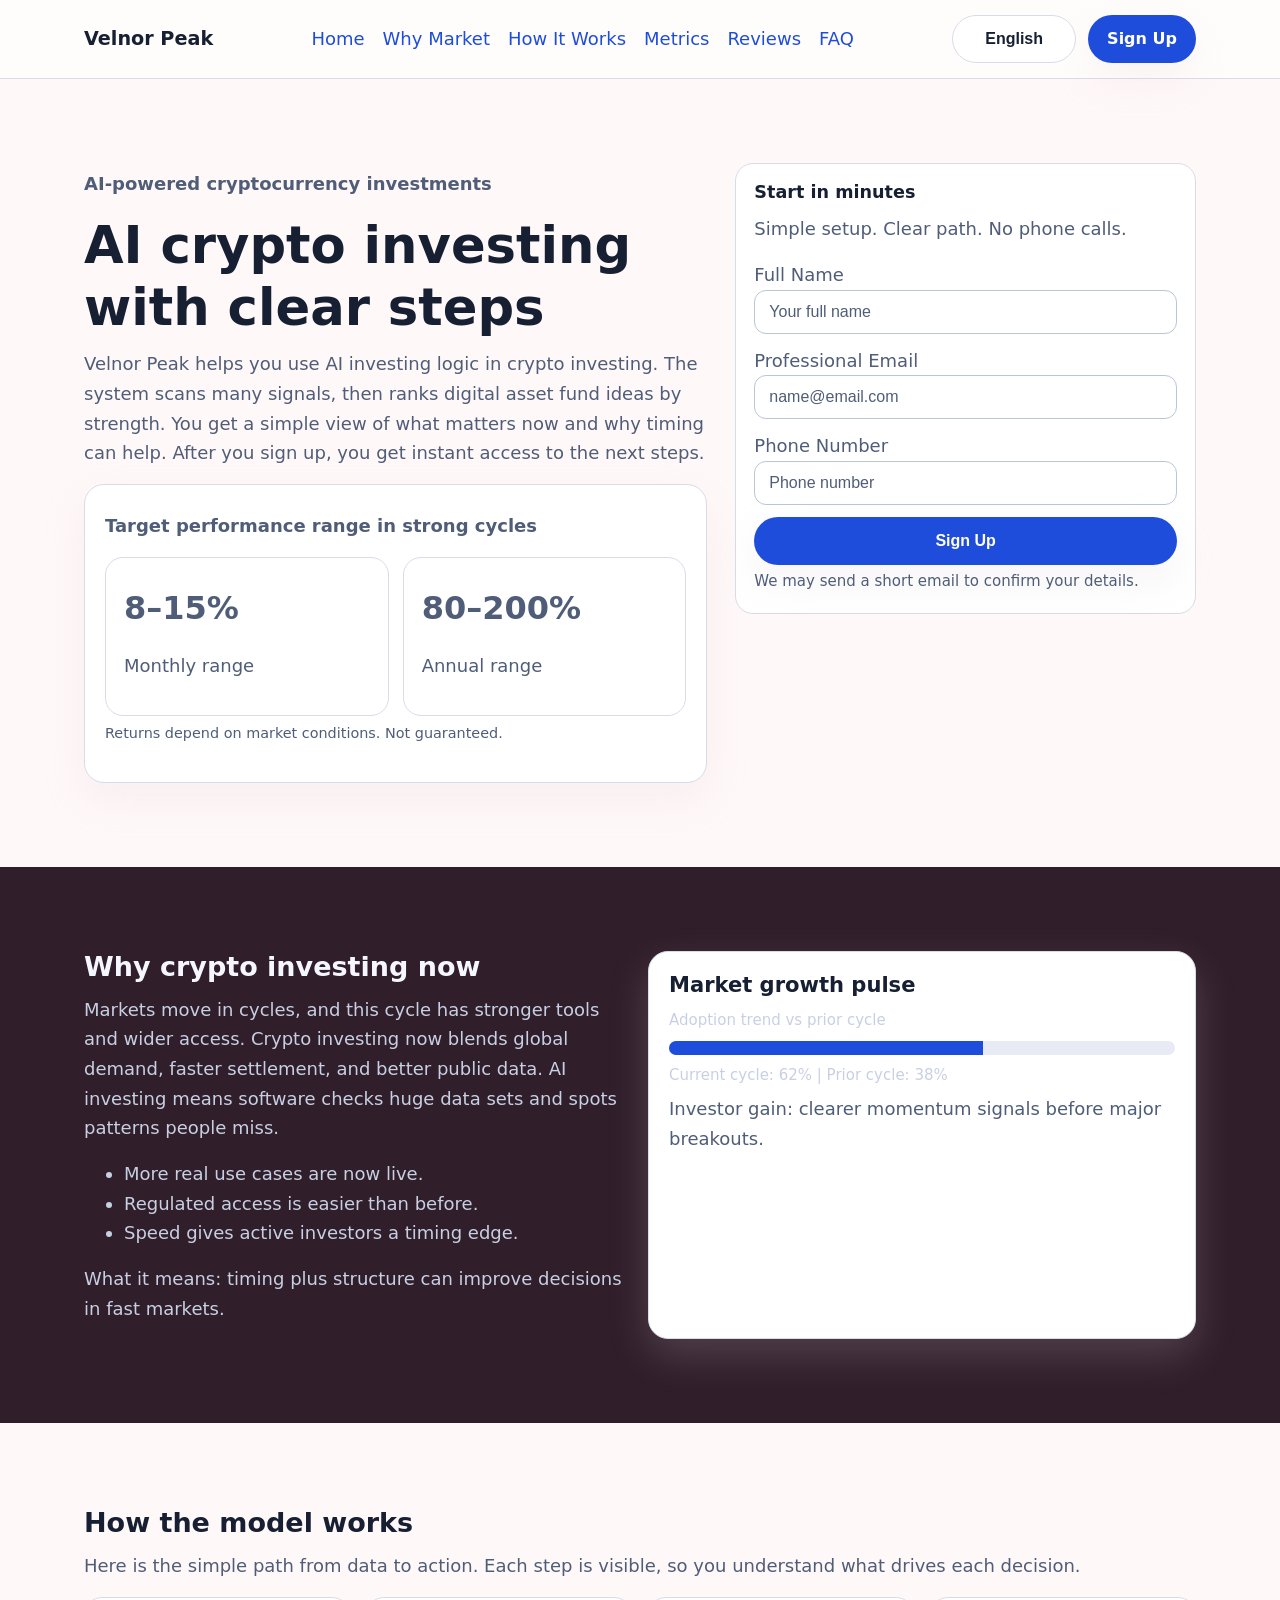
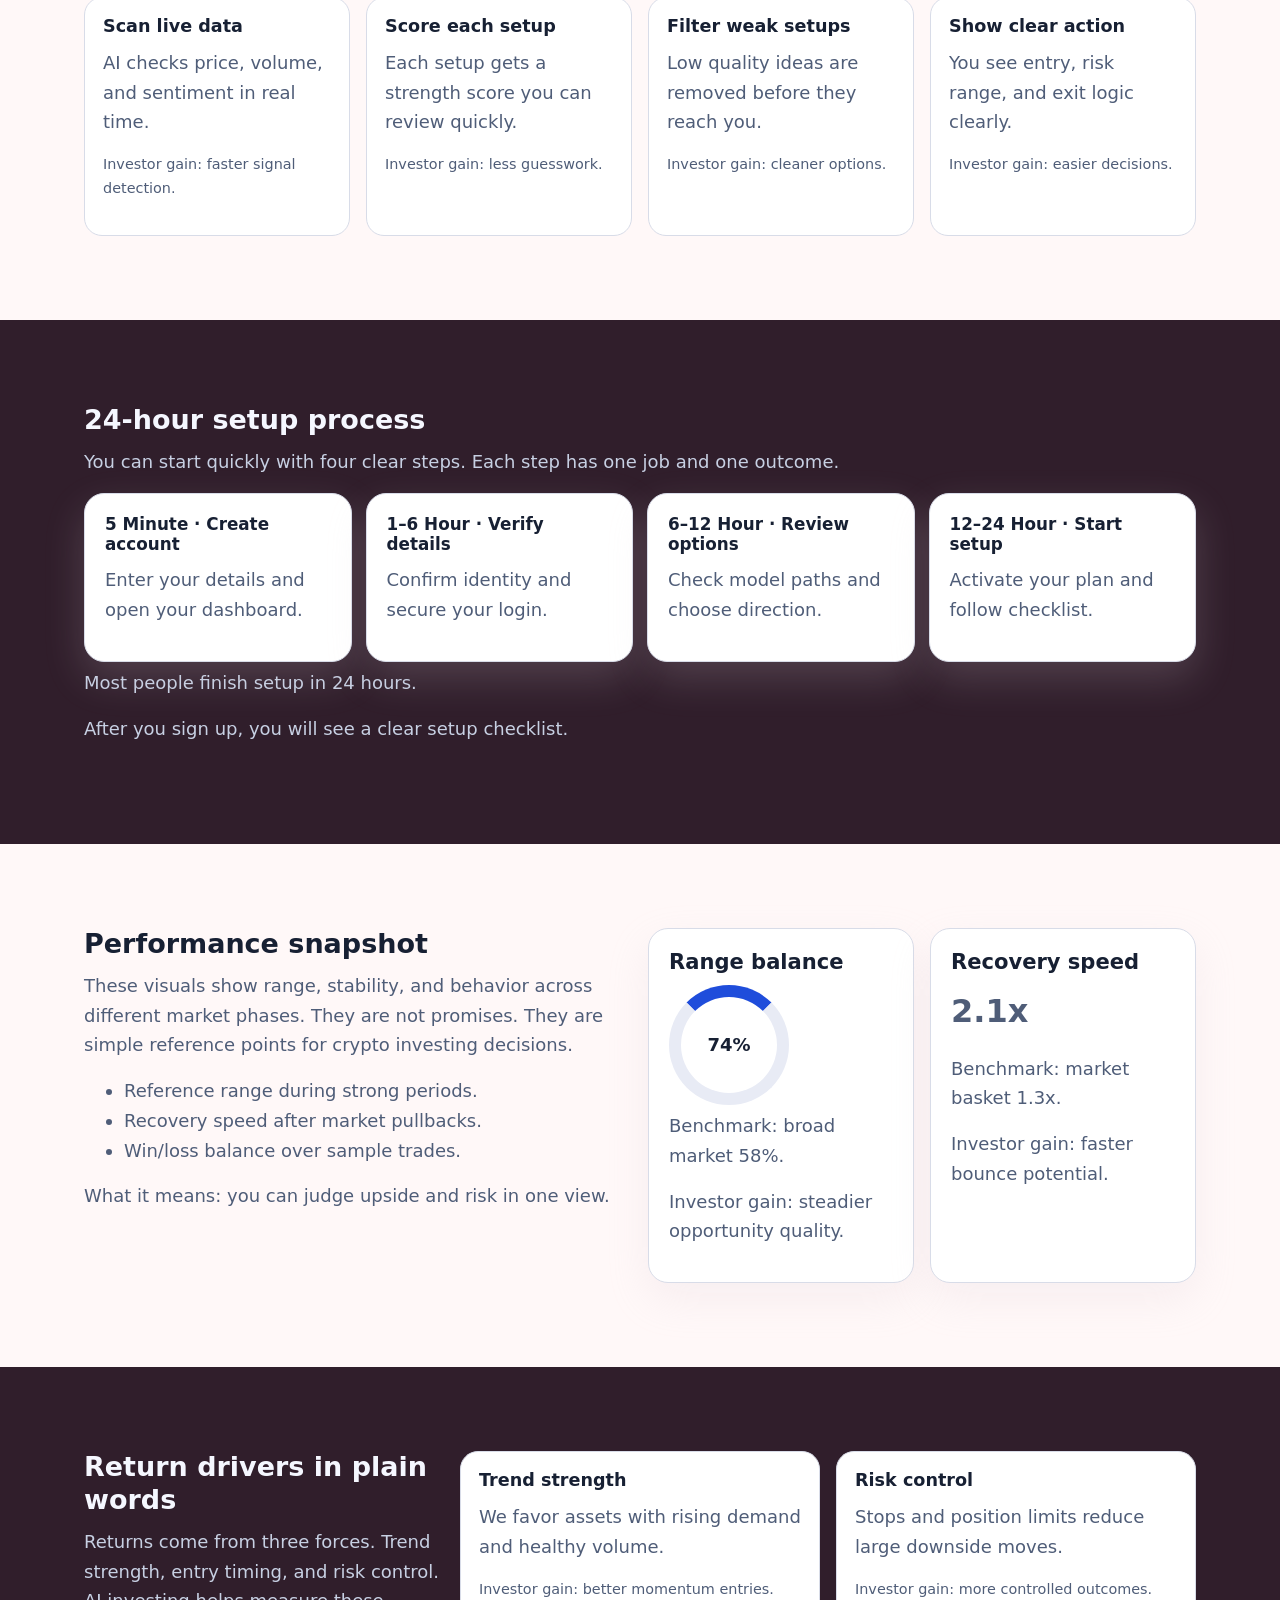
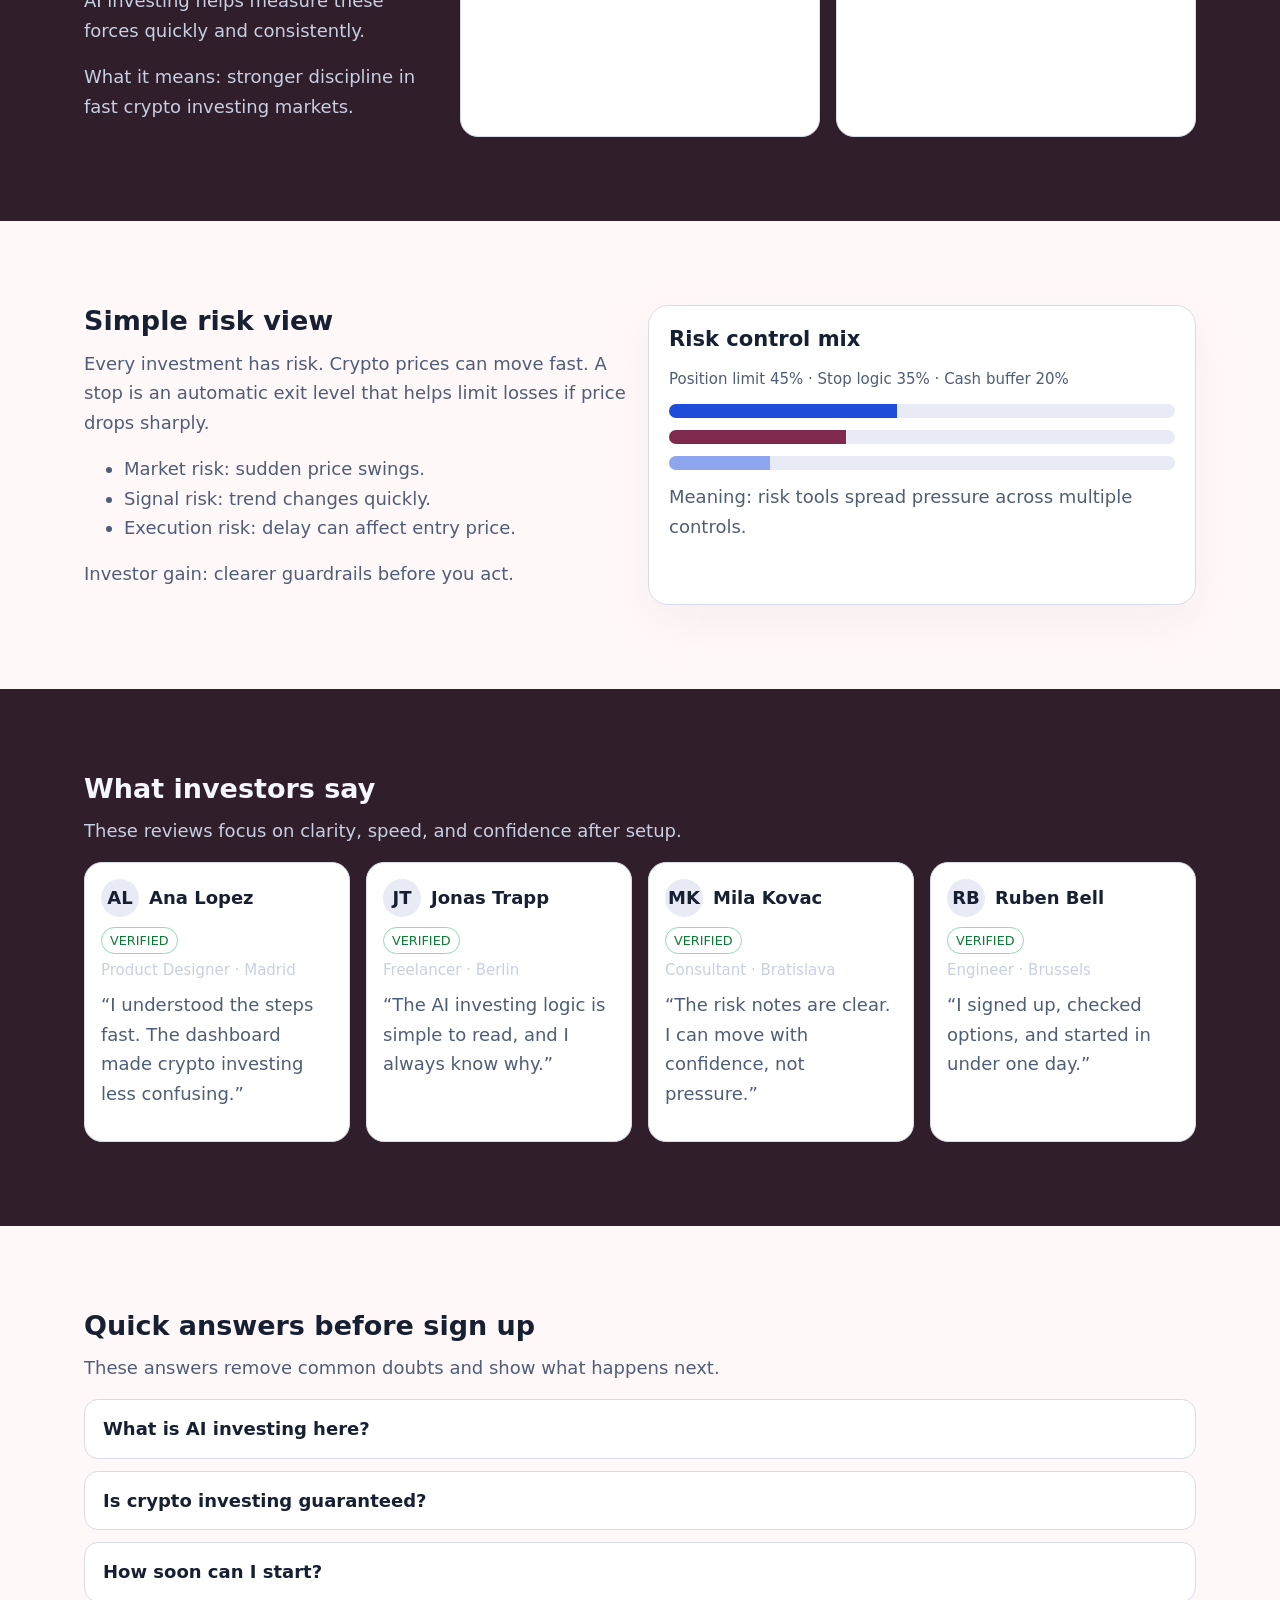
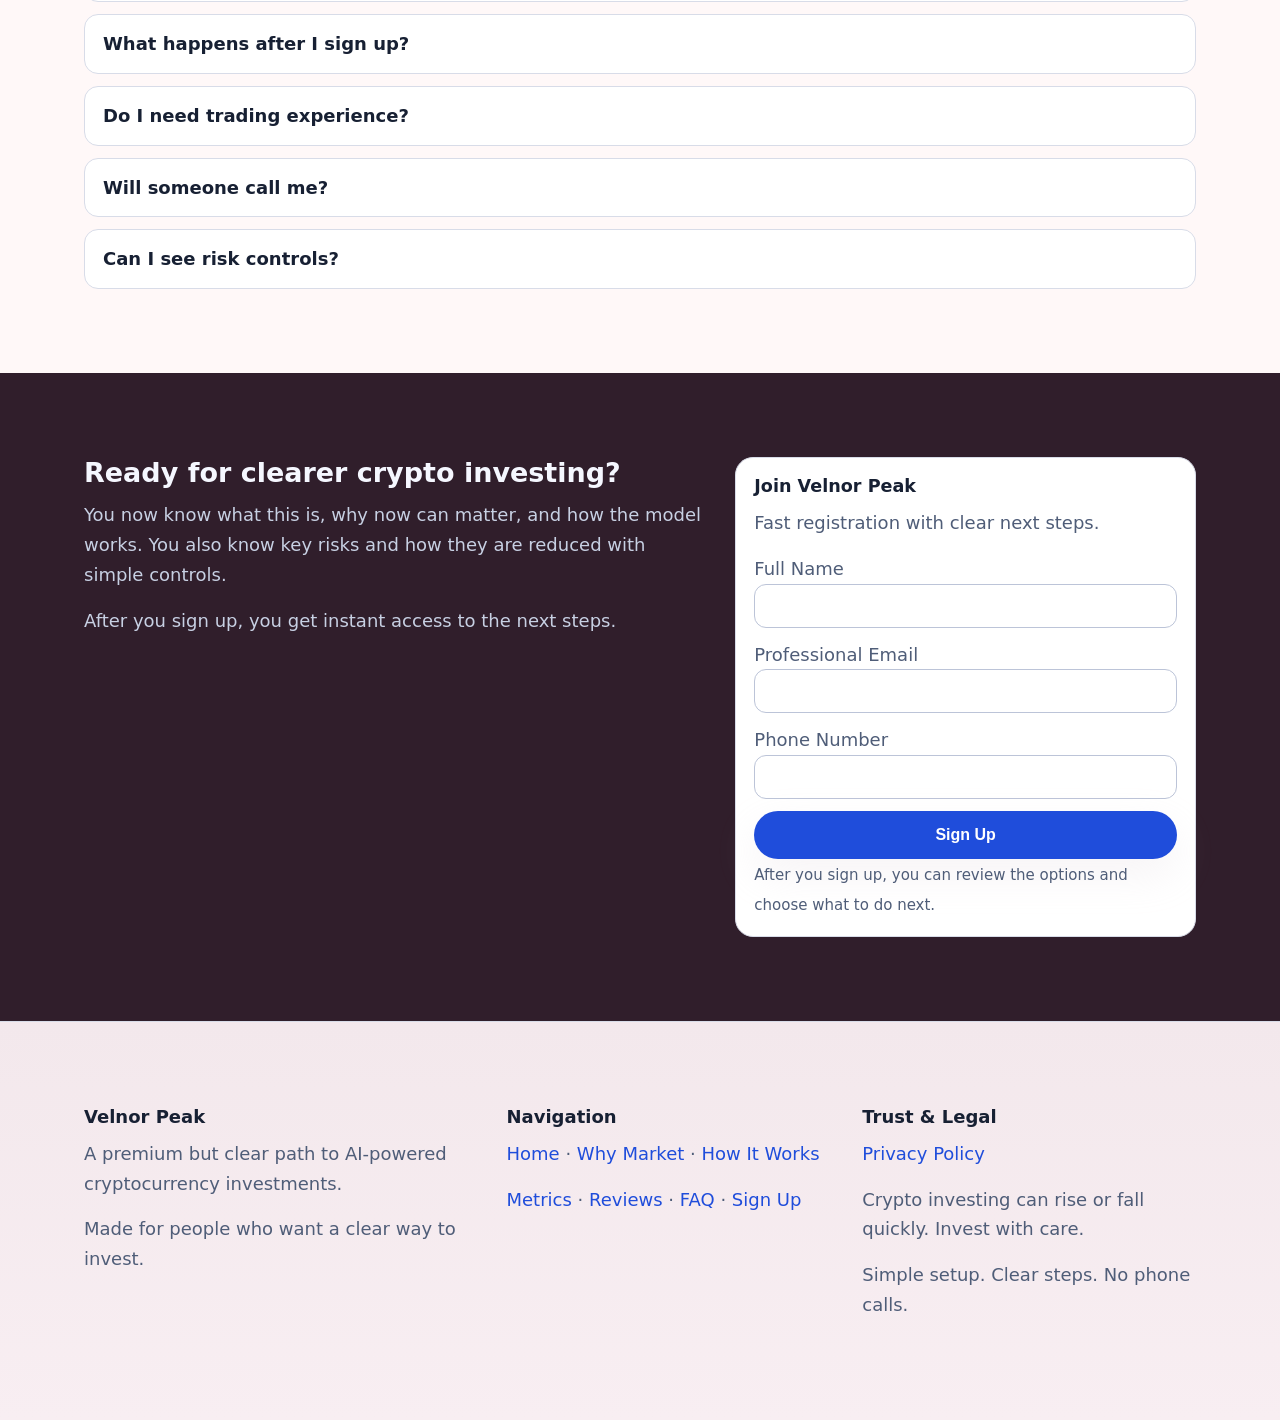
<file: index.html>
<!doctype html>
<html lang="en">
<head>
  <meta charset="UTF-8" />
  <meta name="viewport" content="width=device-width, initial-scale=1.0" />
  <title>Velnor Peak | AI Crypto Investing (English)</title>
  <meta name="description" content="Learn AI-powered crypto investing with simple steps, clear risks, and fast sign up. Page view: English." />
  <link rel="canonical" href="https://velnorpeak.com/index.html" />
  <link rel="alternate" hreflang="en" href="https://velnorpeak.com/index.html" />
  <link rel="alternate" hreflang="de" href="https://velnorpeak.com/de/index.html" />
  <link rel="alternate" hreflang="fr" href="https://velnorpeak.com/fr/index.html" />
  <link rel="alternate" hreflang="es" href="https://velnorpeak.com/es/index.html" />
  <link rel="alternate" hreflang="it" href="https://velnorpeak.com/it/index.html" />
  <link rel="alternate" hreflang="tr" href="https://velnorpeak.com/tr/index.html" />
  <link rel="alternate" hreflang="pt" href="https://velnorpeak.com/pt/index.html" />
  <link rel="alternate" hreflang="ja" href="https://velnorpeak.com/jp/index.html" />
  <link rel="alternate" hreflang="sk" href="https://velnorpeak.com/sk/index.html" />
  <link rel="alternate" hreflang="nl-BE" href="https://velnorpeak.com/be/index.html" />
  <meta property="og:title" content="Velnor Peak | AI Crypto Investing (English)" />
  <meta property="og:description" content="Learn AI-powered crypto investing with simple steps, clear risks, and fast sign up. Page view: English." />
  <meta property="og:type" content="website" />
  <meta property="og:url" content="https://velnorpeak.com/index.html" />
  <meta name="twitter:card" content="summary_large_image" />
  <meta name="twitter:title" content="Velnor Peak | AI Crypto Investing (English)" />
  <meta name="twitter:description" content="Learn AI-powered crypto investing with simple steps, clear risks, and fast sign up. Page view: English." />
  <link rel="stylesheet" href="assets/style.css" />
  <script defer src="assets/app.js"></script>
</head>
<body>
<header>
  <div class="container header-row">
    <div class="brand">Velnor Peak</div>
    <nav class="nav-desktop" aria-label="Primary">
      <a href="#home">Home</a><a href="#market">Why Market</a><a href="#model">How It Works</a><a href="#metrics">Metrics</a><a href="#reviews">Reviews</a><a href="#faq">FAQ</a>
    </nav>
    <div class="right-zone">
      <div class="lang">
        <button class="lang-toggle" aria-label="Language menu">English</button>
        <div class="lang-menu">
          <a href="index.html"><svg class="flag" viewBox="0 0 20 20" aria-hidden="true"><circle cx="10" cy="10" r="9" fill="#e8ebf5"></circle><text x="10" y="13" text-anchor="middle" font-size="7" fill="#172033">GB</text></svg>English</a>
<a href="de/index.html"><svg class="flag" viewBox="0 0 20 20" aria-hidden="true"><circle cx="10" cy="10" r="9" fill="#e8ebf5"></circle><text x="10" y="13" text-anchor="middle" font-size="7" fill="#172033">DE</text></svg>Deutsch</a>
<a href="fr/index.html"><svg class="flag" viewBox="0 0 20 20" aria-hidden="true"><circle cx="10" cy="10" r="9" fill="#e8ebf5"></circle><text x="10" y="13" text-anchor="middle" font-size="7" fill="#172033">FR</text></svg>Français</a>
<a href="es/index.html"><svg class="flag" viewBox="0 0 20 20" aria-hidden="true"><circle cx="10" cy="10" r="9" fill="#e8ebf5"></circle><text x="10" y="13" text-anchor="middle" font-size="7" fill="#172033">ES</text></svg>Español</a>
<a href="it/index.html"><svg class="flag" viewBox="0 0 20 20" aria-hidden="true"><circle cx="10" cy="10" r="9" fill="#e8ebf5"></circle><text x="10" y="13" text-anchor="middle" font-size="7" fill="#172033">IT</text></svg>Italiano</a>
<a href="tr/index.html"><svg class="flag" viewBox="0 0 20 20" aria-hidden="true"><circle cx="10" cy="10" r="9" fill="#e8ebf5"></circle><text x="10" y="13" text-anchor="middle" font-size="7" fill="#172033">TR</text></svg>Türkçe</a>
<a href="pt/index.html"><svg class="flag" viewBox="0 0 20 20" aria-hidden="true"><circle cx="10" cy="10" r="9" fill="#e8ebf5"></circle><text x="10" y="13" text-anchor="middle" font-size="7" fill="#172033">PT</text></svg>Português</a>
<a href="jp/index.html"><svg class="flag" viewBox="0 0 20 20" aria-hidden="true"><circle cx="10" cy="10" r="9" fill="#e8ebf5"></circle><text x="10" y="13" text-anchor="middle" font-size="7" fill="#172033">JP</text></svg>日本語</a>
<a href="sk/index.html"><svg class="flag" viewBox="0 0 20 20" aria-hidden="true"><circle cx="10" cy="10" r="9" fill="#e8ebf5"></circle><text x="10" y="13" text-anchor="middle" font-size="7" fill="#172033">SK</text></svg>Slovak</a>
<a href="be/index.html"><svg class="flag" viewBox="0 0 20 20" aria-hidden="true"><circle cx="10" cy="10" r="9" fill="#e8ebf5"></circle><text x="10" y="13" text-anchor="middle" font-size="7" fill="#172033">BE</text></svg>Nederlands (BE)</a>
        </div>
      </div>
      <a class="btn btn-primary" href="#signup">Sign Up</a>
    </div>
    <button id="burger" class="mobile-toggle" aria-label="Open menu" aria-expanded="false">☰</button>
  </div>
</header>
<div id="backdrop" class="backdrop"></div>
<aside id="drawer" class="drawer" aria-hidden="true">
  <button id="drawerClose" class="btn" aria-label="Close menu">✕</button>
  <nav aria-label="Mobile">
    <p><a href="#home">Home</a></p><p><a href="#market">Why Market</a></p><p><a href="#model">How It Works</a></p><p><a href="#metrics">Metrics</a></p><p><a href="#reviews">Reviews</a></p><p><a href="#faq">FAQ</a></p>
  </nav>
  <div class="lang" style="margin-block:14px">
    <button class="lang-toggle" aria-label="Language menu mobile">English</button>
    <div class="lang-menu"><a href="index.html"><svg class="flag" viewBox="0 0 20 20" aria-hidden="true"><circle cx="10" cy="10" r="9" fill="#e8ebf5"></circle><text x="10" y="13" text-anchor="middle" font-size="7" fill="#172033">GB</text></svg>English</a>
<a href="de/index.html"><svg class="flag" viewBox="0 0 20 20" aria-hidden="true"><circle cx="10" cy="10" r="9" fill="#e8ebf5"></circle><text x="10" y="13" text-anchor="middle" font-size="7" fill="#172033">DE</text></svg>Deutsch</a>
<a href="fr/index.html"><svg class="flag" viewBox="0 0 20 20" aria-hidden="true"><circle cx="10" cy="10" r="9" fill="#e8ebf5"></circle><text x="10" y="13" text-anchor="middle" font-size="7" fill="#172033">FR</text></svg>Français</a>
<a href="es/index.html"><svg class="flag" viewBox="0 0 20 20" aria-hidden="true"><circle cx="10" cy="10" r="9" fill="#e8ebf5"></circle><text x="10" y="13" text-anchor="middle" font-size="7" fill="#172033">ES</text></svg>Español</a>
<a href="it/index.html"><svg class="flag" viewBox="0 0 20 20" aria-hidden="true"><circle cx="10" cy="10" r="9" fill="#e8ebf5"></circle><text x="10" y="13" text-anchor="middle" font-size="7" fill="#172033">IT</text></svg>Italiano</a>
<a href="tr/index.html"><svg class="flag" viewBox="0 0 20 20" aria-hidden="true"><circle cx="10" cy="10" r="9" fill="#e8ebf5"></circle><text x="10" y="13" text-anchor="middle" font-size="7" fill="#172033">TR</text></svg>Türkçe</a>
<a href="pt/index.html"><svg class="flag" viewBox="0 0 20 20" aria-hidden="true"><circle cx="10" cy="10" r="9" fill="#e8ebf5"></circle><text x="10" y="13" text-anchor="middle" font-size="7" fill="#172033">PT</text></svg>Português</a>
<a href="jp/index.html"><svg class="flag" viewBox="0 0 20 20" aria-hidden="true"><circle cx="10" cy="10" r="9" fill="#e8ebf5"></circle><text x="10" y="13" text-anchor="middle" font-size="7" fill="#172033">JP</text></svg>日本語</a>
<a href="sk/index.html"><svg class="flag" viewBox="0 0 20 20" aria-hidden="true"><circle cx="10" cy="10" r="9" fill="#e8ebf5"></circle><text x="10" y="13" text-anchor="middle" font-size="7" fill="#172033">SK</text></svg>Slovak</a>
<a href="be/index.html"><svg class="flag" viewBox="0 0 20 20" aria-hidden="true"><circle cx="10" cy="10" r="9" fill="#e8ebf5"></circle><text x="10" y="13" text-anchor="middle" font-size="7" fill="#172033">BE</text></svg>Nederlands (BE)</a></div>
  </div>
  <a class="btn btn-primary" href="#signup">Sign Up</a>
</aside>

<section id="home" class="section light hero">
  <div class="container hero-grid">
    <div>
      <p class="kicker">AI-powered cryptocurrency investments</p>
      <h1>AI crypto investing with clear steps</h1>
      <p>Velnor Peak helps you use AI investing logic in crypto investing. The system scans many signals, then ranks digital asset fund ideas by strength. You get a simple view of what matters now and why timing can help. After you sign up, you get instant access to the next steps.</p>
      <div class="hero-panel">
        <p><strong>Target performance range in strong cycles</strong></p>
        <div class="performance">
          <div class="card"><p class="big-number">8–15%</p><p>Monthly range</p></div>
          <div class="card"><p class="big-number">80–200%</p><p>Annual range</p></div>
        </div>
        <p class="tiny muted">Returns depend on market conditions. Not guaranteed.</p>
      </div>
    </div>
    <form class="form-card card" id="signup" aria-label="Lead form">
      <h3 class="form-title">Start in minutes</h3>
      <p class="form-sub">Simple setup. Clear path. No phone calls.</p>
      <div class="form-stack">
        <label>Full Name<input type="text" name="name" placeholder="Your full name" required /></label>
        <label>Professional Email<input type="email" name="email" placeholder="name@email.com" required /></label>
        <label>Phone Number<input type="tel" name="phone" placeholder="Phone number" required /></label>
        <button class="btn btn-primary" type="submit">Sign Up</button>
      </div>
      <small>We may send a short email to confirm your details.</small>
    </form>
  </div>
</section>

<section id="market" class="section dark">
  <div class="container grid-2">
    <div>
      <h2>Why crypto investing now</h2>
      <p>Markets move in cycles, and this cycle has stronger tools and wider access. Crypto investing now blends global demand, faster settlement, and better public data. AI investing means software checks huge data sets and spots patterns people miss.</p>
      <ul>
        <li>More real use cases are now live.</li>
        <li>Regulated access is easier than before.</li>
        <li>Speed gives active investors a timing edge.</li>
      </ul>
      <p>What it means: timing plus structure can improve decisions in fast markets.</p>
    </div>
    <div class="visual-card">
      <h3>Market growth pulse</h3>
      <div class="bar-dual">
        <small>Adoption trend vs prior cycle</small>
        <div class="bar"><span class="a"></span></div>
        <small>Current cycle: 62% | Prior cycle: 38%</small>
      </div>
      <p>Investor gain: clearer momentum signals before major breakouts.</p>
    </div>
  </div>
</section>

<section id="model" class="section light">
  <div class="container">
    <h2>How the model works</h2>
    <p>Here is the simple path from data to action. Each step is visible, so you understand what drives each decision.</p>
    <div class="grid-4">
      <article class="card"><h3>Scan live data</h3><p>AI checks price, volume, and sentiment in real time.</p><p class="muted tiny">Investor gain: faster signal detection.</p></article>
      <article class="card"><h3>Score each setup</h3><p>Each setup gets a strength score you can review quickly.</p><p class="muted tiny">Investor gain: less guesswork.</p></article>
      <article class="card"><h3>Filter weak setups</h3><p>Low quality ideas are removed before they reach you.</p><p class="muted tiny">Investor gain: cleaner options.</p></article>
      <article class="card"><h3>Show clear action</h3><p>You see entry, risk range, and exit logic clearly.</p><p class="muted tiny">Investor gain: easier decisions.</p></article>
    </div>
  </div>
</section>

<section class="section dark">
  <div class="container">
    <h2>24-hour setup process</h2>
    <p>You can start quickly with four clear steps. Each step has one job and one outcome.</p>
    <div class="process-row">
      <div class="process-card"><h3>5 Minute · Create account</h3><p>Enter your details and open your dashboard.</p></div>
      <div class="process-card"><h3>1–6 Hour · Verify details</h3><p>Confirm identity and secure your login.</p></div>
      <div class="process-card"><h3>6–12 Hour · Review options</h3><p>Check model paths and choose direction.</p></div>
      <div class="process-card"><h3>12–24 Hour · Start setup</h3><p>Activate your plan and follow checklist.</p></div>
    </div>
    <p>Most people finish setup in 24 hours.</p>
    <p>After you sign up, you will see a clear setup checklist.</p>
  </div>
</section>

<section id="metrics" class="section light">
  <div class="container grid-2">
    <div>
      <h2>Performance snapshot</h2>
      <p>These visuals show range, stability, and behavior across different market phases. They are not promises. They are simple reference points for crypto investing decisions.</p>
      <ul><li>Reference range during strong periods.</li><li>Recovery speed after market pullbacks.</li><li>Win/loss balance over sample trades.</li></ul>
      <p>What it means: you can judge upside and risk in one view.</p>
    </div>
    <div class="grid-2">
      <div class="metric-card"><h3>Range balance</h3><div class="ring">74%</div><p>Benchmark: broad market 58%.</p><p>Investor gain: steadier opportunity quality.</p></div>
      <div class="metric-card"><h3>Recovery speed</h3><p class="big-number">2.1x</p><p>Benchmark: market basket 1.3x.</p><p>Investor gain: faster bounce potential.</p></div>
    </div>
  </div>
</section>

<section class="section dark">
  <div class="container grid-3">
    <div>
      <h2>Return drivers in plain words</h2>
      <p>Returns come from three forces. Trend strength, entry timing, and risk control. AI investing helps measure these forces quickly and consistently.</p>
      <p>What it means: stronger discipline in fast crypto investing markets.</p>
    </div>
    <article class="card"><h3>Trend strength</h3><p>We favor assets with rising demand and healthy volume.</p><p class="muted tiny">Investor gain: better momentum entries.</p></article>
    <article class="card"><h3>Risk control</h3><p>Stops and position limits reduce large downside moves.</p><p class="muted tiny">Investor gain: more controlled outcomes.</p></article>
  </div>
</section>

<section class="section light">
  <div class="container grid-2">
    <div>
      <h2>Simple risk view</h2>
      <p>Every investment has risk. Crypto prices can move fast. A stop is an automatic exit level that helps limit losses if price drops sharply.</p>
      <ul><li>Market risk: sudden price swings.</li><li>Signal risk: trend changes quickly.</li><li>Execution risk: delay can affect entry price.</li></ul>
      <p>Investor gain: clearer guardrails before you act.</p>
    </div>
    <div class="visual-card">
      <h3>Risk control mix</h3>
      <small>Position limit 45% · Stop logic 35% · Cash buffer 20%</small>
      <div class="bar" style="margin:12px 0"><span class="a" style="width:45%"></span></div>
      <div class="bar" style="margin:12px 0"><span class="b" style="width:35%"></span></div>
      <div class="bar" style="margin:12px 0"><span class="a" style="width:20%;background:#8ea5f0"></span></div>
      <p>Meaning: risk tools spread pressure across multiple controls.</p>
    </div>
  </div>
</section>

<section id="reviews" class="section dark">
  <div class="container">
    <h2>What investors say</h2>
    <p>These reviews focus on clarity, speed, and confidence after setup.</p>
    <div class="grid-4">
      <article class="review-card"><div class="review-head"><div class="avatar">AL</div><strong>Ana Lopez</strong><span class="verified">VERIFIED</span></div><small>Product Designer · Madrid</small><p>“I understood the steps fast. The dashboard made crypto investing less confusing.”</p></article>
      <article class="review-card"><div class="review-head"><div class="avatar">JT</div><strong>Jonas Trapp</strong><span class="verified">VERIFIED</span></div><small>Freelancer · Berlin</small><p>“The AI investing logic is simple to read, and I always know why.”</p></article>
      <article class="review-card"><div class="review-head"><div class="avatar">MK</div><strong>Mila Kovac</strong><span class="verified">VERIFIED</span></div><small>Consultant · Bratislava</small><p>“The risk notes are clear. I can move with confidence, not pressure.”</p></article>
      <article class="review-card"><div class="review-head"><div class="avatar">RB</div><strong>Ruben Bell</strong><span class="verified">VERIFIED</span></div><small>Engineer · Brussels</small><p>“I signed up, checked options, and started in under one day.”</p></article>
    </div>
  </div>
</section>

<section id="faq" class="section light">
  <div class="container">
    <h2>Quick answers before sign up</h2>
    <p>These answers remove common doubts and show what happens next.</p>
    <div class="faq-wrap">
      <details class="faq-item"><summary>What is AI investing here?</summary><p>AI investing means software reads market data and ranks setups by strength.</p></details>
      <details class="faq-item"><summary>Is crypto investing guaranteed?</summary><p>No. Returns can change with market conditions, and losses are possible.</p></details>
      <details class="faq-item"><summary>How soon can I start?</summary><p>Most people finish setup in one day and see next steps instantly.</p></details>
      <details class="faq-item"><summary>What happens after I sign up?</summary><p>After you sign up, you can review the options and choose what to do next.</p></details>
      <details class="faq-item"><summary>Do I need trading experience?</summary><p>No. The flow uses simple language and a guided checklist.</p></details>
      <details class="faq-item"><summary>Will someone call me?</summary><p>No phone calls. We may send a short email to confirm details.</p></details>
      <details class="faq-item"><summary>Can I see risk controls?</summary><p>Yes. You can view stop logic, position limits, and scenario notes.</p></details>
    </div>
  </div>
</section>

<section class="section dark">
  <div class="container hero-grid">
    <div>
      <h2>Ready for clearer crypto investing?</h2>
      <p>You now know what this is, why now can matter, and how the model works. You also know key risks and how they are reduced with simple controls.</p>
      <p>After you sign up, you get instant access to the next steps.</p>
    </div>
    <form class="form-card card" aria-label="Final lead form">
      <h3>Join Velnor Peak</h3>
      <p>Fast registration with clear next steps.</p>
      <div class="form-stack">
        <label>Full Name<input type="text" required></label>
        <label>Professional Email<input type="email" required></label>
        <label>Phone Number<input type="tel" required></label>
        <button class="btn btn-primary" type="submit">Sign Up</button>
      </div>
      <small>After you sign up, you can review the options and choose what to do next.</small>
    </form>
  </div>
</section>

<footer class="section footer-panel">
  <div class="container footer-grid">
    <div>
      <h4>Velnor Peak</h4>
      <p>A premium but clear path to AI-powered cryptocurrency investments.</p>
      <p>Made for people who want a clear way to invest.</p>
    </div>
    <div>
      <h4>Navigation</h4>
      <p><a href="#home">Home</a> · <a href="#market">Why Market</a> · <a href="#model">How It Works</a></p>
      <p><a href="#metrics">Metrics</a> · <a href="#reviews">Reviews</a> · <a href="#faq">FAQ</a> · <a href="#signup">Sign Up</a></p>
    </div>
    <div>
      <h4>Trust & Legal</h4>
      <p><a href="#" class="privacy-open">Privacy Policy</a></p>
      <p>Crypto investing can rise or fall quickly. Invest with care.</p>
      <p>Simple setup. Clear steps. No phone calls.</p>
    </div>
  </div>
</footer>

<div class="modal" id="privacyModal" aria-hidden="true" role="dialog" aria-label="Privacy Policy">
  <div class="modal-card">
    <div class="modal-top"><h3>Privacy Policy</h3><button id="modalCloseTop" class="btn" aria-label="Close privacy">✕</button></div>
    <p><strong>Introduction:</strong> We explain data use in simple terms so you know what happens.</p>
    <p><strong>Data collection:</strong> We collect name, email, phone, and basic site usage events.</p>
    <p><strong>Legal basis:</strong> We process data for service delivery, consent, and legal obligations.</p>
    <p><strong>Cookies:</strong> Cookies help remember preferences and improve page performance.</p>
    <p><strong>Retention:</strong> We keep data only as long as needed for service and law.</p>
    <p><strong>Third-party sharing:</strong> We use vetted providers for hosting, analytics, and email support.</p>
    <p><strong>Security:</strong> We apply access controls, encryption, and regular security checks.</p>
    <p><strong>User rights:</strong> You can request access, correction, deletion, or processing limits.</p>
    <p><strong>International transfers:</strong> Some providers process data outside your country with safeguards.</p>
    <p><strong>Industry risk disclosure:</strong> Digital assets are volatile and can lose value quickly.</p>
    <p><strong>Contact:</strong> privacy@velnorpeak.com for policy questions and rights requests.</p>
    <button id="modalCloseBottom" class="btn">Close</button>
  </div>
</div>

<script type="application/ld+json">{"@context":"https://schema.org","@type":"Organization","name":"Velnor Peak","url":"https://velnorpeak.com"}</script>
<script type="application/ld+json">{"@context":"https://schema.org","@type":"WebSite","name":"Velnor Peak","url":"https://velnorpeak.com"}</script>
<script type="application/ld+json">{"@context":"https://schema.org","@type":"FAQPage","mainEntity":[{"@type":"Question","name":"What is AI investing here?","acceptedAnswer":{"@type":"Answer","text":"AI investing means software reads market data and ranks setups by strength."}},{"@type":"Question","name":"What happens after I sign up?","acceptedAnswer":{"@type":"Answer","text":"After you sign up, you can review the options and choose what to do next."}}]}</script>
<script type="application/ld+json">{"@context":"https://schema.org","@type":"Review","author":{"@type":"Person","name":"Ana Lopez"},"reviewBody":"I understood the steps fast. The dashboard made crypto investing less confusing.","reviewRating":{"@type":"Rating","ratingValue":"5"}}</script>
</body>
</html>
</file>
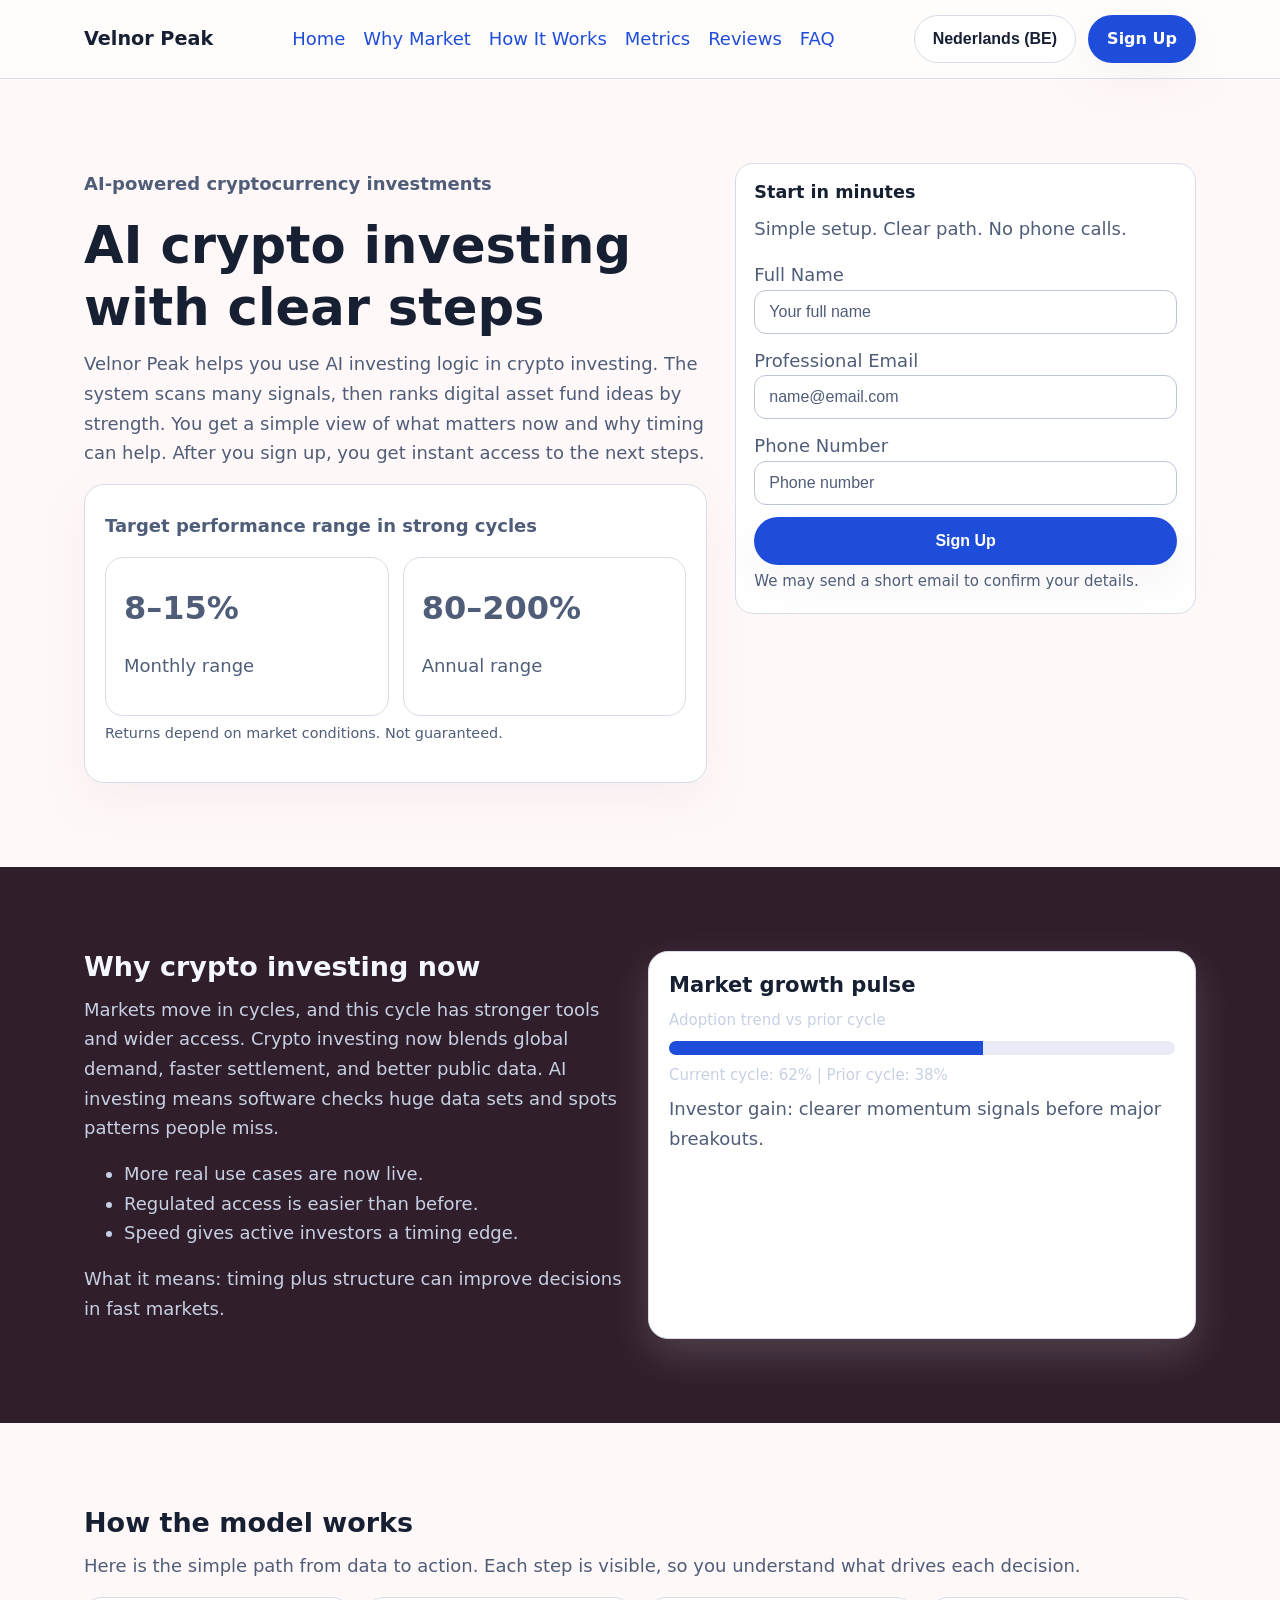
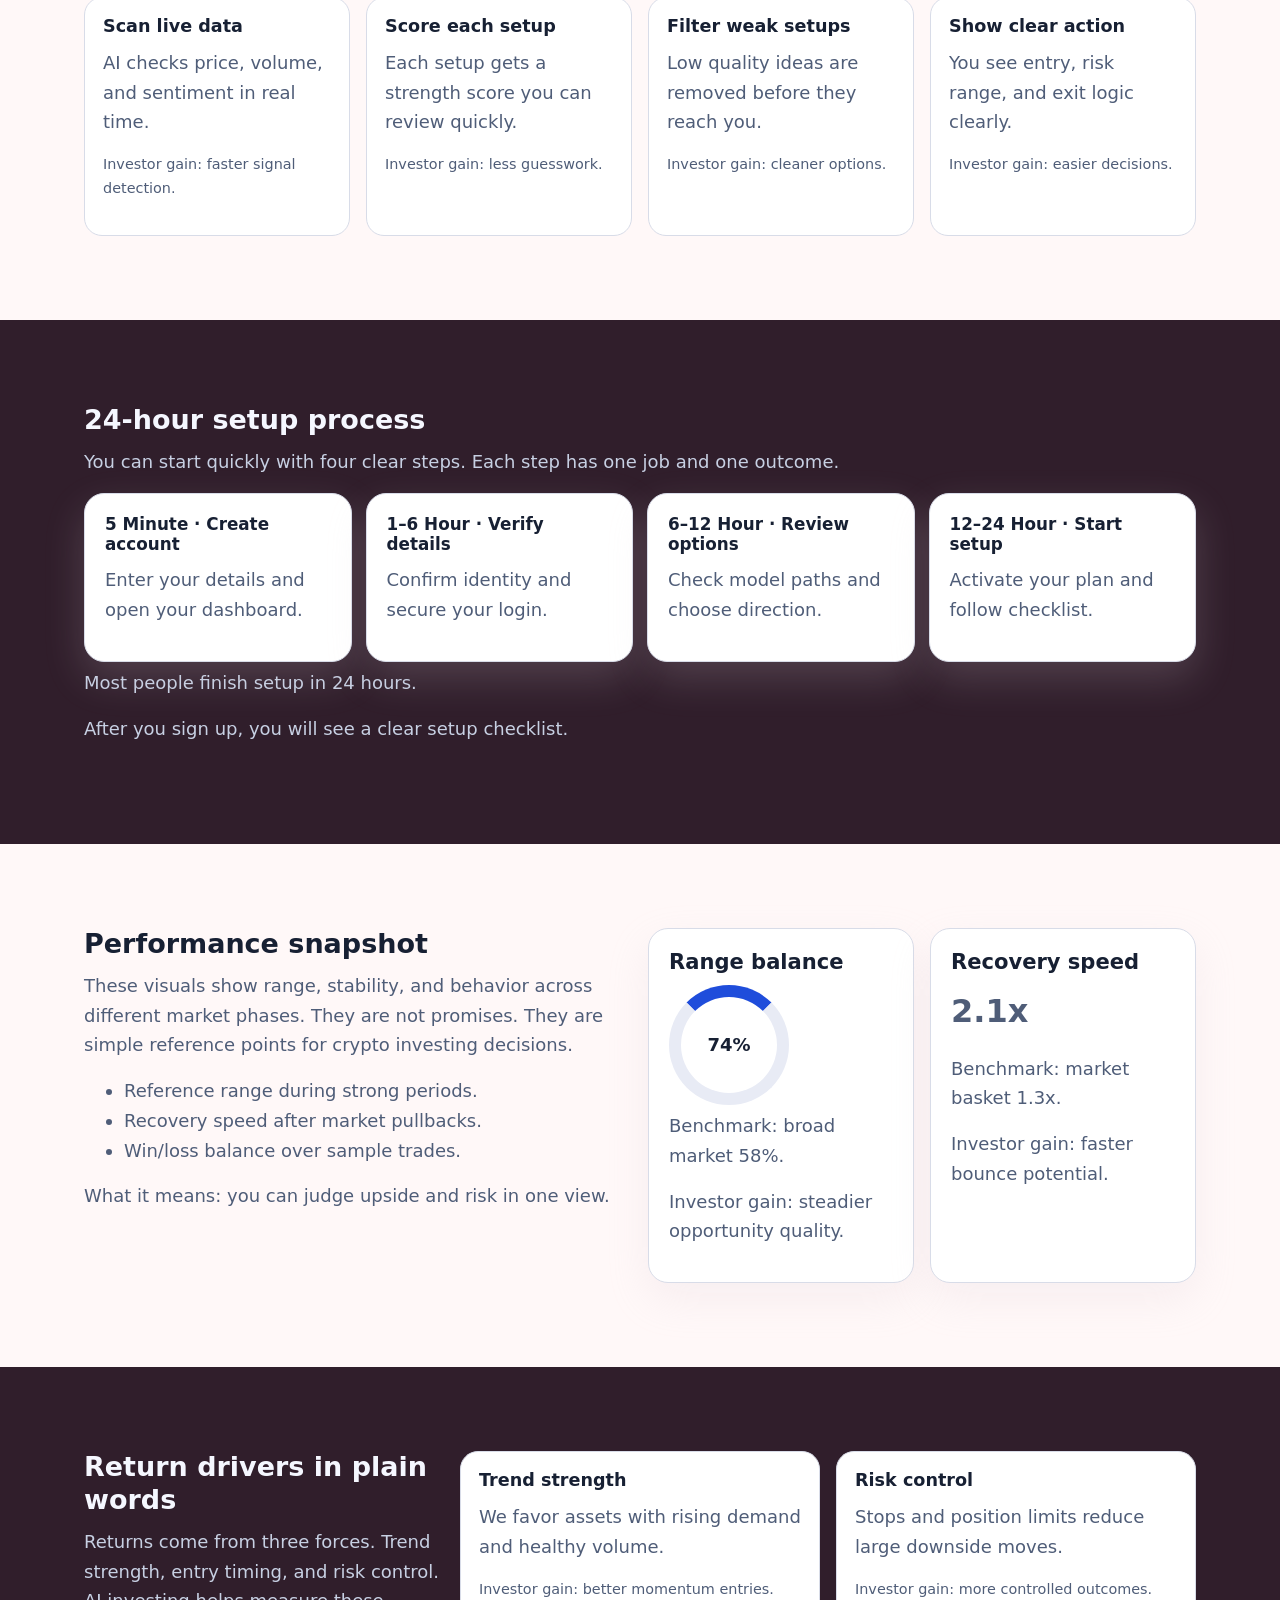
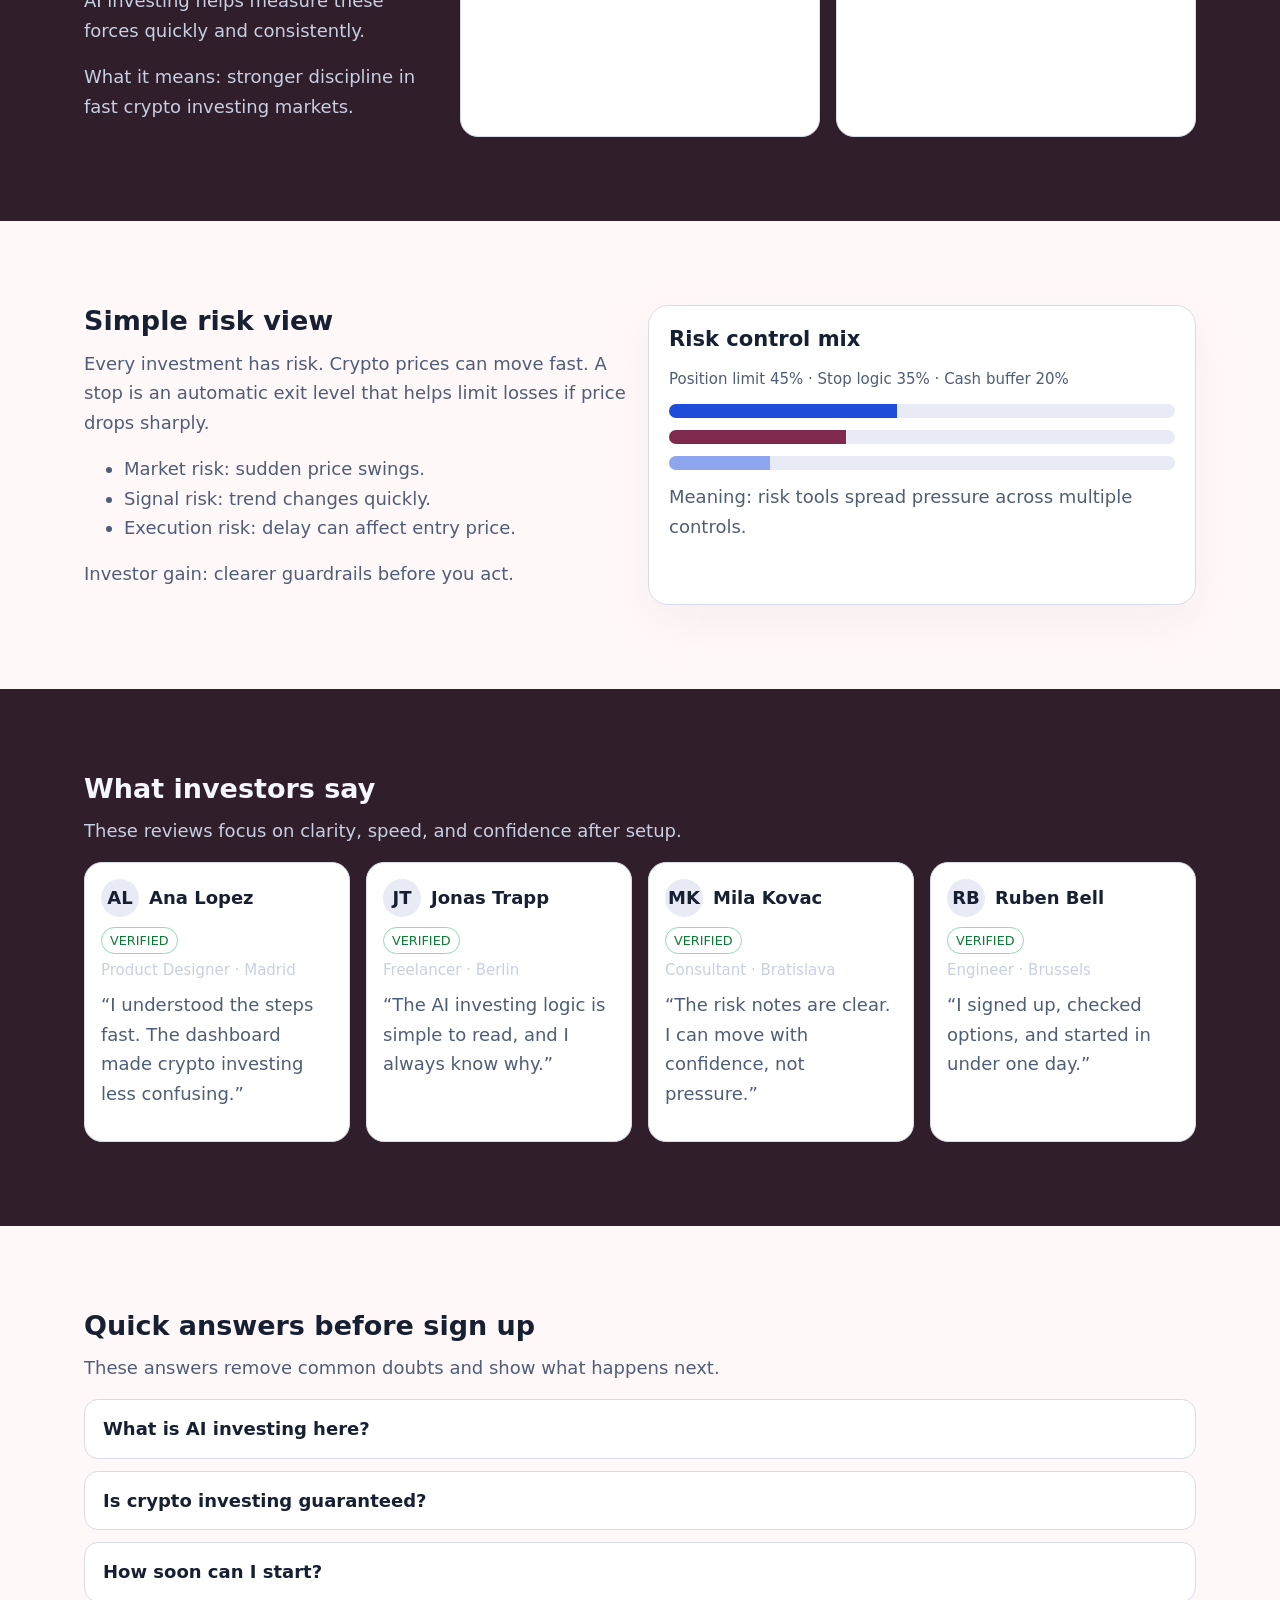
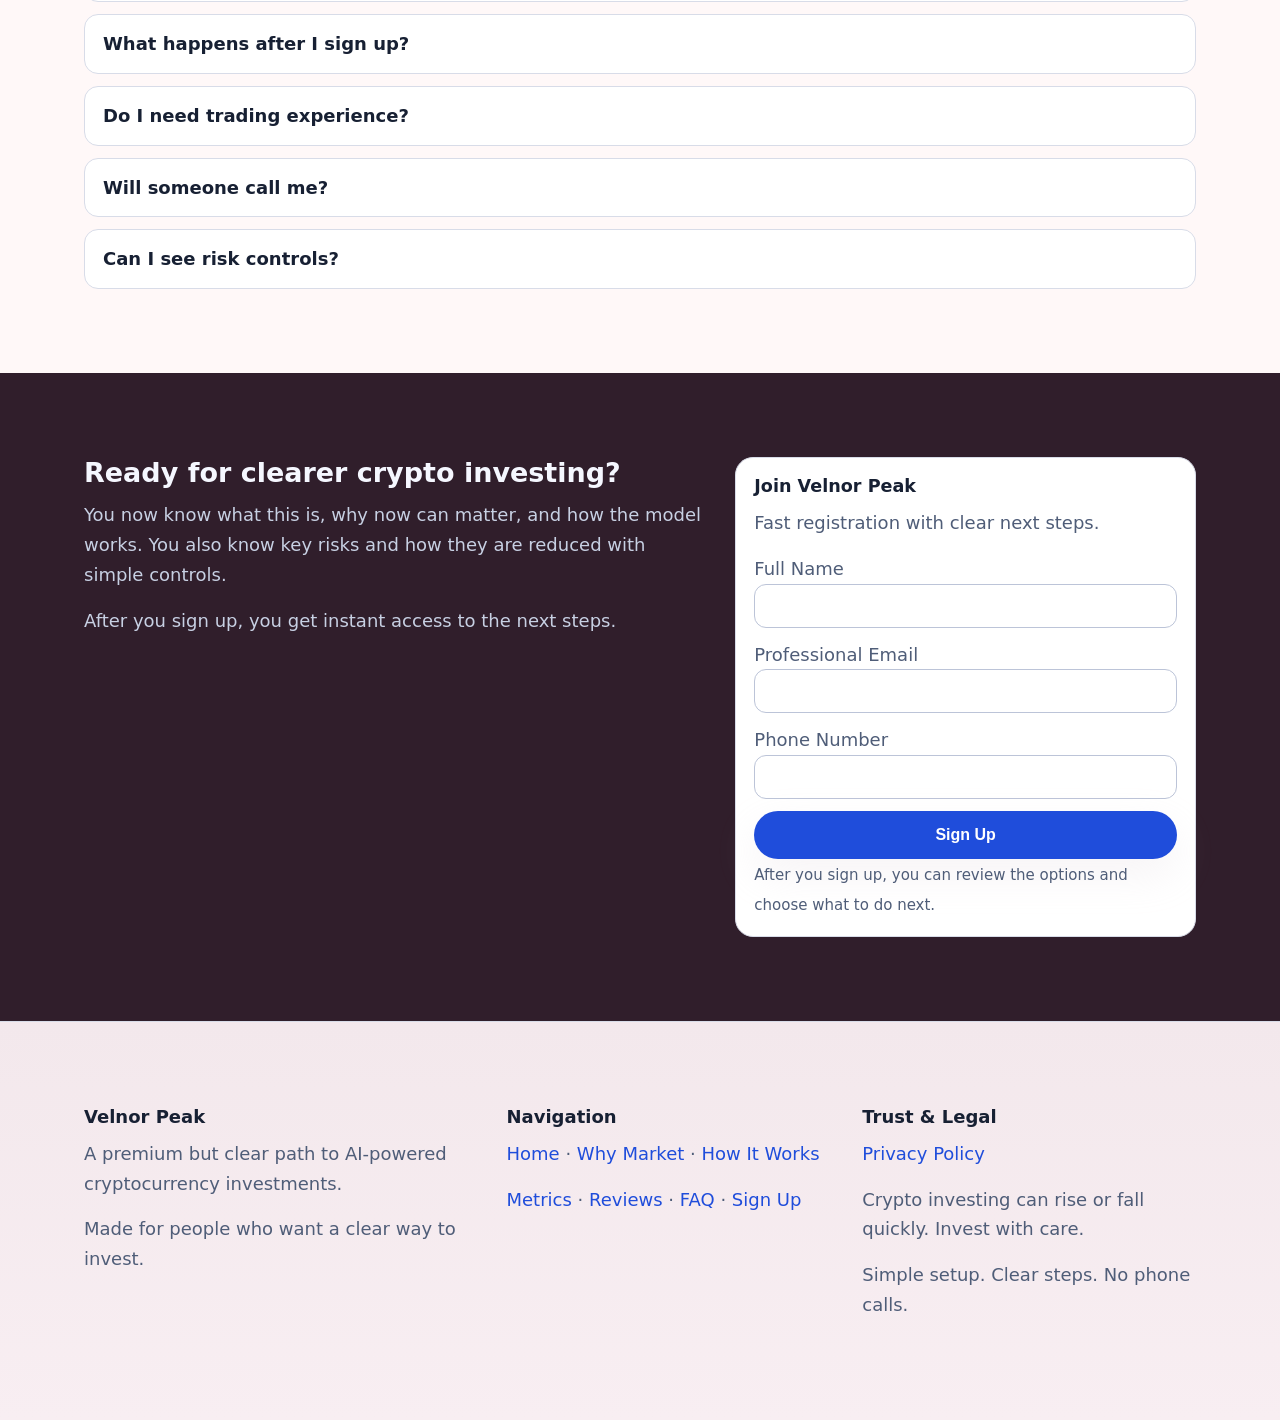
<file: be/index.html>
<!doctype html>
<html lang="en">
<head>
  <meta charset="UTF-8" />
  <meta name="viewport" content="width=device-width, initial-scale=1.0" />
  <title>Velnor Peak | AI Crypto Investing (Nederlands (BE))</title>
  <meta name="description" content="Learn AI-powered crypto investing with simple steps, clear risks, and fast sign up. Page view: Nederlands (BE)." />
  <link rel="canonical" href="https://velnorpeak.com/be/index.html" />
  <link rel="alternate" hreflang="en" href="https://velnorpeak.com/index.html" />
  <link rel="alternate" hreflang="de" href="https://velnorpeak.com/de/index.html" />
  <link rel="alternate" hreflang="fr" href="https://velnorpeak.com/fr/index.html" />
  <link rel="alternate" hreflang="es" href="https://velnorpeak.com/es/index.html" />
  <link rel="alternate" hreflang="it" href="https://velnorpeak.com/it/index.html" />
  <link rel="alternate" hreflang="tr" href="https://velnorpeak.com/tr/index.html" />
  <link rel="alternate" hreflang="pt" href="https://velnorpeak.com/pt/index.html" />
  <link rel="alternate" hreflang="ja" href="https://velnorpeak.com/jp/index.html" />
  <link rel="alternate" hreflang="sk" href="https://velnorpeak.com/sk/index.html" />
  <link rel="alternate" hreflang="nl-BE" href="https://velnorpeak.com/be/index.html" />
  <meta property="og:title" content="Velnor Peak | AI Crypto Investing (Nederlands (BE))" />
  <meta property="og:description" content="Learn AI-powered crypto investing with simple steps, clear risks, and fast sign up. Page view: Nederlands (BE)." />
  <meta property="og:type" content="website" />
  <meta property="og:url" content="https://velnorpeak.com/be/index.html" />
  <meta name="twitter:card" content="summary_large_image" />
  <meta name="twitter:title" content="Velnor Peak | AI Crypto Investing (Nederlands (BE))" />
  <meta name="twitter:description" content="Learn AI-powered crypto investing with simple steps, clear risks, and fast sign up. Page view: Nederlands (BE)." />
  <link rel="stylesheet" href="../assets/style.css" />
  <script defer src="../assets/app.js"></script>
</head>
<body>
<header>
  <div class="container header-row">
    <div class="brand">Velnor Peak</div>
    <nav class="nav-desktop" aria-label="Primary">
      <a href="#home">Home</a><a href="#market">Why Market</a><a href="#model">How It Works</a><a href="#metrics">Metrics</a><a href="#reviews">Reviews</a><a href="#faq">FAQ</a>
    </nav>
    <div class="right-zone">
      <div class="lang">
        <button class="lang-toggle" aria-label="Language menu">Nederlands (BE)</button>
        <div class="lang-menu">
          <a href="../index.html"><svg class="flag" viewBox="0 0 20 20" aria-hidden="true"><circle cx="10" cy="10" r="9" fill="#e8ebf5"></circle><text x="10" y="13" text-anchor="middle" font-size="7" fill="#172033">GB</text></svg>English</a>
<a href="../de/index.html"><svg class="flag" viewBox="0 0 20 20" aria-hidden="true"><circle cx="10" cy="10" r="9" fill="#e8ebf5"></circle><text x="10" y="13" text-anchor="middle" font-size="7" fill="#172033">DE</text></svg>Deutsch</a>
<a href="../fr/index.html"><svg class="flag" viewBox="0 0 20 20" aria-hidden="true"><circle cx="10" cy="10" r="9" fill="#e8ebf5"></circle><text x="10" y="13" text-anchor="middle" font-size="7" fill="#172033">FR</text></svg>Français</a>
<a href="../es/index.html"><svg class="flag" viewBox="0 0 20 20" aria-hidden="true"><circle cx="10" cy="10" r="9" fill="#e8ebf5"></circle><text x="10" y="13" text-anchor="middle" font-size="7" fill="#172033">ES</text></svg>Español</a>
<a href="../it/index.html"><svg class="flag" viewBox="0 0 20 20" aria-hidden="true"><circle cx="10" cy="10" r="9" fill="#e8ebf5"></circle><text x="10" y="13" text-anchor="middle" font-size="7" fill="#172033">IT</text></svg>Italiano</a>
<a href="../tr/index.html"><svg class="flag" viewBox="0 0 20 20" aria-hidden="true"><circle cx="10" cy="10" r="9" fill="#e8ebf5"></circle><text x="10" y="13" text-anchor="middle" font-size="7" fill="#172033">TR</text></svg>Türkçe</a>
<a href="../pt/index.html"><svg class="flag" viewBox="0 0 20 20" aria-hidden="true"><circle cx="10" cy="10" r="9" fill="#e8ebf5"></circle><text x="10" y="13" text-anchor="middle" font-size="7" fill="#172033">PT</text></svg>Português</a>
<a href="../jp/index.html"><svg class="flag" viewBox="0 0 20 20" aria-hidden="true"><circle cx="10" cy="10" r="9" fill="#e8ebf5"></circle><text x="10" y="13" text-anchor="middle" font-size="7" fill="#172033">JP</text></svg>日本語</a>
<a href="../sk/index.html"><svg class="flag" viewBox="0 0 20 20" aria-hidden="true"><circle cx="10" cy="10" r="9" fill="#e8ebf5"></circle><text x="10" y="13" text-anchor="middle" font-size="7" fill="#172033">SK</text></svg>Slovak</a>
<a href="../be/index.html"><svg class="flag" viewBox="0 0 20 20" aria-hidden="true"><circle cx="10" cy="10" r="9" fill="#e8ebf5"></circle><text x="10" y="13" text-anchor="middle" font-size="7" fill="#172033">BE</text></svg>Nederlands (BE)</a>
        </div>
      </div>
      <a class="btn btn-primary" href="#signup">Sign Up</a>
    </div>
    <button id="burger" class="mobile-toggle" aria-label="Open menu" aria-expanded="false">☰</button>
  </div>
</header>
<div id="backdrop" class="backdrop"></div>
<aside id="drawer" class="drawer" aria-hidden="true">
  <button id="drawerClose" class="btn" aria-label="Close menu">✕</button>
  <nav aria-label="Mobile">
    <p><a href="#home">Home</a></p><p><a href="#market">Why Market</a></p><p><a href="#model">How It Works</a></p><p><a href="#metrics">Metrics</a></p><p><a href="#reviews">Reviews</a></p><p><a href="#faq">FAQ</a></p>
  </nav>
  <div class="lang" style="margin-block:14px">
    <button class="lang-toggle" aria-label="Language menu mobile">Nederlands (BE)</button>
    <div class="lang-menu"><a href="../index.html"><svg class="flag" viewBox="0 0 20 20" aria-hidden="true"><circle cx="10" cy="10" r="9" fill="#e8ebf5"></circle><text x="10" y="13" text-anchor="middle" font-size="7" fill="#172033">GB</text></svg>English</a>
<a href="../de/index.html"><svg class="flag" viewBox="0 0 20 20" aria-hidden="true"><circle cx="10" cy="10" r="9" fill="#e8ebf5"></circle><text x="10" y="13" text-anchor="middle" font-size="7" fill="#172033">DE</text></svg>Deutsch</a>
<a href="../fr/index.html"><svg class="flag" viewBox="0 0 20 20" aria-hidden="true"><circle cx="10" cy="10" r="9" fill="#e8ebf5"></circle><text x="10" y="13" text-anchor="middle" font-size="7" fill="#172033">FR</text></svg>Français</a>
<a href="../es/index.html"><svg class="flag" viewBox="0 0 20 20" aria-hidden="true"><circle cx="10" cy="10" r="9" fill="#e8ebf5"></circle><text x="10" y="13" text-anchor="middle" font-size="7" fill="#172033">ES</text></svg>Español</a>
<a href="../it/index.html"><svg class="flag" viewBox="0 0 20 20" aria-hidden="true"><circle cx="10" cy="10" r="9" fill="#e8ebf5"></circle><text x="10" y="13" text-anchor="middle" font-size="7" fill="#172033">IT</text></svg>Italiano</a>
<a href="../tr/index.html"><svg class="flag" viewBox="0 0 20 20" aria-hidden="true"><circle cx="10" cy="10" r="9" fill="#e8ebf5"></circle><text x="10" y="13" text-anchor="middle" font-size="7" fill="#172033">TR</text></svg>Türkçe</a>
<a href="../pt/index.html"><svg class="flag" viewBox="0 0 20 20" aria-hidden="true"><circle cx="10" cy="10" r="9" fill="#e8ebf5"></circle><text x="10" y="13" text-anchor="middle" font-size="7" fill="#172033">PT</text></svg>Português</a>
<a href="../jp/index.html"><svg class="flag" viewBox="0 0 20 20" aria-hidden="true"><circle cx="10" cy="10" r="9" fill="#e8ebf5"></circle><text x="10" y="13" text-anchor="middle" font-size="7" fill="#172033">JP</text></svg>日本語</a>
<a href="../sk/index.html"><svg class="flag" viewBox="0 0 20 20" aria-hidden="true"><circle cx="10" cy="10" r="9" fill="#e8ebf5"></circle><text x="10" y="13" text-anchor="middle" font-size="7" fill="#172033">SK</text></svg>Slovak</a>
<a href="../be/index.html"><svg class="flag" viewBox="0 0 20 20" aria-hidden="true"><circle cx="10" cy="10" r="9" fill="#e8ebf5"></circle><text x="10" y="13" text-anchor="middle" font-size="7" fill="#172033">BE</text></svg>Nederlands (BE)</a></div>
  </div>
  <a class="btn btn-primary" href="#signup">Sign Up</a>
</aside>

<section id="home" class="section light hero">
  <div class="container hero-grid">
    <div>
      <p class="kicker">AI-powered cryptocurrency investments</p>
      <h1>AI crypto investing with clear steps</h1>
      <p>Velnor Peak helps you use AI investing logic in crypto investing. The system scans many signals, then ranks digital asset fund ideas by strength. You get a simple view of what matters now and why timing can help. After you sign up, you get instant access to the next steps.</p>
      <div class="hero-panel">
        <p><strong>Target performance range in strong cycles</strong></p>
        <div class="performance">
          <div class="card"><p class="big-number">8–15%</p><p>Monthly range</p></div>
          <div class="card"><p class="big-number">80–200%</p><p>Annual range</p></div>
        </div>
        <p class="tiny muted">Returns depend on market conditions. Not guaranteed.</p>
      </div>
    </div>
    <form class="form-card card" id="signup" aria-label="Lead form">
      <h3 class="form-title">Start in minutes</h3>
      <p class="form-sub">Simple setup. Clear path. No phone calls.</p>
      <div class="form-stack">
        <label>Full Name<input type="text" name="name" placeholder="Your full name" required /></label>
        <label>Professional Email<input type="email" name="email" placeholder="name@email.com" required /></label>
        <label>Phone Number<input type="tel" name="phone" placeholder="Phone number" required /></label>
        <button class="btn btn-primary" type="submit">Sign Up</button>
      </div>
      <small>We may send a short email to confirm your details.</small>
    </form>
  </div>
</section>

<section id="market" class="section dark">
  <div class="container grid-2">
    <div>
      <h2>Why crypto investing now</h2>
      <p>Markets move in cycles, and this cycle has stronger tools and wider access. Crypto investing now blends global demand, faster settlement, and better public data. AI investing means software checks huge data sets and spots patterns people miss.</p>
      <ul>
        <li>More real use cases are now live.</li>
        <li>Regulated access is easier than before.</li>
        <li>Speed gives active investors a timing edge.</li>
      </ul>
      <p>What it means: timing plus structure can improve decisions in fast markets.</p>
    </div>
    <div class="visual-card">
      <h3>Market growth pulse</h3>
      <div class="bar-dual">
        <small>Adoption trend vs prior cycle</small>
        <div class="bar"><span class="a"></span></div>
        <small>Current cycle: 62% | Prior cycle: 38%</small>
      </div>
      <p>Investor gain: clearer momentum signals before major breakouts.</p>
    </div>
  </div>
</section>

<section id="model" class="section light">
  <div class="container">
    <h2>How the model works</h2>
    <p>Here is the simple path from data to action. Each step is visible, so you understand what drives each decision.</p>
    <div class="grid-4">
      <article class="card"><h3>Scan live data</h3><p>AI checks price, volume, and sentiment in real time.</p><p class="muted tiny">Investor gain: faster signal detection.</p></article>
      <article class="card"><h3>Score each setup</h3><p>Each setup gets a strength score you can review quickly.</p><p class="muted tiny">Investor gain: less guesswork.</p></article>
      <article class="card"><h3>Filter weak setups</h3><p>Low quality ideas are removed before they reach you.</p><p class="muted tiny">Investor gain: cleaner options.</p></article>
      <article class="card"><h3>Show clear action</h3><p>You see entry, risk range, and exit logic clearly.</p><p class="muted tiny">Investor gain: easier decisions.</p></article>
    </div>
  </div>
</section>

<section class="section dark">
  <div class="container">
    <h2>24-hour setup process</h2>
    <p>You can start quickly with four clear steps. Each step has one job and one outcome.</p>
    <div class="process-row">
      <div class="process-card"><h3>5 Minute · Create account</h3><p>Enter your details and open your dashboard.</p></div>
      <div class="process-card"><h3>1–6 Hour · Verify details</h3><p>Confirm identity and secure your login.</p></div>
      <div class="process-card"><h3>6–12 Hour · Review options</h3><p>Check model paths and choose direction.</p></div>
      <div class="process-card"><h3>12–24 Hour · Start setup</h3><p>Activate your plan and follow checklist.</p></div>
    </div>
    <p>Most people finish setup in 24 hours.</p>
    <p>After you sign up, you will see a clear setup checklist.</p>
  </div>
</section>

<section id="metrics" class="section light">
  <div class="container grid-2">
    <div>
      <h2>Performance snapshot</h2>
      <p>These visuals show range, stability, and behavior across different market phases. They are not promises. They are simple reference points for crypto investing decisions.</p>
      <ul><li>Reference range during strong periods.</li><li>Recovery speed after market pullbacks.</li><li>Win/loss balance over sample trades.</li></ul>
      <p>What it means: you can judge upside and risk in one view.</p>
    </div>
    <div class="grid-2">
      <div class="metric-card"><h3>Range balance</h3><div class="ring">74%</div><p>Benchmark: broad market 58%.</p><p>Investor gain: steadier opportunity quality.</p></div>
      <div class="metric-card"><h3>Recovery speed</h3><p class="big-number">2.1x</p><p>Benchmark: market basket 1.3x.</p><p>Investor gain: faster bounce potential.</p></div>
    </div>
  </div>
</section>

<section class="section dark">
  <div class="container grid-3">
    <div>
      <h2>Return drivers in plain words</h2>
      <p>Returns come from three forces. Trend strength, entry timing, and risk control. AI investing helps measure these forces quickly and consistently.</p>
      <p>What it means: stronger discipline in fast crypto investing markets.</p>
    </div>
    <article class="card"><h3>Trend strength</h3><p>We favor assets with rising demand and healthy volume.</p><p class="muted tiny">Investor gain: better momentum entries.</p></article>
    <article class="card"><h3>Risk control</h3><p>Stops and position limits reduce large downside moves.</p><p class="muted tiny">Investor gain: more controlled outcomes.</p></article>
  </div>
</section>

<section class="section light">
  <div class="container grid-2">
    <div>
      <h2>Simple risk view</h2>
      <p>Every investment has risk. Crypto prices can move fast. A stop is an automatic exit level that helps limit losses if price drops sharply.</p>
      <ul><li>Market risk: sudden price swings.</li><li>Signal risk: trend changes quickly.</li><li>Execution risk: delay can affect entry price.</li></ul>
      <p>Investor gain: clearer guardrails before you act.</p>
    </div>
    <div class="visual-card">
      <h3>Risk control mix</h3>
      <small>Position limit 45% · Stop logic 35% · Cash buffer 20%</small>
      <div class="bar" style="margin:12px 0"><span class="a" style="width:45%"></span></div>
      <div class="bar" style="margin:12px 0"><span class="b" style="width:35%"></span></div>
      <div class="bar" style="margin:12px 0"><span class="a" style="width:20%;background:#8ea5f0"></span></div>
      <p>Meaning: risk tools spread pressure across multiple controls.</p>
    </div>
  </div>
</section>

<section id="reviews" class="section dark">
  <div class="container">
    <h2>What investors say</h2>
    <p>These reviews focus on clarity, speed, and confidence after setup.</p>
    <div class="grid-4">
      <article class="review-card"><div class="review-head"><div class="avatar">AL</div><strong>Ana Lopez</strong><span class="verified">VERIFIED</span></div><small>Product Designer · Madrid</small><p>“I understood the steps fast. The dashboard made crypto investing less confusing.”</p></article>
      <article class="review-card"><div class="review-head"><div class="avatar">JT</div><strong>Jonas Trapp</strong><span class="verified">VERIFIED</span></div><small>Freelancer · Berlin</small><p>“The AI investing logic is simple to read, and I always know why.”</p></article>
      <article class="review-card"><div class="review-head"><div class="avatar">MK</div><strong>Mila Kovac</strong><span class="verified">VERIFIED</span></div><small>Consultant · Bratislava</small><p>“The risk notes are clear. I can move with confidence, not pressure.”</p></article>
      <article class="review-card"><div class="review-head"><div class="avatar">RB</div><strong>Ruben Bell</strong><span class="verified">VERIFIED</span></div><small>Engineer · Brussels</small><p>“I signed up, checked options, and started in under one day.”</p></article>
    </div>
  </div>
</section>

<section id="faq" class="section light">
  <div class="container">
    <h2>Quick answers before sign up</h2>
    <p>These answers remove common doubts and show what happens next.</p>
    <div class="faq-wrap">
      <details class="faq-item"><summary>What is AI investing here?</summary><p>AI investing means software reads market data and ranks setups by strength.</p></details>
      <details class="faq-item"><summary>Is crypto investing guaranteed?</summary><p>No. Returns can change with market conditions, and losses are possible.</p></details>
      <details class="faq-item"><summary>How soon can I start?</summary><p>Most people finish setup in one day and see next steps instantly.</p></details>
      <details class="faq-item"><summary>What happens after I sign up?</summary><p>After you sign up, you can review the options and choose what to do next.</p></details>
      <details class="faq-item"><summary>Do I need trading experience?</summary><p>No. The flow uses simple language and a guided checklist.</p></details>
      <details class="faq-item"><summary>Will someone call me?</summary><p>No phone calls. We may send a short email to confirm details.</p></details>
      <details class="faq-item"><summary>Can I see risk controls?</summary><p>Yes. You can view stop logic, position limits, and scenario notes.</p></details>
    </div>
  </div>
</section>

<section class="section dark">
  <div class="container hero-grid">
    <div>
      <h2>Ready for clearer crypto investing?</h2>
      <p>You now know what this is, why now can matter, and how the model works. You also know key risks and how they are reduced with simple controls.</p>
      <p>After you sign up, you get instant access to the next steps.</p>
    </div>
    <form class="form-card card" aria-label="Final lead form">
      <h3>Join Velnor Peak</h3>
      <p>Fast registration with clear next steps.</p>
      <div class="form-stack">
        <label>Full Name<input type="text" required></label>
        <label>Professional Email<input type="email" required></label>
        <label>Phone Number<input type="tel" required></label>
        <button class="btn btn-primary" type="submit">Sign Up</button>
      </div>
      <small>After you sign up, you can review the options and choose what to do next.</small>
    </form>
  </div>
</section>

<footer class="section footer-panel">
  <div class="container footer-grid">
    <div>
      <h4>Velnor Peak</h4>
      <p>A premium but clear path to AI-powered cryptocurrency investments.</p>
      <p>Made for people who want a clear way to invest.</p>
    </div>
    <div>
      <h4>Navigation</h4>
      <p><a href="#home">Home</a> · <a href="#market">Why Market</a> · <a href="#model">How It Works</a></p>
      <p><a href="#metrics">Metrics</a> · <a href="#reviews">Reviews</a> · <a href="#faq">FAQ</a> · <a href="#signup">Sign Up</a></p>
    </div>
    <div>
      <h4>Trust & Legal</h4>
      <p><a href="#" class="privacy-open">Privacy Policy</a></p>
      <p>Crypto investing can rise or fall quickly. Invest with care.</p>
      <p>Simple setup. Clear steps. No phone calls.</p>
    </div>
  </div>
</footer>

<div class="modal" id="privacyModal" aria-hidden="true" role="dialog" aria-label="Privacy Policy">
  <div class="modal-card">
    <div class="modal-top"><h3>Privacy Policy</h3><button id="modalCloseTop" class="btn" aria-label="Close privacy">✕</button></div>
    <p><strong>Introduction:</strong> We explain data use in simple terms so you know what happens.</p>
    <p><strong>Data collection:</strong> We collect name, email, phone, and basic site usage events.</p>
    <p><strong>Legal basis:</strong> We process data for service delivery, consent, and legal obligations.</p>
    <p><strong>Cookies:</strong> Cookies help remember preferences and improve page performance.</p>
    <p><strong>Retention:</strong> We keep data only as long as needed for service and law.</p>
    <p><strong>Third-party sharing:</strong> We use vetted providers for hosting, analytics, and email support.</p>
    <p><strong>Security:</strong> We apply access controls, encryption, and regular security checks.</p>
    <p><strong>User rights:</strong> You can request access, correction, deletion, or processing limits.</p>
    <p><strong>International transfers:</strong> Some providers process data outside your country with safeguards.</p>
    <p><strong>Industry risk disclosure:</strong> Digital assets are volatile and can lose value quickly.</p>
    <p><strong>Contact:</strong> privacy@velnorpeak.com for policy questions and rights requests.</p>
    <button id="modalCloseBottom" class="btn">Close</button>
  </div>
</div>

<script type="application/ld+json">{"@context":"https://schema.org","@type":"Organization","name":"Velnor Peak","url":"https://velnorpeak.com"}</script>
<script type="application/ld+json">{"@context":"https://schema.org","@type":"WebSite","name":"Velnor Peak","url":"https://velnorpeak.com"}</script>
<script type="application/ld+json">{"@context":"https://schema.org","@type":"FAQPage","mainEntity":[{"@type":"Question","name":"What is AI investing here?","acceptedAnswer":{"@type":"Answer","text":"AI investing means software reads market data and ranks setups by strength."}},{"@type":"Question","name":"What happens after I sign up?","acceptedAnswer":{"@type":"Answer","text":"After you sign up, you can review the options and choose what to do next."}}]}</script>
<script type="application/ld+json">{"@context":"https://schema.org","@type":"Review","author":{"@type":"Person","name":"Ana Lopez"},"reviewBody":"I understood the steps fast. The dashboard made crypto investing less confusing.","reviewRating":{"@type":"Rating","ratingValue":"5"}}</script>
</body>
</html>
</file>
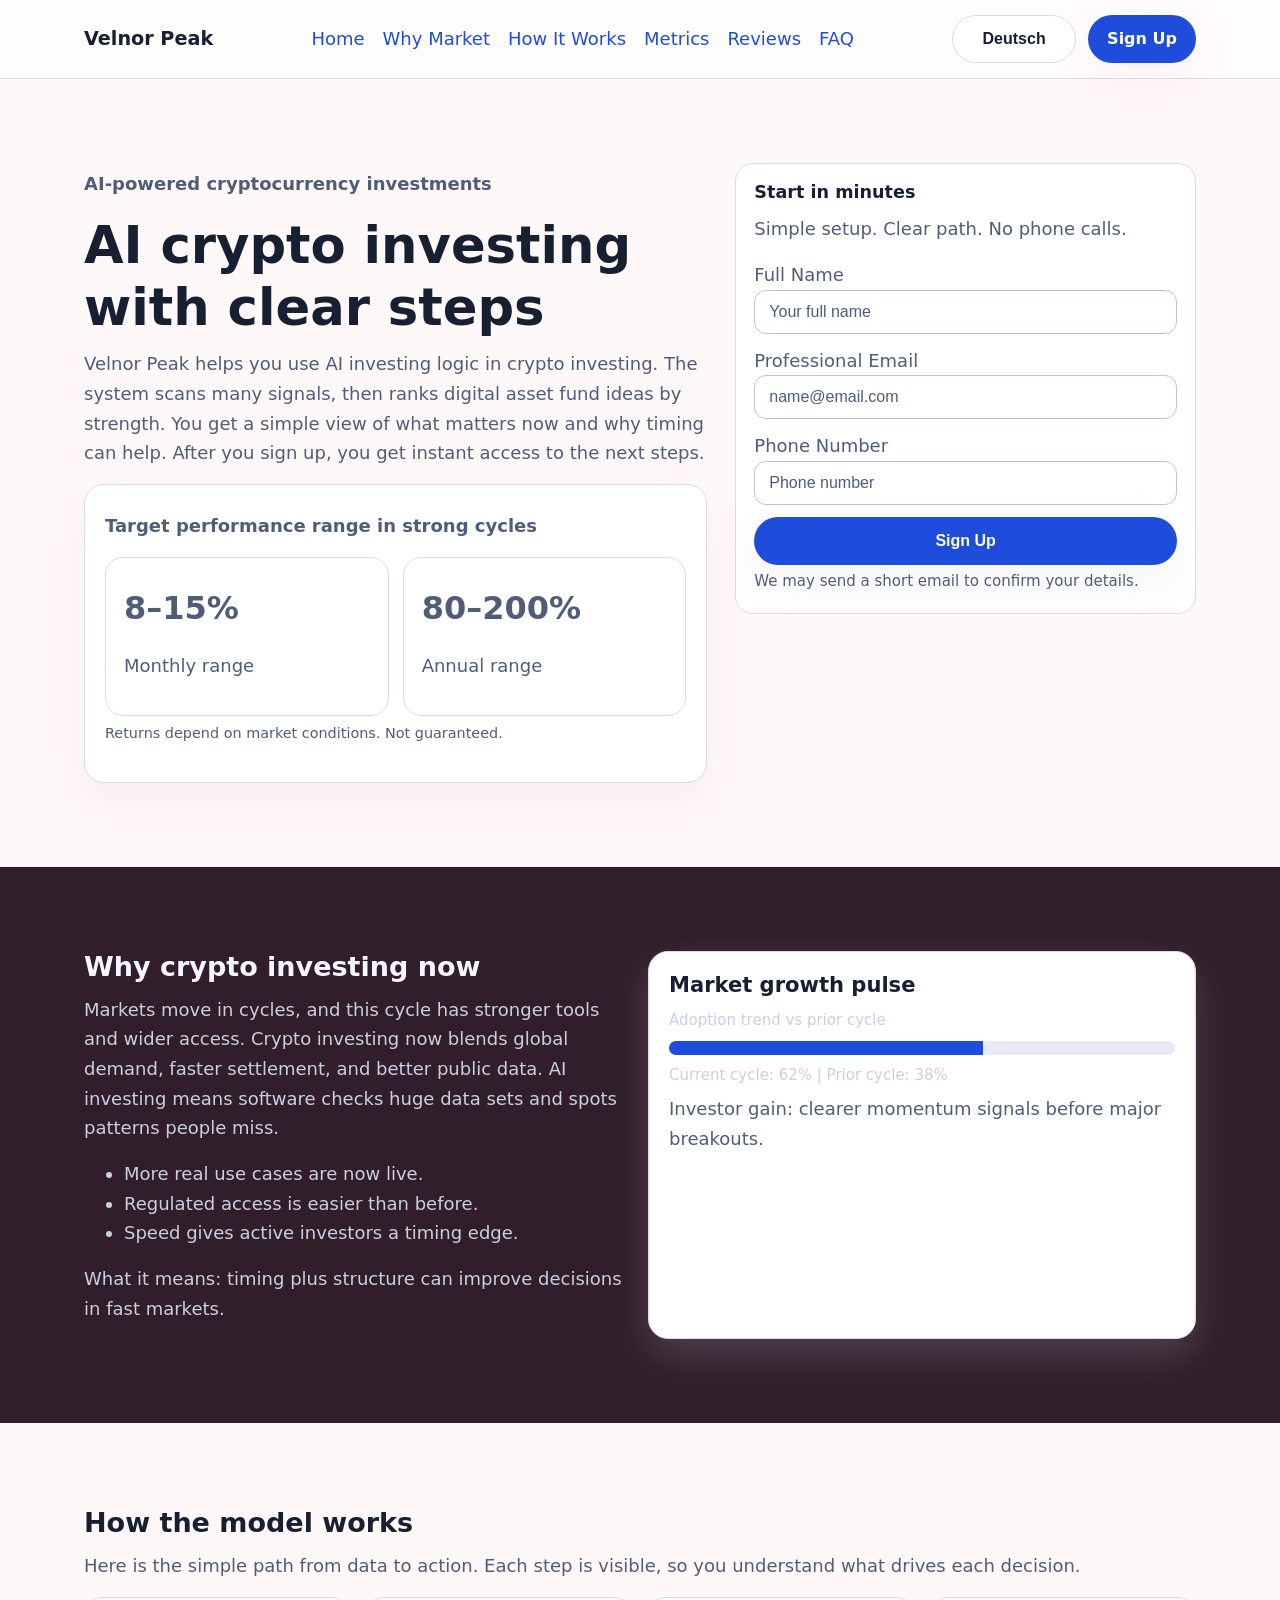
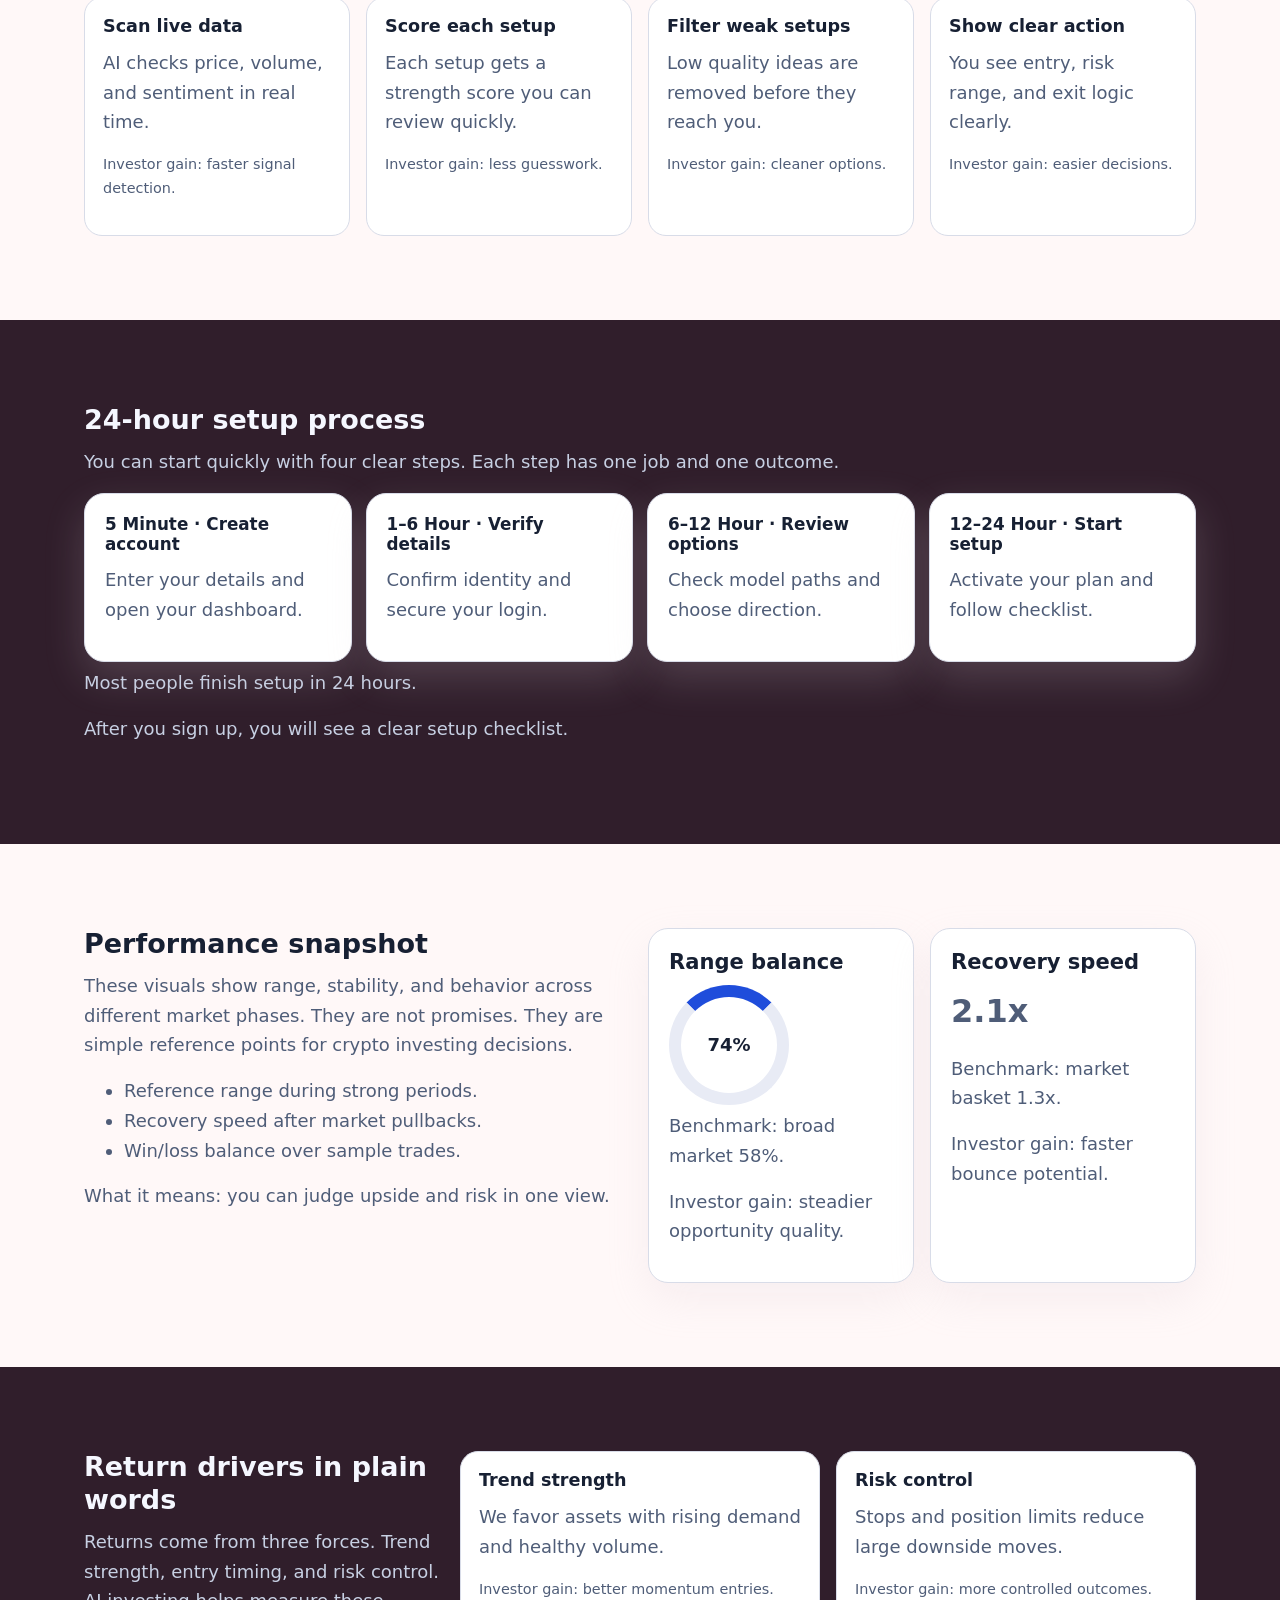
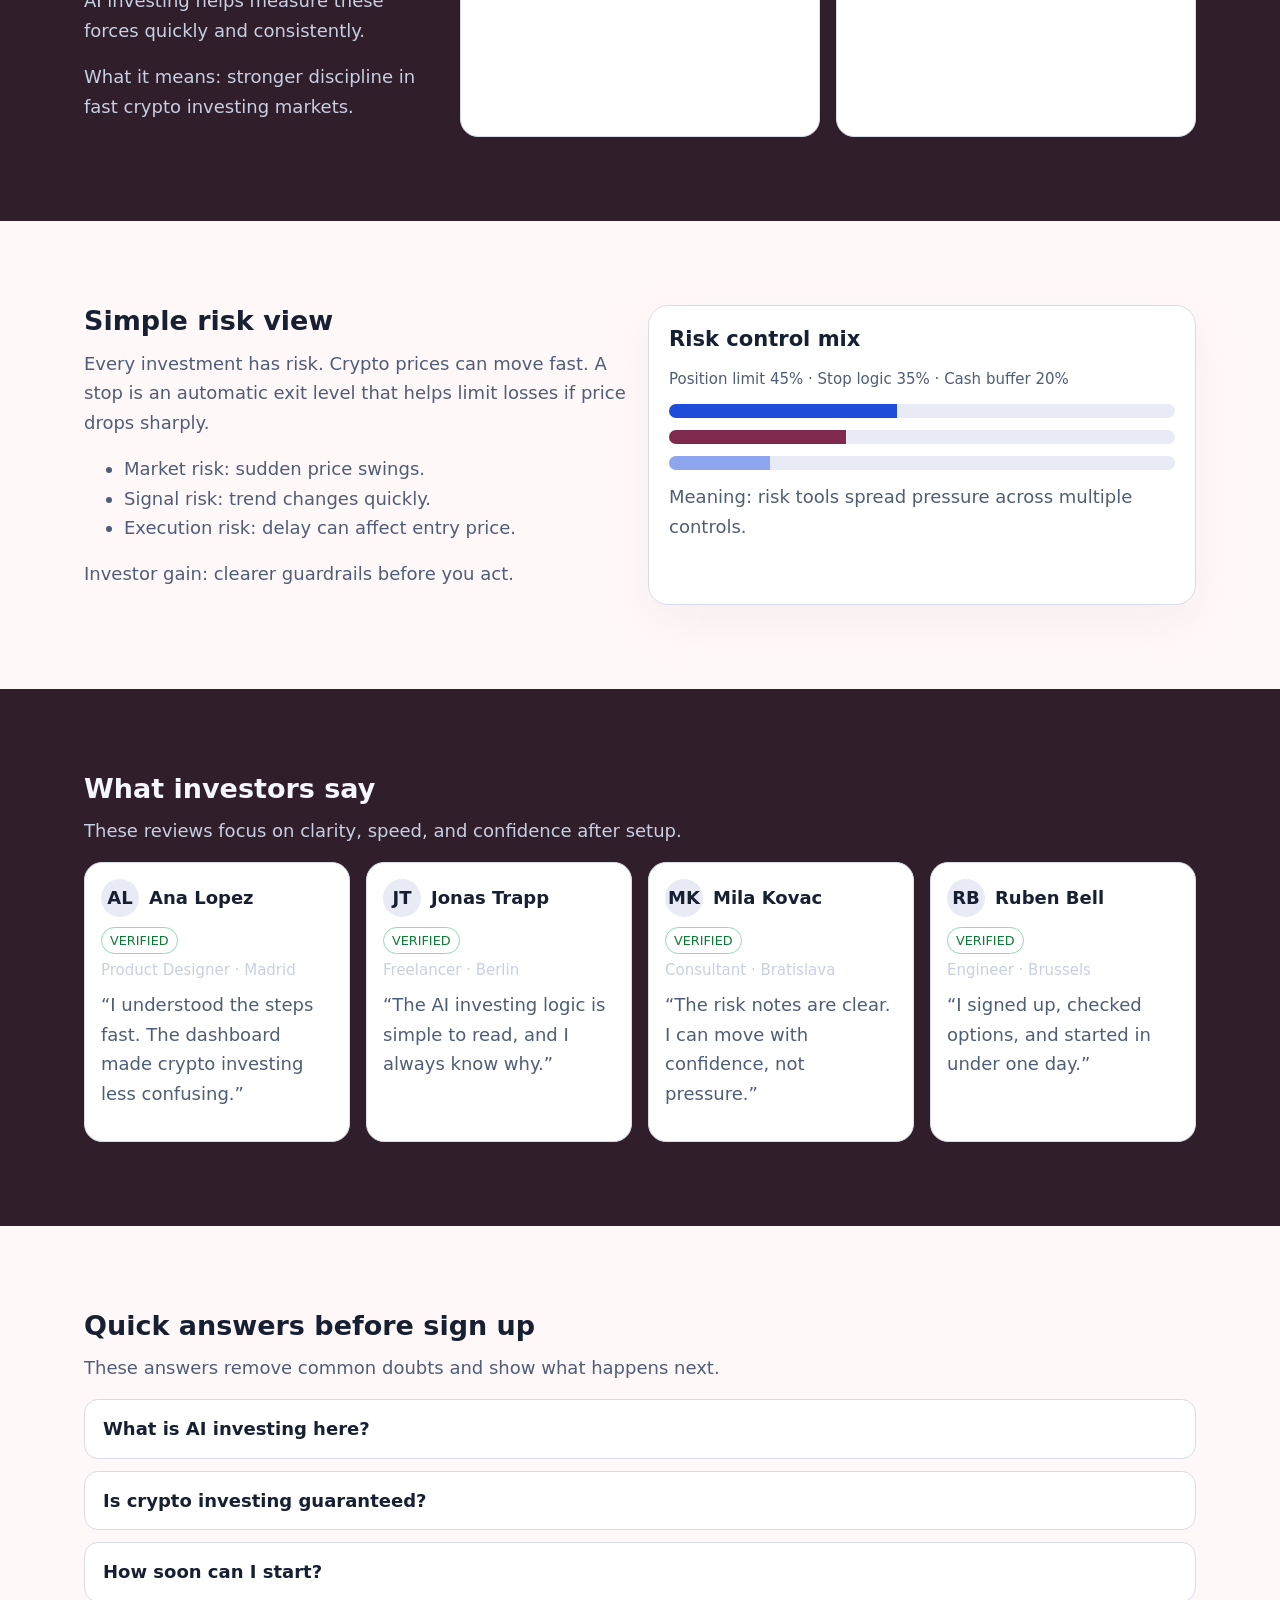
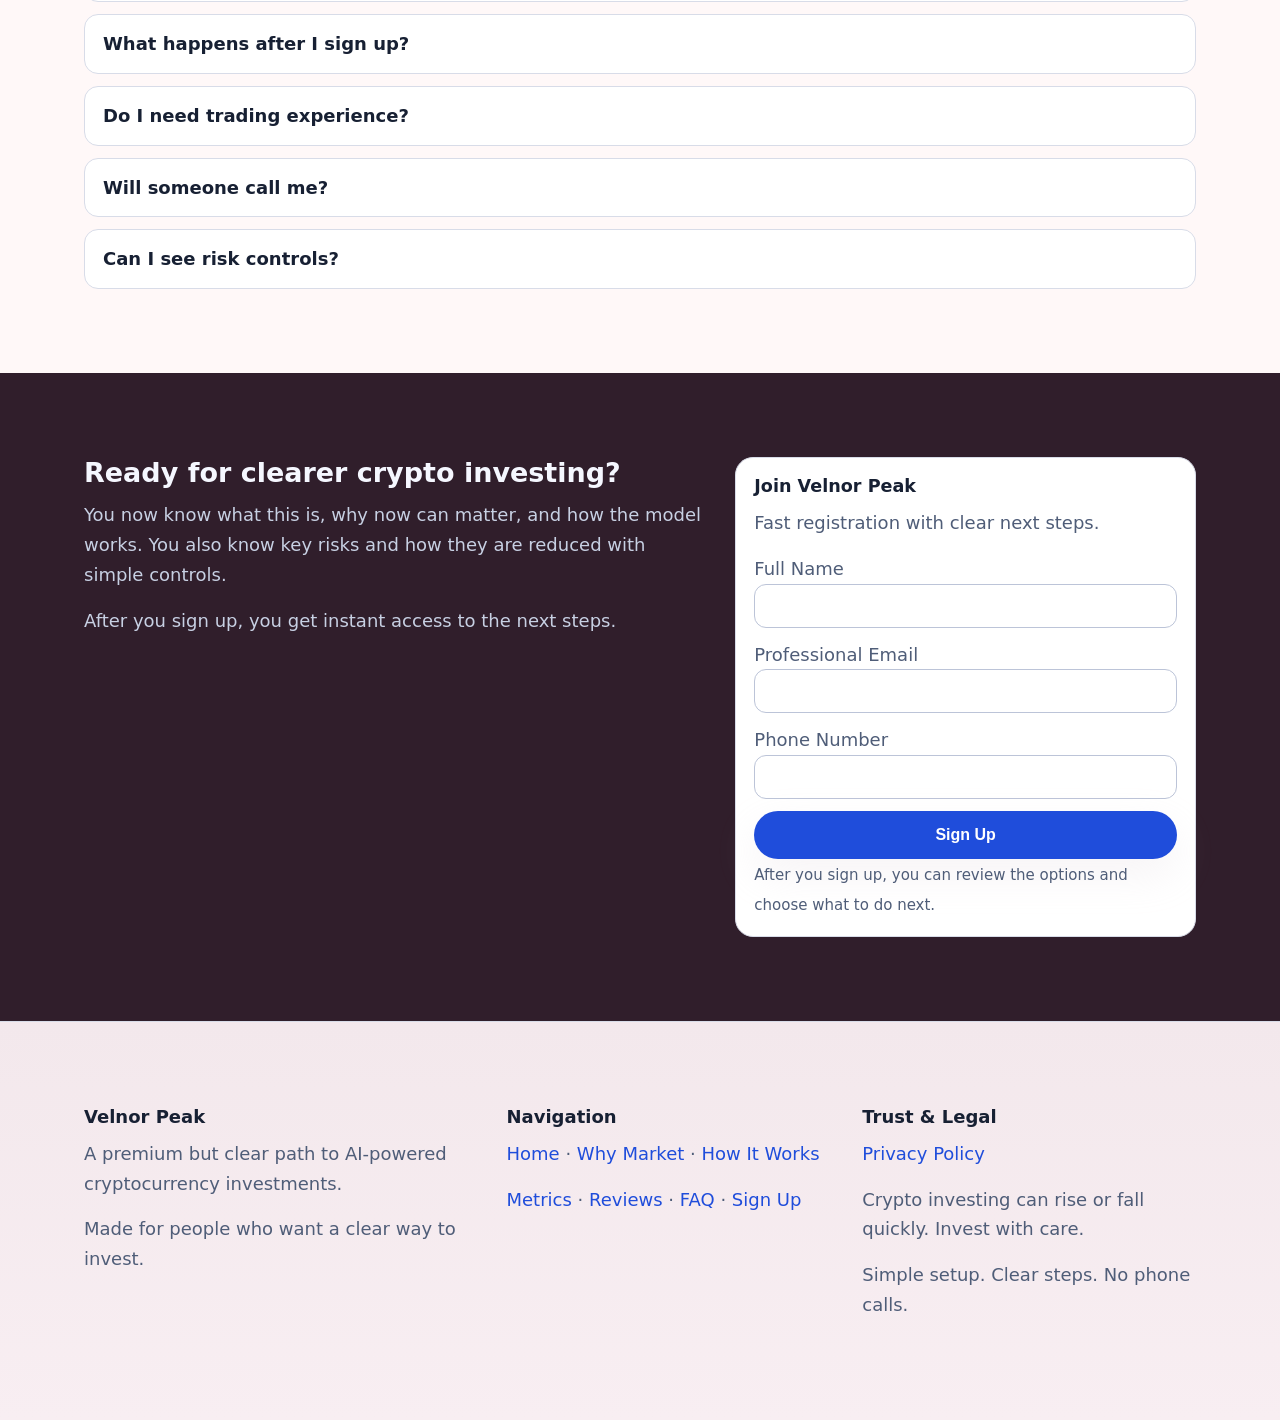
<file: de/index.html>
<!doctype html>
<html lang="en">
<head>
  <meta charset="UTF-8" />
  <meta name="viewport" content="width=device-width, initial-scale=1.0" />
  <title>Velnor Peak | AI Crypto Investing (Deutsch)</title>
  <meta name="description" content="Learn AI-powered crypto investing with simple steps, clear risks, and fast sign up. Page view: Deutsch." />
  <link rel="canonical" href="https://velnorpeak.com/de/index.html" />
  <link rel="alternate" hreflang="en" href="https://velnorpeak.com/index.html" />
  <link rel="alternate" hreflang="de" href="https://velnorpeak.com/de/index.html" />
  <link rel="alternate" hreflang="fr" href="https://velnorpeak.com/fr/index.html" />
  <link rel="alternate" hreflang="es" href="https://velnorpeak.com/es/index.html" />
  <link rel="alternate" hreflang="it" href="https://velnorpeak.com/it/index.html" />
  <link rel="alternate" hreflang="tr" href="https://velnorpeak.com/tr/index.html" />
  <link rel="alternate" hreflang="pt" href="https://velnorpeak.com/pt/index.html" />
  <link rel="alternate" hreflang="ja" href="https://velnorpeak.com/jp/index.html" />
  <link rel="alternate" hreflang="sk" href="https://velnorpeak.com/sk/index.html" />
  <link rel="alternate" hreflang="nl-BE" href="https://velnorpeak.com/be/index.html" />
  <meta property="og:title" content="Velnor Peak | AI Crypto Investing (Deutsch)" />
  <meta property="og:description" content="Learn AI-powered crypto investing with simple steps, clear risks, and fast sign up. Page view: Deutsch." />
  <meta property="og:type" content="website" />
  <meta property="og:url" content="https://velnorpeak.com/de/index.html" />
  <meta name="twitter:card" content="summary_large_image" />
  <meta name="twitter:title" content="Velnor Peak | AI Crypto Investing (Deutsch)" />
  <meta name="twitter:description" content="Learn AI-powered crypto investing with simple steps, clear risks, and fast sign up. Page view: Deutsch." />
  <link rel="stylesheet" href="../assets/style.css" />
  <script defer src="../assets/app.js"></script>
</head>
<body>
<header>
  <div class="container header-row">
    <div class="brand">Velnor Peak</div>
    <nav class="nav-desktop" aria-label="Primary">
      <a href="#home">Home</a><a href="#market">Why Market</a><a href="#model">How It Works</a><a href="#metrics">Metrics</a><a href="#reviews">Reviews</a><a href="#faq">FAQ</a>
    </nav>
    <div class="right-zone">
      <div class="lang">
        <button class="lang-toggle" aria-label="Language menu">Deutsch</button>
        <div class="lang-menu">
          <a href="../index.html"><svg class="flag" viewBox="0 0 20 20" aria-hidden="true"><circle cx="10" cy="10" r="9" fill="#e8ebf5"></circle><text x="10" y="13" text-anchor="middle" font-size="7" fill="#172033">GB</text></svg>English</a>
<a href="../de/index.html"><svg class="flag" viewBox="0 0 20 20" aria-hidden="true"><circle cx="10" cy="10" r="9" fill="#e8ebf5"></circle><text x="10" y="13" text-anchor="middle" font-size="7" fill="#172033">DE</text></svg>Deutsch</a>
<a href="../fr/index.html"><svg class="flag" viewBox="0 0 20 20" aria-hidden="true"><circle cx="10" cy="10" r="9" fill="#e8ebf5"></circle><text x="10" y="13" text-anchor="middle" font-size="7" fill="#172033">FR</text></svg>Français</a>
<a href="../es/index.html"><svg class="flag" viewBox="0 0 20 20" aria-hidden="true"><circle cx="10" cy="10" r="9" fill="#e8ebf5"></circle><text x="10" y="13" text-anchor="middle" font-size="7" fill="#172033">ES</text></svg>Español</a>
<a href="../it/index.html"><svg class="flag" viewBox="0 0 20 20" aria-hidden="true"><circle cx="10" cy="10" r="9" fill="#e8ebf5"></circle><text x="10" y="13" text-anchor="middle" font-size="7" fill="#172033">IT</text></svg>Italiano</a>
<a href="../tr/index.html"><svg class="flag" viewBox="0 0 20 20" aria-hidden="true"><circle cx="10" cy="10" r="9" fill="#e8ebf5"></circle><text x="10" y="13" text-anchor="middle" font-size="7" fill="#172033">TR</text></svg>Türkçe</a>
<a href="../pt/index.html"><svg class="flag" viewBox="0 0 20 20" aria-hidden="true"><circle cx="10" cy="10" r="9" fill="#e8ebf5"></circle><text x="10" y="13" text-anchor="middle" font-size="7" fill="#172033">PT</text></svg>Português</a>
<a href="../jp/index.html"><svg class="flag" viewBox="0 0 20 20" aria-hidden="true"><circle cx="10" cy="10" r="9" fill="#e8ebf5"></circle><text x="10" y="13" text-anchor="middle" font-size="7" fill="#172033">JP</text></svg>日本語</a>
<a href="../sk/index.html"><svg class="flag" viewBox="0 0 20 20" aria-hidden="true"><circle cx="10" cy="10" r="9" fill="#e8ebf5"></circle><text x="10" y="13" text-anchor="middle" font-size="7" fill="#172033">SK</text></svg>Slovak</a>
<a href="../be/index.html"><svg class="flag" viewBox="0 0 20 20" aria-hidden="true"><circle cx="10" cy="10" r="9" fill="#e8ebf5"></circle><text x="10" y="13" text-anchor="middle" font-size="7" fill="#172033">BE</text></svg>Nederlands (BE)</a>
        </div>
      </div>
      <a class="btn btn-primary" href="#signup">Sign Up</a>
    </div>
    <button id="burger" class="mobile-toggle" aria-label="Open menu" aria-expanded="false">☰</button>
  </div>
</header>
<div id="backdrop" class="backdrop"></div>
<aside id="drawer" class="drawer" aria-hidden="true">
  <button id="drawerClose" class="btn" aria-label="Close menu">✕</button>
  <nav aria-label="Mobile">
    <p><a href="#home">Home</a></p><p><a href="#market">Why Market</a></p><p><a href="#model">How It Works</a></p><p><a href="#metrics">Metrics</a></p><p><a href="#reviews">Reviews</a></p><p><a href="#faq">FAQ</a></p>
  </nav>
  <div class="lang" style="margin-block:14px">
    <button class="lang-toggle" aria-label="Language menu mobile">Deutsch</button>
    <div class="lang-menu"><a href="../index.html"><svg class="flag" viewBox="0 0 20 20" aria-hidden="true"><circle cx="10" cy="10" r="9" fill="#e8ebf5"></circle><text x="10" y="13" text-anchor="middle" font-size="7" fill="#172033">GB</text></svg>English</a>
<a href="../de/index.html"><svg class="flag" viewBox="0 0 20 20" aria-hidden="true"><circle cx="10" cy="10" r="9" fill="#e8ebf5"></circle><text x="10" y="13" text-anchor="middle" font-size="7" fill="#172033">DE</text></svg>Deutsch</a>
<a href="../fr/index.html"><svg class="flag" viewBox="0 0 20 20" aria-hidden="true"><circle cx="10" cy="10" r="9" fill="#e8ebf5"></circle><text x="10" y="13" text-anchor="middle" font-size="7" fill="#172033">FR</text></svg>Français</a>
<a href="../es/index.html"><svg class="flag" viewBox="0 0 20 20" aria-hidden="true"><circle cx="10" cy="10" r="9" fill="#e8ebf5"></circle><text x="10" y="13" text-anchor="middle" font-size="7" fill="#172033">ES</text></svg>Español</a>
<a href="../it/index.html"><svg class="flag" viewBox="0 0 20 20" aria-hidden="true"><circle cx="10" cy="10" r="9" fill="#e8ebf5"></circle><text x="10" y="13" text-anchor="middle" font-size="7" fill="#172033">IT</text></svg>Italiano</a>
<a href="../tr/index.html"><svg class="flag" viewBox="0 0 20 20" aria-hidden="true"><circle cx="10" cy="10" r="9" fill="#e8ebf5"></circle><text x="10" y="13" text-anchor="middle" font-size="7" fill="#172033">TR</text></svg>Türkçe</a>
<a href="../pt/index.html"><svg class="flag" viewBox="0 0 20 20" aria-hidden="true"><circle cx="10" cy="10" r="9" fill="#e8ebf5"></circle><text x="10" y="13" text-anchor="middle" font-size="7" fill="#172033">PT</text></svg>Português</a>
<a href="../jp/index.html"><svg class="flag" viewBox="0 0 20 20" aria-hidden="true"><circle cx="10" cy="10" r="9" fill="#e8ebf5"></circle><text x="10" y="13" text-anchor="middle" font-size="7" fill="#172033">JP</text></svg>日本語</a>
<a href="../sk/index.html"><svg class="flag" viewBox="0 0 20 20" aria-hidden="true"><circle cx="10" cy="10" r="9" fill="#e8ebf5"></circle><text x="10" y="13" text-anchor="middle" font-size="7" fill="#172033">SK</text></svg>Slovak</a>
<a href="../be/index.html"><svg class="flag" viewBox="0 0 20 20" aria-hidden="true"><circle cx="10" cy="10" r="9" fill="#e8ebf5"></circle><text x="10" y="13" text-anchor="middle" font-size="7" fill="#172033">BE</text></svg>Nederlands (BE)</a></div>
  </div>
  <a class="btn btn-primary" href="#signup">Sign Up</a>
</aside>

<section id="home" class="section light hero">
  <div class="container hero-grid">
    <div>
      <p class="kicker">AI-powered cryptocurrency investments</p>
      <h1>AI crypto investing with clear steps</h1>
      <p>Velnor Peak helps you use AI investing logic in crypto investing. The system scans many signals, then ranks digital asset fund ideas by strength. You get a simple view of what matters now and why timing can help. After you sign up, you get instant access to the next steps.</p>
      <div class="hero-panel">
        <p><strong>Target performance range in strong cycles</strong></p>
        <div class="performance">
          <div class="card"><p class="big-number">8–15%</p><p>Monthly range</p></div>
          <div class="card"><p class="big-number">80–200%</p><p>Annual range</p></div>
        </div>
        <p class="tiny muted">Returns depend on market conditions. Not guaranteed.</p>
      </div>
    </div>
    <form class="form-card card" id="signup" aria-label="Lead form">
      <h3 class="form-title">Start in minutes</h3>
      <p class="form-sub">Simple setup. Clear path. No phone calls.</p>
      <div class="form-stack">
        <label>Full Name<input type="text" name="name" placeholder="Your full name" required /></label>
        <label>Professional Email<input type="email" name="email" placeholder="name@email.com" required /></label>
        <label>Phone Number<input type="tel" name="phone" placeholder="Phone number" required /></label>
        <button class="btn btn-primary" type="submit">Sign Up</button>
      </div>
      <small>We may send a short email to confirm your details.</small>
    </form>
  </div>
</section>

<section id="market" class="section dark">
  <div class="container grid-2">
    <div>
      <h2>Why crypto investing now</h2>
      <p>Markets move in cycles, and this cycle has stronger tools and wider access. Crypto investing now blends global demand, faster settlement, and better public data. AI investing means software checks huge data sets and spots patterns people miss.</p>
      <ul>
        <li>More real use cases are now live.</li>
        <li>Regulated access is easier than before.</li>
        <li>Speed gives active investors a timing edge.</li>
      </ul>
      <p>What it means: timing plus structure can improve decisions in fast markets.</p>
    </div>
    <div class="visual-card">
      <h3>Market growth pulse</h3>
      <div class="bar-dual">
        <small>Adoption trend vs prior cycle</small>
        <div class="bar"><span class="a"></span></div>
        <small>Current cycle: 62% | Prior cycle: 38%</small>
      </div>
      <p>Investor gain: clearer momentum signals before major breakouts.</p>
    </div>
  </div>
</section>

<section id="model" class="section light">
  <div class="container">
    <h2>How the model works</h2>
    <p>Here is the simple path from data to action. Each step is visible, so you understand what drives each decision.</p>
    <div class="grid-4">
      <article class="card"><h3>Scan live data</h3><p>AI checks price, volume, and sentiment in real time.</p><p class="muted tiny">Investor gain: faster signal detection.</p></article>
      <article class="card"><h3>Score each setup</h3><p>Each setup gets a strength score you can review quickly.</p><p class="muted tiny">Investor gain: less guesswork.</p></article>
      <article class="card"><h3>Filter weak setups</h3><p>Low quality ideas are removed before they reach you.</p><p class="muted tiny">Investor gain: cleaner options.</p></article>
      <article class="card"><h3>Show clear action</h3><p>You see entry, risk range, and exit logic clearly.</p><p class="muted tiny">Investor gain: easier decisions.</p></article>
    </div>
  </div>
</section>

<section class="section dark">
  <div class="container">
    <h2>24-hour setup process</h2>
    <p>You can start quickly with four clear steps. Each step has one job and one outcome.</p>
    <div class="process-row">
      <div class="process-card"><h3>5 Minute · Create account</h3><p>Enter your details and open your dashboard.</p></div>
      <div class="process-card"><h3>1–6 Hour · Verify details</h3><p>Confirm identity and secure your login.</p></div>
      <div class="process-card"><h3>6–12 Hour · Review options</h3><p>Check model paths and choose direction.</p></div>
      <div class="process-card"><h3>12–24 Hour · Start setup</h3><p>Activate your plan and follow checklist.</p></div>
    </div>
    <p>Most people finish setup in 24 hours.</p>
    <p>After you sign up, you will see a clear setup checklist.</p>
  </div>
</section>

<section id="metrics" class="section light">
  <div class="container grid-2">
    <div>
      <h2>Performance snapshot</h2>
      <p>These visuals show range, stability, and behavior across different market phases. They are not promises. They are simple reference points for crypto investing decisions.</p>
      <ul><li>Reference range during strong periods.</li><li>Recovery speed after market pullbacks.</li><li>Win/loss balance over sample trades.</li></ul>
      <p>What it means: you can judge upside and risk in one view.</p>
    </div>
    <div class="grid-2">
      <div class="metric-card"><h3>Range balance</h3><div class="ring">74%</div><p>Benchmark: broad market 58%.</p><p>Investor gain: steadier opportunity quality.</p></div>
      <div class="metric-card"><h3>Recovery speed</h3><p class="big-number">2.1x</p><p>Benchmark: market basket 1.3x.</p><p>Investor gain: faster bounce potential.</p></div>
    </div>
  </div>
</section>

<section class="section dark">
  <div class="container grid-3">
    <div>
      <h2>Return drivers in plain words</h2>
      <p>Returns come from three forces. Trend strength, entry timing, and risk control. AI investing helps measure these forces quickly and consistently.</p>
      <p>What it means: stronger discipline in fast crypto investing markets.</p>
    </div>
    <article class="card"><h3>Trend strength</h3><p>We favor assets with rising demand and healthy volume.</p><p class="muted tiny">Investor gain: better momentum entries.</p></article>
    <article class="card"><h3>Risk control</h3><p>Stops and position limits reduce large downside moves.</p><p class="muted tiny">Investor gain: more controlled outcomes.</p></article>
  </div>
</section>

<section class="section light">
  <div class="container grid-2">
    <div>
      <h2>Simple risk view</h2>
      <p>Every investment has risk. Crypto prices can move fast. A stop is an automatic exit level that helps limit losses if price drops sharply.</p>
      <ul><li>Market risk: sudden price swings.</li><li>Signal risk: trend changes quickly.</li><li>Execution risk: delay can affect entry price.</li></ul>
      <p>Investor gain: clearer guardrails before you act.</p>
    </div>
    <div class="visual-card">
      <h3>Risk control mix</h3>
      <small>Position limit 45% · Stop logic 35% · Cash buffer 20%</small>
      <div class="bar" style="margin:12px 0"><span class="a" style="width:45%"></span></div>
      <div class="bar" style="margin:12px 0"><span class="b" style="width:35%"></span></div>
      <div class="bar" style="margin:12px 0"><span class="a" style="width:20%;background:#8ea5f0"></span></div>
      <p>Meaning: risk tools spread pressure across multiple controls.</p>
    </div>
  </div>
</section>

<section id="reviews" class="section dark">
  <div class="container">
    <h2>What investors say</h2>
    <p>These reviews focus on clarity, speed, and confidence after setup.</p>
    <div class="grid-4">
      <article class="review-card"><div class="review-head"><div class="avatar">AL</div><strong>Ana Lopez</strong><span class="verified">VERIFIED</span></div><small>Product Designer · Madrid</small><p>“I understood the steps fast. The dashboard made crypto investing less confusing.”</p></article>
      <article class="review-card"><div class="review-head"><div class="avatar">JT</div><strong>Jonas Trapp</strong><span class="verified">VERIFIED</span></div><small>Freelancer · Berlin</small><p>“The AI investing logic is simple to read, and I always know why.”</p></article>
      <article class="review-card"><div class="review-head"><div class="avatar">MK</div><strong>Mila Kovac</strong><span class="verified">VERIFIED</span></div><small>Consultant · Bratislava</small><p>“The risk notes are clear. I can move with confidence, not pressure.”</p></article>
      <article class="review-card"><div class="review-head"><div class="avatar">RB</div><strong>Ruben Bell</strong><span class="verified">VERIFIED</span></div><small>Engineer · Brussels</small><p>“I signed up, checked options, and started in under one day.”</p></article>
    </div>
  </div>
</section>

<section id="faq" class="section light">
  <div class="container">
    <h2>Quick answers before sign up</h2>
    <p>These answers remove common doubts and show what happens next.</p>
    <div class="faq-wrap">
      <details class="faq-item"><summary>What is AI investing here?</summary><p>AI investing means software reads market data and ranks setups by strength.</p></details>
      <details class="faq-item"><summary>Is crypto investing guaranteed?</summary><p>No. Returns can change with market conditions, and losses are possible.</p></details>
      <details class="faq-item"><summary>How soon can I start?</summary><p>Most people finish setup in one day and see next steps instantly.</p></details>
      <details class="faq-item"><summary>What happens after I sign up?</summary><p>After you sign up, you can review the options and choose what to do next.</p></details>
      <details class="faq-item"><summary>Do I need trading experience?</summary><p>No. The flow uses simple language and a guided checklist.</p></details>
      <details class="faq-item"><summary>Will someone call me?</summary><p>No phone calls. We may send a short email to confirm details.</p></details>
      <details class="faq-item"><summary>Can I see risk controls?</summary><p>Yes. You can view stop logic, position limits, and scenario notes.</p></details>
    </div>
  </div>
</section>

<section class="section dark">
  <div class="container hero-grid">
    <div>
      <h2>Ready for clearer crypto investing?</h2>
      <p>You now know what this is, why now can matter, and how the model works. You also know key risks and how they are reduced with simple controls.</p>
      <p>After you sign up, you get instant access to the next steps.</p>
    </div>
    <form class="form-card card" aria-label="Final lead form">
      <h3>Join Velnor Peak</h3>
      <p>Fast registration with clear next steps.</p>
      <div class="form-stack">
        <label>Full Name<input type="text" required></label>
        <label>Professional Email<input type="email" required></label>
        <label>Phone Number<input type="tel" required></label>
        <button class="btn btn-primary" type="submit">Sign Up</button>
      </div>
      <small>After you sign up, you can review the options and choose what to do next.</small>
    </form>
  </div>
</section>

<footer class="section footer-panel">
  <div class="container footer-grid">
    <div>
      <h4>Velnor Peak</h4>
      <p>A premium but clear path to AI-powered cryptocurrency investments.</p>
      <p>Made for people who want a clear way to invest.</p>
    </div>
    <div>
      <h4>Navigation</h4>
      <p><a href="#home">Home</a> · <a href="#market">Why Market</a> · <a href="#model">How It Works</a></p>
      <p><a href="#metrics">Metrics</a> · <a href="#reviews">Reviews</a> · <a href="#faq">FAQ</a> · <a href="#signup">Sign Up</a></p>
    </div>
    <div>
      <h4>Trust & Legal</h4>
      <p><a href="#" class="privacy-open">Privacy Policy</a></p>
      <p>Crypto investing can rise or fall quickly. Invest with care.</p>
      <p>Simple setup. Clear steps. No phone calls.</p>
    </div>
  </div>
</footer>

<div class="modal" id="privacyModal" aria-hidden="true" role="dialog" aria-label="Privacy Policy">
  <div class="modal-card">
    <div class="modal-top"><h3>Privacy Policy</h3><button id="modalCloseTop" class="btn" aria-label="Close privacy">✕</button></div>
    <p><strong>Introduction:</strong> We explain data use in simple terms so you know what happens.</p>
    <p><strong>Data collection:</strong> We collect name, email, phone, and basic site usage events.</p>
    <p><strong>Legal basis:</strong> We process data for service delivery, consent, and legal obligations.</p>
    <p><strong>Cookies:</strong> Cookies help remember preferences and improve page performance.</p>
    <p><strong>Retention:</strong> We keep data only as long as needed for service and law.</p>
    <p><strong>Third-party sharing:</strong> We use vetted providers for hosting, analytics, and email support.</p>
    <p><strong>Security:</strong> We apply access controls, encryption, and regular security checks.</p>
    <p><strong>User rights:</strong> You can request access, correction, deletion, or processing limits.</p>
    <p><strong>International transfers:</strong> Some providers process data outside your country with safeguards.</p>
    <p><strong>Industry risk disclosure:</strong> Digital assets are volatile and can lose value quickly.</p>
    <p><strong>Contact:</strong> privacy@velnorpeak.com for policy questions and rights requests.</p>
    <button id="modalCloseBottom" class="btn">Close</button>
  </div>
</div>

<script type="application/ld+json">{"@context":"https://schema.org","@type":"Organization","name":"Velnor Peak","url":"https://velnorpeak.com"}</script>
<script type="application/ld+json">{"@context":"https://schema.org","@type":"WebSite","name":"Velnor Peak","url":"https://velnorpeak.com"}</script>
<script type="application/ld+json">{"@context":"https://schema.org","@type":"FAQPage","mainEntity":[{"@type":"Question","name":"What is AI investing here?","acceptedAnswer":{"@type":"Answer","text":"AI investing means software reads market data and ranks setups by strength."}},{"@type":"Question","name":"What happens after I sign up?","acceptedAnswer":{"@type":"Answer","text":"After you sign up, you can review the options and choose what to do next."}}]}</script>
<script type="application/ld+json">{"@context":"https://schema.org","@type":"Review","author":{"@type":"Person","name":"Ana Lopez"},"reviewBody":"I understood the steps fast. The dashboard made crypto investing less confusing.","reviewRating":{"@type":"Rating","ratingValue":"5"}}</script>
</body>
</html>
</file>
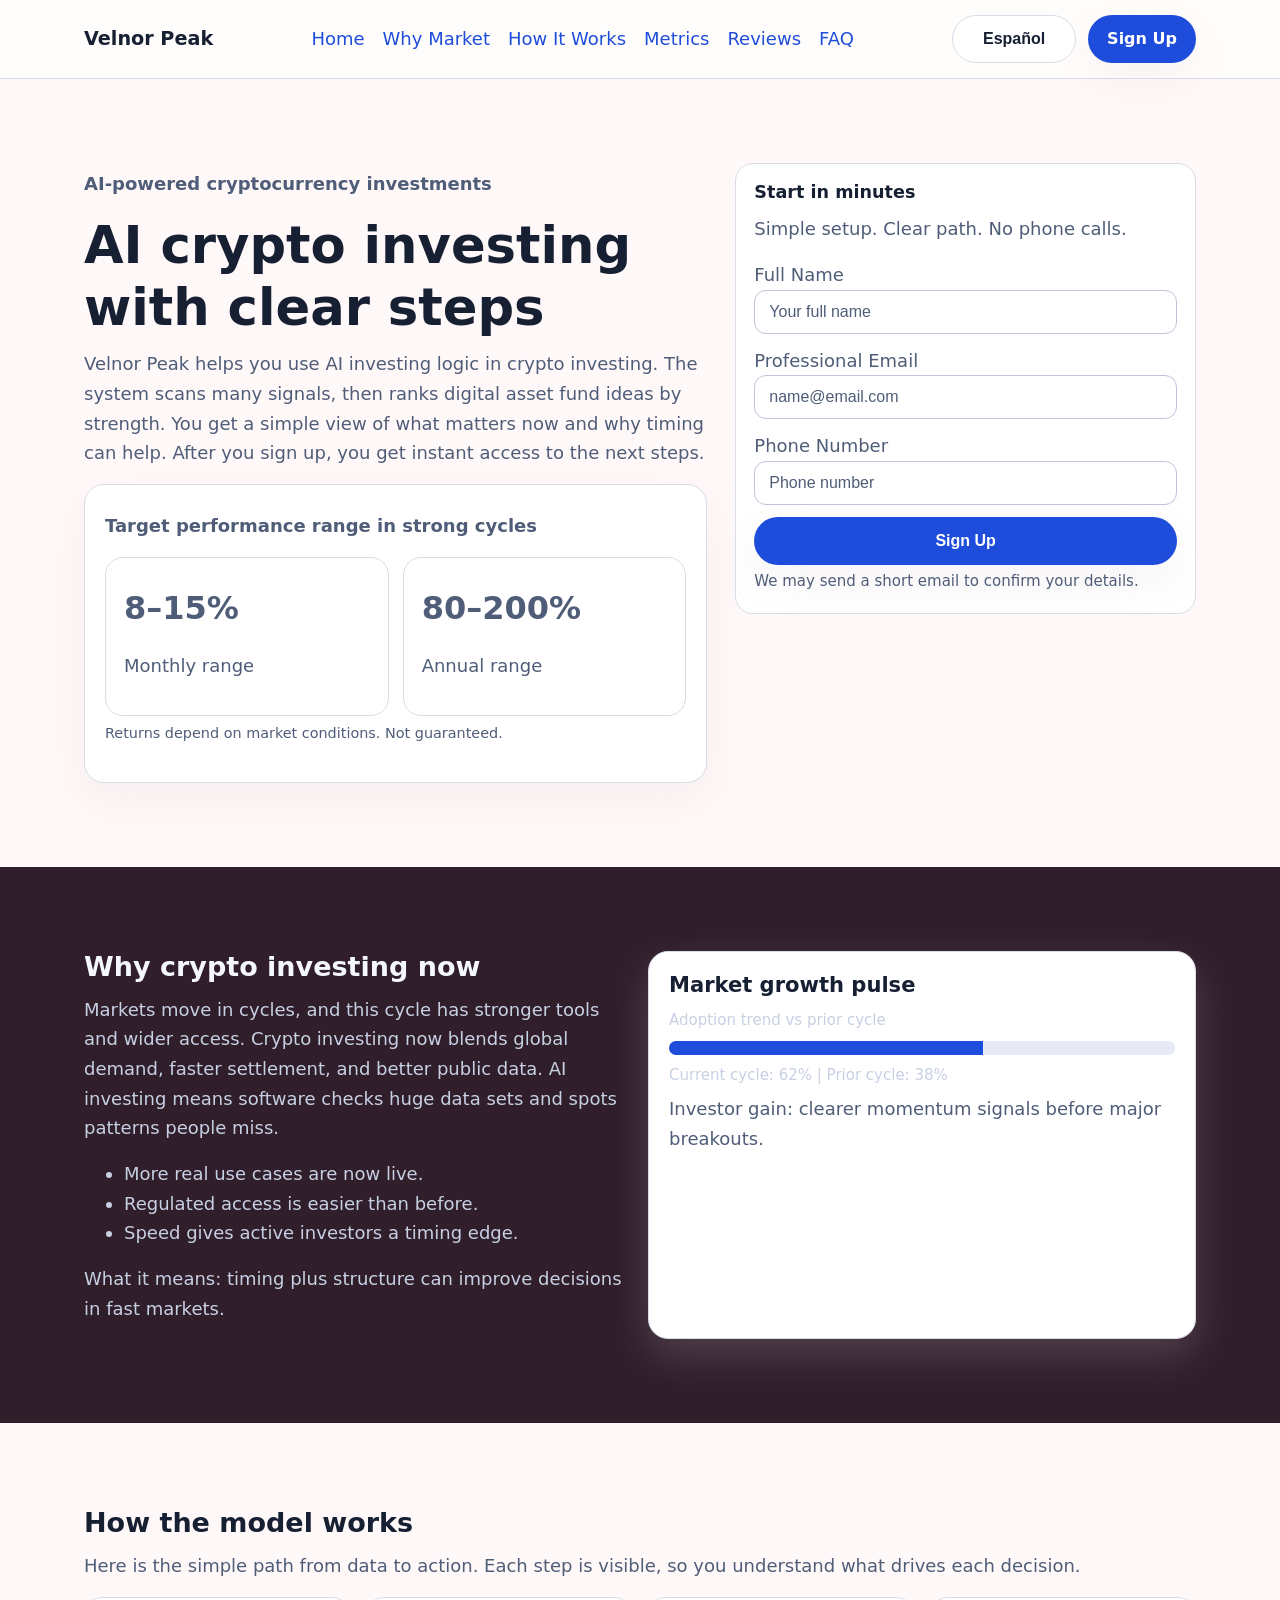
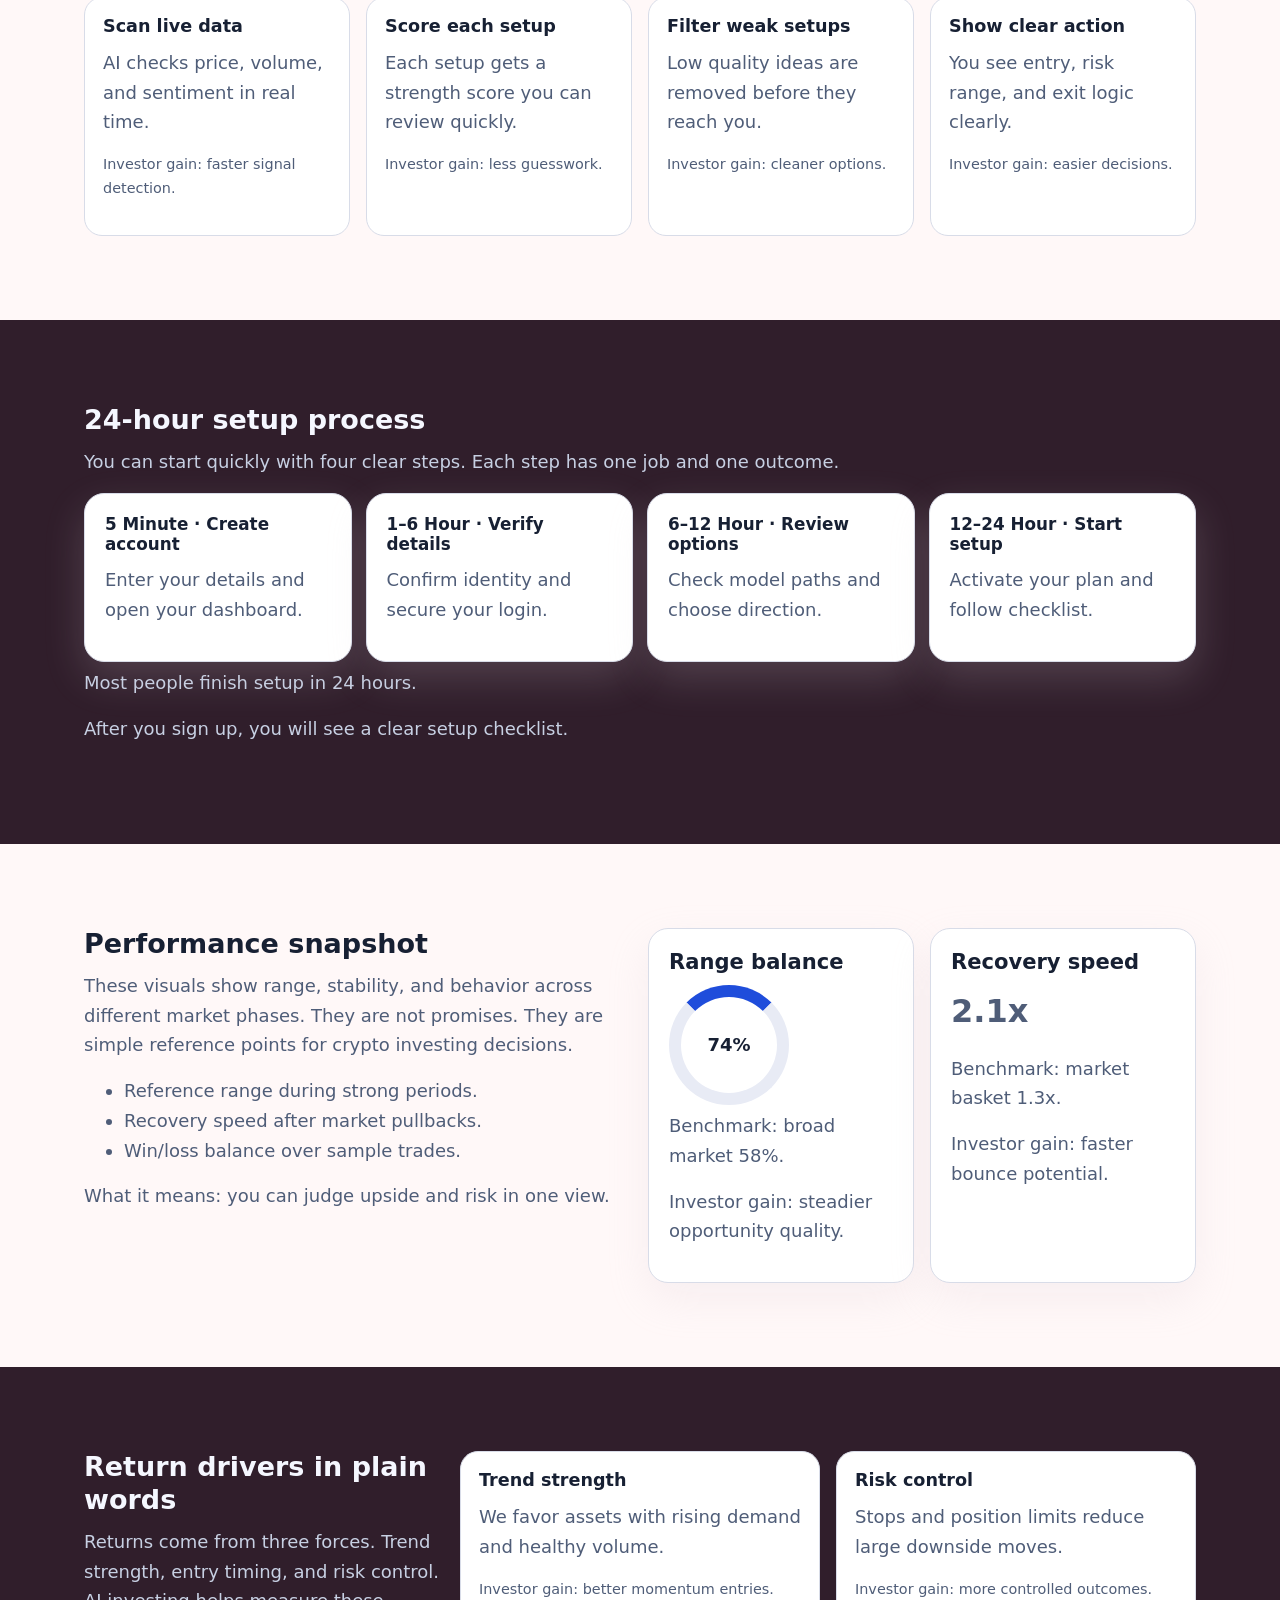
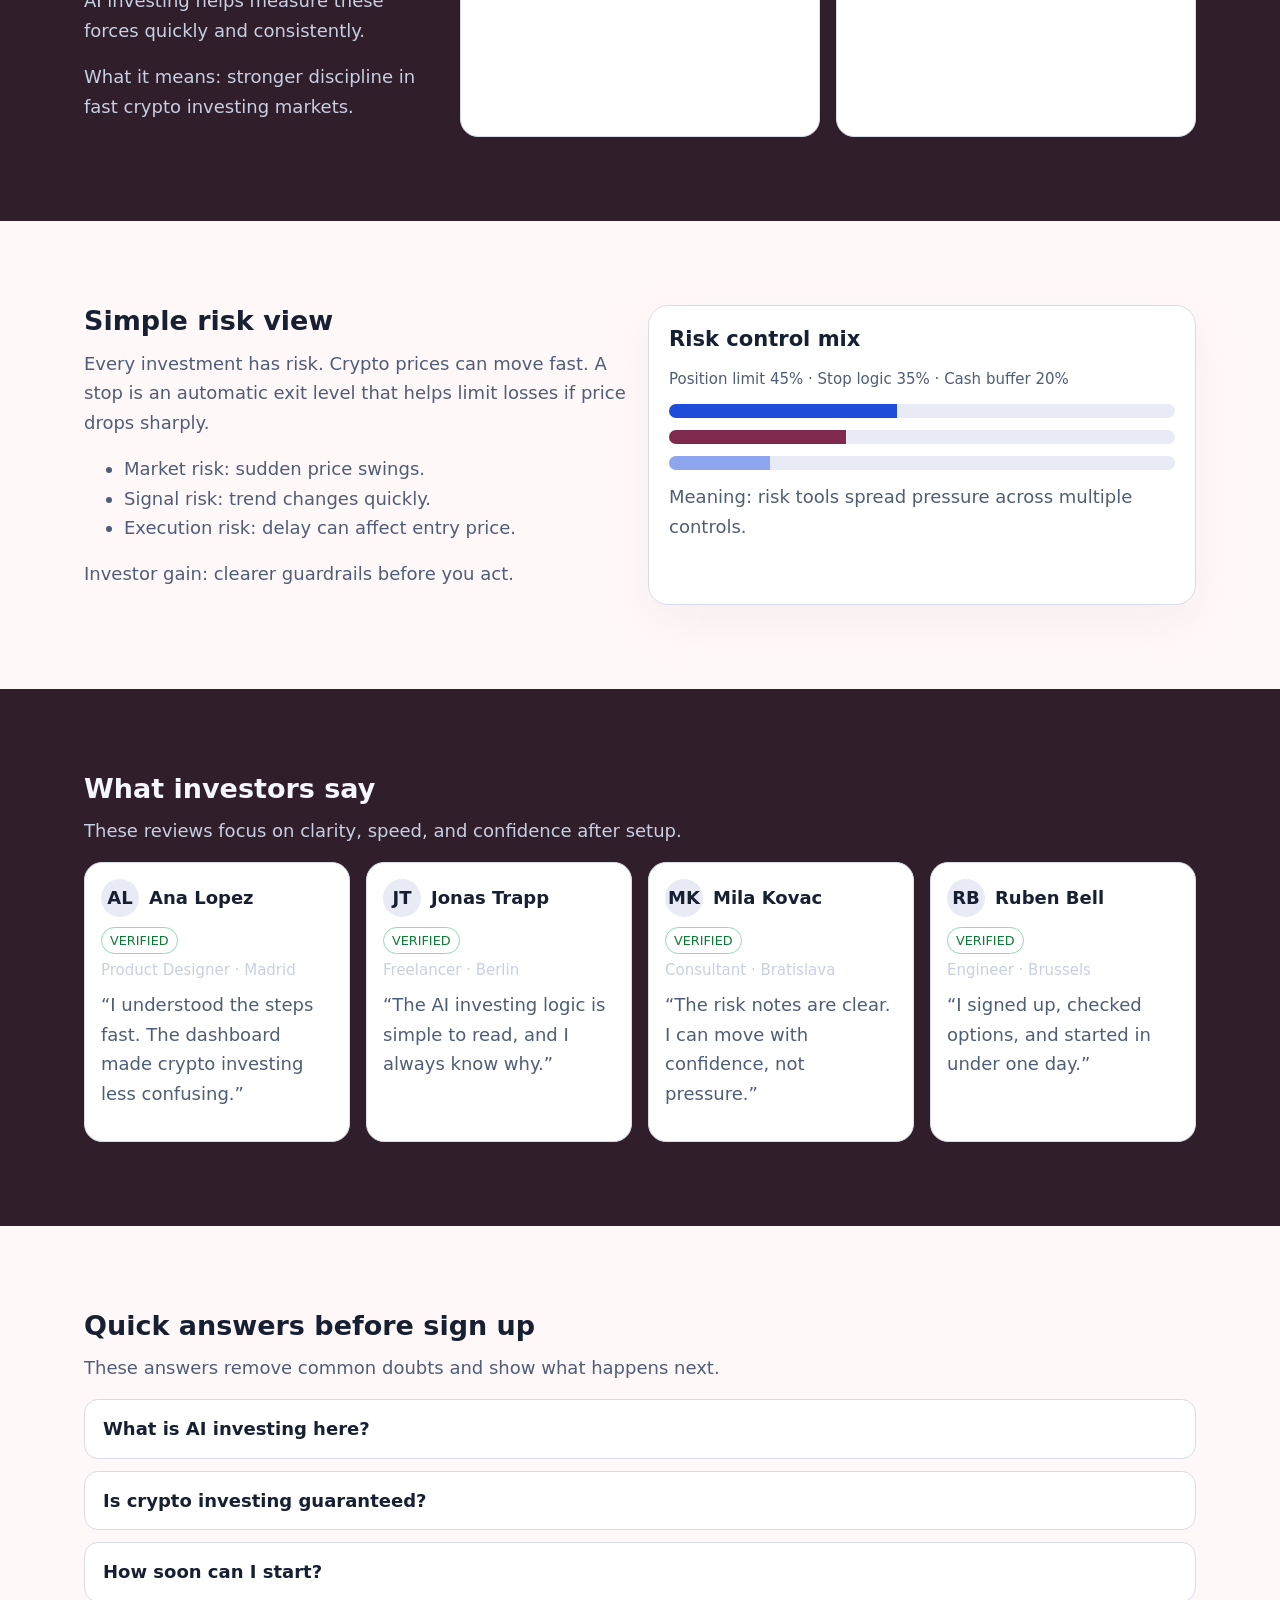
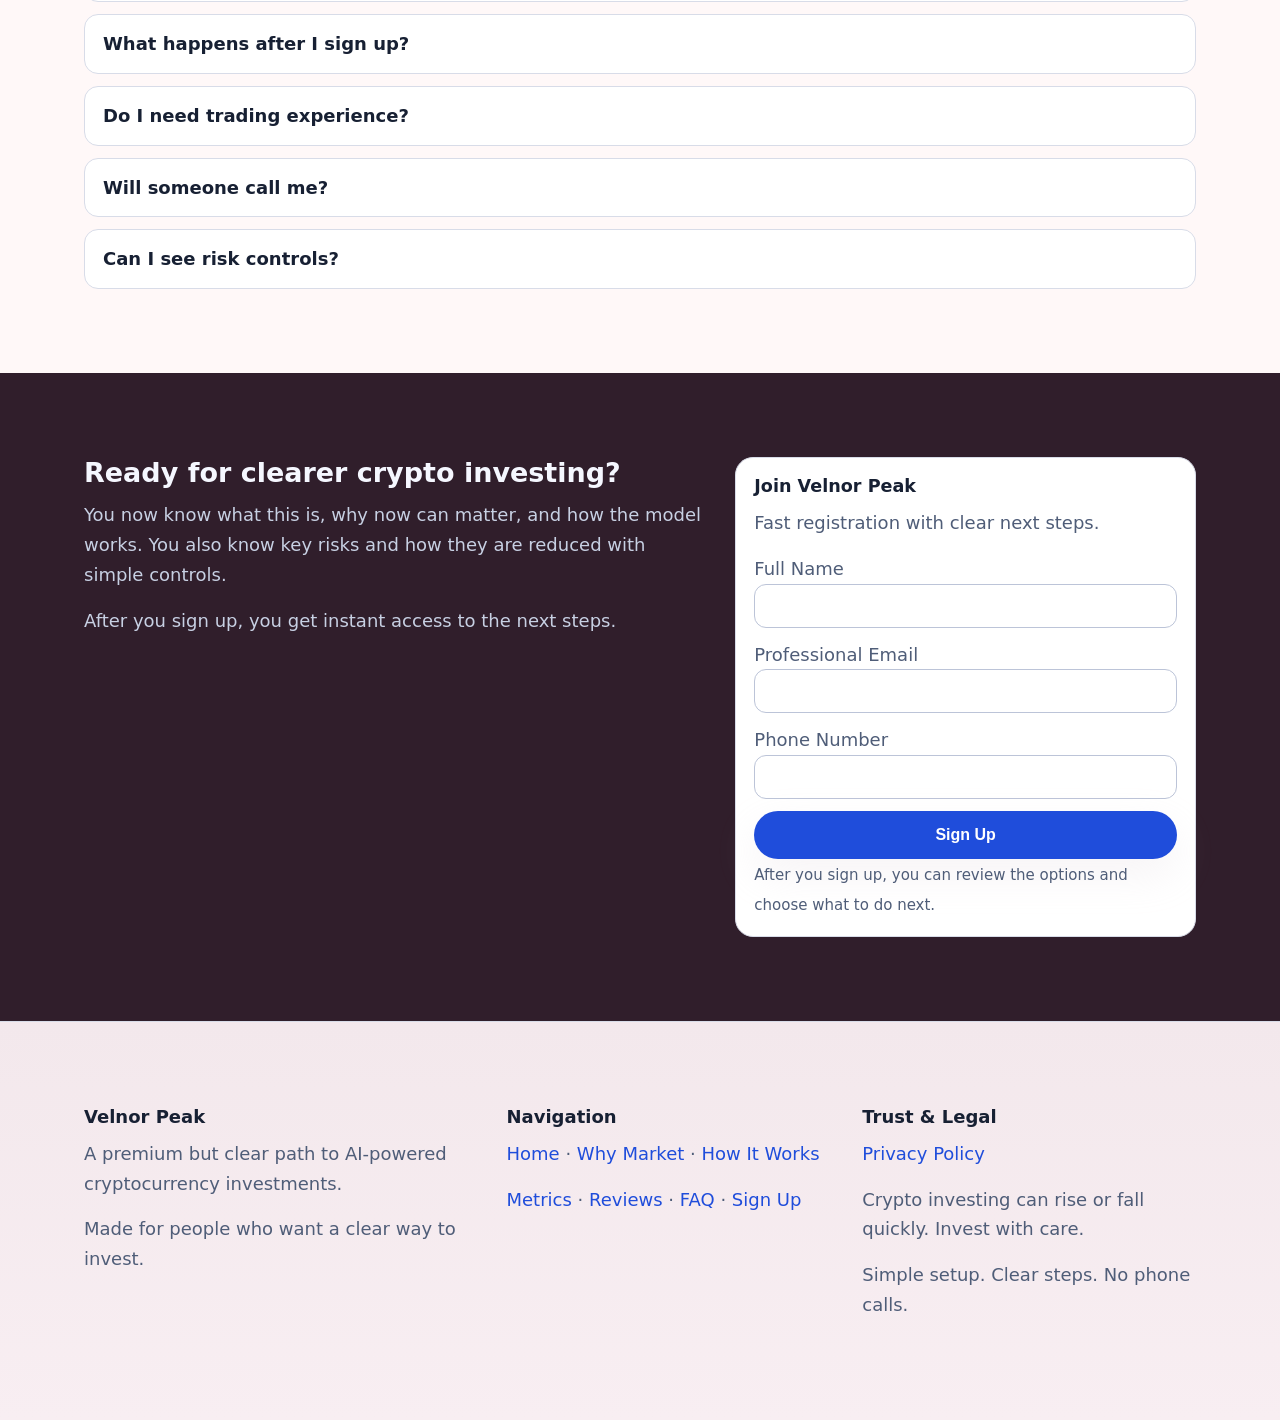
<file: es/index.html>
<!doctype html>
<html lang="en">
<head>
  <meta charset="UTF-8" />
  <meta name="viewport" content="width=device-width, initial-scale=1.0" />
  <title>Velnor Peak | AI Crypto Investing (Español)</title>
  <meta name="description" content="Learn AI-powered crypto investing with simple steps, clear risks, and fast sign up. Page view: Español." />
  <link rel="canonical" href="https://velnorpeak.com/es/index.html" />
  <link rel="alternate" hreflang="en" href="https://velnorpeak.com/index.html" />
  <link rel="alternate" hreflang="de" href="https://velnorpeak.com/de/index.html" />
  <link rel="alternate" hreflang="fr" href="https://velnorpeak.com/fr/index.html" />
  <link rel="alternate" hreflang="es" href="https://velnorpeak.com/es/index.html" />
  <link rel="alternate" hreflang="it" href="https://velnorpeak.com/it/index.html" />
  <link rel="alternate" hreflang="tr" href="https://velnorpeak.com/tr/index.html" />
  <link rel="alternate" hreflang="pt" href="https://velnorpeak.com/pt/index.html" />
  <link rel="alternate" hreflang="ja" href="https://velnorpeak.com/jp/index.html" />
  <link rel="alternate" hreflang="sk" href="https://velnorpeak.com/sk/index.html" />
  <link rel="alternate" hreflang="nl-BE" href="https://velnorpeak.com/be/index.html" />
  <meta property="og:title" content="Velnor Peak | AI Crypto Investing (Español)" />
  <meta property="og:description" content="Learn AI-powered crypto investing with simple steps, clear risks, and fast sign up. Page view: Español." />
  <meta property="og:type" content="website" />
  <meta property="og:url" content="https://velnorpeak.com/es/index.html" />
  <meta name="twitter:card" content="summary_large_image" />
  <meta name="twitter:title" content="Velnor Peak | AI Crypto Investing (Español)" />
  <meta name="twitter:description" content="Learn AI-powered crypto investing with simple steps, clear risks, and fast sign up. Page view: Español." />
  <link rel="stylesheet" href="../assets/style.css" />
  <script defer src="../assets/app.js"></script>
</head>
<body>
<header>
  <div class="container header-row">
    <div class="brand">Velnor Peak</div>
    <nav class="nav-desktop" aria-label="Primary">
      <a href="#home">Home</a><a href="#market">Why Market</a><a href="#model">How It Works</a><a href="#metrics">Metrics</a><a href="#reviews">Reviews</a><a href="#faq">FAQ</a>
    </nav>
    <div class="right-zone">
      <div class="lang">
        <button class="lang-toggle" aria-label="Language menu">Español</button>
        <div class="lang-menu">
          <a href="../index.html"><svg class="flag" viewBox="0 0 20 20" aria-hidden="true"><circle cx="10" cy="10" r="9" fill="#e8ebf5"></circle><text x="10" y="13" text-anchor="middle" font-size="7" fill="#172033">GB</text></svg>English</a>
<a href="../de/index.html"><svg class="flag" viewBox="0 0 20 20" aria-hidden="true"><circle cx="10" cy="10" r="9" fill="#e8ebf5"></circle><text x="10" y="13" text-anchor="middle" font-size="7" fill="#172033">DE</text></svg>Deutsch</a>
<a href="../fr/index.html"><svg class="flag" viewBox="0 0 20 20" aria-hidden="true"><circle cx="10" cy="10" r="9" fill="#e8ebf5"></circle><text x="10" y="13" text-anchor="middle" font-size="7" fill="#172033">FR</text></svg>Français</a>
<a href="../es/index.html"><svg class="flag" viewBox="0 0 20 20" aria-hidden="true"><circle cx="10" cy="10" r="9" fill="#e8ebf5"></circle><text x="10" y="13" text-anchor="middle" font-size="7" fill="#172033">ES</text></svg>Español</a>
<a href="../it/index.html"><svg class="flag" viewBox="0 0 20 20" aria-hidden="true"><circle cx="10" cy="10" r="9" fill="#e8ebf5"></circle><text x="10" y="13" text-anchor="middle" font-size="7" fill="#172033">IT</text></svg>Italiano</a>
<a href="../tr/index.html"><svg class="flag" viewBox="0 0 20 20" aria-hidden="true"><circle cx="10" cy="10" r="9" fill="#e8ebf5"></circle><text x="10" y="13" text-anchor="middle" font-size="7" fill="#172033">TR</text></svg>Türkçe</a>
<a href="../pt/index.html"><svg class="flag" viewBox="0 0 20 20" aria-hidden="true"><circle cx="10" cy="10" r="9" fill="#e8ebf5"></circle><text x="10" y="13" text-anchor="middle" font-size="7" fill="#172033">PT</text></svg>Português</a>
<a href="../jp/index.html"><svg class="flag" viewBox="0 0 20 20" aria-hidden="true"><circle cx="10" cy="10" r="9" fill="#e8ebf5"></circle><text x="10" y="13" text-anchor="middle" font-size="7" fill="#172033">JP</text></svg>日本語</a>
<a href="../sk/index.html"><svg class="flag" viewBox="0 0 20 20" aria-hidden="true"><circle cx="10" cy="10" r="9" fill="#e8ebf5"></circle><text x="10" y="13" text-anchor="middle" font-size="7" fill="#172033">SK</text></svg>Slovak</a>
<a href="../be/index.html"><svg class="flag" viewBox="0 0 20 20" aria-hidden="true"><circle cx="10" cy="10" r="9" fill="#e8ebf5"></circle><text x="10" y="13" text-anchor="middle" font-size="7" fill="#172033">BE</text></svg>Nederlands (BE)</a>
        </div>
      </div>
      <a class="btn btn-primary" href="#signup">Sign Up</a>
    </div>
    <button id="burger" class="mobile-toggle" aria-label="Open menu" aria-expanded="false">☰</button>
  </div>
</header>
<div id="backdrop" class="backdrop"></div>
<aside id="drawer" class="drawer" aria-hidden="true">
  <button id="drawerClose" class="btn" aria-label="Close menu">✕</button>
  <nav aria-label="Mobile">
    <p><a href="#home">Home</a></p><p><a href="#market">Why Market</a></p><p><a href="#model">How It Works</a></p><p><a href="#metrics">Metrics</a></p><p><a href="#reviews">Reviews</a></p><p><a href="#faq">FAQ</a></p>
  </nav>
  <div class="lang" style="margin-block:14px">
    <button class="lang-toggle" aria-label="Language menu mobile">Español</button>
    <div class="lang-menu"><a href="../index.html"><svg class="flag" viewBox="0 0 20 20" aria-hidden="true"><circle cx="10" cy="10" r="9" fill="#e8ebf5"></circle><text x="10" y="13" text-anchor="middle" font-size="7" fill="#172033">GB</text></svg>English</a>
<a href="../de/index.html"><svg class="flag" viewBox="0 0 20 20" aria-hidden="true"><circle cx="10" cy="10" r="9" fill="#e8ebf5"></circle><text x="10" y="13" text-anchor="middle" font-size="7" fill="#172033">DE</text></svg>Deutsch</a>
<a href="../fr/index.html"><svg class="flag" viewBox="0 0 20 20" aria-hidden="true"><circle cx="10" cy="10" r="9" fill="#e8ebf5"></circle><text x="10" y="13" text-anchor="middle" font-size="7" fill="#172033">FR</text></svg>Français</a>
<a href="../es/index.html"><svg class="flag" viewBox="0 0 20 20" aria-hidden="true"><circle cx="10" cy="10" r="9" fill="#e8ebf5"></circle><text x="10" y="13" text-anchor="middle" font-size="7" fill="#172033">ES</text></svg>Español</a>
<a href="../it/index.html"><svg class="flag" viewBox="0 0 20 20" aria-hidden="true"><circle cx="10" cy="10" r="9" fill="#e8ebf5"></circle><text x="10" y="13" text-anchor="middle" font-size="7" fill="#172033">IT</text></svg>Italiano</a>
<a href="../tr/index.html"><svg class="flag" viewBox="0 0 20 20" aria-hidden="true"><circle cx="10" cy="10" r="9" fill="#e8ebf5"></circle><text x="10" y="13" text-anchor="middle" font-size="7" fill="#172033">TR</text></svg>Türkçe</a>
<a href="../pt/index.html"><svg class="flag" viewBox="0 0 20 20" aria-hidden="true"><circle cx="10" cy="10" r="9" fill="#e8ebf5"></circle><text x="10" y="13" text-anchor="middle" font-size="7" fill="#172033">PT</text></svg>Português</a>
<a href="../jp/index.html"><svg class="flag" viewBox="0 0 20 20" aria-hidden="true"><circle cx="10" cy="10" r="9" fill="#e8ebf5"></circle><text x="10" y="13" text-anchor="middle" font-size="7" fill="#172033">JP</text></svg>日本語</a>
<a href="../sk/index.html"><svg class="flag" viewBox="0 0 20 20" aria-hidden="true"><circle cx="10" cy="10" r="9" fill="#e8ebf5"></circle><text x="10" y="13" text-anchor="middle" font-size="7" fill="#172033">SK</text></svg>Slovak</a>
<a href="../be/index.html"><svg class="flag" viewBox="0 0 20 20" aria-hidden="true"><circle cx="10" cy="10" r="9" fill="#e8ebf5"></circle><text x="10" y="13" text-anchor="middle" font-size="7" fill="#172033">BE</text></svg>Nederlands (BE)</a></div>
  </div>
  <a class="btn btn-primary" href="#signup">Sign Up</a>
</aside>

<section id="home" class="section light hero">
  <div class="container hero-grid">
    <div>
      <p class="kicker">AI-powered cryptocurrency investments</p>
      <h1>AI crypto investing with clear steps</h1>
      <p>Velnor Peak helps you use AI investing logic in crypto investing. The system scans many signals, then ranks digital asset fund ideas by strength. You get a simple view of what matters now and why timing can help. After you sign up, you get instant access to the next steps.</p>
      <div class="hero-panel">
        <p><strong>Target performance range in strong cycles</strong></p>
        <div class="performance">
          <div class="card"><p class="big-number">8–15%</p><p>Monthly range</p></div>
          <div class="card"><p class="big-number">80–200%</p><p>Annual range</p></div>
        </div>
        <p class="tiny muted">Returns depend on market conditions. Not guaranteed.</p>
      </div>
    </div>
    <form class="form-card card" id="signup" aria-label="Lead form">
      <h3 class="form-title">Start in minutes</h3>
      <p class="form-sub">Simple setup. Clear path. No phone calls.</p>
      <div class="form-stack">
        <label>Full Name<input type="text" name="name" placeholder="Your full name" required /></label>
        <label>Professional Email<input type="email" name="email" placeholder="name@email.com" required /></label>
        <label>Phone Number<input type="tel" name="phone" placeholder="Phone number" required /></label>
        <button class="btn btn-primary" type="submit">Sign Up</button>
      </div>
      <small>We may send a short email to confirm your details.</small>
    </form>
  </div>
</section>

<section id="market" class="section dark">
  <div class="container grid-2">
    <div>
      <h2>Why crypto investing now</h2>
      <p>Markets move in cycles, and this cycle has stronger tools and wider access. Crypto investing now blends global demand, faster settlement, and better public data. AI investing means software checks huge data sets and spots patterns people miss.</p>
      <ul>
        <li>More real use cases are now live.</li>
        <li>Regulated access is easier than before.</li>
        <li>Speed gives active investors a timing edge.</li>
      </ul>
      <p>What it means: timing plus structure can improve decisions in fast markets.</p>
    </div>
    <div class="visual-card">
      <h3>Market growth pulse</h3>
      <div class="bar-dual">
        <small>Adoption trend vs prior cycle</small>
        <div class="bar"><span class="a"></span></div>
        <small>Current cycle: 62% | Prior cycle: 38%</small>
      </div>
      <p>Investor gain: clearer momentum signals before major breakouts.</p>
    </div>
  </div>
</section>

<section id="model" class="section light">
  <div class="container">
    <h2>How the model works</h2>
    <p>Here is the simple path from data to action. Each step is visible, so you understand what drives each decision.</p>
    <div class="grid-4">
      <article class="card"><h3>Scan live data</h3><p>AI checks price, volume, and sentiment in real time.</p><p class="muted tiny">Investor gain: faster signal detection.</p></article>
      <article class="card"><h3>Score each setup</h3><p>Each setup gets a strength score you can review quickly.</p><p class="muted tiny">Investor gain: less guesswork.</p></article>
      <article class="card"><h3>Filter weak setups</h3><p>Low quality ideas are removed before they reach you.</p><p class="muted tiny">Investor gain: cleaner options.</p></article>
      <article class="card"><h3>Show clear action</h3><p>You see entry, risk range, and exit logic clearly.</p><p class="muted tiny">Investor gain: easier decisions.</p></article>
    </div>
  </div>
</section>

<section class="section dark">
  <div class="container">
    <h2>24-hour setup process</h2>
    <p>You can start quickly with four clear steps. Each step has one job and one outcome.</p>
    <div class="process-row">
      <div class="process-card"><h3>5 Minute · Create account</h3><p>Enter your details and open your dashboard.</p></div>
      <div class="process-card"><h3>1–6 Hour · Verify details</h3><p>Confirm identity and secure your login.</p></div>
      <div class="process-card"><h3>6–12 Hour · Review options</h3><p>Check model paths and choose direction.</p></div>
      <div class="process-card"><h3>12–24 Hour · Start setup</h3><p>Activate your plan and follow checklist.</p></div>
    </div>
    <p>Most people finish setup in 24 hours.</p>
    <p>After you sign up, you will see a clear setup checklist.</p>
  </div>
</section>

<section id="metrics" class="section light">
  <div class="container grid-2">
    <div>
      <h2>Performance snapshot</h2>
      <p>These visuals show range, stability, and behavior across different market phases. They are not promises. They are simple reference points for crypto investing decisions.</p>
      <ul><li>Reference range during strong periods.</li><li>Recovery speed after market pullbacks.</li><li>Win/loss balance over sample trades.</li></ul>
      <p>What it means: you can judge upside and risk in one view.</p>
    </div>
    <div class="grid-2">
      <div class="metric-card"><h3>Range balance</h3><div class="ring">74%</div><p>Benchmark: broad market 58%.</p><p>Investor gain: steadier opportunity quality.</p></div>
      <div class="metric-card"><h3>Recovery speed</h3><p class="big-number">2.1x</p><p>Benchmark: market basket 1.3x.</p><p>Investor gain: faster bounce potential.</p></div>
    </div>
  </div>
</section>

<section class="section dark">
  <div class="container grid-3">
    <div>
      <h2>Return drivers in plain words</h2>
      <p>Returns come from three forces. Trend strength, entry timing, and risk control. AI investing helps measure these forces quickly and consistently.</p>
      <p>What it means: stronger discipline in fast crypto investing markets.</p>
    </div>
    <article class="card"><h3>Trend strength</h3><p>We favor assets with rising demand and healthy volume.</p><p class="muted tiny">Investor gain: better momentum entries.</p></article>
    <article class="card"><h3>Risk control</h3><p>Stops and position limits reduce large downside moves.</p><p class="muted tiny">Investor gain: more controlled outcomes.</p></article>
  </div>
</section>

<section class="section light">
  <div class="container grid-2">
    <div>
      <h2>Simple risk view</h2>
      <p>Every investment has risk. Crypto prices can move fast. A stop is an automatic exit level that helps limit losses if price drops sharply.</p>
      <ul><li>Market risk: sudden price swings.</li><li>Signal risk: trend changes quickly.</li><li>Execution risk: delay can affect entry price.</li></ul>
      <p>Investor gain: clearer guardrails before you act.</p>
    </div>
    <div class="visual-card">
      <h3>Risk control mix</h3>
      <small>Position limit 45% · Stop logic 35% · Cash buffer 20%</small>
      <div class="bar" style="margin:12px 0"><span class="a" style="width:45%"></span></div>
      <div class="bar" style="margin:12px 0"><span class="b" style="width:35%"></span></div>
      <div class="bar" style="margin:12px 0"><span class="a" style="width:20%;background:#8ea5f0"></span></div>
      <p>Meaning: risk tools spread pressure across multiple controls.</p>
    </div>
  </div>
</section>

<section id="reviews" class="section dark">
  <div class="container">
    <h2>What investors say</h2>
    <p>These reviews focus on clarity, speed, and confidence after setup.</p>
    <div class="grid-4">
      <article class="review-card"><div class="review-head"><div class="avatar">AL</div><strong>Ana Lopez</strong><span class="verified">VERIFIED</span></div><small>Product Designer · Madrid</small><p>“I understood the steps fast. The dashboard made crypto investing less confusing.”</p></article>
      <article class="review-card"><div class="review-head"><div class="avatar">JT</div><strong>Jonas Trapp</strong><span class="verified">VERIFIED</span></div><small>Freelancer · Berlin</small><p>“The AI investing logic is simple to read, and I always know why.”</p></article>
      <article class="review-card"><div class="review-head"><div class="avatar">MK</div><strong>Mila Kovac</strong><span class="verified">VERIFIED</span></div><small>Consultant · Bratislava</small><p>“The risk notes are clear. I can move with confidence, not pressure.”</p></article>
      <article class="review-card"><div class="review-head"><div class="avatar">RB</div><strong>Ruben Bell</strong><span class="verified">VERIFIED</span></div><small>Engineer · Brussels</small><p>“I signed up, checked options, and started in under one day.”</p></article>
    </div>
  </div>
</section>

<section id="faq" class="section light">
  <div class="container">
    <h2>Quick answers before sign up</h2>
    <p>These answers remove common doubts and show what happens next.</p>
    <div class="faq-wrap">
      <details class="faq-item"><summary>What is AI investing here?</summary><p>AI investing means software reads market data and ranks setups by strength.</p></details>
      <details class="faq-item"><summary>Is crypto investing guaranteed?</summary><p>No. Returns can change with market conditions, and losses are possible.</p></details>
      <details class="faq-item"><summary>How soon can I start?</summary><p>Most people finish setup in one day and see next steps instantly.</p></details>
      <details class="faq-item"><summary>What happens after I sign up?</summary><p>After you sign up, you can review the options and choose what to do next.</p></details>
      <details class="faq-item"><summary>Do I need trading experience?</summary><p>No. The flow uses simple language and a guided checklist.</p></details>
      <details class="faq-item"><summary>Will someone call me?</summary><p>No phone calls. We may send a short email to confirm details.</p></details>
      <details class="faq-item"><summary>Can I see risk controls?</summary><p>Yes. You can view stop logic, position limits, and scenario notes.</p></details>
    </div>
  </div>
</section>

<section class="section dark">
  <div class="container hero-grid">
    <div>
      <h2>Ready for clearer crypto investing?</h2>
      <p>You now know what this is, why now can matter, and how the model works. You also know key risks and how they are reduced with simple controls.</p>
      <p>After you sign up, you get instant access to the next steps.</p>
    </div>
    <form class="form-card card" aria-label="Final lead form">
      <h3>Join Velnor Peak</h3>
      <p>Fast registration with clear next steps.</p>
      <div class="form-stack">
        <label>Full Name<input type="text" required></label>
        <label>Professional Email<input type="email" required></label>
        <label>Phone Number<input type="tel" required></label>
        <button class="btn btn-primary" type="submit">Sign Up</button>
      </div>
      <small>After you sign up, you can review the options and choose what to do next.</small>
    </form>
  </div>
</section>

<footer class="section footer-panel">
  <div class="container footer-grid">
    <div>
      <h4>Velnor Peak</h4>
      <p>A premium but clear path to AI-powered cryptocurrency investments.</p>
      <p>Made for people who want a clear way to invest.</p>
    </div>
    <div>
      <h4>Navigation</h4>
      <p><a href="#home">Home</a> · <a href="#market">Why Market</a> · <a href="#model">How It Works</a></p>
      <p><a href="#metrics">Metrics</a> · <a href="#reviews">Reviews</a> · <a href="#faq">FAQ</a> · <a href="#signup">Sign Up</a></p>
    </div>
    <div>
      <h4>Trust & Legal</h4>
      <p><a href="#" class="privacy-open">Privacy Policy</a></p>
      <p>Crypto investing can rise or fall quickly. Invest with care.</p>
      <p>Simple setup. Clear steps. No phone calls.</p>
    </div>
  </div>
</footer>

<div class="modal" id="privacyModal" aria-hidden="true" role="dialog" aria-label="Privacy Policy">
  <div class="modal-card">
    <div class="modal-top"><h3>Privacy Policy</h3><button id="modalCloseTop" class="btn" aria-label="Close privacy">✕</button></div>
    <p><strong>Introduction:</strong> We explain data use in simple terms so you know what happens.</p>
    <p><strong>Data collection:</strong> We collect name, email, phone, and basic site usage events.</p>
    <p><strong>Legal basis:</strong> We process data for service delivery, consent, and legal obligations.</p>
    <p><strong>Cookies:</strong> Cookies help remember preferences and improve page performance.</p>
    <p><strong>Retention:</strong> We keep data only as long as needed for service and law.</p>
    <p><strong>Third-party sharing:</strong> We use vetted providers for hosting, analytics, and email support.</p>
    <p><strong>Security:</strong> We apply access controls, encryption, and regular security checks.</p>
    <p><strong>User rights:</strong> You can request access, correction, deletion, or processing limits.</p>
    <p><strong>International transfers:</strong> Some providers process data outside your country with safeguards.</p>
    <p><strong>Industry risk disclosure:</strong> Digital assets are volatile and can lose value quickly.</p>
    <p><strong>Contact:</strong> privacy@velnorpeak.com for policy questions and rights requests.</p>
    <button id="modalCloseBottom" class="btn">Close</button>
  </div>
</div>

<script type="application/ld+json">{"@context":"https://schema.org","@type":"Organization","name":"Velnor Peak","url":"https://velnorpeak.com"}</script>
<script type="application/ld+json">{"@context":"https://schema.org","@type":"WebSite","name":"Velnor Peak","url":"https://velnorpeak.com"}</script>
<script type="application/ld+json">{"@context":"https://schema.org","@type":"FAQPage","mainEntity":[{"@type":"Question","name":"What is AI investing here?","acceptedAnswer":{"@type":"Answer","text":"AI investing means software reads market data and ranks setups by strength."}},{"@type":"Question","name":"What happens after I sign up?","acceptedAnswer":{"@type":"Answer","text":"After you sign up, you can review the options and choose what to do next."}}]}</script>
<script type="application/ld+json">{"@context":"https://schema.org","@type":"Review","author":{"@type":"Person","name":"Ana Lopez"},"reviewBody":"I understood the steps fast. The dashboard made crypto investing less confusing.","reviewRating":{"@type":"Rating","ratingValue":"5"}}</script>
</body>
</html>
</file>
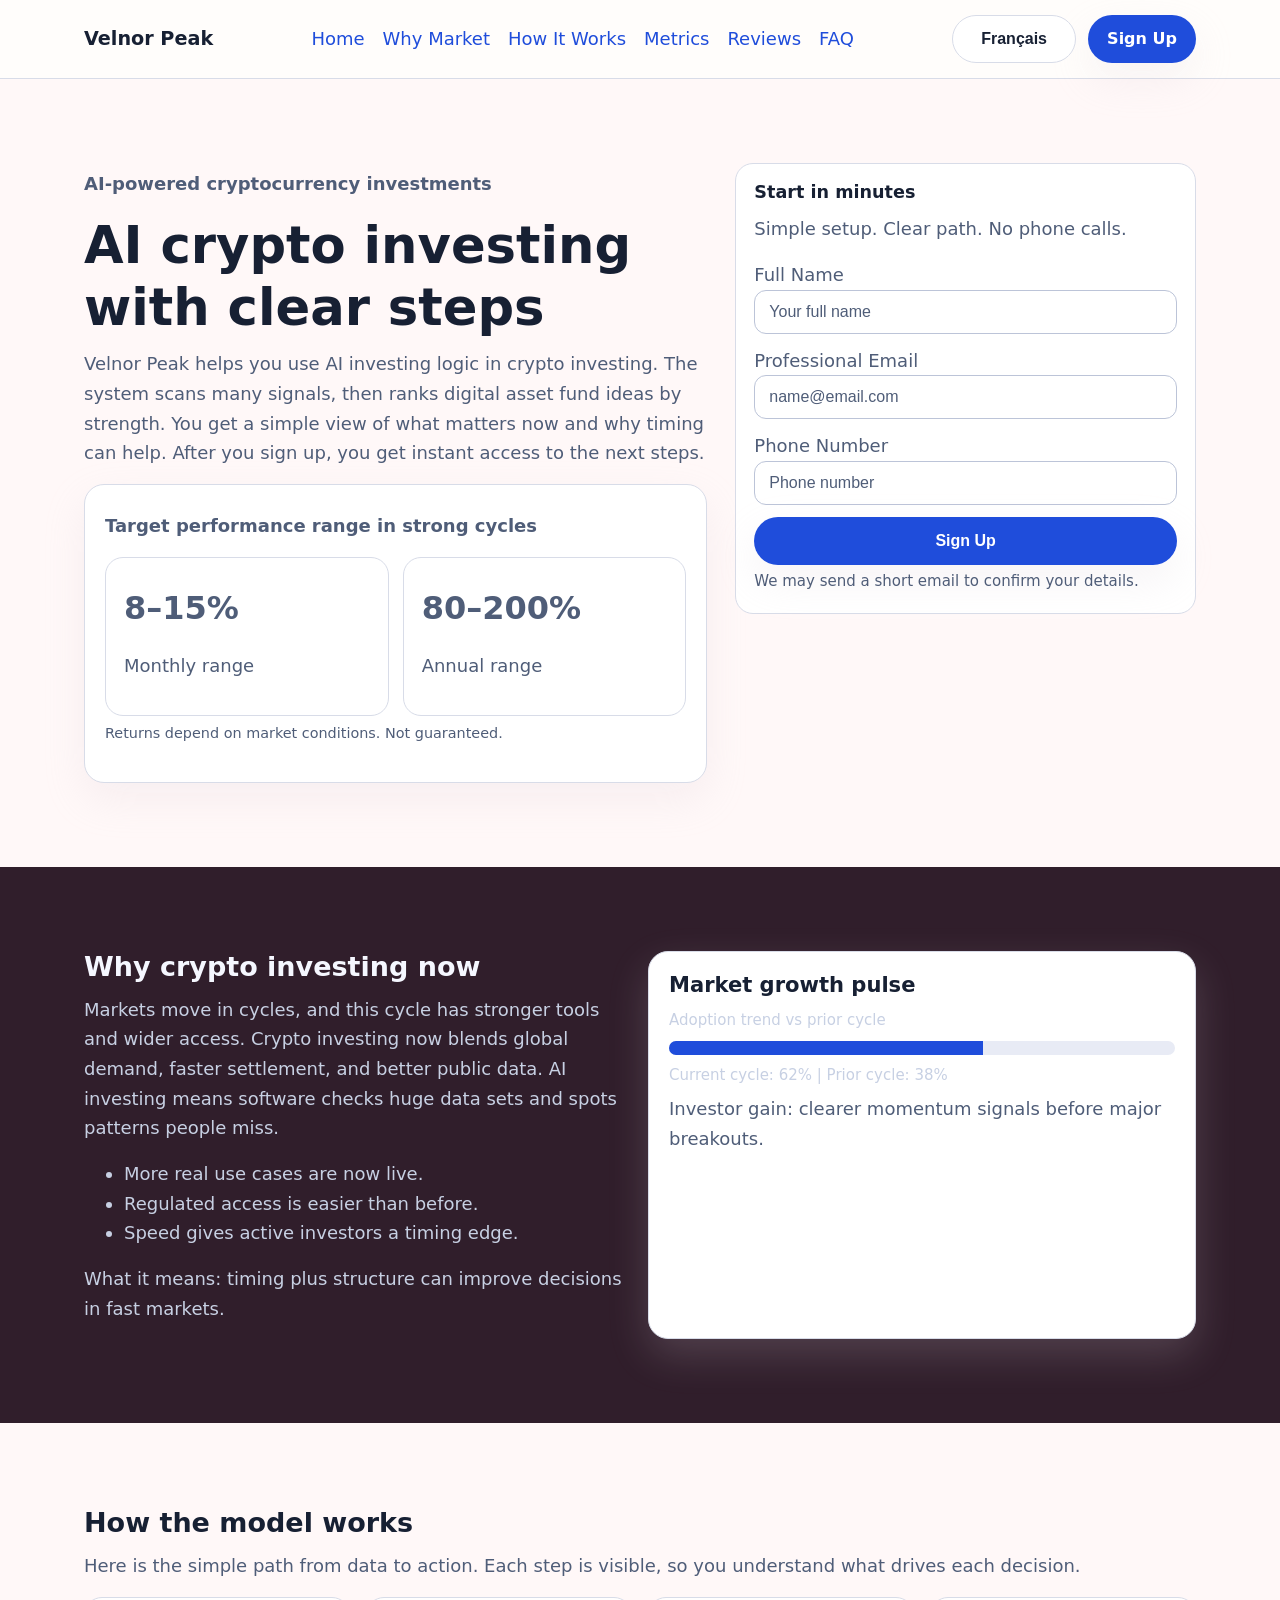
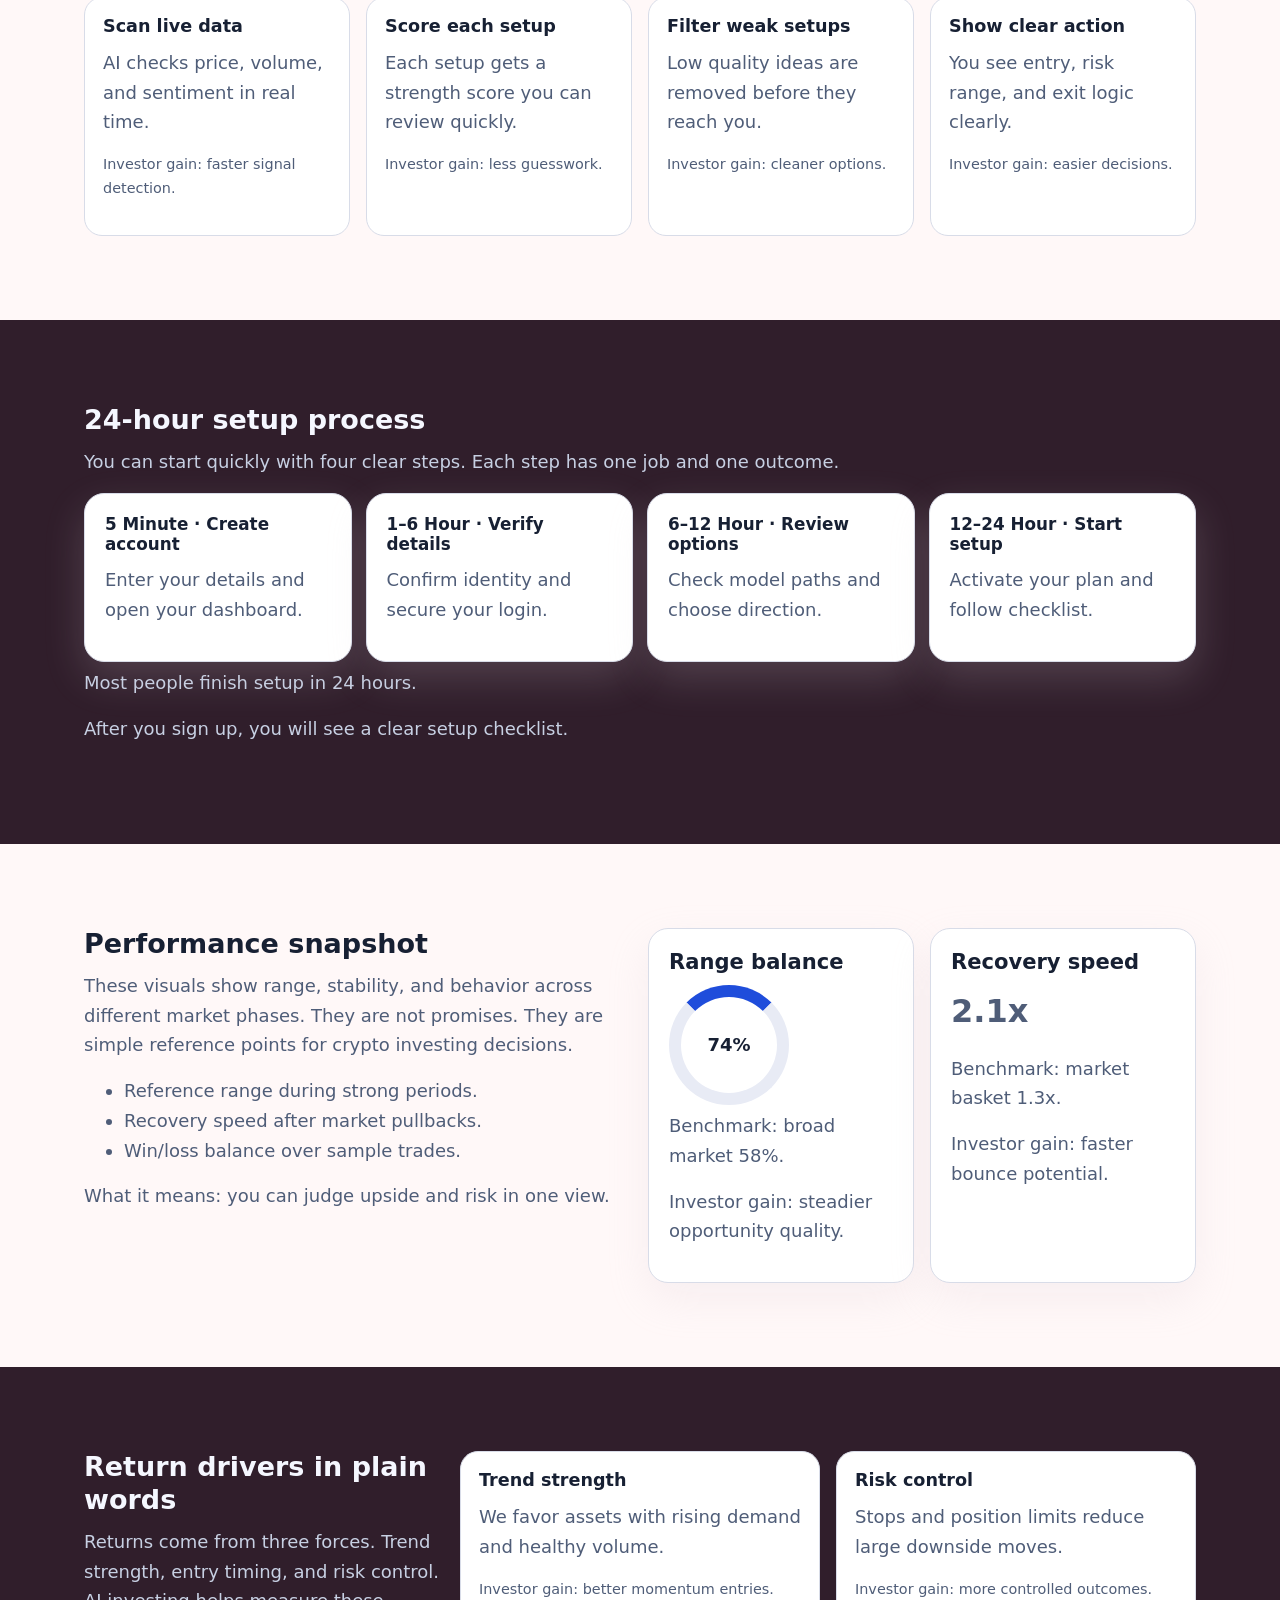
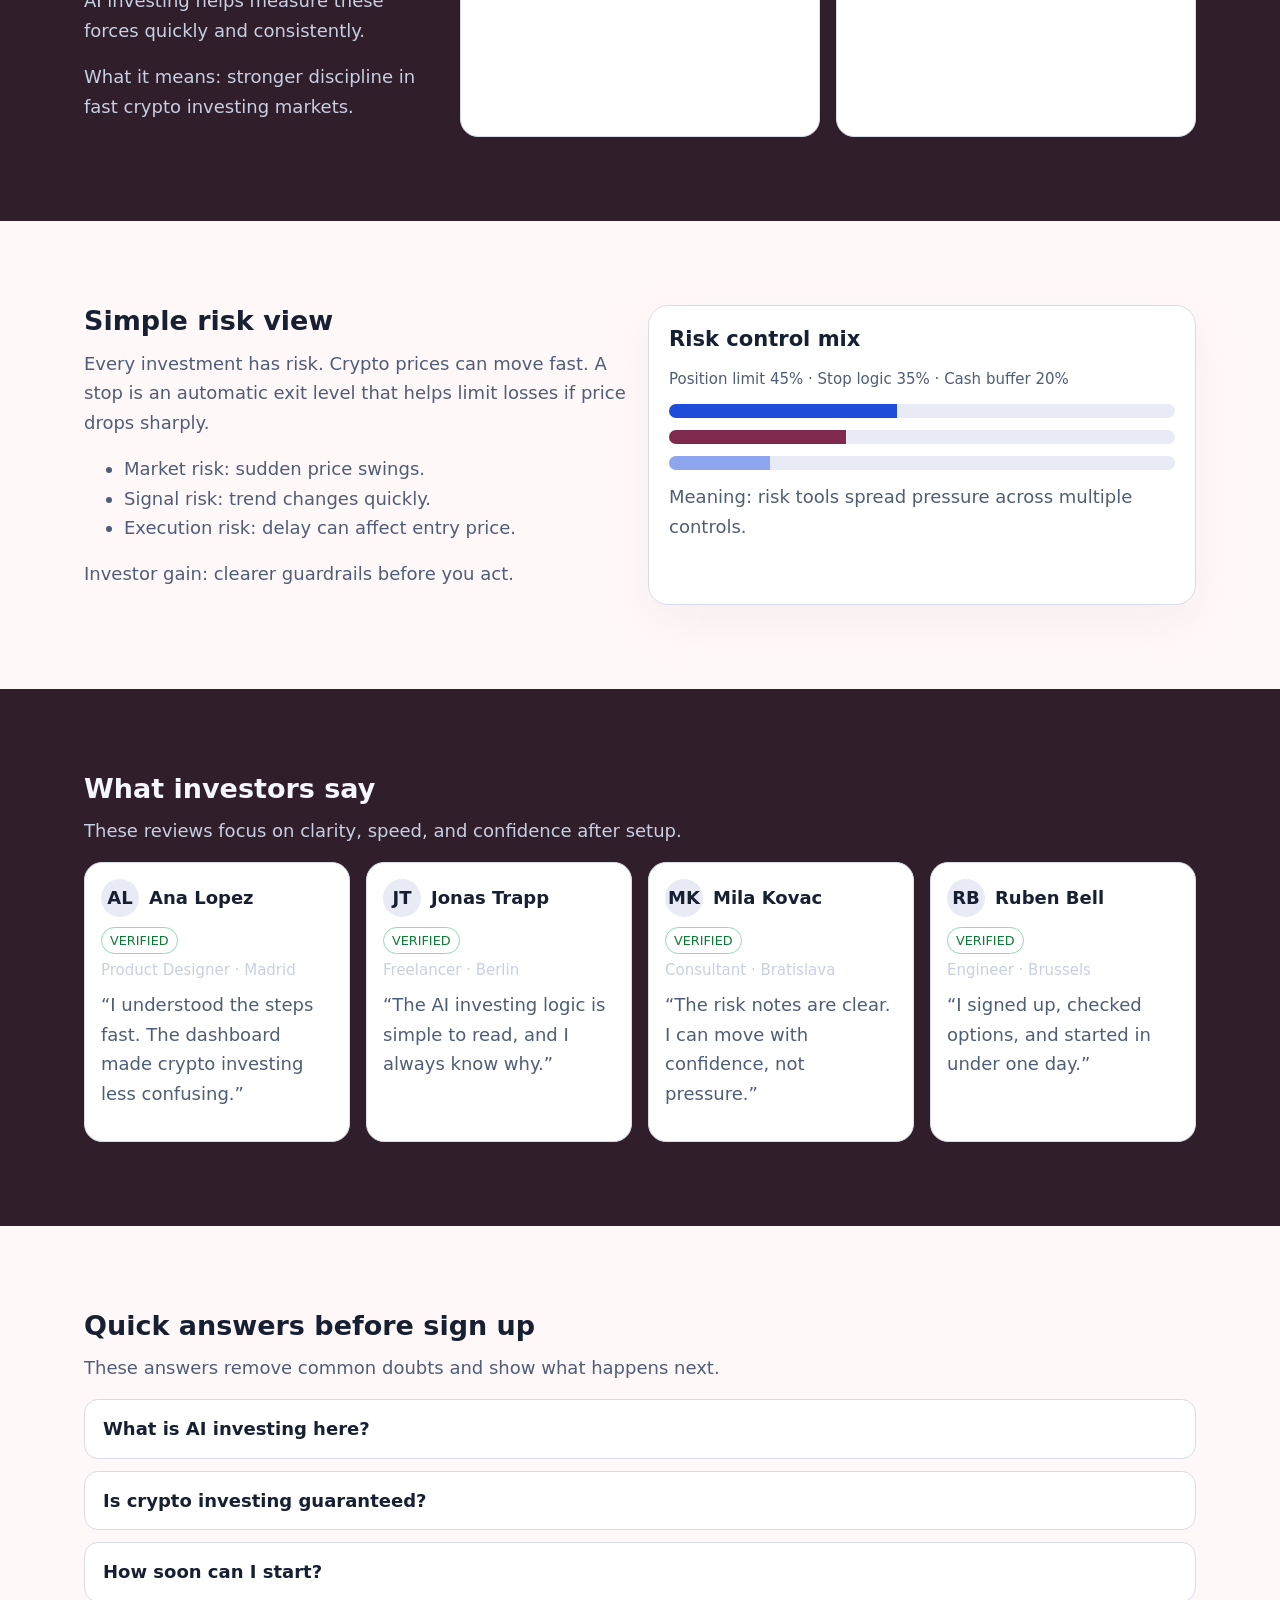
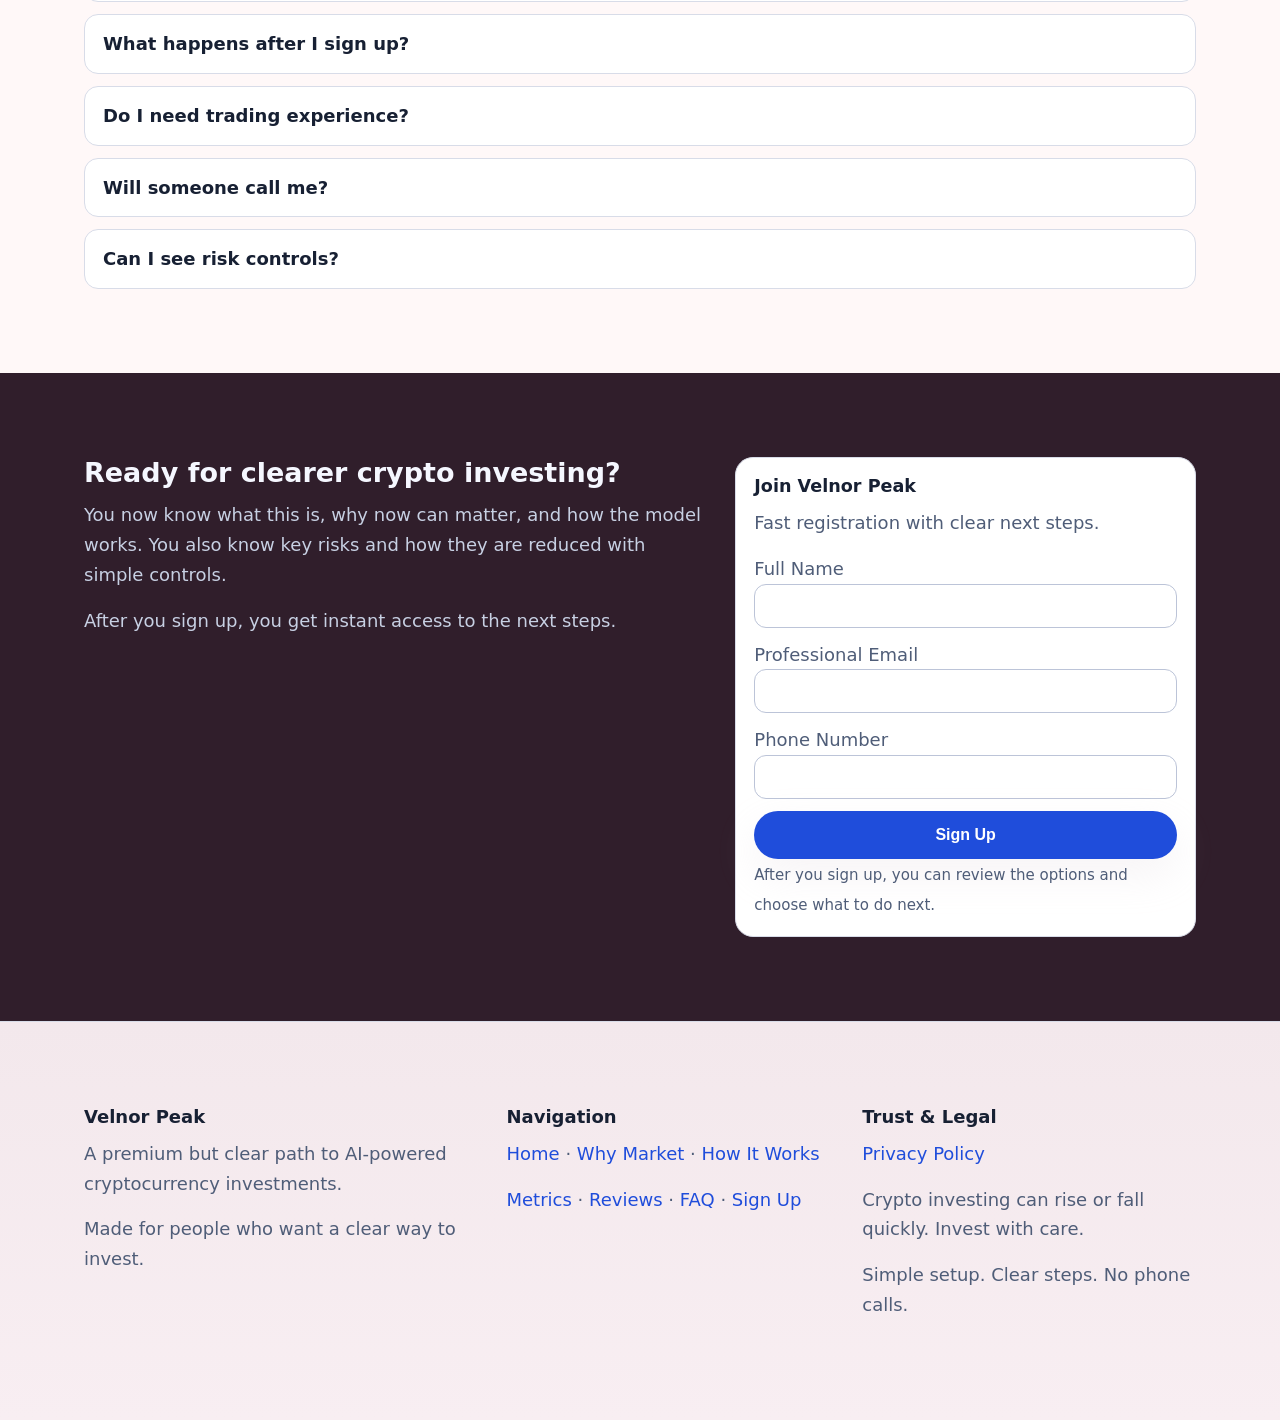
<file: fr/index.html>
<!doctype html>
<html lang="en">
<head>
  <meta charset="UTF-8" />
  <meta name="viewport" content="width=device-width, initial-scale=1.0" />
  <title>Velnor Peak | AI Crypto Investing (Français)</title>
  <meta name="description" content="Learn AI-powered crypto investing with simple steps, clear risks, and fast sign up. Page view: Français." />
  <link rel="canonical" href="https://velnorpeak.com/fr/index.html" />
  <link rel="alternate" hreflang="en" href="https://velnorpeak.com/index.html" />
  <link rel="alternate" hreflang="de" href="https://velnorpeak.com/de/index.html" />
  <link rel="alternate" hreflang="fr" href="https://velnorpeak.com/fr/index.html" />
  <link rel="alternate" hreflang="es" href="https://velnorpeak.com/es/index.html" />
  <link rel="alternate" hreflang="it" href="https://velnorpeak.com/it/index.html" />
  <link rel="alternate" hreflang="tr" href="https://velnorpeak.com/tr/index.html" />
  <link rel="alternate" hreflang="pt" href="https://velnorpeak.com/pt/index.html" />
  <link rel="alternate" hreflang="ja" href="https://velnorpeak.com/jp/index.html" />
  <link rel="alternate" hreflang="sk" href="https://velnorpeak.com/sk/index.html" />
  <link rel="alternate" hreflang="nl-BE" href="https://velnorpeak.com/be/index.html" />
  <meta property="og:title" content="Velnor Peak | AI Crypto Investing (Français)" />
  <meta property="og:description" content="Learn AI-powered crypto investing with simple steps, clear risks, and fast sign up. Page view: Français." />
  <meta property="og:type" content="website" />
  <meta property="og:url" content="https://velnorpeak.com/fr/index.html" />
  <meta name="twitter:card" content="summary_large_image" />
  <meta name="twitter:title" content="Velnor Peak | AI Crypto Investing (Français)" />
  <meta name="twitter:description" content="Learn AI-powered crypto investing with simple steps, clear risks, and fast sign up. Page view: Français." />
  <link rel="stylesheet" href="../assets/style.css" />
  <script defer src="../assets/app.js"></script>
</head>
<body>
<header>
  <div class="container header-row">
    <div class="brand">Velnor Peak</div>
    <nav class="nav-desktop" aria-label="Primary">
      <a href="#home">Home</a><a href="#market">Why Market</a><a href="#model">How It Works</a><a href="#metrics">Metrics</a><a href="#reviews">Reviews</a><a href="#faq">FAQ</a>
    </nav>
    <div class="right-zone">
      <div class="lang">
        <button class="lang-toggle" aria-label="Language menu">Français</button>
        <div class="lang-menu">
          <a href="../index.html"><svg class="flag" viewBox="0 0 20 20" aria-hidden="true"><circle cx="10" cy="10" r="9" fill="#e8ebf5"></circle><text x="10" y="13" text-anchor="middle" font-size="7" fill="#172033">GB</text></svg>English</a>
<a href="../de/index.html"><svg class="flag" viewBox="0 0 20 20" aria-hidden="true"><circle cx="10" cy="10" r="9" fill="#e8ebf5"></circle><text x="10" y="13" text-anchor="middle" font-size="7" fill="#172033">DE</text></svg>Deutsch</a>
<a href="../fr/index.html"><svg class="flag" viewBox="0 0 20 20" aria-hidden="true"><circle cx="10" cy="10" r="9" fill="#e8ebf5"></circle><text x="10" y="13" text-anchor="middle" font-size="7" fill="#172033">FR</text></svg>Français</a>
<a href="../es/index.html"><svg class="flag" viewBox="0 0 20 20" aria-hidden="true"><circle cx="10" cy="10" r="9" fill="#e8ebf5"></circle><text x="10" y="13" text-anchor="middle" font-size="7" fill="#172033">ES</text></svg>Español</a>
<a href="../it/index.html"><svg class="flag" viewBox="0 0 20 20" aria-hidden="true"><circle cx="10" cy="10" r="9" fill="#e8ebf5"></circle><text x="10" y="13" text-anchor="middle" font-size="7" fill="#172033">IT</text></svg>Italiano</a>
<a href="../tr/index.html"><svg class="flag" viewBox="0 0 20 20" aria-hidden="true"><circle cx="10" cy="10" r="9" fill="#e8ebf5"></circle><text x="10" y="13" text-anchor="middle" font-size="7" fill="#172033">TR</text></svg>Türkçe</a>
<a href="../pt/index.html"><svg class="flag" viewBox="0 0 20 20" aria-hidden="true"><circle cx="10" cy="10" r="9" fill="#e8ebf5"></circle><text x="10" y="13" text-anchor="middle" font-size="7" fill="#172033">PT</text></svg>Português</a>
<a href="../jp/index.html"><svg class="flag" viewBox="0 0 20 20" aria-hidden="true"><circle cx="10" cy="10" r="9" fill="#e8ebf5"></circle><text x="10" y="13" text-anchor="middle" font-size="7" fill="#172033">JP</text></svg>日本語</a>
<a href="../sk/index.html"><svg class="flag" viewBox="0 0 20 20" aria-hidden="true"><circle cx="10" cy="10" r="9" fill="#e8ebf5"></circle><text x="10" y="13" text-anchor="middle" font-size="7" fill="#172033">SK</text></svg>Slovak</a>
<a href="../be/index.html"><svg class="flag" viewBox="0 0 20 20" aria-hidden="true"><circle cx="10" cy="10" r="9" fill="#e8ebf5"></circle><text x="10" y="13" text-anchor="middle" font-size="7" fill="#172033">BE</text></svg>Nederlands (BE)</a>
        </div>
      </div>
      <a class="btn btn-primary" href="#signup">Sign Up</a>
    </div>
    <button id="burger" class="mobile-toggle" aria-label="Open menu" aria-expanded="false">☰</button>
  </div>
</header>
<div id="backdrop" class="backdrop"></div>
<aside id="drawer" class="drawer" aria-hidden="true">
  <button id="drawerClose" class="btn" aria-label="Close menu">✕</button>
  <nav aria-label="Mobile">
    <p><a href="#home">Home</a></p><p><a href="#market">Why Market</a></p><p><a href="#model">How It Works</a></p><p><a href="#metrics">Metrics</a></p><p><a href="#reviews">Reviews</a></p><p><a href="#faq">FAQ</a></p>
  </nav>
  <div class="lang" style="margin-block:14px">
    <button class="lang-toggle" aria-label="Language menu mobile">Français</button>
    <div class="lang-menu"><a href="../index.html"><svg class="flag" viewBox="0 0 20 20" aria-hidden="true"><circle cx="10" cy="10" r="9" fill="#e8ebf5"></circle><text x="10" y="13" text-anchor="middle" font-size="7" fill="#172033">GB</text></svg>English</a>
<a href="../de/index.html"><svg class="flag" viewBox="0 0 20 20" aria-hidden="true"><circle cx="10" cy="10" r="9" fill="#e8ebf5"></circle><text x="10" y="13" text-anchor="middle" font-size="7" fill="#172033">DE</text></svg>Deutsch</a>
<a href="../fr/index.html"><svg class="flag" viewBox="0 0 20 20" aria-hidden="true"><circle cx="10" cy="10" r="9" fill="#e8ebf5"></circle><text x="10" y="13" text-anchor="middle" font-size="7" fill="#172033">FR</text></svg>Français</a>
<a href="../es/index.html"><svg class="flag" viewBox="0 0 20 20" aria-hidden="true"><circle cx="10" cy="10" r="9" fill="#e8ebf5"></circle><text x="10" y="13" text-anchor="middle" font-size="7" fill="#172033">ES</text></svg>Español</a>
<a href="../it/index.html"><svg class="flag" viewBox="0 0 20 20" aria-hidden="true"><circle cx="10" cy="10" r="9" fill="#e8ebf5"></circle><text x="10" y="13" text-anchor="middle" font-size="7" fill="#172033">IT</text></svg>Italiano</a>
<a href="../tr/index.html"><svg class="flag" viewBox="0 0 20 20" aria-hidden="true"><circle cx="10" cy="10" r="9" fill="#e8ebf5"></circle><text x="10" y="13" text-anchor="middle" font-size="7" fill="#172033">TR</text></svg>Türkçe</a>
<a href="../pt/index.html"><svg class="flag" viewBox="0 0 20 20" aria-hidden="true"><circle cx="10" cy="10" r="9" fill="#e8ebf5"></circle><text x="10" y="13" text-anchor="middle" font-size="7" fill="#172033">PT</text></svg>Português</a>
<a href="../jp/index.html"><svg class="flag" viewBox="0 0 20 20" aria-hidden="true"><circle cx="10" cy="10" r="9" fill="#e8ebf5"></circle><text x="10" y="13" text-anchor="middle" font-size="7" fill="#172033">JP</text></svg>日本語</a>
<a href="../sk/index.html"><svg class="flag" viewBox="0 0 20 20" aria-hidden="true"><circle cx="10" cy="10" r="9" fill="#e8ebf5"></circle><text x="10" y="13" text-anchor="middle" font-size="7" fill="#172033">SK</text></svg>Slovak</a>
<a href="../be/index.html"><svg class="flag" viewBox="0 0 20 20" aria-hidden="true"><circle cx="10" cy="10" r="9" fill="#e8ebf5"></circle><text x="10" y="13" text-anchor="middle" font-size="7" fill="#172033">BE</text></svg>Nederlands (BE)</a></div>
  </div>
  <a class="btn btn-primary" href="#signup">Sign Up</a>
</aside>

<section id="home" class="section light hero">
  <div class="container hero-grid">
    <div>
      <p class="kicker">AI-powered cryptocurrency investments</p>
      <h1>AI crypto investing with clear steps</h1>
      <p>Velnor Peak helps you use AI investing logic in crypto investing. The system scans many signals, then ranks digital asset fund ideas by strength. You get a simple view of what matters now and why timing can help. After you sign up, you get instant access to the next steps.</p>
      <div class="hero-panel">
        <p><strong>Target performance range in strong cycles</strong></p>
        <div class="performance">
          <div class="card"><p class="big-number">8–15%</p><p>Monthly range</p></div>
          <div class="card"><p class="big-number">80–200%</p><p>Annual range</p></div>
        </div>
        <p class="tiny muted">Returns depend on market conditions. Not guaranteed.</p>
      </div>
    </div>
    <form class="form-card card" id="signup" aria-label="Lead form">
      <h3 class="form-title">Start in minutes</h3>
      <p class="form-sub">Simple setup. Clear path. No phone calls.</p>
      <div class="form-stack">
        <label>Full Name<input type="text" name="name" placeholder="Your full name" required /></label>
        <label>Professional Email<input type="email" name="email" placeholder="name@email.com" required /></label>
        <label>Phone Number<input type="tel" name="phone" placeholder="Phone number" required /></label>
        <button class="btn btn-primary" type="submit">Sign Up</button>
      </div>
      <small>We may send a short email to confirm your details.</small>
    </form>
  </div>
</section>

<section id="market" class="section dark">
  <div class="container grid-2">
    <div>
      <h2>Why crypto investing now</h2>
      <p>Markets move in cycles, and this cycle has stronger tools and wider access. Crypto investing now blends global demand, faster settlement, and better public data. AI investing means software checks huge data sets and spots patterns people miss.</p>
      <ul>
        <li>More real use cases are now live.</li>
        <li>Regulated access is easier than before.</li>
        <li>Speed gives active investors a timing edge.</li>
      </ul>
      <p>What it means: timing plus structure can improve decisions in fast markets.</p>
    </div>
    <div class="visual-card">
      <h3>Market growth pulse</h3>
      <div class="bar-dual">
        <small>Adoption trend vs prior cycle</small>
        <div class="bar"><span class="a"></span></div>
        <small>Current cycle: 62% | Prior cycle: 38%</small>
      </div>
      <p>Investor gain: clearer momentum signals before major breakouts.</p>
    </div>
  </div>
</section>

<section id="model" class="section light">
  <div class="container">
    <h2>How the model works</h2>
    <p>Here is the simple path from data to action. Each step is visible, so you understand what drives each decision.</p>
    <div class="grid-4">
      <article class="card"><h3>Scan live data</h3><p>AI checks price, volume, and sentiment in real time.</p><p class="muted tiny">Investor gain: faster signal detection.</p></article>
      <article class="card"><h3>Score each setup</h3><p>Each setup gets a strength score you can review quickly.</p><p class="muted tiny">Investor gain: less guesswork.</p></article>
      <article class="card"><h3>Filter weak setups</h3><p>Low quality ideas are removed before they reach you.</p><p class="muted tiny">Investor gain: cleaner options.</p></article>
      <article class="card"><h3>Show clear action</h3><p>You see entry, risk range, and exit logic clearly.</p><p class="muted tiny">Investor gain: easier decisions.</p></article>
    </div>
  </div>
</section>

<section class="section dark">
  <div class="container">
    <h2>24-hour setup process</h2>
    <p>You can start quickly with four clear steps. Each step has one job and one outcome.</p>
    <div class="process-row">
      <div class="process-card"><h3>5 Minute · Create account</h3><p>Enter your details and open your dashboard.</p></div>
      <div class="process-card"><h3>1–6 Hour · Verify details</h3><p>Confirm identity and secure your login.</p></div>
      <div class="process-card"><h3>6–12 Hour · Review options</h3><p>Check model paths and choose direction.</p></div>
      <div class="process-card"><h3>12–24 Hour · Start setup</h3><p>Activate your plan and follow checklist.</p></div>
    </div>
    <p>Most people finish setup in 24 hours.</p>
    <p>After you sign up, you will see a clear setup checklist.</p>
  </div>
</section>

<section id="metrics" class="section light">
  <div class="container grid-2">
    <div>
      <h2>Performance snapshot</h2>
      <p>These visuals show range, stability, and behavior across different market phases. They are not promises. They are simple reference points for crypto investing decisions.</p>
      <ul><li>Reference range during strong periods.</li><li>Recovery speed after market pullbacks.</li><li>Win/loss balance over sample trades.</li></ul>
      <p>What it means: you can judge upside and risk in one view.</p>
    </div>
    <div class="grid-2">
      <div class="metric-card"><h3>Range balance</h3><div class="ring">74%</div><p>Benchmark: broad market 58%.</p><p>Investor gain: steadier opportunity quality.</p></div>
      <div class="metric-card"><h3>Recovery speed</h3><p class="big-number">2.1x</p><p>Benchmark: market basket 1.3x.</p><p>Investor gain: faster bounce potential.</p></div>
    </div>
  </div>
</section>

<section class="section dark">
  <div class="container grid-3">
    <div>
      <h2>Return drivers in plain words</h2>
      <p>Returns come from three forces. Trend strength, entry timing, and risk control. AI investing helps measure these forces quickly and consistently.</p>
      <p>What it means: stronger discipline in fast crypto investing markets.</p>
    </div>
    <article class="card"><h3>Trend strength</h3><p>We favor assets with rising demand and healthy volume.</p><p class="muted tiny">Investor gain: better momentum entries.</p></article>
    <article class="card"><h3>Risk control</h3><p>Stops and position limits reduce large downside moves.</p><p class="muted tiny">Investor gain: more controlled outcomes.</p></article>
  </div>
</section>

<section class="section light">
  <div class="container grid-2">
    <div>
      <h2>Simple risk view</h2>
      <p>Every investment has risk. Crypto prices can move fast. A stop is an automatic exit level that helps limit losses if price drops sharply.</p>
      <ul><li>Market risk: sudden price swings.</li><li>Signal risk: trend changes quickly.</li><li>Execution risk: delay can affect entry price.</li></ul>
      <p>Investor gain: clearer guardrails before you act.</p>
    </div>
    <div class="visual-card">
      <h3>Risk control mix</h3>
      <small>Position limit 45% · Stop logic 35% · Cash buffer 20%</small>
      <div class="bar" style="margin:12px 0"><span class="a" style="width:45%"></span></div>
      <div class="bar" style="margin:12px 0"><span class="b" style="width:35%"></span></div>
      <div class="bar" style="margin:12px 0"><span class="a" style="width:20%;background:#8ea5f0"></span></div>
      <p>Meaning: risk tools spread pressure across multiple controls.</p>
    </div>
  </div>
</section>

<section id="reviews" class="section dark">
  <div class="container">
    <h2>What investors say</h2>
    <p>These reviews focus on clarity, speed, and confidence after setup.</p>
    <div class="grid-4">
      <article class="review-card"><div class="review-head"><div class="avatar">AL</div><strong>Ana Lopez</strong><span class="verified">VERIFIED</span></div><small>Product Designer · Madrid</small><p>“I understood the steps fast. The dashboard made crypto investing less confusing.”</p></article>
      <article class="review-card"><div class="review-head"><div class="avatar">JT</div><strong>Jonas Trapp</strong><span class="verified">VERIFIED</span></div><small>Freelancer · Berlin</small><p>“The AI investing logic is simple to read, and I always know why.”</p></article>
      <article class="review-card"><div class="review-head"><div class="avatar">MK</div><strong>Mila Kovac</strong><span class="verified">VERIFIED</span></div><small>Consultant · Bratislava</small><p>“The risk notes are clear. I can move with confidence, not pressure.”</p></article>
      <article class="review-card"><div class="review-head"><div class="avatar">RB</div><strong>Ruben Bell</strong><span class="verified">VERIFIED</span></div><small>Engineer · Brussels</small><p>“I signed up, checked options, and started in under one day.”</p></article>
    </div>
  </div>
</section>

<section id="faq" class="section light">
  <div class="container">
    <h2>Quick answers before sign up</h2>
    <p>These answers remove common doubts and show what happens next.</p>
    <div class="faq-wrap">
      <details class="faq-item"><summary>What is AI investing here?</summary><p>AI investing means software reads market data and ranks setups by strength.</p></details>
      <details class="faq-item"><summary>Is crypto investing guaranteed?</summary><p>No. Returns can change with market conditions, and losses are possible.</p></details>
      <details class="faq-item"><summary>How soon can I start?</summary><p>Most people finish setup in one day and see next steps instantly.</p></details>
      <details class="faq-item"><summary>What happens after I sign up?</summary><p>After you sign up, you can review the options and choose what to do next.</p></details>
      <details class="faq-item"><summary>Do I need trading experience?</summary><p>No. The flow uses simple language and a guided checklist.</p></details>
      <details class="faq-item"><summary>Will someone call me?</summary><p>No phone calls. We may send a short email to confirm details.</p></details>
      <details class="faq-item"><summary>Can I see risk controls?</summary><p>Yes. You can view stop logic, position limits, and scenario notes.</p></details>
    </div>
  </div>
</section>

<section class="section dark">
  <div class="container hero-grid">
    <div>
      <h2>Ready for clearer crypto investing?</h2>
      <p>You now know what this is, why now can matter, and how the model works. You also know key risks and how they are reduced with simple controls.</p>
      <p>After you sign up, you get instant access to the next steps.</p>
    </div>
    <form class="form-card card" aria-label="Final lead form">
      <h3>Join Velnor Peak</h3>
      <p>Fast registration with clear next steps.</p>
      <div class="form-stack">
        <label>Full Name<input type="text" required></label>
        <label>Professional Email<input type="email" required></label>
        <label>Phone Number<input type="tel" required></label>
        <button class="btn btn-primary" type="submit">Sign Up</button>
      </div>
      <small>After you sign up, you can review the options and choose what to do next.</small>
    </form>
  </div>
</section>

<footer class="section footer-panel">
  <div class="container footer-grid">
    <div>
      <h4>Velnor Peak</h4>
      <p>A premium but clear path to AI-powered cryptocurrency investments.</p>
      <p>Made for people who want a clear way to invest.</p>
    </div>
    <div>
      <h4>Navigation</h4>
      <p><a href="#home">Home</a> · <a href="#market">Why Market</a> · <a href="#model">How It Works</a></p>
      <p><a href="#metrics">Metrics</a> · <a href="#reviews">Reviews</a> · <a href="#faq">FAQ</a> · <a href="#signup">Sign Up</a></p>
    </div>
    <div>
      <h4>Trust & Legal</h4>
      <p><a href="#" class="privacy-open">Privacy Policy</a></p>
      <p>Crypto investing can rise or fall quickly. Invest with care.</p>
      <p>Simple setup. Clear steps. No phone calls.</p>
    </div>
  </div>
</footer>

<div class="modal" id="privacyModal" aria-hidden="true" role="dialog" aria-label="Privacy Policy">
  <div class="modal-card">
    <div class="modal-top"><h3>Privacy Policy</h3><button id="modalCloseTop" class="btn" aria-label="Close privacy">✕</button></div>
    <p><strong>Introduction:</strong> We explain data use in simple terms so you know what happens.</p>
    <p><strong>Data collection:</strong> We collect name, email, phone, and basic site usage events.</p>
    <p><strong>Legal basis:</strong> We process data for service delivery, consent, and legal obligations.</p>
    <p><strong>Cookies:</strong> Cookies help remember preferences and improve page performance.</p>
    <p><strong>Retention:</strong> We keep data only as long as needed for service and law.</p>
    <p><strong>Third-party sharing:</strong> We use vetted providers for hosting, analytics, and email support.</p>
    <p><strong>Security:</strong> We apply access controls, encryption, and regular security checks.</p>
    <p><strong>User rights:</strong> You can request access, correction, deletion, or processing limits.</p>
    <p><strong>International transfers:</strong> Some providers process data outside your country with safeguards.</p>
    <p><strong>Industry risk disclosure:</strong> Digital assets are volatile and can lose value quickly.</p>
    <p><strong>Contact:</strong> privacy@velnorpeak.com for policy questions and rights requests.</p>
    <button id="modalCloseBottom" class="btn">Close</button>
  </div>
</div>

<script type="application/ld+json">{"@context":"https://schema.org","@type":"Organization","name":"Velnor Peak","url":"https://velnorpeak.com"}</script>
<script type="application/ld+json">{"@context":"https://schema.org","@type":"WebSite","name":"Velnor Peak","url":"https://velnorpeak.com"}</script>
<script type="application/ld+json">{"@context":"https://schema.org","@type":"FAQPage","mainEntity":[{"@type":"Question","name":"What is AI investing here?","acceptedAnswer":{"@type":"Answer","text":"AI investing means software reads market data and ranks setups by strength."}},{"@type":"Question","name":"What happens after I sign up?","acceptedAnswer":{"@type":"Answer","text":"After you sign up, you can review the options and choose what to do next."}}]}</script>
<script type="application/ld+json">{"@context":"https://schema.org","@type":"Review","author":{"@type":"Person","name":"Ana Lopez"},"reviewBody":"I understood the steps fast. The dashboard made crypto investing less confusing.","reviewRating":{"@type":"Rating","ratingValue":"5"}}</script>
</body>
</html>
</file>
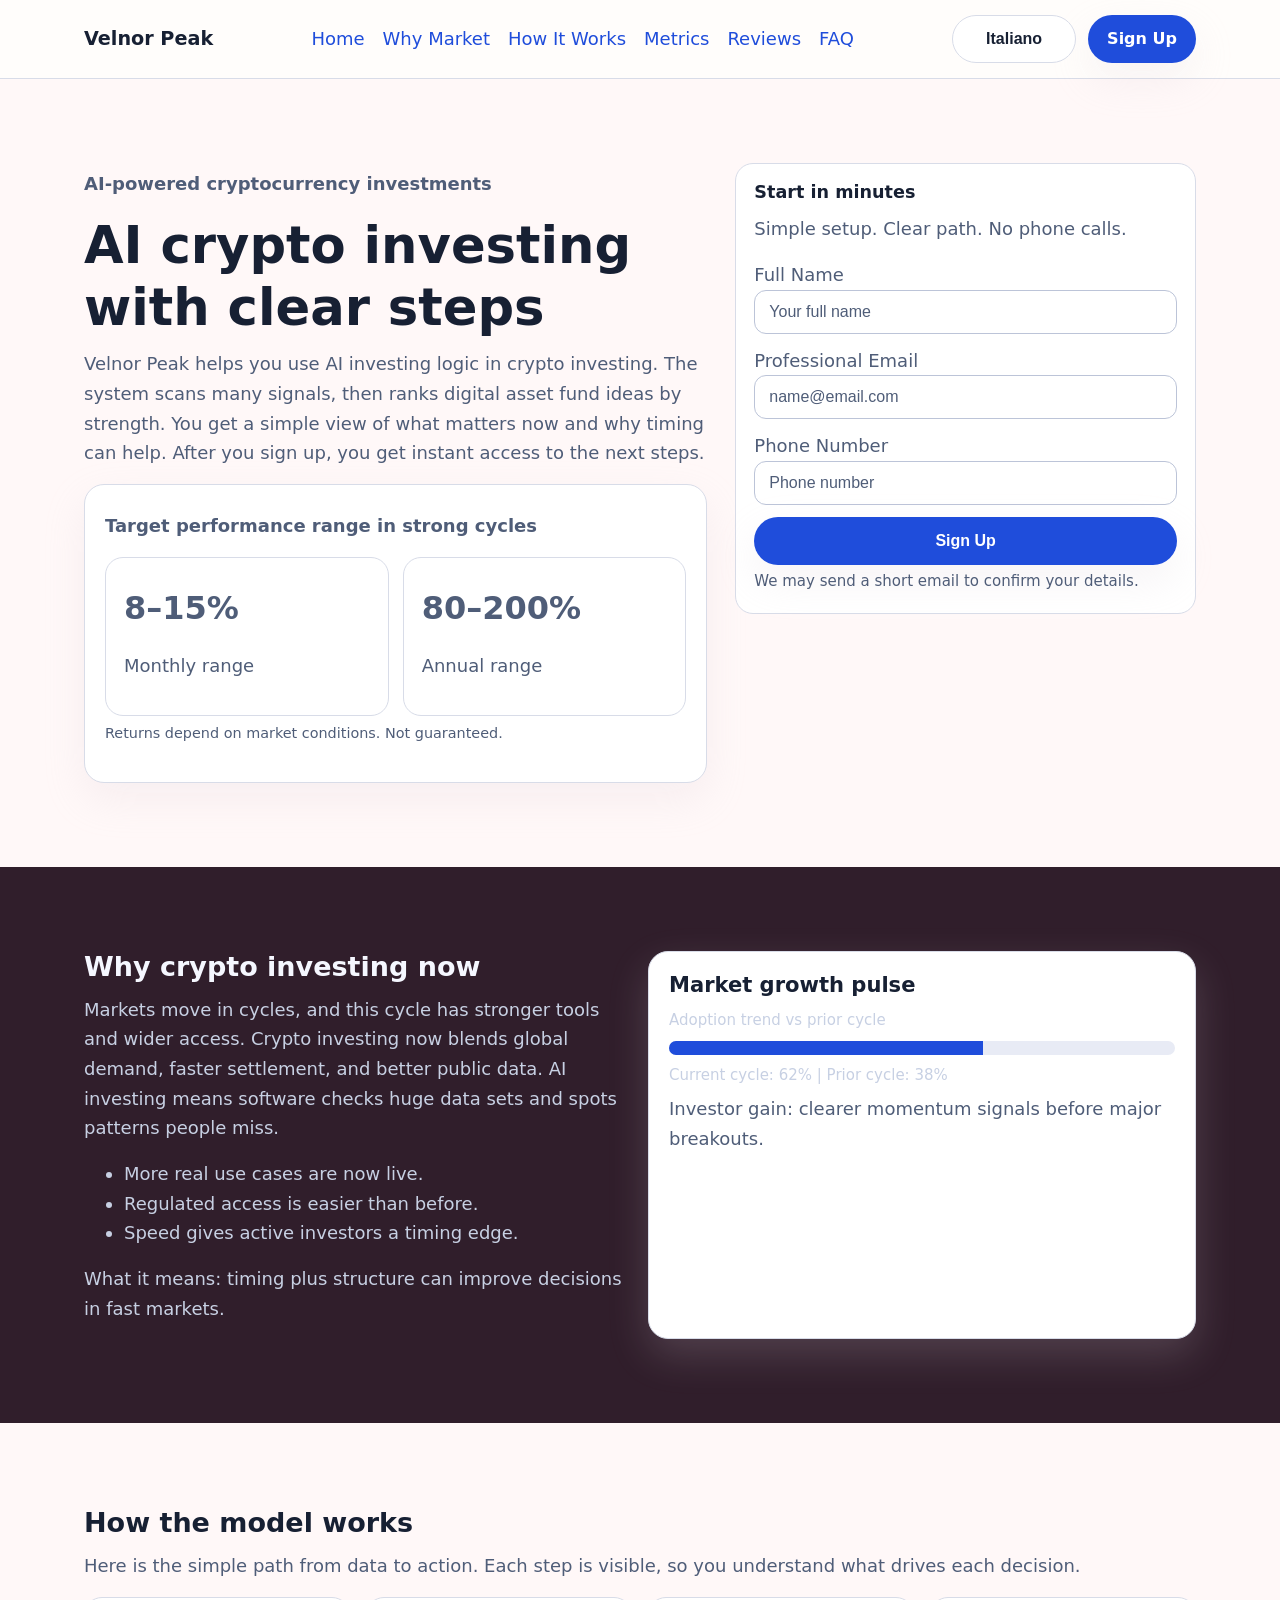
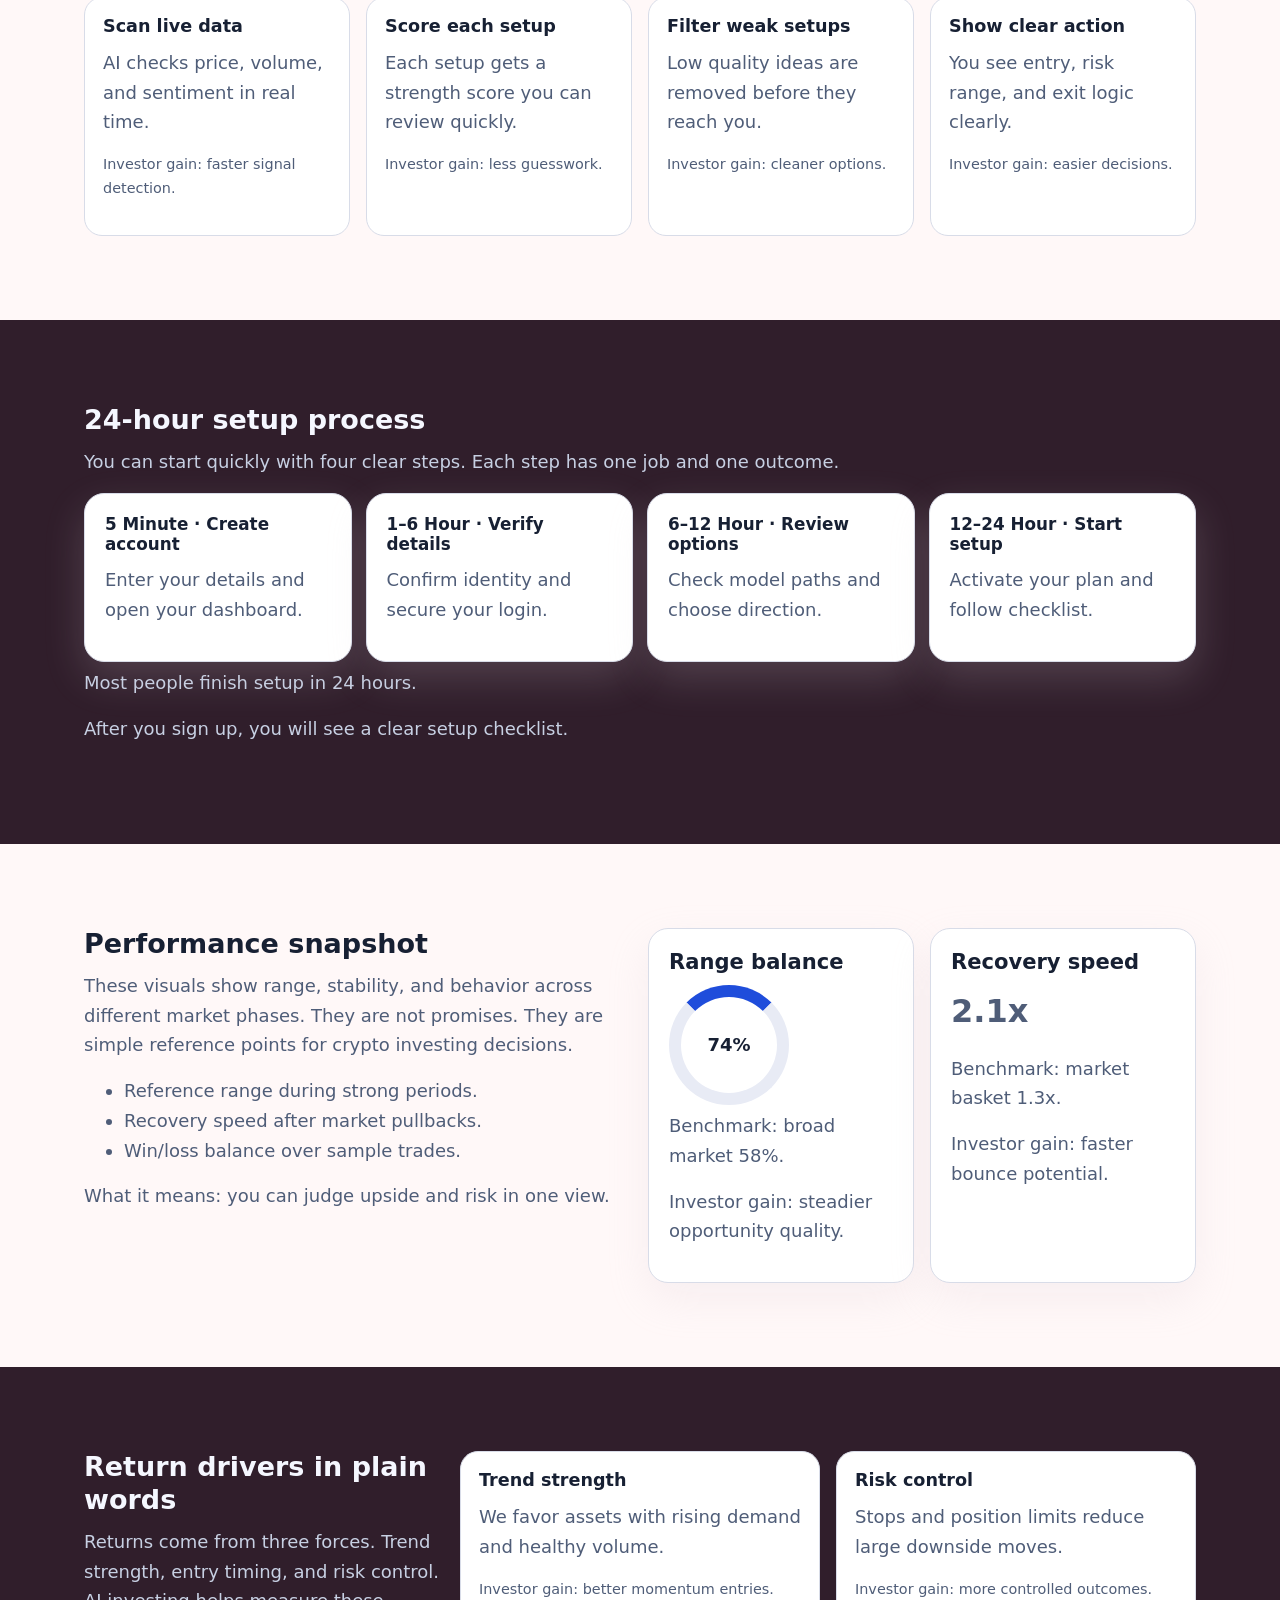
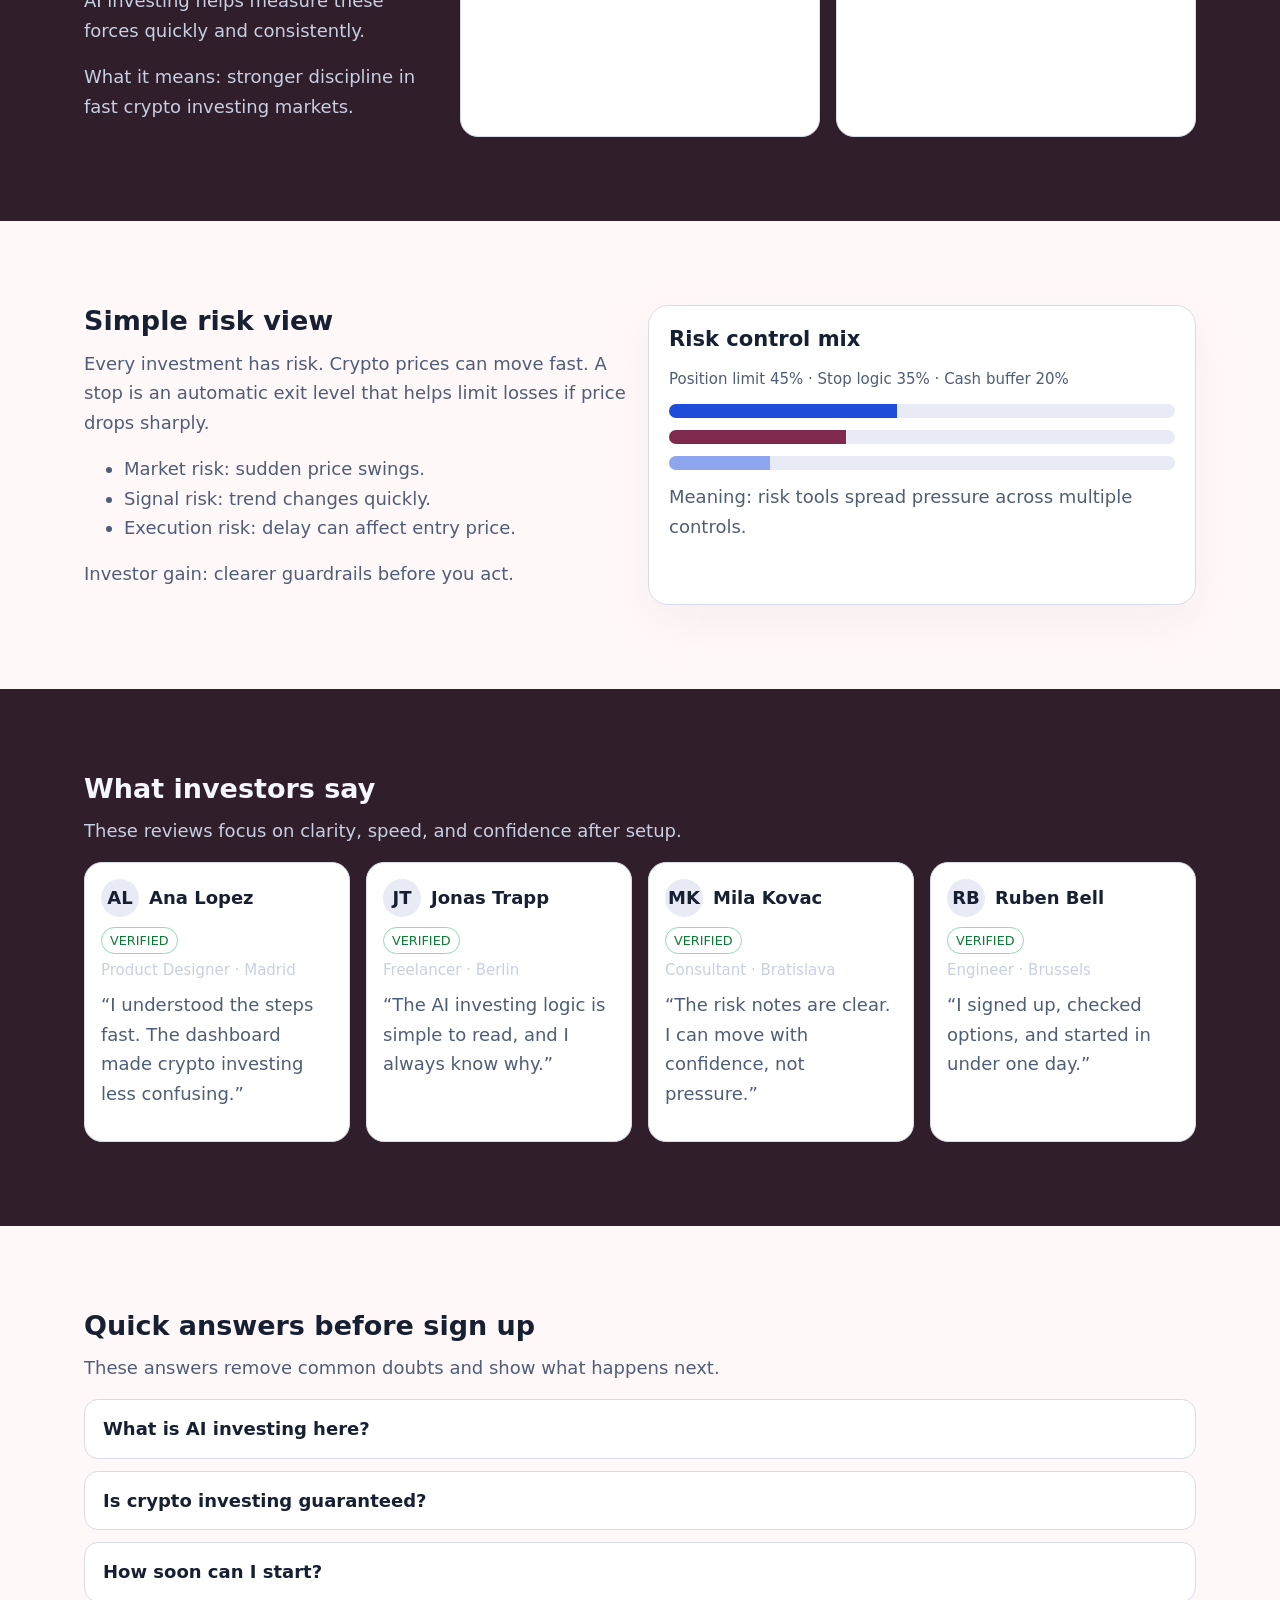
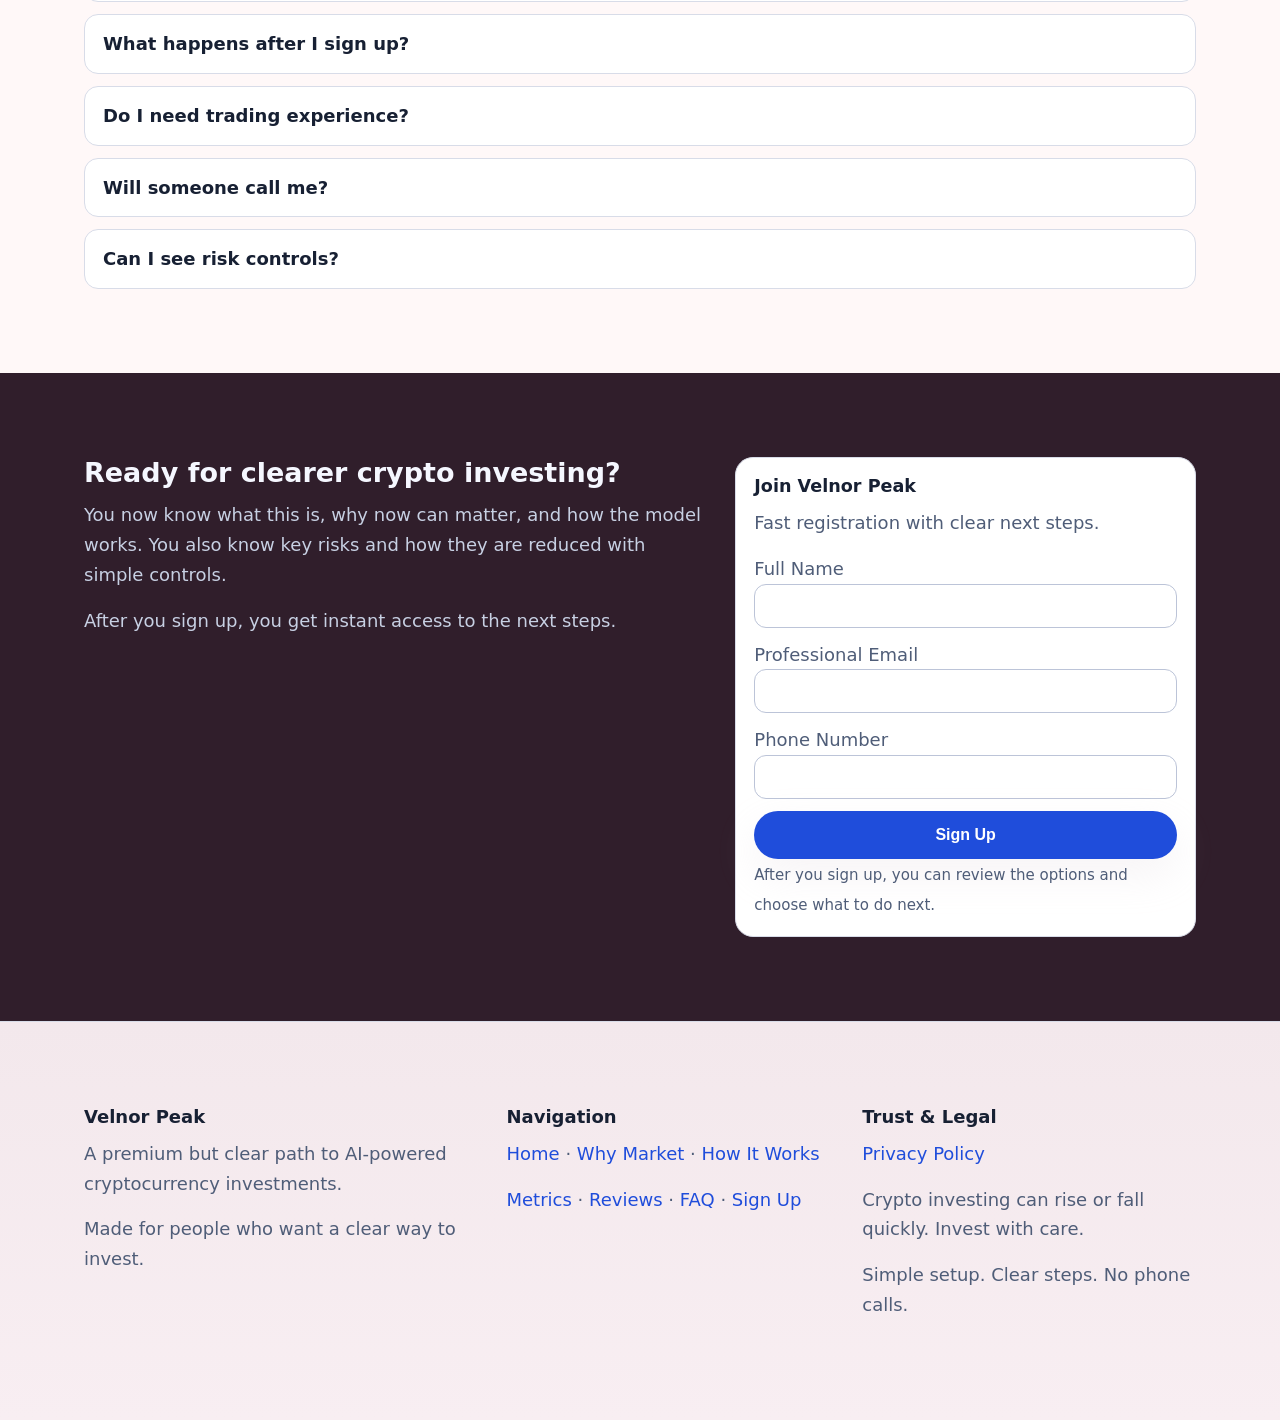
<file: it/index.html>
<!doctype html>
<html lang="en">
<head>
  <meta charset="UTF-8" />
  <meta name="viewport" content="width=device-width, initial-scale=1.0" />
  <title>Velnor Peak | AI Crypto Investing (Italiano)</title>
  <meta name="description" content="Learn AI-powered crypto investing with simple steps, clear risks, and fast sign up. Page view: Italiano." />
  <link rel="canonical" href="https://velnorpeak.com/it/index.html" />
  <link rel="alternate" hreflang="en" href="https://velnorpeak.com/index.html" />
  <link rel="alternate" hreflang="de" href="https://velnorpeak.com/de/index.html" />
  <link rel="alternate" hreflang="fr" href="https://velnorpeak.com/fr/index.html" />
  <link rel="alternate" hreflang="es" href="https://velnorpeak.com/es/index.html" />
  <link rel="alternate" hreflang="it" href="https://velnorpeak.com/it/index.html" />
  <link rel="alternate" hreflang="tr" href="https://velnorpeak.com/tr/index.html" />
  <link rel="alternate" hreflang="pt" href="https://velnorpeak.com/pt/index.html" />
  <link rel="alternate" hreflang="ja" href="https://velnorpeak.com/jp/index.html" />
  <link rel="alternate" hreflang="sk" href="https://velnorpeak.com/sk/index.html" />
  <link rel="alternate" hreflang="nl-BE" href="https://velnorpeak.com/be/index.html" />
  <meta property="og:title" content="Velnor Peak | AI Crypto Investing (Italiano)" />
  <meta property="og:description" content="Learn AI-powered crypto investing with simple steps, clear risks, and fast sign up. Page view: Italiano." />
  <meta property="og:type" content="website" />
  <meta property="og:url" content="https://velnorpeak.com/it/index.html" />
  <meta name="twitter:card" content="summary_large_image" />
  <meta name="twitter:title" content="Velnor Peak | AI Crypto Investing (Italiano)" />
  <meta name="twitter:description" content="Learn AI-powered crypto investing with simple steps, clear risks, and fast sign up. Page view: Italiano." />
  <link rel="stylesheet" href="../assets/style.css" />
  <script defer src="../assets/app.js"></script>
</head>
<body>
<header>
  <div class="container header-row">
    <div class="brand">Velnor Peak</div>
    <nav class="nav-desktop" aria-label="Primary">
      <a href="#home">Home</a><a href="#market">Why Market</a><a href="#model">How It Works</a><a href="#metrics">Metrics</a><a href="#reviews">Reviews</a><a href="#faq">FAQ</a>
    </nav>
    <div class="right-zone">
      <div class="lang">
        <button class="lang-toggle" aria-label="Language menu">Italiano</button>
        <div class="lang-menu">
          <a href="../index.html"><svg class="flag" viewBox="0 0 20 20" aria-hidden="true"><circle cx="10" cy="10" r="9" fill="#e8ebf5"></circle><text x="10" y="13" text-anchor="middle" font-size="7" fill="#172033">GB</text></svg>English</a>
<a href="../de/index.html"><svg class="flag" viewBox="0 0 20 20" aria-hidden="true"><circle cx="10" cy="10" r="9" fill="#e8ebf5"></circle><text x="10" y="13" text-anchor="middle" font-size="7" fill="#172033">DE</text></svg>Deutsch</a>
<a href="../fr/index.html"><svg class="flag" viewBox="0 0 20 20" aria-hidden="true"><circle cx="10" cy="10" r="9" fill="#e8ebf5"></circle><text x="10" y="13" text-anchor="middle" font-size="7" fill="#172033">FR</text></svg>Français</a>
<a href="../es/index.html"><svg class="flag" viewBox="0 0 20 20" aria-hidden="true"><circle cx="10" cy="10" r="9" fill="#e8ebf5"></circle><text x="10" y="13" text-anchor="middle" font-size="7" fill="#172033">ES</text></svg>Español</a>
<a href="../it/index.html"><svg class="flag" viewBox="0 0 20 20" aria-hidden="true"><circle cx="10" cy="10" r="9" fill="#e8ebf5"></circle><text x="10" y="13" text-anchor="middle" font-size="7" fill="#172033">IT</text></svg>Italiano</a>
<a href="../tr/index.html"><svg class="flag" viewBox="0 0 20 20" aria-hidden="true"><circle cx="10" cy="10" r="9" fill="#e8ebf5"></circle><text x="10" y="13" text-anchor="middle" font-size="7" fill="#172033">TR</text></svg>Türkçe</a>
<a href="../pt/index.html"><svg class="flag" viewBox="0 0 20 20" aria-hidden="true"><circle cx="10" cy="10" r="9" fill="#e8ebf5"></circle><text x="10" y="13" text-anchor="middle" font-size="7" fill="#172033">PT</text></svg>Português</a>
<a href="../jp/index.html"><svg class="flag" viewBox="0 0 20 20" aria-hidden="true"><circle cx="10" cy="10" r="9" fill="#e8ebf5"></circle><text x="10" y="13" text-anchor="middle" font-size="7" fill="#172033">JP</text></svg>日本語</a>
<a href="../sk/index.html"><svg class="flag" viewBox="0 0 20 20" aria-hidden="true"><circle cx="10" cy="10" r="9" fill="#e8ebf5"></circle><text x="10" y="13" text-anchor="middle" font-size="7" fill="#172033">SK</text></svg>Slovak</a>
<a href="../be/index.html"><svg class="flag" viewBox="0 0 20 20" aria-hidden="true"><circle cx="10" cy="10" r="9" fill="#e8ebf5"></circle><text x="10" y="13" text-anchor="middle" font-size="7" fill="#172033">BE</text></svg>Nederlands (BE)</a>
        </div>
      </div>
      <a class="btn btn-primary" href="#signup">Sign Up</a>
    </div>
    <button id="burger" class="mobile-toggle" aria-label="Open menu" aria-expanded="false">☰</button>
  </div>
</header>
<div id="backdrop" class="backdrop"></div>
<aside id="drawer" class="drawer" aria-hidden="true">
  <button id="drawerClose" class="btn" aria-label="Close menu">✕</button>
  <nav aria-label="Mobile">
    <p><a href="#home">Home</a></p><p><a href="#market">Why Market</a></p><p><a href="#model">How It Works</a></p><p><a href="#metrics">Metrics</a></p><p><a href="#reviews">Reviews</a></p><p><a href="#faq">FAQ</a></p>
  </nav>
  <div class="lang" style="margin-block:14px">
    <button class="lang-toggle" aria-label="Language menu mobile">Italiano</button>
    <div class="lang-menu"><a href="../index.html"><svg class="flag" viewBox="0 0 20 20" aria-hidden="true"><circle cx="10" cy="10" r="9" fill="#e8ebf5"></circle><text x="10" y="13" text-anchor="middle" font-size="7" fill="#172033">GB</text></svg>English</a>
<a href="../de/index.html"><svg class="flag" viewBox="0 0 20 20" aria-hidden="true"><circle cx="10" cy="10" r="9" fill="#e8ebf5"></circle><text x="10" y="13" text-anchor="middle" font-size="7" fill="#172033">DE</text></svg>Deutsch</a>
<a href="../fr/index.html"><svg class="flag" viewBox="0 0 20 20" aria-hidden="true"><circle cx="10" cy="10" r="9" fill="#e8ebf5"></circle><text x="10" y="13" text-anchor="middle" font-size="7" fill="#172033">FR</text></svg>Français</a>
<a href="../es/index.html"><svg class="flag" viewBox="0 0 20 20" aria-hidden="true"><circle cx="10" cy="10" r="9" fill="#e8ebf5"></circle><text x="10" y="13" text-anchor="middle" font-size="7" fill="#172033">ES</text></svg>Español</a>
<a href="../it/index.html"><svg class="flag" viewBox="0 0 20 20" aria-hidden="true"><circle cx="10" cy="10" r="9" fill="#e8ebf5"></circle><text x="10" y="13" text-anchor="middle" font-size="7" fill="#172033">IT</text></svg>Italiano</a>
<a href="../tr/index.html"><svg class="flag" viewBox="0 0 20 20" aria-hidden="true"><circle cx="10" cy="10" r="9" fill="#e8ebf5"></circle><text x="10" y="13" text-anchor="middle" font-size="7" fill="#172033">TR</text></svg>Türkçe</a>
<a href="../pt/index.html"><svg class="flag" viewBox="0 0 20 20" aria-hidden="true"><circle cx="10" cy="10" r="9" fill="#e8ebf5"></circle><text x="10" y="13" text-anchor="middle" font-size="7" fill="#172033">PT</text></svg>Português</a>
<a href="../jp/index.html"><svg class="flag" viewBox="0 0 20 20" aria-hidden="true"><circle cx="10" cy="10" r="9" fill="#e8ebf5"></circle><text x="10" y="13" text-anchor="middle" font-size="7" fill="#172033">JP</text></svg>日本語</a>
<a href="../sk/index.html"><svg class="flag" viewBox="0 0 20 20" aria-hidden="true"><circle cx="10" cy="10" r="9" fill="#e8ebf5"></circle><text x="10" y="13" text-anchor="middle" font-size="7" fill="#172033">SK</text></svg>Slovak</a>
<a href="../be/index.html"><svg class="flag" viewBox="0 0 20 20" aria-hidden="true"><circle cx="10" cy="10" r="9" fill="#e8ebf5"></circle><text x="10" y="13" text-anchor="middle" font-size="7" fill="#172033">BE</text></svg>Nederlands (BE)</a></div>
  </div>
  <a class="btn btn-primary" href="#signup">Sign Up</a>
</aside>

<section id="home" class="section light hero">
  <div class="container hero-grid">
    <div>
      <p class="kicker">AI-powered cryptocurrency investments</p>
      <h1>AI crypto investing with clear steps</h1>
      <p>Velnor Peak helps you use AI investing logic in crypto investing. The system scans many signals, then ranks digital asset fund ideas by strength. You get a simple view of what matters now and why timing can help. After you sign up, you get instant access to the next steps.</p>
      <div class="hero-panel">
        <p><strong>Target performance range in strong cycles</strong></p>
        <div class="performance">
          <div class="card"><p class="big-number">8–15%</p><p>Monthly range</p></div>
          <div class="card"><p class="big-number">80–200%</p><p>Annual range</p></div>
        </div>
        <p class="tiny muted">Returns depend on market conditions. Not guaranteed.</p>
      </div>
    </div>
    <form class="form-card card" id="signup" aria-label="Lead form">
      <h3 class="form-title">Start in minutes</h3>
      <p class="form-sub">Simple setup. Clear path. No phone calls.</p>
      <div class="form-stack">
        <label>Full Name<input type="text" name="name" placeholder="Your full name" required /></label>
        <label>Professional Email<input type="email" name="email" placeholder="name@email.com" required /></label>
        <label>Phone Number<input type="tel" name="phone" placeholder="Phone number" required /></label>
        <button class="btn btn-primary" type="submit">Sign Up</button>
      </div>
      <small>We may send a short email to confirm your details.</small>
    </form>
  </div>
</section>

<section id="market" class="section dark">
  <div class="container grid-2">
    <div>
      <h2>Why crypto investing now</h2>
      <p>Markets move in cycles, and this cycle has stronger tools and wider access. Crypto investing now blends global demand, faster settlement, and better public data. AI investing means software checks huge data sets and spots patterns people miss.</p>
      <ul>
        <li>More real use cases are now live.</li>
        <li>Regulated access is easier than before.</li>
        <li>Speed gives active investors a timing edge.</li>
      </ul>
      <p>What it means: timing plus structure can improve decisions in fast markets.</p>
    </div>
    <div class="visual-card">
      <h3>Market growth pulse</h3>
      <div class="bar-dual">
        <small>Adoption trend vs prior cycle</small>
        <div class="bar"><span class="a"></span></div>
        <small>Current cycle: 62% | Prior cycle: 38%</small>
      </div>
      <p>Investor gain: clearer momentum signals before major breakouts.</p>
    </div>
  </div>
</section>

<section id="model" class="section light">
  <div class="container">
    <h2>How the model works</h2>
    <p>Here is the simple path from data to action. Each step is visible, so you understand what drives each decision.</p>
    <div class="grid-4">
      <article class="card"><h3>Scan live data</h3><p>AI checks price, volume, and sentiment in real time.</p><p class="muted tiny">Investor gain: faster signal detection.</p></article>
      <article class="card"><h3>Score each setup</h3><p>Each setup gets a strength score you can review quickly.</p><p class="muted tiny">Investor gain: less guesswork.</p></article>
      <article class="card"><h3>Filter weak setups</h3><p>Low quality ideas are removed before they reach you.</p><p class="muted tiny">Investor gain: cleaner options.</p></article>
      <article class="card"><h3>Show clear action</h3><p>You see entry, risk range, and exit logic clearly.</p><p class="muted tiny">Investor gain: easier decisions.</p></article>
    </div>
  </div>
</section>

<section class="section dark">
  <div class="container">
    <h2>24-hour setup process</h2>
    <p>You can start quickly with four clear steps. Each step has one job and one outcome.</p>
    <div class="process-row">
      <div class="process-card"><h3>5 Minute · Create account</h3><p>Enter your details and open your dashboard.</p></div>
      <div class="process-card"><h3>1–6 Hour · Verify details</h3><p>Confirm identity and secure your login.</p></div>
      <div class="process-card"><h3>6–12 Hour · Review options</h3><p>Check model paths and choose direction.</p></div>
      <div class="process-card"><h3>12–24 Hour · Start setup</h3><p>Activate your plan and follow checklist.</p></div>
    </div>
    <p>Most people finish setup in 24 hours.</p>
    <p>After you sign up, you will see a clear setup checklist.</p>
  </div>
</section>

<section id="metrics" class="section light">
  <div class="container grid-2">
    <div>
      <h2>Performance snapshot</h2>
      <p>These visuals show range, stability, and behavior across different market phases. They are not promises. They are simple reference points for crypto investing decisions.</p>
      <ul><li>Reference range during strong periods.</li><li>Recovery speed after market pullbacks.</li><li>Win/loss balance over sample trades.</li></ul>
      <p>What it means: you can judge upside and risk in one view.</p>
    </div>
    <div class="grid-2">
      <div class="metric-card"><h3>Range balance</h3><div class="ring">74%</div><p>Benchmark: broad market 58%.</p><p>Investor gain: steadier opportunity quality.</p></div>
      <div class="metric-card"><h3>Recovery speed</h3><p class="big-number">2.1x</p><p>Benchmark: market basket 1.3x.</p><p>Investor gain: faster bounce potential.</p></div>
    </div>
  </div>
</section>

<section class="section dark">
  <div class="container grid-3">
    <div>
      <h2>Return drivers in plain words</h2>
      <p>Returns come from three forces. Trend strength, entry timing, and risk control. AI investing helps measure these forces quickly and consistently.</p>
      <p>What it means: stronger discipline in fast crypto investing markets.</p>
    </div>
    <article class="card"><h3>Trend strength</h3><p>We favor assets with rising demand and healthy volume.</p><p class="muted tiny">Investor gain: better momentum entries.</p></article>
    <article class="card"><h3>Risk control</h3><p>Stops and position limits reduce large downside moves.</p><p class="muted tiny">Investor gain: more controlled outcomes.</p></article>
  </div>
</section>

<section class="section light">
  <div class="container grid-2">
    <div>
      <h2>Simple risk view</h2>
      <p>Every investment has risk. Crypto prices can move fast. A stop is an automatic exit level that helps limit losses if price drops sharply.</p>
      <ul><li>Market risk: sudden price swings.</li><li>Signal risk: trend changes quickly.</li><li>Execution risk: delay can affect entry price.</li></ul>
      <p>Investor gain: clearer guardrails before you act.</p>
    </div>
    <div class="visual-card">
      <h3>Risk control mix</h3>
      <small>Position limit 45% · Stop logic 35% · Cash buffer 20%</small>
      <div class="bar" style="margin:12px 0"><span class="a" style="width:45%"></span></div>
      <div class="bar" style="margin:12px 0"><span class="b" style="width:35%"></span></div>
      <div class="bar" style="margin:12px 0"><span class="a" style="width:20%;background:#8ea5f0"></span></div>
      <p>Meaning: risk tools spread pressure across multiple controls.</p>
    </div>
  </div>
</section>

<section id="reviews" class="section dark">
  <div class="container">
    <h2>What investors say</h2>
    <p>These reviews focus on clarity, speed, and confidence after setup.</p>
    <div class="grid-4">
      <article class="review-card"><div class="review-head"><div class="avatar">AL</div><strong>Ana Lopez</strong><span class="verified">VERIFIED</span></div><small>Product Designer · Madrid</small><p>“I understood the steps fast. The dashboard made crypto investing less confusing.”</p></article>
      <article class="review-card"><div class="review-head"><div class="avatar">JT</div><strong>Jonas Trapp</strong><span class="verified">VERIFIED</span></div><small>Freelancer · Berlin</small><p>“The AI investing logic is simple to read, and I always know why.”</p></article>
      <article class="review-card"><div class="review-head"><div class="avatar">MK</div><strong>Mila Kovac</strong><span class="verified">VERIFIED</span></div><small>Consultant · Bratislava</small><p>“The risk notes are clear. I can move with confidence, not pressure.”</p></article>
      <article class="review-card"><div class="review-head"><div class="avatar">RB</div><strong>Ruben Bell</strong><span class="verified">VERIFIED</span></div><small>Engineer · Brussels</small><p>“I signed up, checked options, and started in under one day.”</p></article>
    </div>
  </div>
</section>

<section id="faq" class="section light">
  <div class="container">
    <h2>Quick answers before sign up</h2>
    <p>These answers remove common doubts and show what happens next.</p>
    <div class="faq-wrap">
      <details class="faq-item"><summary>What is AI investing here?</summary><p>AI investing means software reads market data and ranks setups by strength.</p></details>
      <details class="faq-item"><summary>Is crypto investing guaranteed?</summary><p>No. Returns can change with market conditions, and losses are possible.</p></details>
      <details class="faq-item"><summary>How soon can I start?</summary><p>Most people finish setup in one day and see next steps instantly.</p></details>
      <details class="faq-item"><summary>What happens after I sign up?</summary><p>After you sign up, you can review the options and choose what to do next.</p></details>
      <details class="faq-item"><summary>Do I need trading experience?</summary><p>No. The flow uses simple language and a guided checklist.</p></details>
      <details class="faq-item"><summary>Will someone call me?</summary><p>No phone calls. We may send a short email to confirm details.</p></details>
      <details class="faq-item"><summary>Can I see risk controls?</summary><p>Yes. You can view stop logic, position limits, and scenario notes.</p></details>
    </div>
  </div>
</section>

<section class="section dark">
  <div class="container hero-grid">
    <div>
      <h2>Ready for clearer crypto investing?</h2>
      <p>You now know what this is, why now can matter, and how the model works. You also know key risks and how they are reduced with simple controls.</p>
      <p>After you sign up, you get instant access to the next steps.</p>
    </div>
    <form class="form-card card" aria-label="Final lead form">
      <h3>Join Velnor Peak</h3>
      <p>Fast registration with clear next steps.</p>
      <div class="form-stack">
        <label>Full Name<input type="text" required></label>
        <label>Professional Email<input type="email" required></label>
        <label>Phone Number<input type="tel" required></label>
        <button class="btn btn-primary" type="submit">Sign Up</button>
      </div>
      <small>After you sign up, you can review the options and choose what to do next.</small>
    </form>
  </div>
</section>

<footer class="section footer-panel">
  <div class="container footer-grid">
    <div>
      <h4>Velnor Peak</h4>
      <p>A premium but clear path to AI-powered cryptocurrency investments.</p>
      <p>Made for people who want a clear way to invest.</p>
    </div>
    <div>
      <h4>Navigation</h4>
      <p><a href="#home">Home</a> · <a href="#market">Why Market</a> · <a href="#model">How It Works</a></p>
      <p><a href="#metrics">Metrics</a> · <a href="#reviews">Reviews</a> · <a href="#faq">FAQ</a> · <a href="#signup">Sign Up</a></p>
    </div>
    <div>
      <h4>Trust & Legal</h4>
      <p><a href="#" class="privacy-open">Privacy Policy</a></p>
      <p>Crypto investing can rise or fall quickly. Invest with care.</p>
      <p>Simple setup. Clear steps. No phone calls.</p>
    </div>
  </div>
</footer>

<div class="modal" id="privacyModal" aria-hidden="true" role="dialog" aria-label="Privacy Policy">
  <div class="modal-card">
    <div class="modal-top"><h3>Privacy Policy</h3><button id="modalCloseTop" class="btn" aria-label="Close privacy">✕</button></div>
    <p><strong>Introduction:</strong> We explain data use in simple terms so you know what happens.</p>
    <p><strong>Data collection:</strong> We collect name, email, phone, and basic site usage events.</p>
    <p><strong>Legal basis:</strong> We process data for service delivery, consent, and legal obligations.</p>
    <p><strong>Cookies:</strong> Cookies help remember preferences and improve page performance.</p>
    <p><strong>Retention:</strong> We keep data only as long as needed for service and law.</p>
    <p><strong>Third-party sharing:</strong> We use vetted providers for hosting, analytics, and email support.</p>
    <p><strong>Security:</strong> We apply access controls, encryption, and regular security checks.</p>
    <p><strong>User rights:</strong> You can request access, correction, deletion, or processing limits.</p>
    <p><strong>International transfers:</strong> Some providers process data outside your country with safeguards.</p>
    <p><strong>Industry risk disclosure:</strong> Digital assets are volatile and can lose value quickly.</p>
    <p><strong>Contact:</strong> privacy@velnorpeak.com for policy questions and rights requests.</p>
    <button id="modalCloseBottom" class="btn">Close</button>
  </div>
</div>

<script type="application/ld+json">{"@context":"https://schema.org","@type":"Organization","name":"Velnor Peak","url":"https://velnorpeak.com"}</script>
<script type="application/ld+json">{"@context":"https://schema.org","@type":"WebSite","name":"Velnor Peak","url":"https://velnorpeak.com"}</script>
<script type="application/ld+json">{"@context":"https://schema.org","@type":"FAQPage","mainEntity":[{"@type":"Question","name":"What is AI investing here?","acceptedAnswer":{"@type":"Answer","text":"AI investing means software reads market data and ranks setups by strength."}},{"@type":"Question","name":"What happens after I sign up?","acceptedAnswer":{"@type":"Answer","text":"After you sign up, you can review the options and choose what to do next."}}]}</script>
<script type="application/ld+json">{"@context":"https://schema.org","@type":"Review","author":{"@type":"Person","name":"Ana Lopez"},"reviewBody":"I understood the steps fast. The dashboard made crypto investing less confusing.","reviewRating":{"@type":"Rating","ratingValue":"5"}}</script>
</body>
</html>
</file>
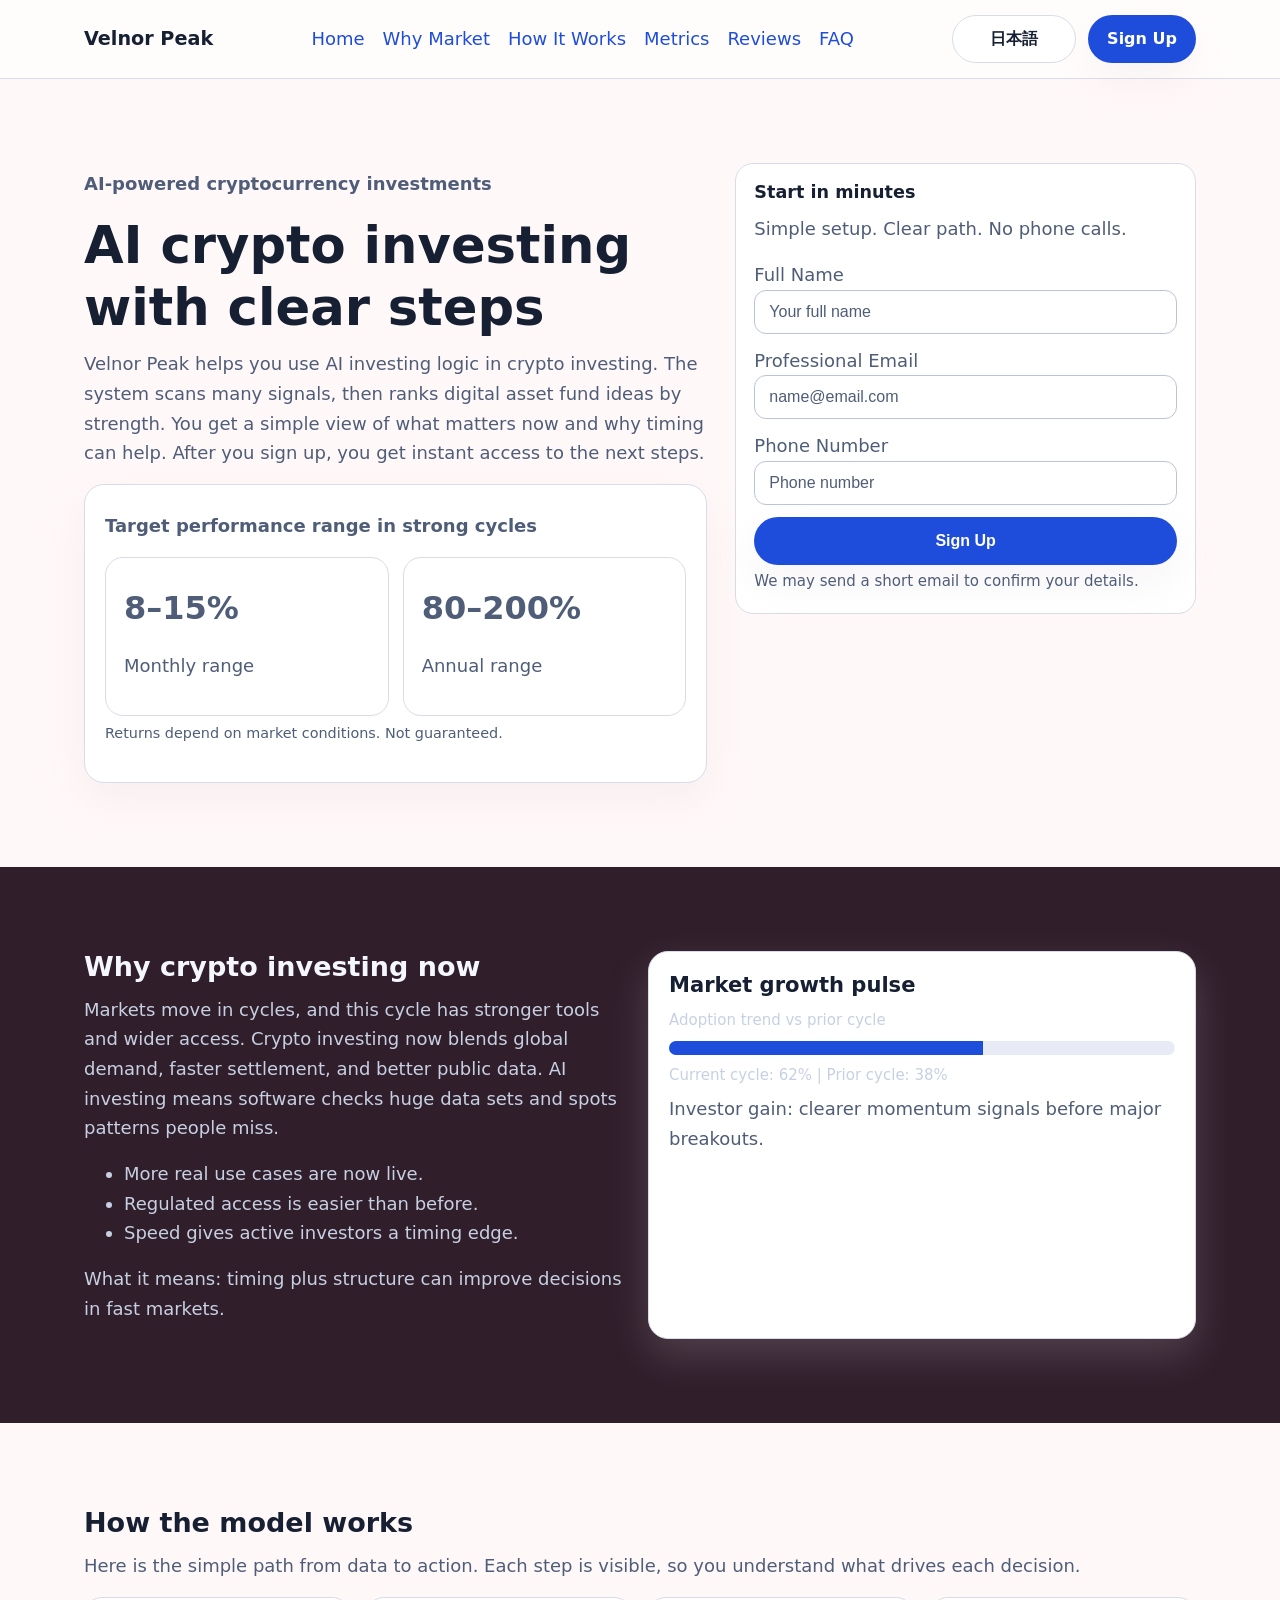
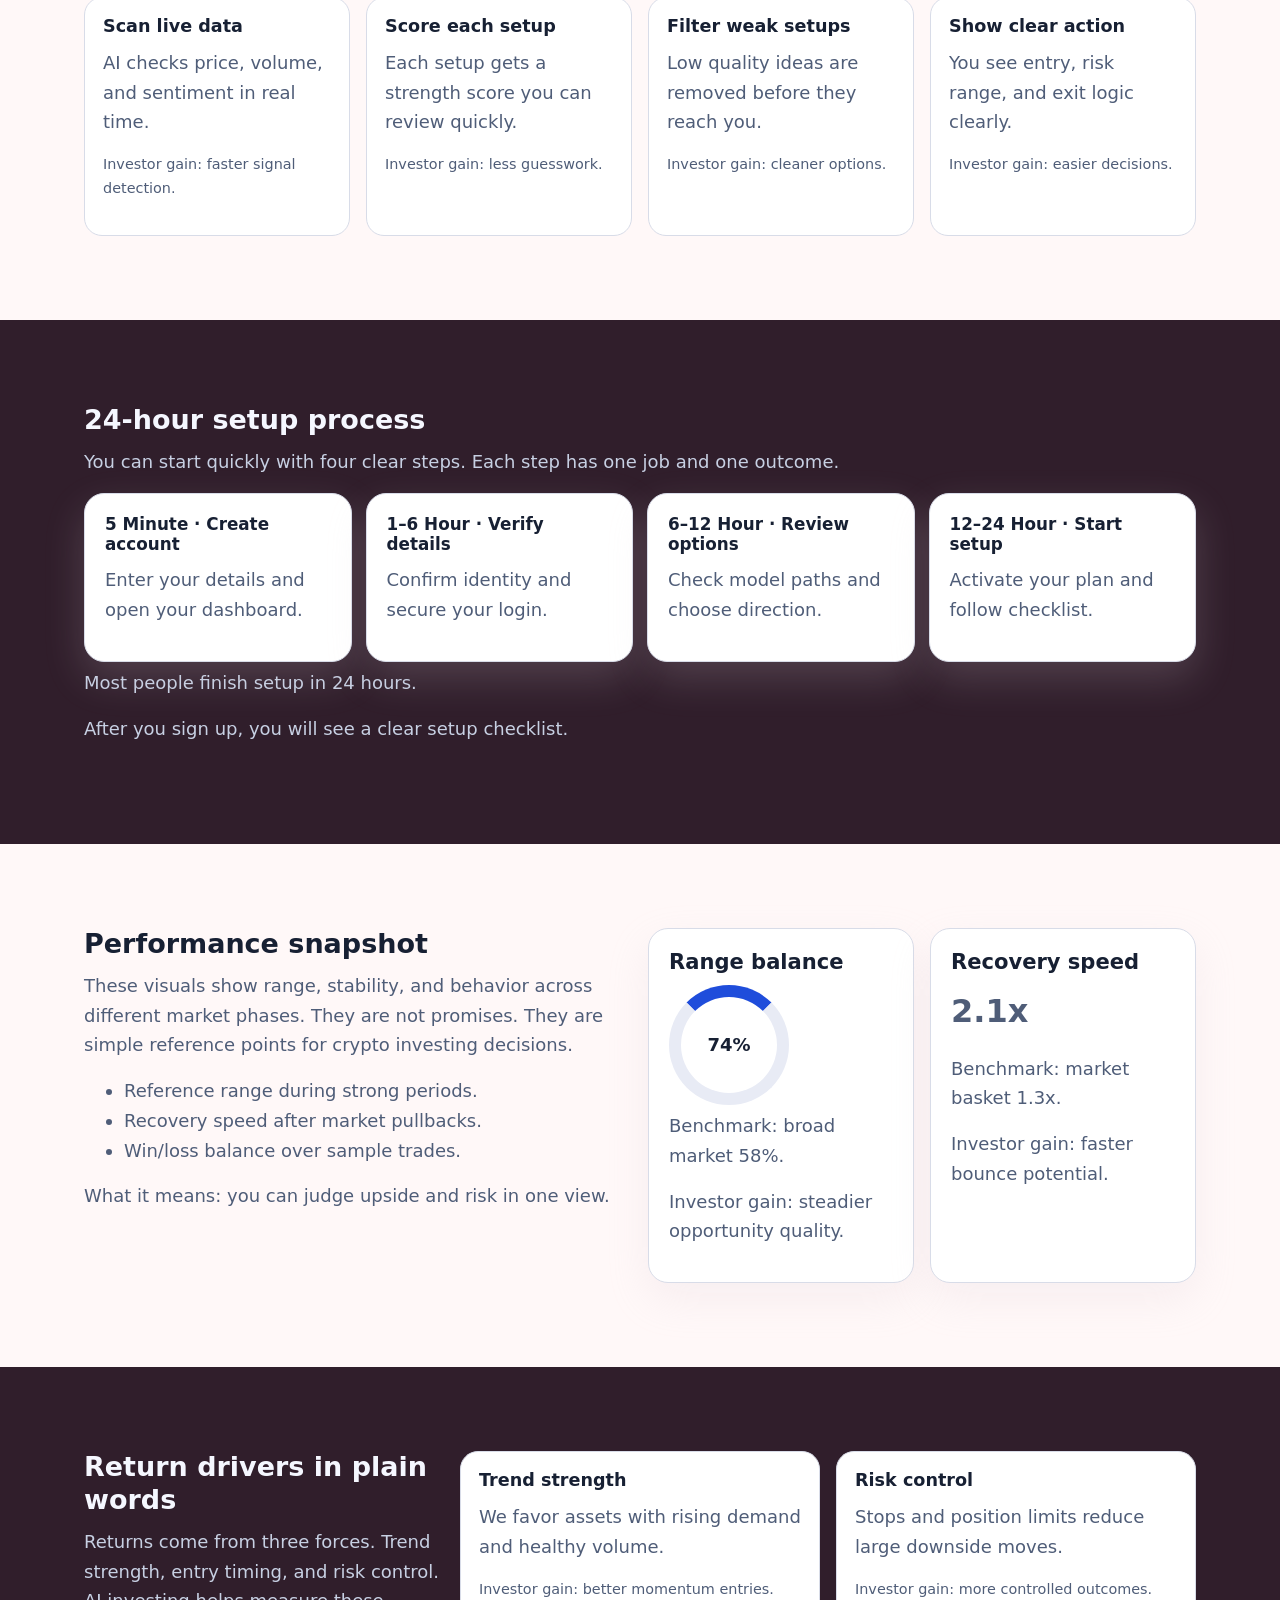
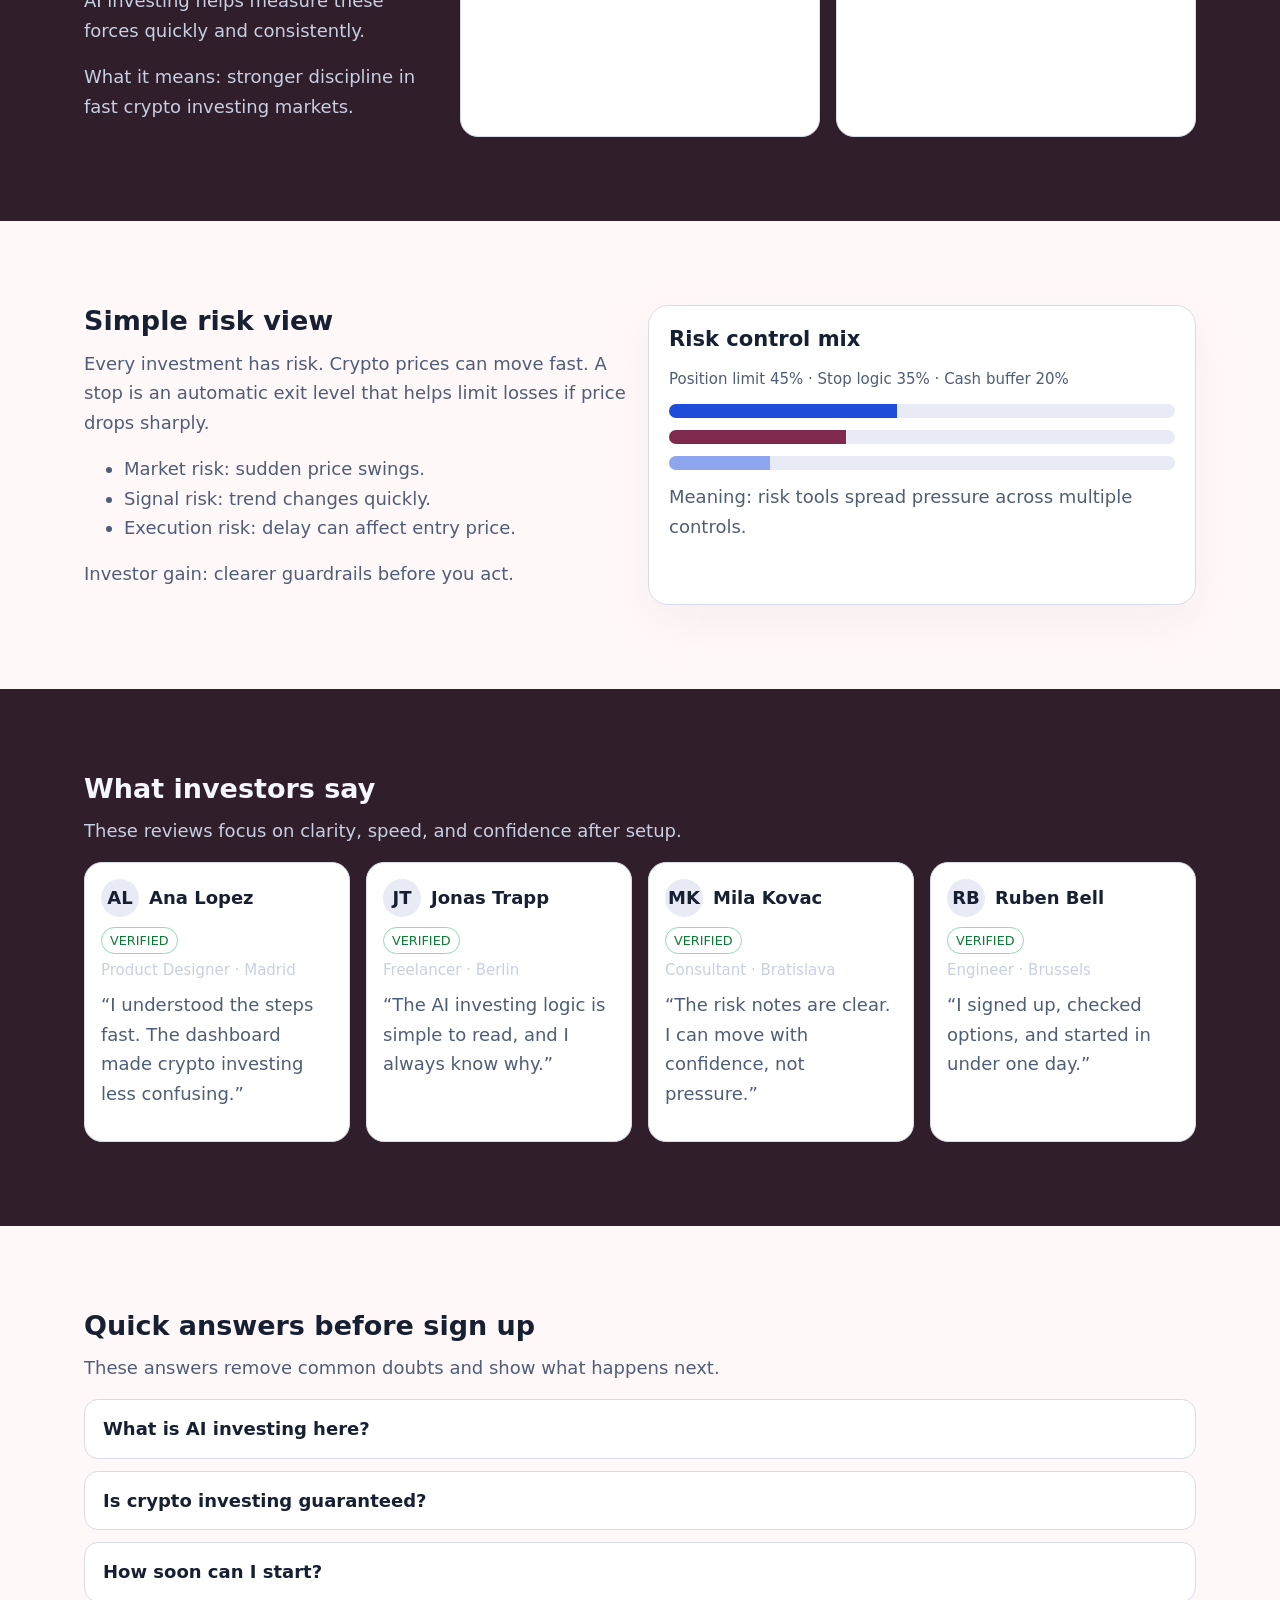
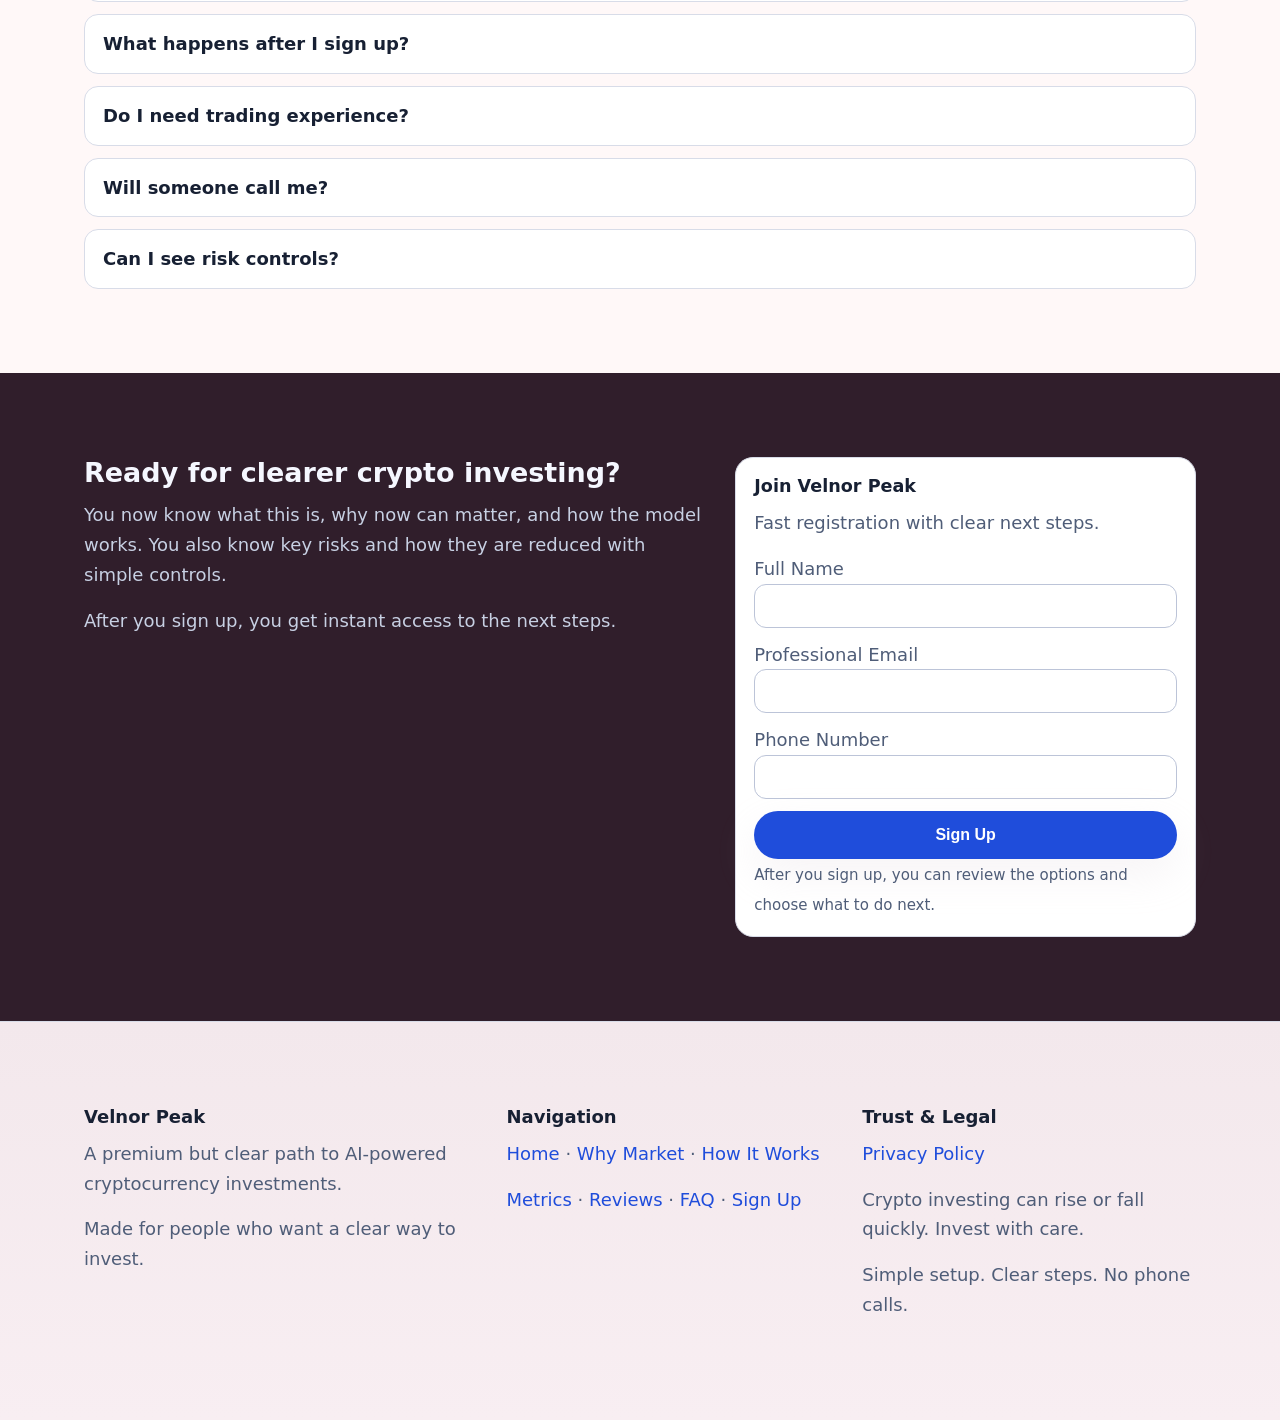
<file: jp/index.html>
<!doctype html>
<html lang="en">
<head>
  <meta charset="UTF-8" />
  <meta name="viewport" content="width=device-width, initial-scale=1.0" />
  <title>Velnor Peak | AI Crypto Investing (日本語)</title>
  <meta name="description" content="Learn AI-powered crypto investing with simple steps, clear risks, and fast sign up. Page view: 日本語." />
  <link rel="canonical" href="https://velnorpeak.com/jp/index.html" />
  <link rel="alternate" hreflang="en" href="https://velnorpeak.com/index.html" />
  <link rel="alternate" hreflang="de" href="https://velnorpeak.com/de/index.html" />
  <link rel="alternate" hreflang="fr" href="https://velnorpeak.com/fr/index.html" />
  <link rel="alternate" hreflang="es" href="https://velnorpeak.com/es/index.html" />
  <link rel="alternate" hreflang="it" href="https://velnorpeak.com/it/index.html" />
  <link rel="alternate" hreflang="tr" href="https://velnorpeak.com/tr/index.html" />
  <link rel="alternate" hreflang="pt" href="https://velnorpeak.com/pt/index.html" />
  <link rel="alternate" hreflang="ja" href="https://velnorpeak.com/jp/index.html" />
  <link rel="alternate" hreflang="sk" href="https://velnorpeak.com/sk/index.html" />
  <link rel="alternate" hreflang="nl-BE" href="https://velnorpeak.com/be/index.html" />
  <meta property="og:title" content="Velnor Peak | AI Crypto Investing (日本語)" />
  <meta property="og:description" content="Learn AI-powered crypto investing with simple steps, clear risks, and fast sign up. Page view: 日本語." />
  <meta property="og:type" content="website" />
  <meta property="og:url" content="https://velnorpeak.com/jp/index.html" />
  <meta name="twitter:card" content="summary_large_image" />
  <meta name="twitter:title" content="Velnor Peak | AI Crypto Investing (日本語)" />
  <meta name="twitter:description" content="Learn AI-powered crypto investing with simple steps, clear risks, and fast sign up. Page view: 日本語." />
  <link rel="stylesheet" href="../assets/style.css" />
  <script defer src="../assets/app.js"></script>
</head>
<body>
<header>
  <div class="container header-row">
    <div class="brand">Velnor Peak</div>
    <nav class="nav-desktop" aria-label="Primary">
      <a href="#home">Home</a><a href="#market">Why Market</a><a href="#model">How It Works</a><a href="#metrics">Metrics</a><a href="#reviews">Reviews</a><a href="#faq">FAQ</a>
    </nav>
    <div class="right-zone">
      <div class="lang">
        <button class="lang-toggle" aria-label="Language menu">日本語</button>
        <div class="lang-menu">
          <a href="../index.html"><svg class="flag" viewBox="0 0 20 20" aria-hidden="true"><circle cx="10" cy="10" r="9" fill="#e8ebf5"></circle><text x="10" y="13" text-anchor="middle" font-size="7" fill="#172033">GB</text></svg>English</a>
<a href="../de/index.html"><svg class="flag" viewBox="0 0 20 20" aria-hidden="true"><circle cx="10" cy="10" r="9" fill="#e8ebf5"></circle><text x="10" y="13" text-anchor="middle" font-size="7" fill="#172033">DE</text></svg>Deutsch</a>
<a href="../fr/index.html"><svg class="flag" viewBox="0 0 20 20" aria-hidden="true"><circle cx="10" cy="10" r="9" fill="#e8ebf5"></circle><text x="10" y="13" text-anchor="middle" font-size="7" fill="#172033">FR</text></svg>Français</a>
<a href="../es/index.html"><svg class="flag" viewBox="0 0 20 20" aria-hidden="true"><circle cx="10" cy="10" r="9" fill="#e8ebf5"></circle><text x="10" y="13" text-anchor="middle" font-size="7" fill="#172033">ES</text></svg>Español</a>
<a href="../it/index.html"><svg class="flag" viewBox="0 0 20 20" aria-hidden="true"><circle cx="10" cy="10" r="9" fill="#e8ebf5"></circle><text x="10" y="13" text-anchor="middle" font-size="7" fill="#172033">IT</text></svg>Italiano</a>
<a href="../tr/index.html"><svg class="flag" viewBox="0 0 20 20" aria-hidden="true"><circle cx="10" cy="10" r="9" fill="#e8ebf5"></circle><text x="10" y="13" text-anchor="middle" font-size="7" fill="#172033">TR</text></svg>Türkçe</a>
<a href="../pt/index.html"><svg class="flag" viewBox="0 0 20 20" aria-hidden="true"><circle cx="10" cy="10" r="9" fill="#e8ebf5"></circle><text x="10" y="13" text-anchor="middle" font-size="7" fill="#172033">PT</text></svg>Português</a>
<a href="../jp/index.html"><svg class="flag" viewBox="0 0 20 20" aria-hidden="true"><circle cx="10" cy="10" r="9" fill="#e8ebf5"></circle><text x="10" y="13" text-anchor="middle" font-size="7" fill="#172033">JP</text></svg>日本語</a>
<a href="../sk/index.html"><svg class="flag" viewBox="0 0 20 20" aria-hidden="true"><circle cx="10" cy="10" r="9" fill="#e8ebf5"></circle><text x="10" y="13" text-anchor="middle" font-size="7" fill="#172033">SK</text></svg>Slovak</a>
<a href="../be/index.html"><svg class="flag" viewBox="0 0 20 20" aria-hidden="true"><circle cx="10" cy="10" r="9" fill="#e8ebf5"></circle><text x="10" y="13" text-anchor="middle" font-size="7" fill="#172033">BE</text></svg>Nederlands (BE)</a>
        </div>
      </div>
      <a class="btn btn-primary" href="#signup">Sign Up</a>
    </div>
    <button id="burger" class="mobile-toggle" aria-label="Open menu" aria-expanded="false">☰</button>
  </div>
</header>
<div id="backdrop" class="backdrop"></div>
<aside id="drawer" class="drawer" aria-hidden="true">
  <button id="drawerClose" class="btn" aria-label="Close menu">✕</button>
  <nav aria-label="Mobile">
    <p><a href="#home">Home</a></p><p><a href="#market">Why Market</a></p><p><a href="#model">How It Works</a></p><p><a href="#metrics">Metrics</a></p><p><a href="#reviews">Reviews</a></p><p><a href="#faq">FAQ</a></p>
  </nav>
  <div class="lang" style="margin-block:14px">
    <button class="lang-toggle" aria-label="Language menu mobile">日本語</button>
    <div class="lang-menu"><a href="../index.html"><svg class="flag" viewBox="0 0 20 20" aria-hidden="true"><circle cx="10" cy="10" r="9" fill="#e8ebf5"></circle><text x="10" y="13" text-anchor="middle" font-size="7" fill="#172033">GB</text></svg>English</a>
<a href="../de/index.html"><svg class="flag" viewBox="0 0 20 20" aria-hidden="true"><circle cx="10" cy="10" r="9" fill="#e8ebf5"></circle><text x="10" y="13" text-anchor="middle" font-size="7" fill="#172033">DE</text></svg>Deutsch</a>
<a href="../fr/index.html"><svg class="flag" viewBox="0 0 20 20" aria-hidden="true"><circle cx="10" cy="10" r="9" fill="#e8ebf5"></circle><text x="10" y="13" text-anchor="middle" font-size="7" fill="#172033">FR</text></svg>Français</a>
<a href="../es/index.html"><svg class="flag" viewBox="0 0 20 20" aria-hidden="true"><circle cx="10" cy="10" r="9" fill="#e8ebf5"></circle><text x="10" y="13" text-anchor="middle" font-size="7" fill="#172033">ES</text></svg>Español</a>
<a href="../it/index.html"><svg class="flag" viewBox="0 0 20 20" aria-hidden="true"><circle cx="10" cy="10" r="9" fill="#e8ebf5"></circle><text x="10" y="13" text-anchor="middle" font-size="7" fill="#172033">IT</text></svg>Italiano</a>
<a href="../tr/index.html"><svg class="flag" viewBox="0 0 20 20" aria-hidden="true"><circle cx="10" cy="10" r="9" fill="#e8ebf5"></circle><text x="10" y="13" text-anchor="middle" font-size="7" fill="#172033">TR</text></svg>Türkçe</a>
<a href="../pt/index.html"><svg class="flag" viewBox="0 0 20 20" aria-hidden="true"><circle cx="10" cy="10" r="9" fill="#e8ebf5"></circle><text x="10" y="13" text-anchor="middle" font-size="7" fill="#172033">PT</text></svg>Português</a>
<a href="../jp/index.html"><svg class="flag" viewBox="0 0 20 20" aria-hidden="true"><circle cx="10" cy="10" r="9" fill="#e8ebf5"></circle><text x="10" y="13" text-anchor="middle" font-size="7" fill="#172033">JP</text></svg>日本語</a>
<a href="../sk/index.html"><svg class="flag" viewBox="0 0 20 20" aria-hidden="true"><circle cx="10" cy="10" r="9" fill="#e8ebf5"></circle><text x="10" y="13" text-anchor="middle" font-size="7" fill="#172033">SK</text></svg>Slovak</a>
<a href="../be/index.html"><svg class="flag" viewBox="0 0 20 20" aria-hidden="true"><circle cx="10" cy="10" r="9" fill="#e8ebf5"></circle><text x="10" y="13" text-anchor="middle" font-size="7" fill="#172033">BE</text></svg>Nederlands (BE)</a></div>
  </div>
  <a class="btn btn-primary" href="#signup">Sign Up</a>
</aside>

<section id="home" class="section light hero">
  <div class="container hero-grid">
    <div>
      <p class="kicker">AI-powered cryptocurrency investments</p>
      <h1>AI crypto investing with clear steps</h1>
      <p>Velnor Peak helps you use AI investing logic in crypto investing. The system scans many signals, then ranks digital asset fund ideas by strength. You get a simple view of what matters now and why timing can help. After you sign up, you get instant access to the next steps.</p>
      <div class="hero-panel">
        <p><strong>Target performance range in strong cycles</strong></p>
        <div class="performance">
          <div class="card"><p class="big-number">8–15%</p><p>Monthly range</p></div>
          <div class="card"><p class="big-number">80–200%</p><p>Annual range</p></div>
        </div>
        <p class="tiny muted">Returns depend on market conditions. Not guaranteed.</p>
      </div>
    </div>
    <form class="form-card card" id="signup" aria-label="Lead form">
      <h3 class="form-title">Start in minutes</h3>
      <p class="form-sub">Simple setup. Clear path. No phone calls.</p>
      <div class="form-stack">
        <label>Full Name<input type="text" name="name" placeholder="Your full name" required /></label>
        <label>Professional Email<input type="email" name="email" placeholder="name@email.com" required /></label>
        <label>Phone Number<input type="tel" name="phone" placeholder="Phone number" required /></label>
        <button class="btn btn-primary" type="submit">Sign Up</button>
      </div>
      <small>We may send a short email to confirm your details.</small>
    </form>
  </div>
</section>

<section id="market" class="section dark">
  <div class="container grid-2">
    <div>
      <h2>Why crypto investing now</h2>
      <p>Markets move in cycles, and this cycle has stronger tools and wider access. Crypto investing now blends global demand, faster settlement, and better public data. AI investing means software checks huge data sets and spots patterns people miss.</p>
      <ul>
        <li>More real use cases are now live.</li>
        <li>Regulated access is easier than before.</li>
        <li>Speed gives active investors a timing edge.</li>
      </ul>
      <p>What it means: timing plus structure can improve decisions in fast markets.</p>
    </div>
    <div class="visual-card">
      <h3>Market growth pulse</h3>
      <div class="bar-dual">
        <small>Adoption trend vs prior cycle</small>
        <div class="bar"><span class="a"></span></div>
        <small>Current cycle: 62% | Prior cycle: 38%</small>
      </div>
      <p>Investor gain: clearer momentum signals before major breakouts.</p>
    </div>
  </div>
</section>

<section id="model" class="section light">
  <div class="container">
    <h2>How the model works</h2>
    <p>Here is the simple path from data to action. Each step is visible, so you understand what drives each decision.</p>
    <div class="grid-4">
      <article class="card"><h3>Scan live data</h3><p>AI checks price, volume, and sentiment in real time.</p><p class="muted tiny">Investor gain: faster signal detection.</p></article>
      <article class="card"><h3>Score each setup</h3><p>Each setup gets a strength score you can review quickly.</p><p class="muted tiny">Investor gain: less guesswork.</p></article>
      <article class="card"><h3>Filter weak setups</h3><p>Low quality ideas are removed before they reach you.</p><p class="muted tiny">Investor gain: cleaner options.</p></article>
      <article class="card"><h3>Show clear action</h3><p>You see entry, risk range, and exit logic clearly.</p><p class="muted tiny">Investor gain: easier decisions.</p></article>
    </div>
  </div>
</section>

<section class="section dark">
  <div class="container">
    <h2>24-hour setup process</h2>
    <p>You can start quickly with four clear steps. Each step has one job and one outcome.</p>
    <div class="process-row">
      <div class="process-card"><h3>5 Minute · Create account</h3><p>Enter your details and open your dashboard.</p></div>
      <div class="process-card"><h3>1–6 Hour · Verify details</h3><p>Confirm identity and secure your login.</p></div>
      <div class="process-card"><h3>6–12 Hour · Review options</h3><p>Check model paths and choose direction.</p></div>
      <div class="process-card"><h3>12–24 Hour · Start setup</h3><p>Activate your plan and follow checklist.</p></div>
    </div>
    <p>Most people finish setup in 24 hours.</p>
    <p>After you sign up, you will see a clear setup checklist.</p>
  </div>
</section>

<section id="metrics" class="section light">
  <div class="container grid-2">
    <div>
      <h2>Performance snapshot</h2>
      <p>These visuals show range, stability, and behavior across different market phases. They are not promises. They are simple reference points for crypto investing decisions.</p>
      <ul><li>Reference range during strong periods.</li><li>Recovery speed after market pullbacks.</li><li>Win/loss balance over sample trades.</li></ul>
      <p>What it means: you can judge upside and risk in one view.</p>
    </div>
    <div class="grid-2">
      <div class="metric-card"><h3>Range balance</h3><div class="ring">74%</div><p>Benchmark: broad market 58%.</p><p>Investor gain: steadier opportunity quality.</p></div>
      <div class="metric-card"><h3>Recovery speed</h3><p class="big-number">2.1x</p><p>Benchmark: market basket 1.3x.</p><p>Investor gain: faster bounce potential.</p></div>
    </div>
  </div>
</section>

<section class="section dark">
  <div class="container grid-3">
    <div>
      <h2>Return drivers in plain words</h2>
      <p>Returns come from three forces. Trend strength, entry timing, and risk control. AI investing helps measure these forces quickly and consistently.</p>
      <p>What it means: stronger discipline in fast crypto investing markets.</p>
    </div>
    <article class="card"><h3>Trend strength</h3><p>We favor assets with rising demand and healthy volume.</p><p class="muted tiny">Investor gain: better momentum entries.</p></article>
    <article class="card"><h3>Risk control</h3><p>Stops and position limits reduce large downside moves.</p><p class="muted tiny">Investor gain: more controlled outcomes.</p></article>
  </div>
</section>

<section class="section light">
  <div class="container grid-2">
    <div>
      <h2>Simple risk view</h2>
      <p>Every investment has risk. Crypto prices can move fast. A stop is an automatic exit level that helps limit losses if price drops sharply.</p>
      <ul><li>Market risk: sudden price swings.</li><li>Signal risk: trend changes quickly.</li><li>Execution risk: delay can affect entry price.</li></ul>
      <p>Investor gain: clearer guardrails before you act.</p>
    </div>
    <div class="visual-card">
      <h3>Risk control mix</h3>
      <small>Position limit 45% · Stop logic 35% · Cash buffer 20%</small>
      <div class="bar" style="margin:12px 0"><span class="a" style="width:45%"></span></div>
      <div class="bar" style="margin:12px 0"><span class="b" style="width:35%"></span></div>
      <div class="bar" style="margin:12px 0"><span class="a" style="width:20%;background:#8ea5f0"></span></div>
      <p>Meaning: risk tools spread pressure across multiple controls.</p>
    </div>
  </div>
</section>

<section id="reviews" class="section dark">
  <div class="container">
    <h2>What investors say</h2>
    <p>These reviews focus on clarity, speed, and confidence after setup.</p>
    <div class="grid-4">
      <article class="review-card"><div class="review-head"><div class="avatar">AL</div><strong>Ana Lopez</strong><span class="verified">VERIFIED</span></div><small>Product Designer · Madrid</small><p>“I understood the steps fast. The dashboard made crypto investing less confusing.”</p></article>
      <article class="review-card"><div class="review-head"><div class="avatar">JT</div><strong>Jonas Trapp</strong><span class="verified">VERIFIED</span></div><small>Freelancer · Berlin</small><p>“The AI investing logic is simple to read, and I always know why.”</p></article>
      <article class="review-card"><div class="review-head"><div class="avatar">MK</div><strong>Mila Kovac</strong><span class="verified">VERIFIED</span></div><small>Consultant · Bratislava</small><p>“The risk notes are clear. I can move with confidence, not pressure.”</p></article>
      <article class="review-card"><div class="review-head"><div class="avatar">RB</div><strong>Ruben Bell</strong><span class="verified">VERIFIED</span></div><small>Engineer · Brussels</small><p>“I signed up, checked options, and started in under one day.”</p></article>
    </div>
  </div>
</section>

<section id="faq" class="section light">
  <div class="container">
    <h2>Quick answers before sign up</h2>
    <p>These answers remove common doubts and show what happens next.</p>
    <div class="faq-wrap">
      <details class="faq-item"><summary>What is AI investing here?</summary><p>AI investing means software reads market data and ranks setups by strength.</p></details>
      <details class="faq-item"><summary>Is crypto investing guaranteed?</summary><p>No. Returns can change with market conditions, and losses are possible.</p></details>
      <details class="faq-item"><summary>How soon can I start?</summary><p>Most people finish setup in one day and see next steps instantly.</p></details>
      <details class="faq-item"><summary>What happens after I sign up?</summary><p>After you sign up, you can review the options and choose what to do next.</p></details>
      <details class="faq-item"><summary>Do I need trading experience?</summary><p>No. The flow uses simple language and a guided checklist.</p></details>
      <details class="faq-item"><summary>Will someone call me?</summary><p>No phone calls. We may send a short email to confirm details.</p></details>
      <details class="faq-item"><summary>Can I see risk controls?</summary><p>Yes. You can view stop logic, position limits, and scenario notes.</p></details>
    </div>
  </div>
</section>

<section class="section dark">
  <div class="container hero-grid">
    <div>
      <h2>Ready for clearer crypto investing?</h2>
      <p>You now know what this is, why now can matter, and how the model works. You also know key risks and how they are reduced with simple controls.</p>
      <p>After you sign up, you get instant access to the next steps.</p>
    </div>
    <form class="form-card card" aria-label="Final lead form">
      <h3>Join Velnor Peak</h3>
      <p>Fast registration with clear next steps.</p>
      <div class="form-stack">
        <label>Full Name<input type="text" required></label>
        <label>Professional Email<input type="email" required></label>
        <label>Phone Number<input type="tel" required></label>
        <button class="btn btn-primary" type="submit">Sign Up</button>
      </div>
      <small>After you sign up, you can review the options and choose what to do next.</small>
    </form>
  </div>
</section>

<footer class="section footer-panel">
  <div class="container footer-grid">
    <div>
      <h4>Velnor Peak</h4>
      <p>A premium but clear path to AI-powered cryptocurrency investments.</p>
      <p>Made for people who want a clear way to invest.</p>
    </div>
    <div>
      <h4>Navigation</h4>
      <p><a href="#home">Home</a> · <a href="#market">Why Market</a> · <a href="#model">How It Works</a></p>
      <p><a href="#metrics">Metrics</a> · <a href="#reviews">Reviews</a> · <a href="#faq">FAQ</a> · <a href="#signup">Sign Up</a></p>
    </div>
    <div>
      <h4>Trust & Legal</h4>
      <p><a href="#" class="privacy-open">Privacy Policy</a></p>
      <p>Crypto investing can rise or fall quickly. Invest with care.</p>
      <p>Simple setup. Clear steps. No phone calls.</p>
    </div>
  </div>
</footer>

<div class="modal" id="privacyModal" aria-hidden="true" role="dialog" aria-label="Privacy Policy">
  <div class="modal-card">
    <div class="modal-top"><h3>Privacy Policy</h3><button id="modalCloseTop" class="btn" aria-label="Close privacy">✕</button></div>
    <p><strong>Introduction:</strong> We explain data use in simple terms so you know what happens.</p>
    <p><strong>Data collection:</strong> We collect name, email, phone, and basic site usage events.</p>
    <p><strong>Legal basis:</strong> We process data for service delivery, consent, and legal obligations.</p>
    <p><strong>Cookies:</strong> Cookies help remember preferences and improve page performance.</p>
    <p><strong>Retention:</strong> We keep data only as long as needed for service and law.</p>
    <p><strong>Third-party sharing:</strong> We use vetted providers for hosting, analytics, and email support.</p>
    <p><strong>Security:</strong> We apply access controls, encryption, and regular security checks.</p>
    <p><strong>User rights:</strong> You can request access, correction, deletion, or processing limits.</p>
    <p><strong>International transfers:</strong> Some providers process data outside your country with safeguards.</p>
    <p><strong>Industry risk disclosure:</strong> Digital assets are volatile and can lose value quickly.</p>
    <p><strong>Contact:</strong> privacy@velnorpeak.com for policy questions and rights requests.</p>
    <button id="modalCloseBottom" class="btn">Close</button>
  </div>
</div>

<script type="application/ld+json">{"@context":"https://schema.org","@type":"Organization","name":"Velnor Peak","url":"https://velnorpeak.com"}</script>
<script type="application/ld+json">{"@context":"https://schema.org","@type":"WebSite","name":"Velnor Peak","url":"https://velnorpeak.com"}</script>
<script type="application/ld+json">{"@context":"https://schema.org","@type":"FAQPage","mainEntity":[{"@type":"Question","name":"What is AI investing here?","acceptedAnswer":{"@type":"Answer","text":"AI investing means software reads market data and ranks setups by strength."}},{"@type":"Question","name":"What happens after I sign up?","acceptedAnswer":{"@type":"Answer","text":"After you sign up, you can review the options and choose what to do next."}}]}</script>
<script type="application/ld+json">{"@context":"https://schema.org","@type":"Review","author":{"@type":"Person","name":"Ana Lopez"},"reviewBody":"I understood the steps fast. The dashboard made crypto investing less confusing.","reviewRating":{"@type":"Rating","ratingValue":"5"}}</script>
</body>
</html>
</file>
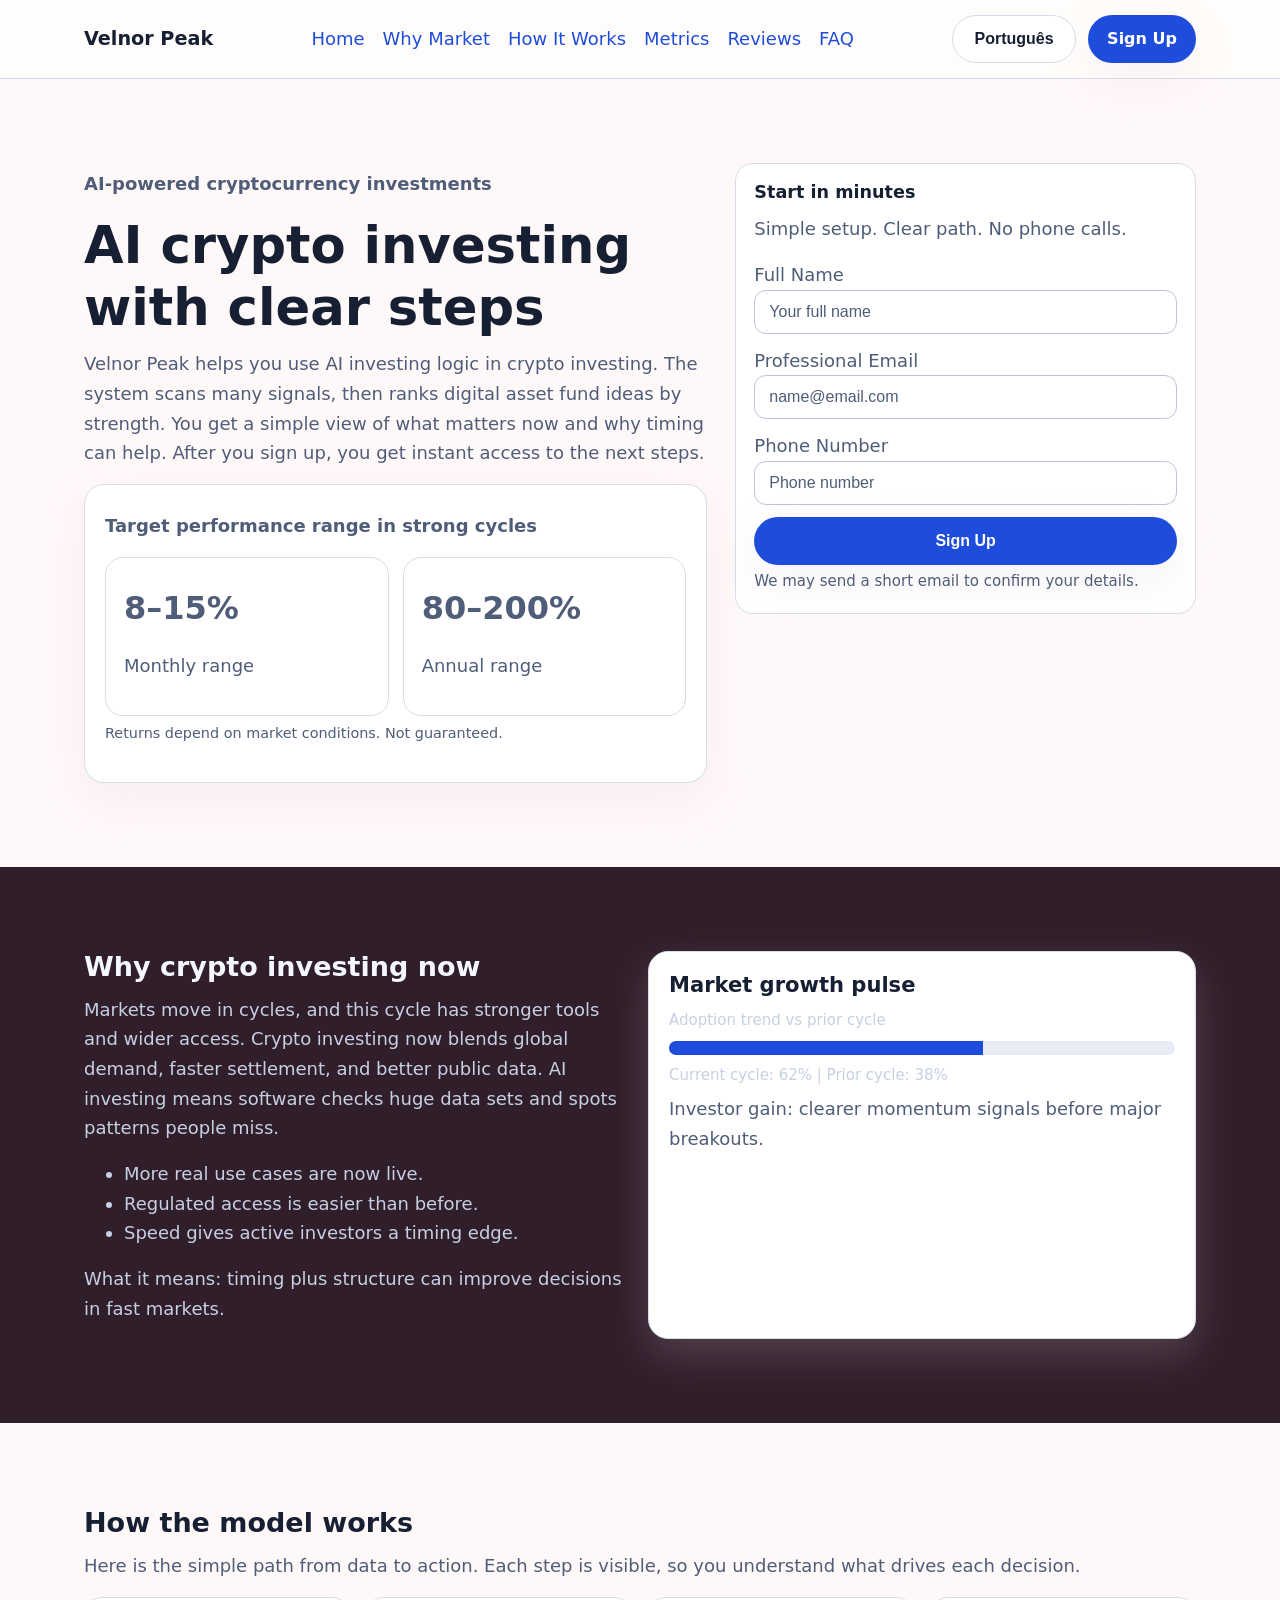
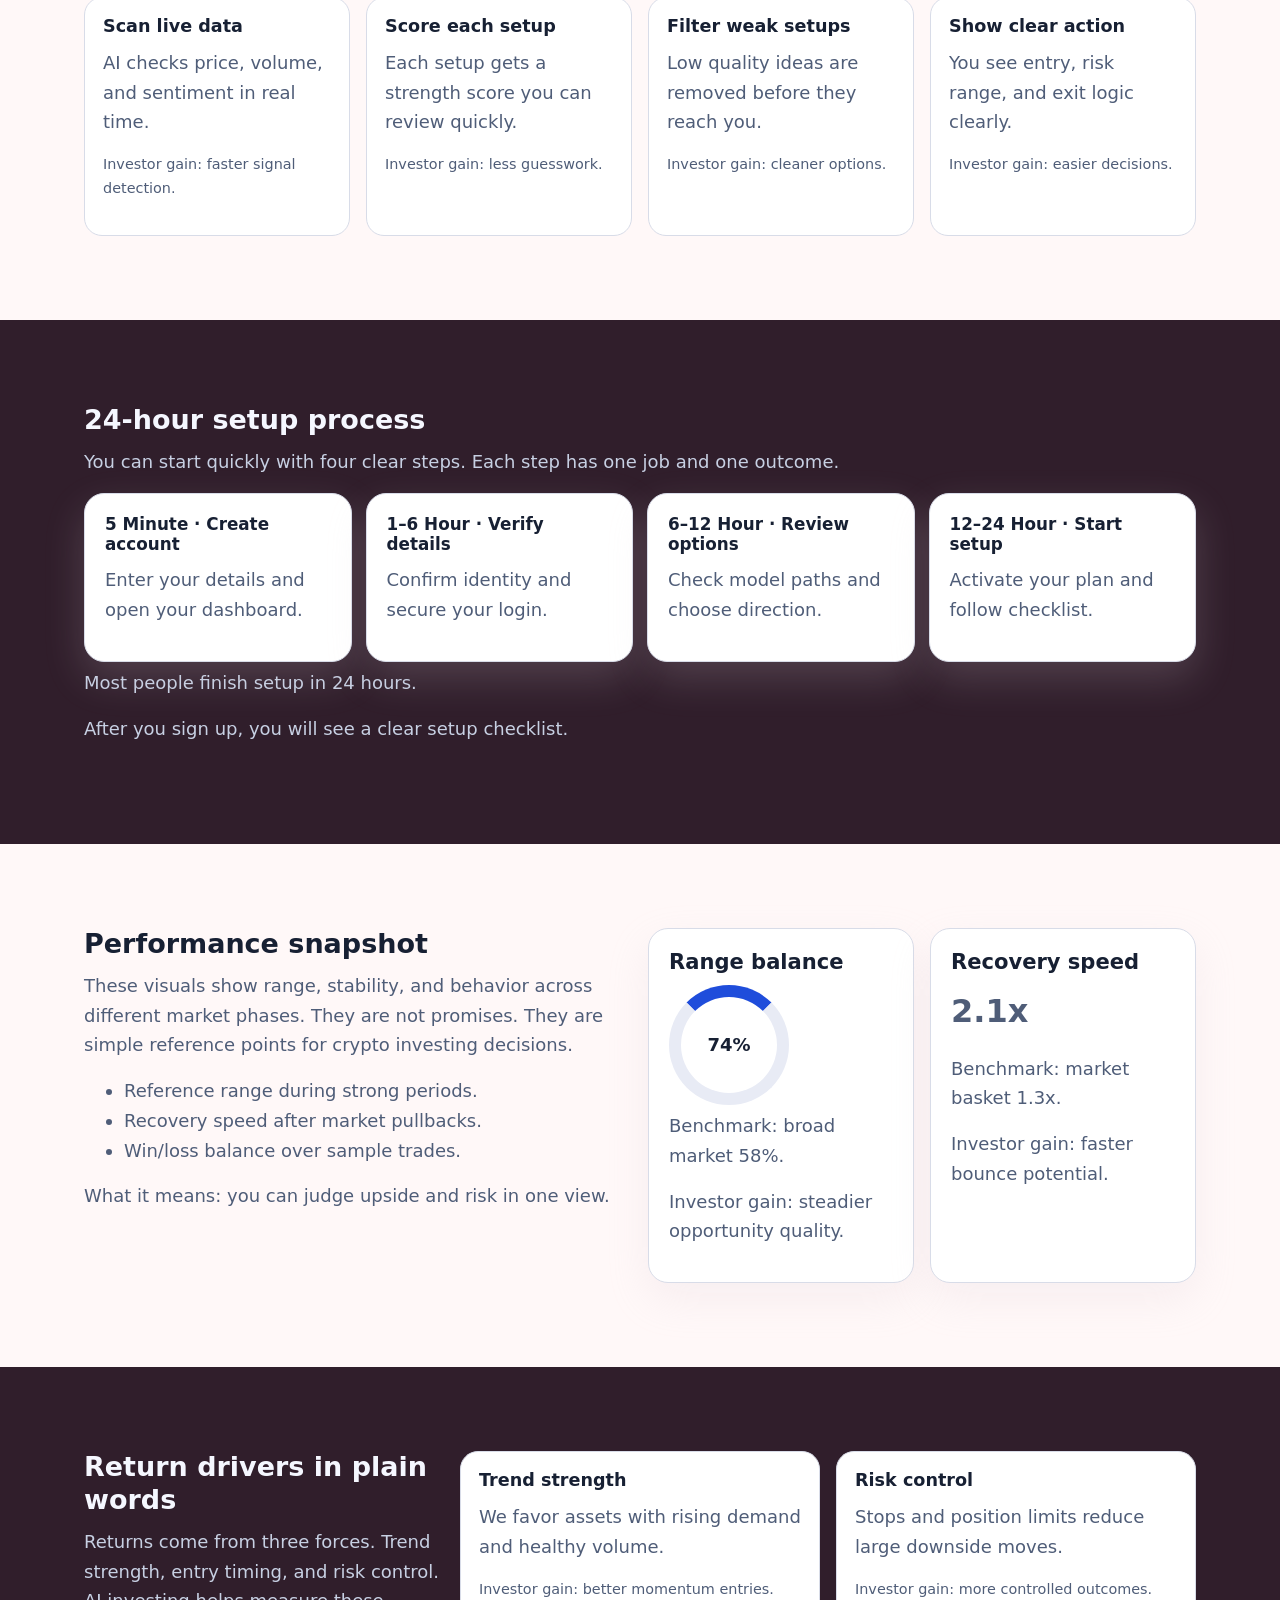
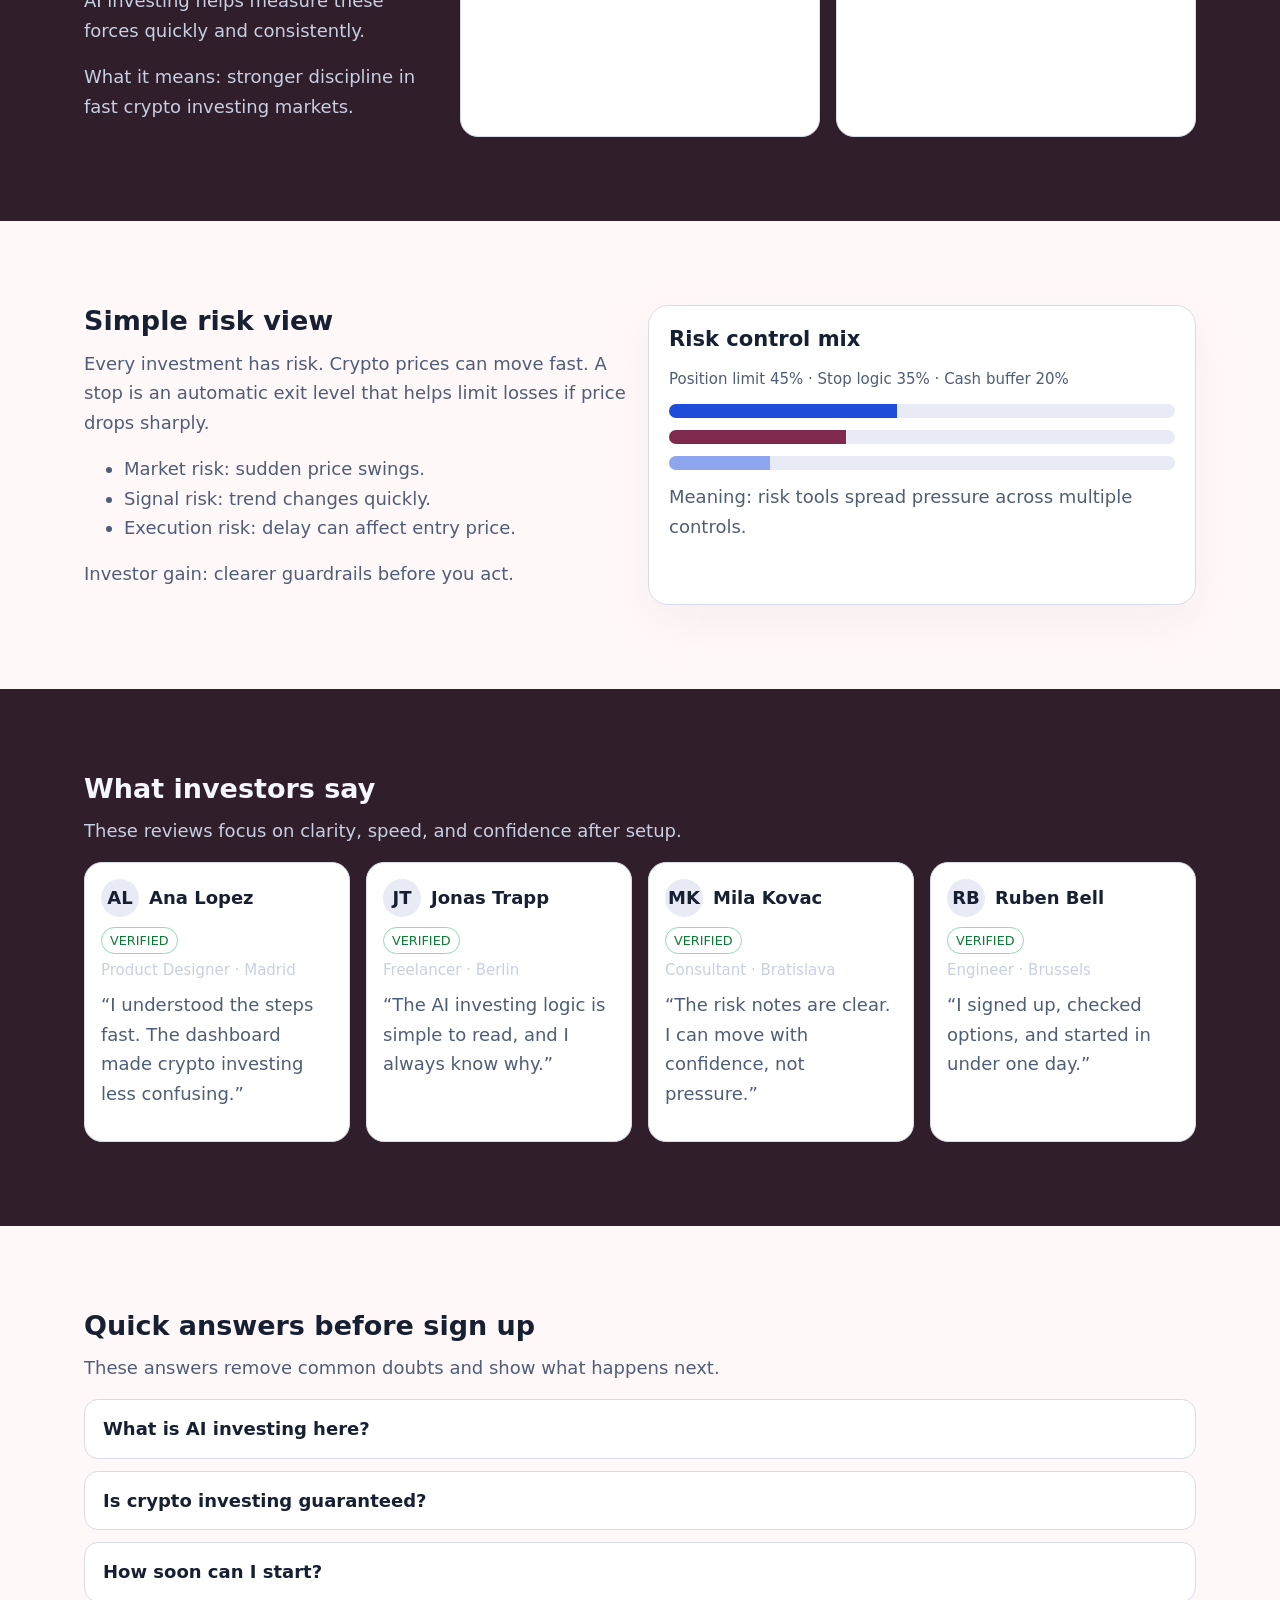
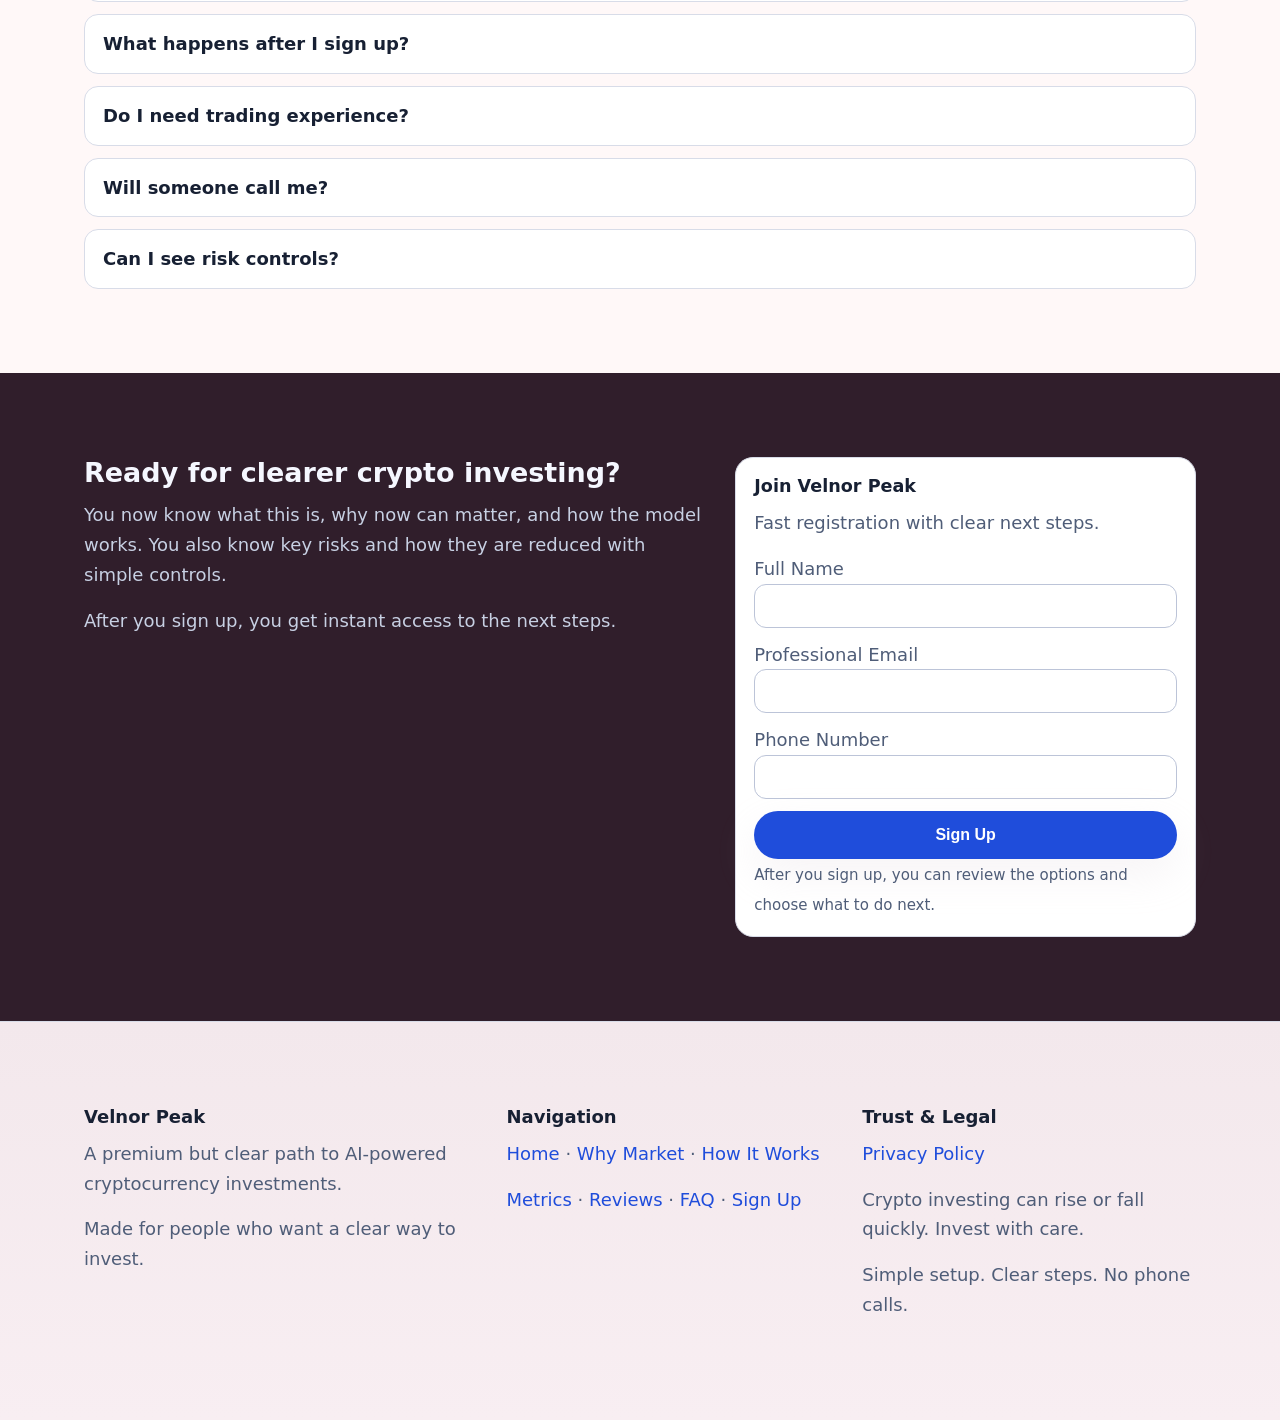
<file: pt/index.html>
<!doctype html>
<html lang="en">
<head>
  <meta charset="UTF-8" />
  <meta name="viewport" content="width=device-width, initial-scale=1.0" />
  <title>Velnor Peak | AI Crypto Investing (Português)</title>
  <meta name="description" content="Learn AI-powered crypto investing with simple steps, clear risks, and fast sign up. Page view: Português." />
  <link rel="canonical" href="https://velnorpeak.com/pt/index.html" />
  <link rel="alternate" hreflang="en" href="https://velnorpeak.com/index.html" />
  <link rel="alternate" hreflang="de" href="https://velnorpeak.com/de/index.html" />
  <link rel="alternate" hreflang="fr" href="https://velnorpeak.com/fr/index.html" />
  <link rel="alternate" hreflang="es" href="https://velnorpeak.com/es/index.html" />
  <link rel="alternate" hreflang="it" href="https://velnorpeak.com/it/index.html" />
  <link rel="alternate" hreflang="tr" href="https://velnorpeak.com/tr/index.html" />
  <link rel="alternate" hreflang="pt" href="https://velnorpeak.com/pt/index.html" />
  <link rel="alternate" hreflang="ja" href="https://velnorpeak.com/jp/index.html" />
  <link rel="alternate" hreflang="sk" href="https://velnorpeak.com/sk/index.html" />
  <link rel="alternate" hreflang="nl-BE" href="https://velnorpeak.com/be/index.html" />
  <meta property="og:title" content="Velnor Peak | AI Crypto Investing (Português)" />
  <meta property="og:description" content="Learn AI-powered crypto investing with simple steps, clear risks, and fast sign up. Page view: Português." />
  <meta property="og:type" content="website" />
  <meta property="og:url" content="https://velnorpeak.com/pt/index.html" />
  <meta name="twitter:card" content="summary_large_image" />
  <meta name="twitter:title" content="Velnor Peak | AI Crypto Investing (Português)" />
  <meta name="twitter:description" content="Learn AI-powered crypto investing with simple steps, clear risks, and fast sign up. Page view: Português." />
  <link rel="stylesheet" href="../assets/style.css" />
  <script defer src="../assets/app.js"></script>
</head>
<body>
<header>
  <div class="container header-row">
    <div class="brand">Velnor Peak</div>
    <nav class="nav-desktop" aria-label="Primary">
      <a href="#home">Home</a><a href="#market">Why Market</a><a href="#model">How It Works</a><a href="#metrics">Metrics</a><a href="#reviews">Reviews</a><a href="#faq">FAQ</a>
    </nav>
    <div class="right-zone">
      <div class="lang">
        <button class="lang-toggle" aria-label="Language menu">Português</button>
        <div class="lang-menu">
          <a href="../index.html"><svg class="flag" viewBox="0 0 20 20" aria-hidden="true"><circle cx="10" cy="10" r="9" fill="#e8ebf5"></circle><text x="10" y="13" text-anchor="middle" font-size="7" fill="#172033">GB</text></svg>English</a>
<a href="../de/index.html"><svg class="flag" viewBox="0 0 20 20" aria-hidden="true"><circle cx="10" cy="10" r="9" fill="#e8ebf5"></circle><text x="10" y="13" text-anchor="middle" font-size="7" fill="#172033">DE</text></svg>Deutsch</a>
<a href="../fr/index.html"><svg class="flag" viewBox="0 0 20 20" aria-hidden="true"><circle cx="10" cy="10" r="9" fill="#e8ebf5"></circle><text x="10" y="13" text-anchor="middle" font-size="7" fill="#172033">FR</text></svg>Français</a>
<a href="../es/index.html"><svg class="flag" viewBox="0 0 20 20" aria-hidden="true"><circle cx="10" cy="10" r="9" fill="#e8ebf5"></circle><text x="10" y="13" text-anchor="middle" font-size="7" fill="#172033">ES</text></svg>Español</a>
<a href="../it/index.html"><svg class="flag" viewBox="0 0 20 20" aria-hidden="true"><circle cx="10" cy="10" r="9" fill="#e8ebf5"></circle><text x="10" y="13" text-anchor="middle" font-size="7" fill="#172033">IT</text></svg>Italiano</a>
<a href="../tr/index.html"><svg class="flag" viewBox="0 0 20 20" aria-hidden="true"><circle cx="10" cy="10" r="9" fill="#e8ebf5"></circle><text x="10" y="13" text-anchor="middle" font-size="7" fill="#172033">TR</text></svg>Türkçe</a>
<a href="../pt/index.html"><svg class="flag" viewBox="0 0 20 20" aria-hidden="true"><circle cx="10" cy="10" r="9" fill="#e8ebf5"></circle><text x="10" y="13" text-anchor="middle" font-size="7" fill="#172033">PT</text></svg>Português</a>
<a href="../jp/index.html"><svg class="flag" viewBox="0 0 20 20" aria-hidden="true"><circle cx="10" cy="10" r="9" fill="#e8ebf5"></circle><text x="10" y="13" text-anchor="middle" font-size="7" fill="#172033">JP</text></svg>日本語</a>
<a href="../sk/index.html"><svg class="flag" viewBox="0 0 20 20" aria-hidden="true"><circle cx="10" cy="10" r="9" fill="#e8ebf5"></circle><text x="10" y="13" text-anchor="middle" font-size="7" fill="#172033">SK</text></svg>Slovak</a>
<a href="../be/index.html"><svg class="flag" viewBox="0 0 20 20" aria-hidden="true"><circle cx="10" cy="10" r="9" fill="#e8ebf5"></circle><text x="10" y="13" text-anchor="middle" font-size="7" fill="#172033">BE</text></svg>Nederlands (BE)</a>
        </div>
      </div>
      <a class="btn btn-primary" href="#signup">Sign Up</a>
    </div>
    <button id="burger" class="mobile-toggle" aria-label="Open menu" aria-expanded="false">☰</button>
  </div>
</header>
<div id="backdrop" class="backdrop"></div>
<aside id="drawer" class="drawer" aria-hidden="true">
  <button id="drawerClose" class="btn" aria-label="Close menu">✕</button>
  <nav aria-label="Mobile">
    <p><a href="#home">Home</a></p><p><a href="#market">Why Market</a></p><p><a href="#model">How It Works</a></p><p><a href="#metrics">Metrics</a></p><p><a href="#reviews">Reviews</a></p><p><a href="#faq">FAQ</a></p>
  </nav>
  <div class="lang" style="margin-block:14px">
    <button class="lang-toggle" aria-label="Language menu mobile">Português</button>
    <div class="lang-menu"><a href="../index.html"><svg class="flag" viewBox="0 0 20 20" aria-hidden="true"><circle cx="10" cy="10" r="9" fill="#e8ebf5"></circle><text x="10" y="13" text-anchor="middle" font-size="7" fill="#172033">GB</text></svg>English</a>
<a href="../de/index.html"><svg class="flag" viewBox="0 0 20 20" aria-hidden="true"><circle cx="10" cy="10" r="9" fill="#e8ebf5"></circle><text x="10" y="13" text-anchor="middle" font-size="7" fill="#172033">DE</text></svg>Deutsch</a>
<a href="../fr/index.html"><svg class="flag" viewBox="0 0 20 20" aria-hidden="true"><circle cx="10" cy="10" r="9" fill="#e8ebf5"></circle><text x="10" y="13" text-anchor="middle" font-size="7" fill="#172033">FR</text></svg>Français</a>
<a href="../es/index.html"><svg class="flag" viewBox="0 0 20 20" aria-hidden="true"><circle cx="10" cy="10" r="9" fill="#e8ebf5"></circle><text x="10" y="13" text-anchor="middle" font-size="7" fill="#172033">ES</text></svg>Español</a>
<a href="../it/index.html"><svg class="flag" viewBox="0 0 20 20" aria-hidden="true"><circle cx="10" cy="10" r="9" fill="#e8ebf5"></circle><text x="10" y="13" text-anchor="middle" font-size="7" fill="#172033">IT</text></svg>Italiano</a>
<a href="../tr/index.html"><svg class="flag" viewBox="0 0 20 20" aria-hidden="true"><circle cx="10" cy="10" r="9" fill="#e8ebf5"></circle><text x="10" y="13" text-anchor="middle" font-size="7" fill="#172033">TR</text></svg>Türkçe</a>
<a href="../pt/index.html"><svg class="flag" viewBox="0 0 20 20" aria-hidden="true"><circle cx="10" cy="10" r="9" fill="#e8ebf5"></circle><text x="10" y="13" text-anchor="middle" font-size="7" fill="#172033">PT</text></svg>Português</a>
<a href="../jp/index.html"><svg class="flag" viewBox="0 0 20 20" aria-hidden="true"><circle cx="10" cy="10" r="9" fill="#e8ebf5"></circle><text x="10" y="13" text-anchor="middle" font-size="7" fill="#172033">JP</text></svg>日本語</a>
<a href="../sk/index.html"><svg class="flag" viewBox="0 0 20 20" aria-hidden="true"><circle cx="10" cy="10" r="9" fill="#e8ebf5"></circle><text x="10" y="13" text-anchor="middle" font-size="7" fill="#172033">SK</text></svg>Slovak</a>
<a href="../be/index.html"><svg class="flag" viewBox="0 0 20 20" aria-hidden="true"><circle cx="10" cy="10" r="9" fill="#e8ebf5"></circle><text x="10" y="13" text-anchor="middle" font-size="7" fill="#172033">BE</text></svg>Nederlands (BE)</a></div>
  </div>
  <a class="btn btn-primary" href="#signup">Sign Up</a>
</aside>

<section id="home" class="section light hero">
  <div class="container hero-grid">
    <div>
      <p class="kicker">AI-powered cryptocurrency investments</p>
      <h1>AI crypto investing with clear steps</h1>
      <p>Velnor Peak helps you use AI investing logic in crypto investing. The system scans many signals, then ranks digital asset fund ideas by strength. You get a simple view of what matters now and why timing can help. After you sign up, you get instant access to the next steps.</p>
      <div class="hero-panel">
        <p><strong>Target performance range in strong cycles</strong></p>
        <div class="performance">
          <div class="card"><p class="big-number">8–15%</p><p>Monthly range</p></div>
          <div class="card"><p class="big-number">80–200%</p><p>Annual range</p></div>
        </div>
        <p class="tiny muted">Returns depend on market conditions. Not guaranteed.</p>
      </div>
    </div>
    <form class="form-card card" id="signup" aria-label="Lead form">
      <h3 class="form-title">Start in minutes</h3>
      <p class="form-sub">Simple setup. Clear path. No phone calls.</p>
      <div class="form-stack">
        <label>Full Name<input type="text" name="name" placeholder="Your full name" required /></label>
        <label>Professional Email<input type="email" name="email" placeholder="name@email.com" required /></label>
        <label>Phone Number<input type="tel" name="phone" placeholder="Phone number" required /></label>
        <button class="btn btn-primary" type="submit">Sign Up</button>
      </div>
      <small>We may send a short email to confirm your details.</small>
    </form>
  </div>
</section>

<section id="market" class="section dark">
  <div class="container grid-2">
    <div>
      <h2>Why crypto investing now</h2>
      <p>Markets move in cycles, and this cycle has stronger tools and wider access. Crypto investing now blends global demand, faster settlement, and better public data. AI investing means software checks huge data sets and spots patterns people miss.</p>
      <ul>
        <li>More real use cases are now live.</li>
        <li>Regulated access is easier than before.</li>
        <li>Speed gives active investors a timing edge.</li>
      </ul>
      <p>What it means: timing plus structure can improve decisions in fast markets.</p>
    </div>
    <div class="visual-card">
      <h3>Market growth pulse</h3>
      <div class="bar-dual">
        <small>Adoption trend vs prior cycle</small>
        <div class="bar"><span class="a"></span></div>
        <small>Current cycle: 62% | Prior cycle: 38%</small>
      </div>
      <p>Investor gain: clearer momentum signals before major breakouts.</p>
    </div>
  </div>
</section>

<section id="model" class="section light">
  <div class="container">
    <h2>How the model works</h2>
    <p>Here is the simple path from data to action. Each step is visible, so you understand what drives each decision.</p>
    <div class="grid-4">
      <article class="card"><h3>Scan live data</h3><p>AI checks price, volume, and sentiment in real time.</p><p class="muted tiny">Investor gain: faster signal detection.</p></article>
      <article class="card"><h3>Score each setup</h3><p>Each setup gets a strength score you can review quickly.</p><p class="muted tiny">Investor gain: less guesswork.</p></article>
      <article class="card"><h3>Filter weak setups</h3><p>Low quality ideas are removed before they reach you.</p><p class="muted tiny">Investor gain: cleaner options.</p></article>
      <article class="card"><h3>Show clear action</h3><p>You see entry, risk range, and exit logic clearly.</p><p class="muted tiny">Investor gain: easier decisions.</p></article>
    </div>
  </div>
</section>

<section class="section dark">
  <div class="container">
    <h2>24-hour setup process</h2>
    <p>You can start quickly with four clear steps. Each step has one job and one outcome.</p>
    <div class="process-row">
      <div class="process-card"><h3>5 Minute · Create account</h3><p>Enter your details and open your dashboard.</p></div>
      <div class="process-card"><h3>1–6 Hour · Verify details</h3><p>Confirm identity and secure your login.</p></div>
      <div class="process-card"><h3>6–12 Hour · Review options</h3><p>Check model paths and choose direction.</p></div>
      <div class="process-card"><h3>12–24 Hour · Start setup</h3><p>Activate your plan and follow checklist.</p></div>
    </div>
    <p>Most people finish setup in 24 hours.</p>
    <p>After you sign up, you will see a clear setup checklist.</p>
  </div>
</section>

<section id="metrics" class="section light">
  <div class="container grid-2">
    <div>
      <h2>Performance snapshot</h2>
      <p>These visuals show range, stability, and behavior across different market phases. They are not promises. They are simple reference points for crypto investing decisions.</p>
      <ul><li>Reference range during strong periods.</li><li>Recovery speed after market pullbacks.</li><li>Win/loss balance over sample trades.</li></ul>
      <p>What it means: you can judge upside and risk in one view.</p>
    </div>
    <div class="grid-2">
      <div class="metric-card"><h3>Range balance</h3><div class="ring">74%</div><p>Benchmark: broad market 58%.</p><p>Investor gain: steadier opportunity quality.</p></div>
      <div class="metric-card"><h3>Recovery speed</h3><p class="big-number">2.1x</p><p>Benchmark: market basket 1.3x.</p><p>Investor gain: faster bounce potential.</p></div>
    </div>
  </div>
</section>

<section class="section dark">
  <div class="container grid-3">
    <div>
      <h2>Return drivers in plain words</h2>
      <p>Returns come from three forces. Trend strength, entry timing, and risk control. AI investing helps measure these forces quickly and consistently.</p>
      <p>What it means: stronger discipline in fast crypto investing markets.</p>
    </div>
    <article class="card"><h3>Trend strength</h3><p>We favor assets with rising demand and healthy volume.</p><p class="muted tiny">Investor gain: better momentum entries.</p></article>
    <article class="card"><h3>Risk control</h3><p>Stops and position limits reduce large downside moves.</p><p class="muted tiny">Investor gain: more controlled outcomes.</p></article>
  </div>
</section>

<section class="section light">
  <div class="container grid-2">
    <div>
      <h2>Simple risk view</h2>
      <p>Every investment has risk. Crypto prices can move fast. A stop is an automatic exit level that helps limit losses if price drops sharply.</p>
      <ul><li>Market risk: sudden price swings.</li><li>Signal risk: trend changes quickly.</li><li>Execution risk: delay can affect entry price.</li></ul>
      <p>Investor gain: clearer guardrails before you act.</p>
    </div>
    <div class="visual-card">
      <h3>Risk control mix</h3>
      <small>Position limit 45% · Stop logic 35% · Cash buffer 20%</small>
      <div class="bar" style="margin:12px 0"><span class="a" style="width:45%"></span></div>
      <div class="bar" style="margin:12px 0"><span class="b" style="width:35%"></span></div>
      <div class="bar" style="margin:12px 0"><span class="a" style="width:20%;background:#8ea5f0"></span></div>
      <p>Meaning: risk tools spread pressure across multiple controls.</p>
    </div>
  </div>
</section>

<section id="reviews" class="section dark">
  <div class="container">
    <h2>What investors say</h2>
    <p>These reviews focus on clarity, speed, and confidence after setup.</p>
    <div class="grid-4">
      <article class="review-card"><div class="review-head"><div class="avatar">AL</div><strong>Ana Lopez</strong><span class="verified">VERIFIED</span></div><small>Product Designer · Madrid</small><p>“I understood the steps fast. The dashboard made crypto investing less confusing.”</p></article>
      <article class="review-card"><div class="review-head"><div class="avatar">JT</div><strong>Jonas Trapp</strong><span class="verified">VERIFIED</span></div><small>Freelancer · Berlin</small><p>“The AI investing logic is simple to read, and I always know why.”</p></article>
      <article class="review-card"><div class="review-head"><div class="avatar">MK</div><strong>Mila Kovac</strong><span class="verified">VERIFIED</span></div><small>Consultant · Bratislava</small><p>“The risk notes are clear. I can move with confidence, not pressure.”</p></article>
      <article class="review-card"><div class="review-head"><div class="avatar">RB</div><strong>Ruben Bell</strong><span class="verified">VERIFIED</span></div><small>Engineer · Brussels</small><p>“I signed up, checked options, and started in under one day.”</p></article>
    </div>
  </div>
</section>

<section id="faq" class="section light">
  <div class="container">
    <h2>Quick answers before sign up</h2>
    <p>These answers remove common doubts and show what happens next.</p>
    <div class="faq-wrap">
      <details class="faq-item"><summary>What is AI investing here?</summary><p>AI investing means software reads market data and ranks setups by strength.</p></details>
      <details class="faq-item"><summary>Is crypto investing guaranteed?</summary><p>No. Returns can change with market conditions, and losses are possible.</p></details>
      <details class="faq-item"><summary>How soon can I start?</summary><p>Most people finish setup in one day and see next steps instantly.</p></details>
      <details class="faq-item"><summary>What happens after I sign up?</summary><p>After you sign up, you can review the options and choose what to do next.</p></details>
      <details class="faq-item"><summary>Do I need trading experience?</summary><p>No. The flow uses simple language and a guided checklist.</p></details>
      <details class="faq-item"><summary>Will someone call me?</summary><p>No phone calls. We may send a short email to confirm details.</p></details>
      <details class="faq-item"><summary>Can I see risk controls?</summary><p>Yes. You can view stop logic, position limits, and scenario notes.</p></details>
    </div>
  </div>
</section>

<section class="section dark">
  <div class="container hero-grid">
    <div>
      <h2>Ready for clearer crypto investing?</h2>
      <p>You now know what this is, why now can matter, and how the model works. You also know key risks and how they are reduced with simple controls.</p>
      <p>After you sign up, you get instant access to the next steps.</p>
    </div>
    <form class="form-card card" aria-label="Final lead form">
      <h3>Join Velnor Peak</h3>
      <p>Fast registration with clear next steps.</p>
      <div class="form-stack">
        <label>Full Name<input type="text" required></label>
        <label>Professional Email<input type="email" required></label>
        <label>Phone Number<input type="tel" required></label>
        <button class="btn btn-primary" type="submit">Sign Up</button>
      </div>
      <small>After you sign up, you can review the options and choose what to do next.</small>
    </form>
  </div>
</section>

<footer class="section footer-panel">
  <div class="container footer-grid">
    <div>
      <h4>Velnor Peak</h4>
      <p>A premium but clear path to AI-powered cryptocurrency investments.</p>
      <p>Made for people who want a clear way to invest.</p>
    </div>
    <div>
      <h4>Navigation</h4>
      <p><a href="#home">Home</a> · <a href="#market">Why Market</a> · <a href="#model">How It Works</a></p>
      <p><a href="#metrics">Metrics</a> · <a href="#reviews">Reviews</a> · <a href="#faq">FAQ</a> · <a href="#signup">Sign Up</a></p>
    </div>
    <div>
      <h4>Trust & Legal</h4>
      <p><a href="#" class="privacy-open">Privacy Policy</a></p>
      <p>Crypto investing can rise or fall quickly. Invest with care.</p>
      <p>Simple setup. Clear steps. No phone calls.</p>
    </div>
  </div>
</footer>

<div class="modal" id="privacyModal" aria-hidden="true" role="dialog" aria-label="Privacy Policy">
  <div class="modal-card">
    <div class="modal-top"><h3>Privacy Policy</h3><button id="modalCloseTop" class="btn" aria-label="Close privacy">✕</button></div>
    <p><strong>Introduction:</strong> We explain data use in simple terms so you know what happens.</p>
    <p><strong>Data collection:</strong> We collect name, email, phone, and basic site usage events.</p>
    <p><strong>Legal basis:</strong> We process data for service delivery, consent, and legal obligations.</p>
    <p><strong>Cookies:</strong> Cookies help remember preferences and improve page performance.</p>
    <p><strong>Retention:</strong> We keep data only as long as needed for service and law.</p>
    <p><strong>Third-party sharing:</strong> We use vetted providers for hosting, analytics, and email support.</p>
    <p><strong>Security:</strong> We apply access controls, encryption, and regular security checks.</p>
    <p><strong>User rights:</strong> You can request access, correction, deletion, or processing limits.</p>
    <p><strong>International transfers:</strong> Some providers process data outside your country with safeguards.</p>
    <p><strong>Industry risk disclosure:</strong> Digital assets are volatile and can lose value quickly.</p>
    <p><strong>Contact:</strong> privacy@velnorpeak.com for policy questions and rights requests.</p>
    <button id="modalCloseBottom" class="btn">Close</button>
  </div>
</div>

<script type="application/ld+json">{"@context":"https://schema.org","@type":"Organization","name":"Velnor Peak","url":"https://velnorpeak.com"}</script>
<script type="application/ld+json">{"@context":"https://schema.org","@type":"WebSite","name":"Velnor Peak","url":"https://velnorpeak.com"}</script>
<script type="application/ld+json">{"@context":"https://schema.org","@type":"FAQPage","mainEntity":[{"@type":"Question","name":"What is AI investing here?","acceptedAnswer":{"@type":"Answer","text":"AI investing means software reads market data and ranks setups by strength."}},{"@type":"Question","name":"What happens after I sign up?","acceptedAnswer":{"@type":"Answer","text":"After you sign up, you can review the options and choose what to do next."}}]}</script>
<script type="application/ld+json">{"@context":"https://schema.org","@type":"Review","author":{"@type":"Person","name":"Ana Lopez"},"reviewBody":"I understood the steps fast. The dashboard made crypto investing less confusing.","reviewRating":{"@type":"Rating","ratingValue":"5"}}</script>
</body>
</html>
</file>
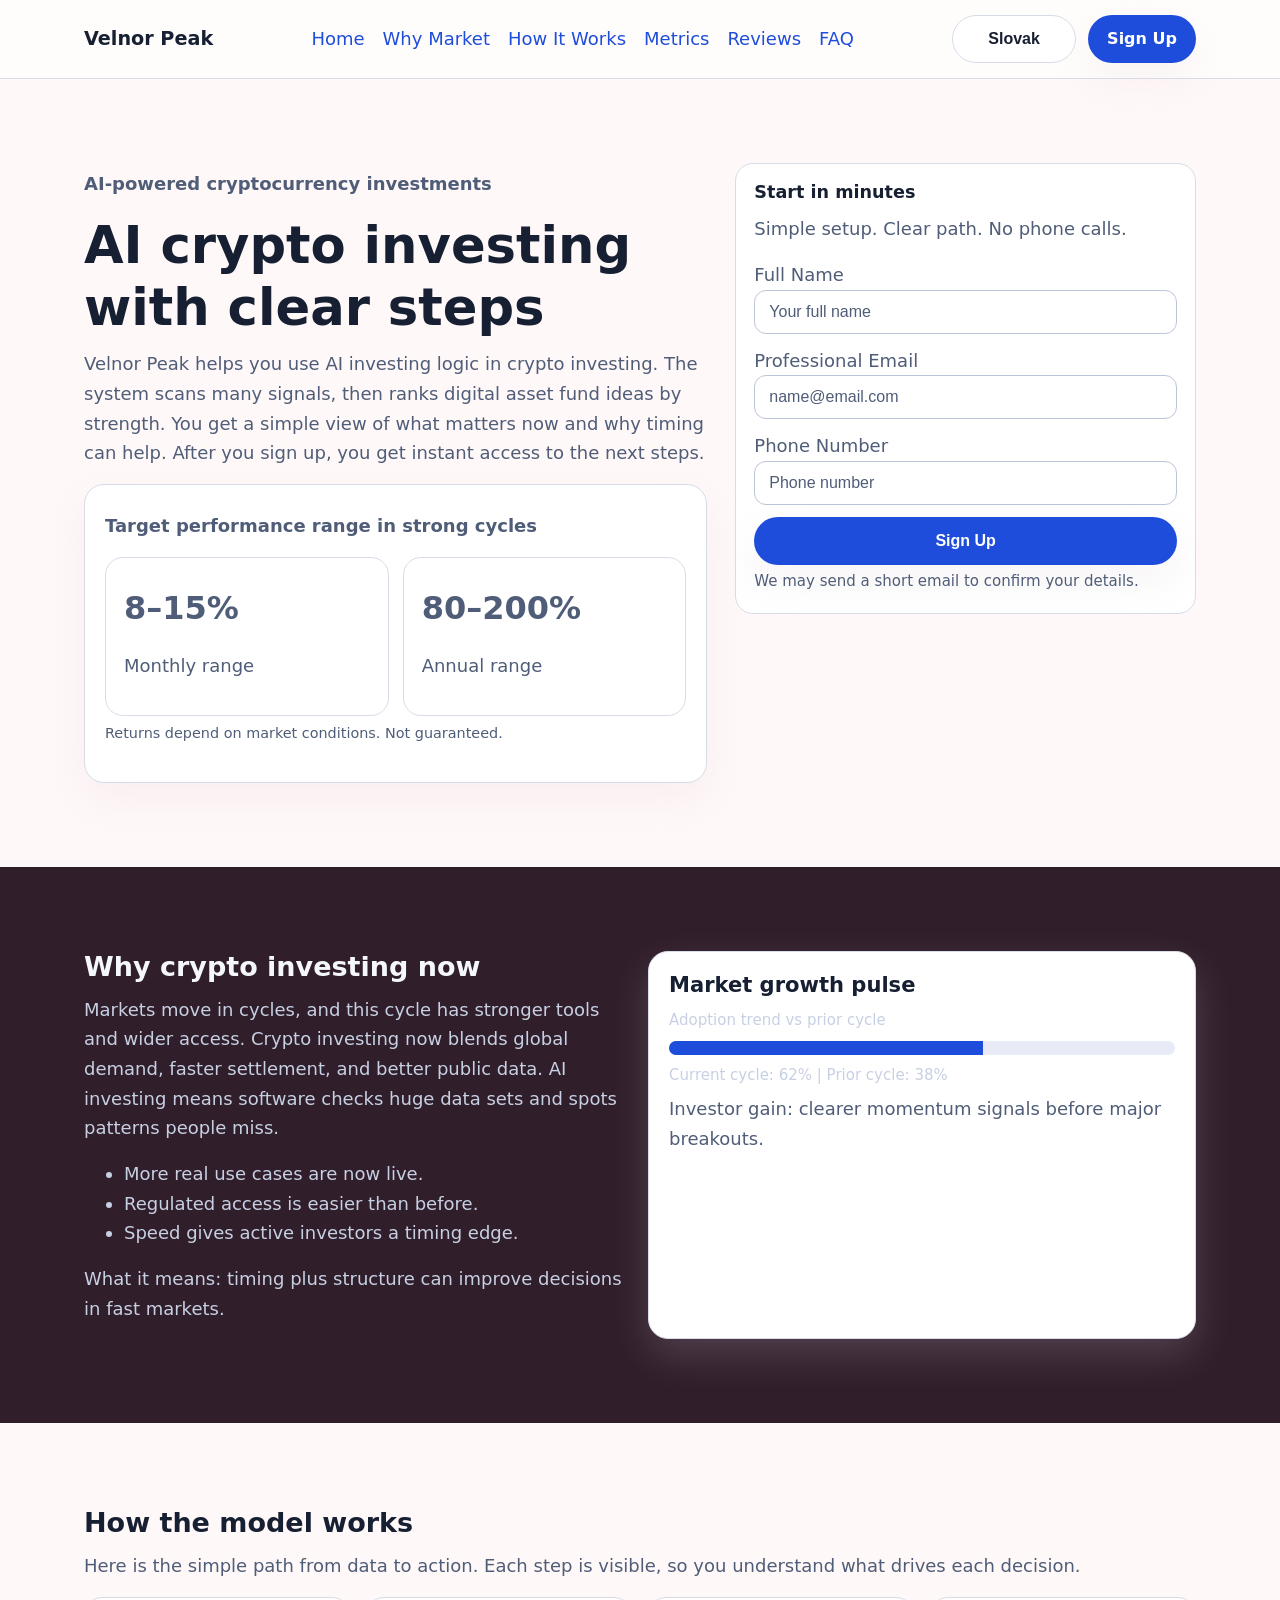
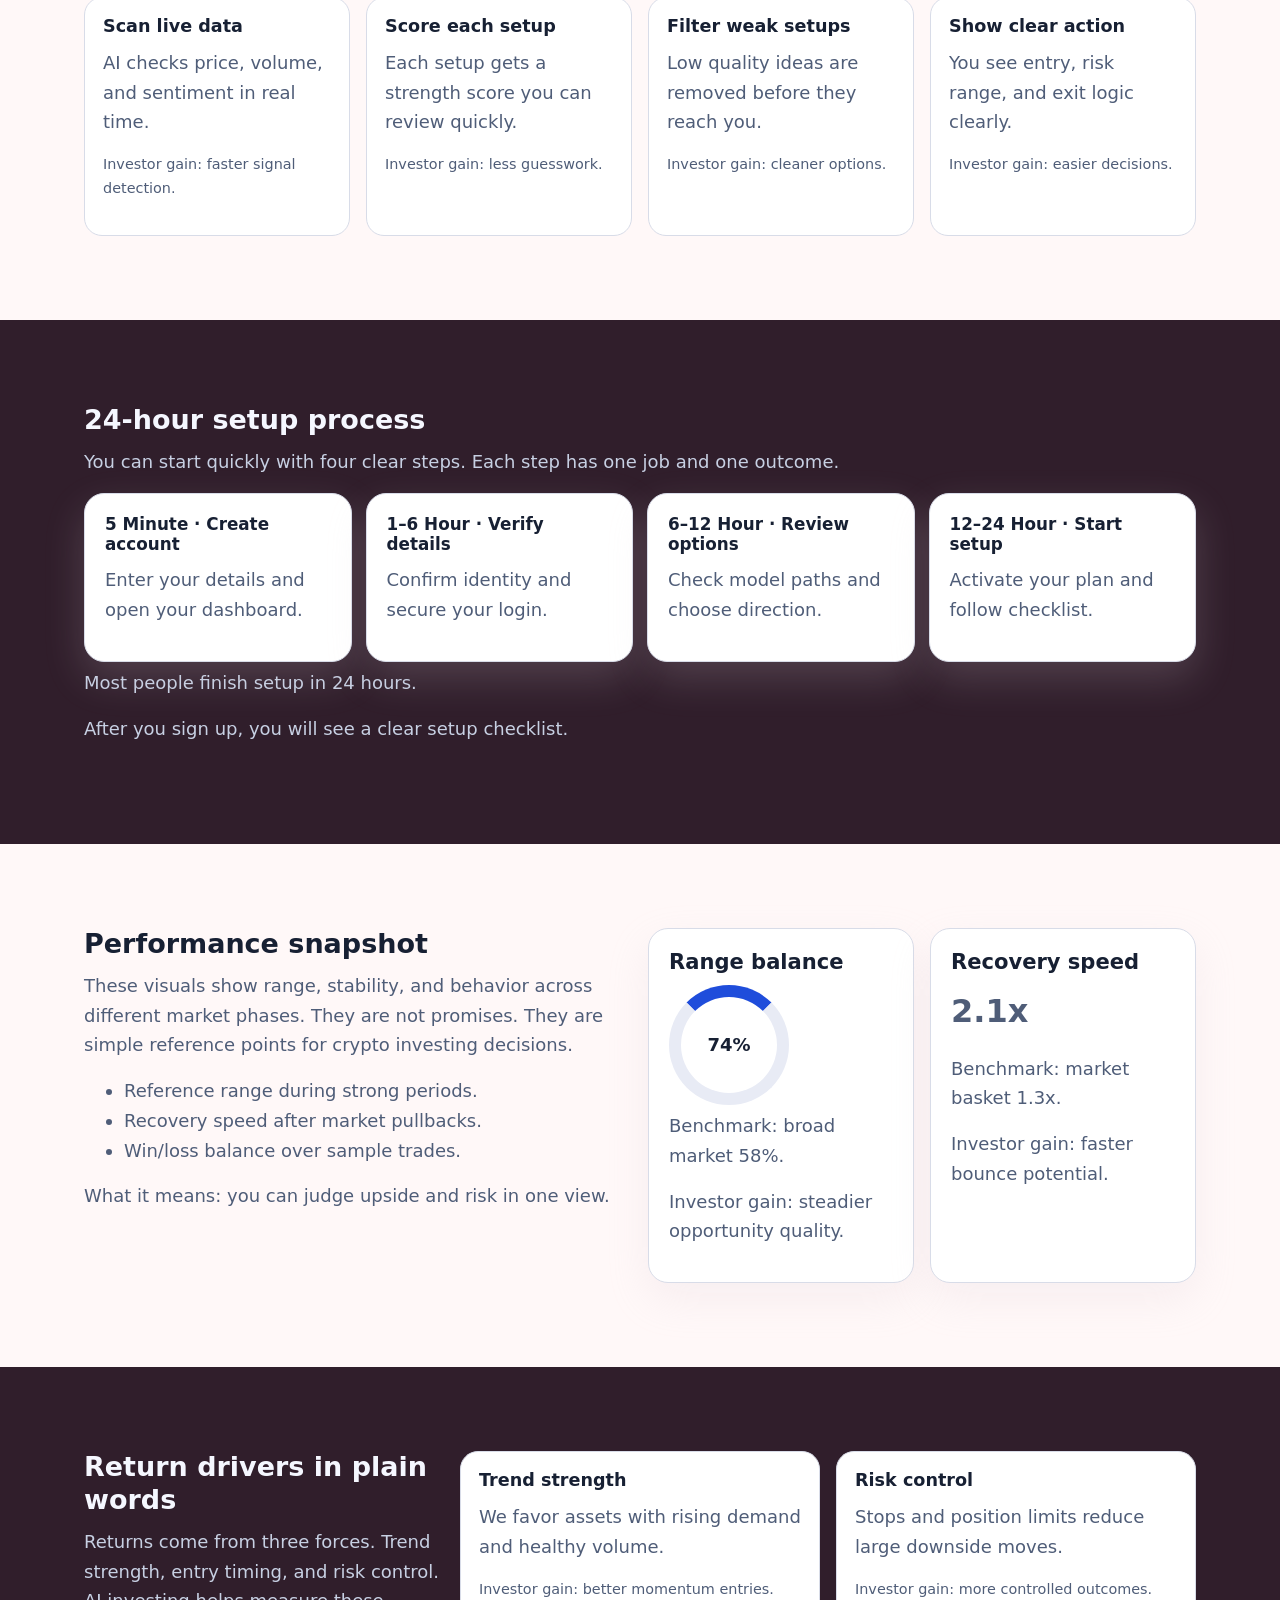
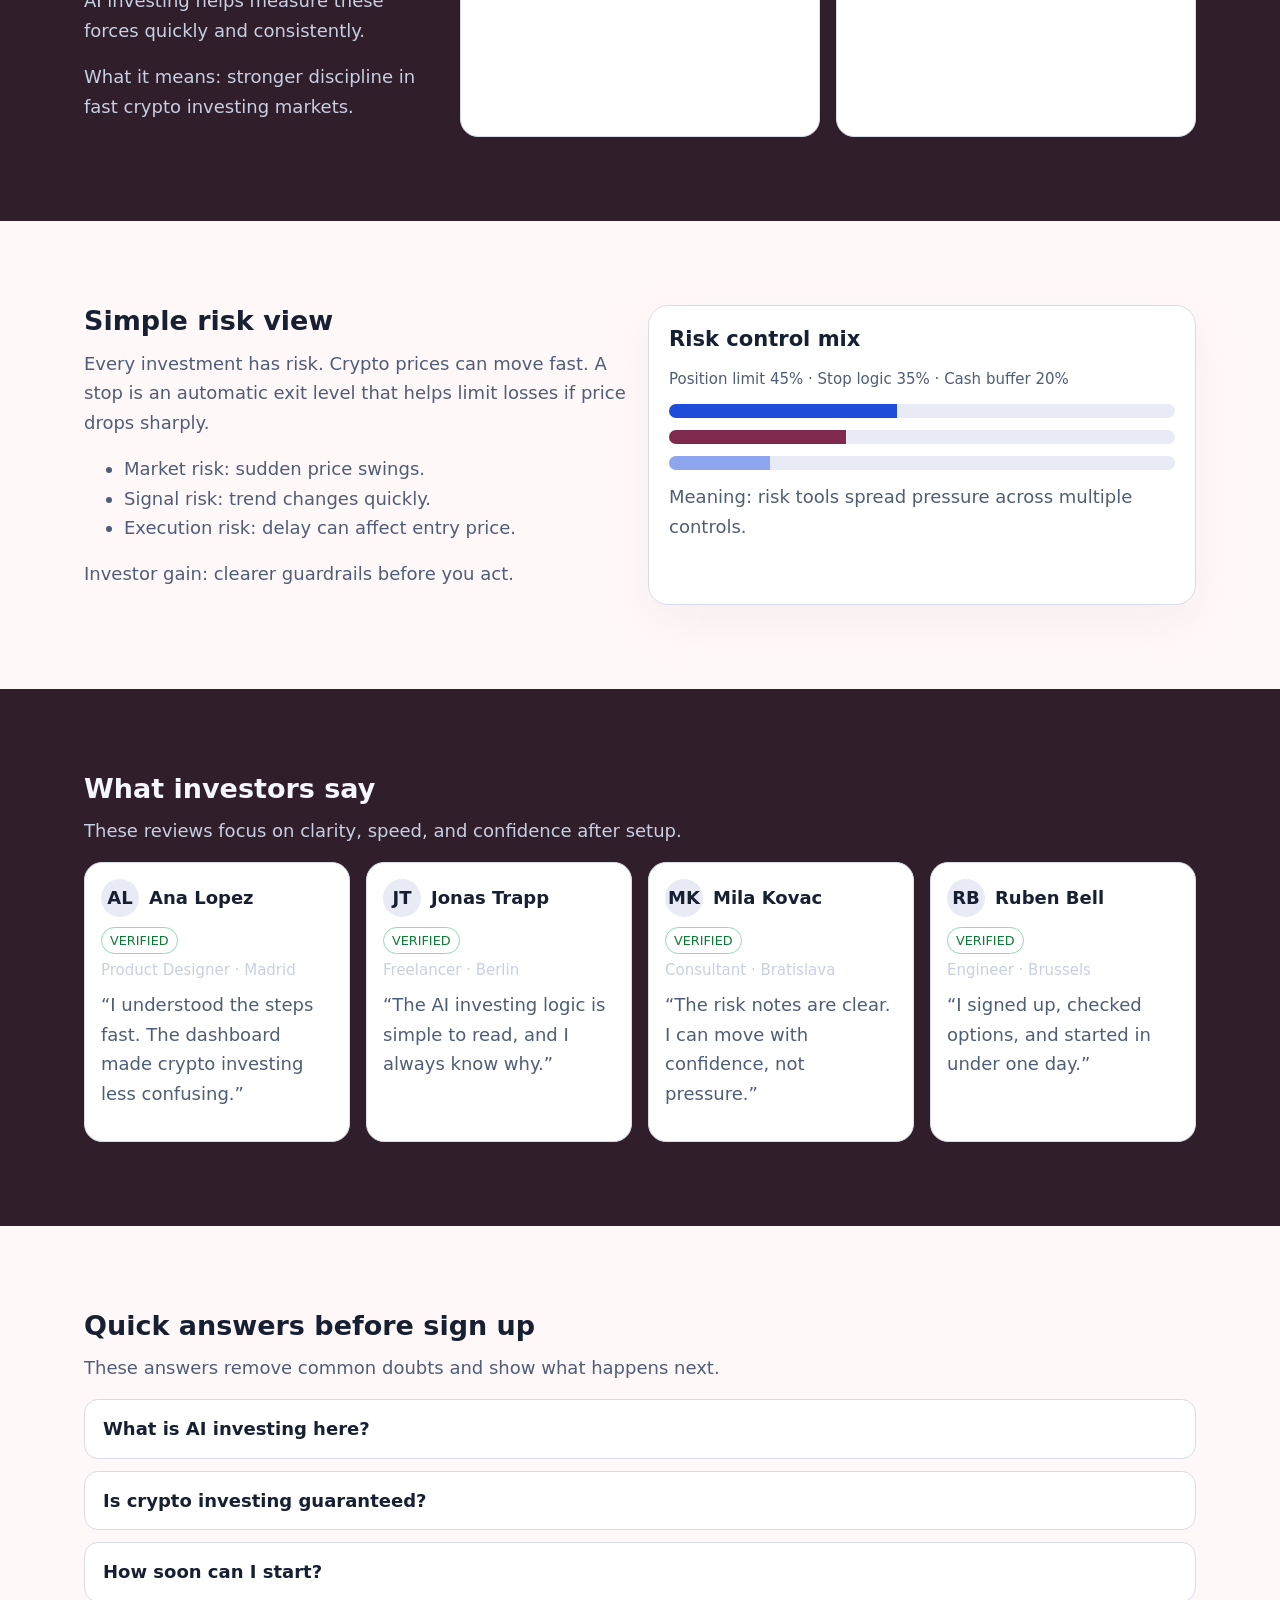
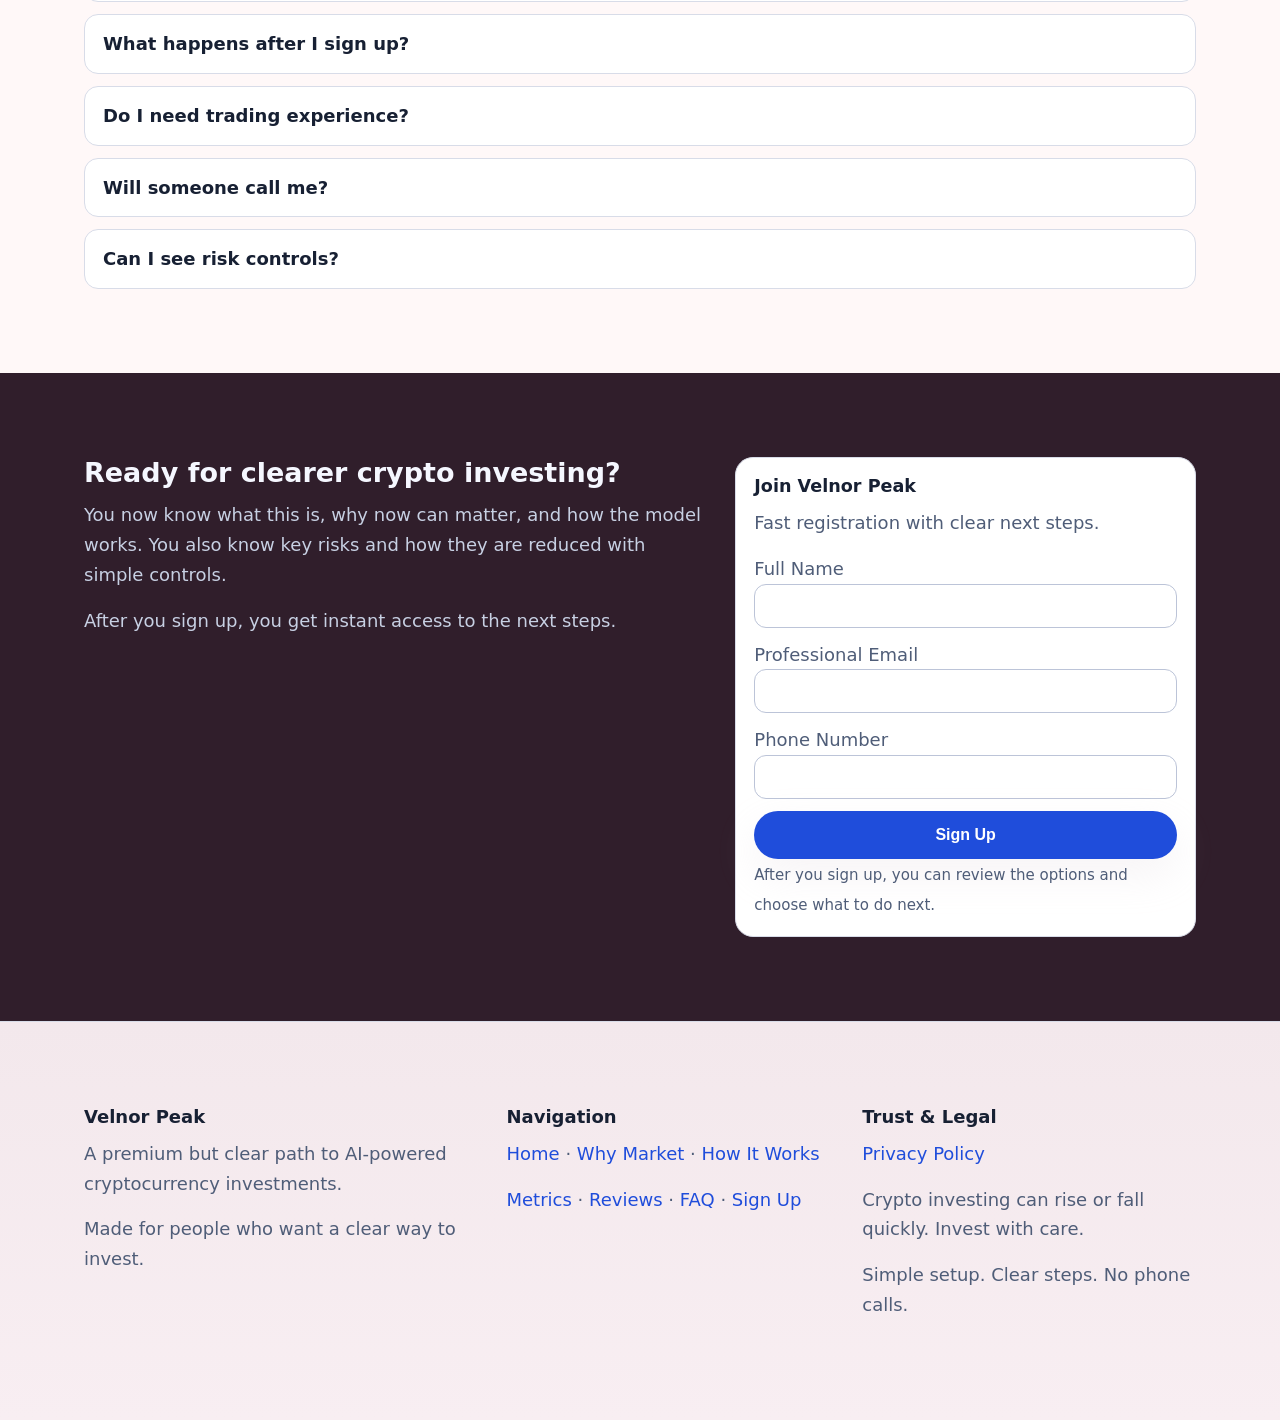
<file: sk/index.html>
<!doctype html>
<html lang="en">
<head>
  <meta charset="UTF-8" />
  <meta name="viewport" content="width=device-width, initial-scale=1.0" />
  <title>Velnor Peak | AI Crypto Investing (Slovak)</title>
  <meta name="description" content="Learn AI-powered crypto investing with simple steps, clear risks, and fast sign up. Page view: Slovak." />
  <link rel="canonical" href="https://velnorpeak.com/sk/index.html" />
  <link rel="alternate" hreflang="en" href="https://velnorpeak.com/index.html" />
  <link rel="alternate" hreflang="de" href="https://velnorpeak.com/de/index.html" />
  <link rel="alternate" hreflang="fr" href="https://velnorpeak.com/fr/index.html" />
  <link rel="alternate" hreflang="es" href="https://velnorpeak.com/es/index.html" />
  <link rel="alternate" hreflang="it" href="https://velnorpeak.com/it/index.html" />
  <link rel="alternate" hreflang="tr" href="https://velnorpeak.com/tr/index.html" />
  <link rel="alternate" hreflang="pt" href="https://velnorpeak.com/pt/index.html" />
  <link rel="alternate" hreflang="ja" href="https://velnorpeak.com/jp/index.html" />
  <link rel="alternate" hreflang="sk" href="https://velnorpeak.com/sk/index.html" />
  <link rel="alternate" hreflang="nl-BE" href="https://velnorpeak.com/be/index.html" />
  <meta property="og:title" content="Velnor Peak | AI Crypto Investing (Slovak)" />
  <meta property="og:description" content="Learn AI-powered crypto investing with simple steps, clear risks, and fast sign up. Page view: Slovak." />
  <meta property="og:type" content="website" />
  <meta property="og:url" content="https://velnorpeak.com/sk/index.html" />
  <meta name="twitter:card" content="summary_large_image" />
  <meta name="twitter:title" content="Velnor Peak | AI Crypto Investing (Slovak)" />
  <meta name="twitter:description" content="Learn AI-powered crypto investing with simple steps, clear risks, and fast sign up. Page view: Slovak." />
  <link rel="stylesheet" href="../assets/style.css" />
  <script defer src="../assets/app.js"></script>
</head>
<body>
<header>
  <div class="container header-row">
    <div class="brand">Velnor Peak</div>
    <nav class="nav-desktop" aria-label="Primary">
      <a href="#home">Home</a><a href="#market">Why Market</a><a href="#model">How It Works</a><a href="#metrics">Metrics</a><a href="#reviews">Reviews</a><a href="#faq">FAQ</a>
    </nav>
    <div class="right-zone">
      <div class="lang">
        <button class="lang-toggle" aria-label="Language menu">Slovak</button>
        <div class="lang-menu">
          <a href="../index.html"><svg class="flag" viewBox="0 0 20 20" aria-hidden="true"><circle cx="10" cy="10" r="9" fill="#e8ebf5"></circle><text x="10" y="13" text-anchor="middle" font-size="7" fill="#172033">GB</text></svg>English</a>
<a href="../de/index.html"><svg class="flag" viewBox="0 0 20 20" aria-hidden="true"><circle cx="10" cy="10" r="9" fill="#e8ebf5"></circle><text x="10" y="13" text-anchor="middle" font-size="7" fill="#172033">DE</text></svg>Deutsch</a>
<a href="../fr/index.html"><svg class="flag" viewBox="0 0 20 20" aria-hidden="true"><circle cx="10" cy="10" r="9" fill="#e8ebf5"></circle><text x="10" y="13" text-anchor="middle" font-size="7" fill="#172033">FR</text></svg>Français</a>
<a href="../es/index.html"><svg class="flag" viewBox="0 0 20 20" aria-hidden="true"><circle cx="10" cy="10" r="9" fill="#e8ebf5"></circle><text x="10" y="13" text-anchor="middle" font-size="7" fill="#172033">ES</text></svg>Español</a>
<a href="../it/index.html"><svg class="flag" viewBox="0 0 20 20" aria-hidden="true"><circle cx="10" cy="10" r="9" fill="#e8ebf5"></circle><text x="10" y="13" text-anchor="middle" font-size="7" fill="#172033">IT</text></svg>Italiano</a>
<a href="../tr/index.html"><svg class="flag" viewBox="0 0 20 20" aria-hidden="true"><circle cx="10" cy="10" r="9" fill="#e8ebf5"></circle><text x="10" y="13" text-anchor="middle" font-size="7" fill="#172033">TR</text></svg>Türkçe</a>
<a href="../pt/index.html"><svg class="flag" viewBox="0 0 20 20" aria-hidden="true"><circle cx="10" cy="10" r="9" fill="#e8ebf5"></circle><text x="10" y="13" text-anchor="middle" font-size="7" fill="#172033">PT</text></svg>Português</a>
<a href="../jp/index.html"><svg class="flag" viewBox="0 0 20 20" aria-hidden="true"><circle cx="10" cy="10" r="9" fill="#e8ebf5"></circle><text x="10" y="13" text-anchor="middle" font-size="7" fill="#172033">JP</text></svg>日本語</a>
<a href="../sk/index.html"><svg class="flag" viewBox="0 0 20 20" aria-hidden="true"><circle cx="10" cy="10" r="9" fill="#e8ebf5"></circle><text x="10" y="13" text-anchor="middle" font-size="7" fill="#172033">SK</text></svg>Slovak</a>
<a href="../be/index.html"><svg class="flag" viewBox="0 0 20 20" aria-hidden="true"><circle cx="10" cy="10" r="9" fill="#e8ebf5"></circle><text x="10" y="13" text-anchor="middle" font-size="7" fill="#172033">BE</text></svg>Nederlands (BE)</a>
        </div>
      </div>
      <a class="btn btn-primary" href="#signup">Sign Up</a>
    </div>
    <button id="burger" class="mobile-toggle" aria-label="Open menu" aria-expanded="false">☰</button>
  </div>
</header>
<div id="backdrop" class="backdrop"></div>
<aside id="drawer" class="drawer" aria-hidden="true">
  <button id="drawerClose" class="btn" aria-label="Close menu">✕</button>
  <nav aria-label="Mobile">
    <p><a href="#home">Home</a></p><p><a href="#market">Why Market</a></p><p><a href="#model">How It Works</a></p><p><a href="#metrics">Metrics</a></p><p><a href="#reviews">Reviews</a></p><p><a href="#faq">FAQ</a></p>
  </nav>
  <div class="lang" style="margin-block:14px">
    <button class="lang-toggle" aria-label="Language menu mobile">Slovak</button>
    <div class="lang-menu"><a href="../index.html"><svg class="flag" viewBox="0 0 20 20" aria-hidden="true"><circle cx="10" cy="10" r="9" fill="#e8ebf5"></circle><text x="10" y="13" text-anchor="middle" font-size="7" fill="#172033">GB</text></svg>English</a>
<a href="../de/index.html"><svg class="flag" viewBox="0 0 20 20" aria-hidden="true"><circle cx="10" cy="10" r="9" fill="#e8ebf5"></circle><text x="10" y="13" text-anchor="middle" font-size="7" fill="#172033">DE</text></svg>Deutsch</a>
<a href="../fr/index.html"><svg class="flag" viewBox="0 0 20 20" aria-hidden="true"><circle cx="10" cy="10" r="9" fill="#e8ebf5"></circle><text x="10" y="13" text-anchor="middle" font-size="7" fill="#172033">FR</text></svg>Français</a>
<a href="../es/index.html"><svg class="flag" viewBox="0 0 20 20" aria-hidden="true"><circle cx="10" cy="10" r="9" fill="#e8ebf5"></circle><text x="10" y="13" text-anchor="middle" font-size="7" fill="#172033">ES</text></svg>Español</a>
<a href="../it/index.html"><svg class="flag" viewBox="0 0 20 20" aria-hidden="true"><circle cx="10" cy="10" r="9" fill="#e8ebf5"></circle><text x="10" y="13" text-anchor="middle" font-size="7" fill="#172033">IT</text></svg>Italiano</a>
<a href="../tr/index.html"><svg class="flag" viewBox="0 0 20 20" aria-hidden="true"><circle cx="10" cy="10" r="9" fill="#e8ebf5"></circle><text x="10" y="13" text-anchor="middle" font-size="7" fill="#172033">TR</text></svg>Türkçe</a>
<a href="../pt/index.html"><svg class="flag" viewBox="0 0 20 20" aria-hidden="true"><circle cx="10" cy="10" r="9" fill="#e8ebf5"></circle><text x="10" y="13" text-anchor="middle" font-size="7" fill="#172033">PT</text></svg>Português</a>
<a href="../jp/index.html"><svg class="flag" viewBox="0 0 20 20" aria-hidden="true"><circle cx="10" cy="10" r="9" fill="#e8ebf5"></circle><text x="10" y="13" text-anchor="middle" font-size="7" fill="#172033">JP</text></svg>日本語</a>
<a href="../sk/index.html"><svg class="flag" viewBox="0 0 20 20" aria-hidden="true"><circle cx="10" cy="10" r="9" fill="#e8ebf5"></circle><text x="10" y="13" text-anchor="middle" font-size="7" fill="#172033">SK</text></svg>Slovak</a>
<a href="../be/index.html"><svg class="flag" viewBox="0 0 20 20" aria-hidden="true"><circle cx="10" cy="10" r="9" fill="#e8ebf5"></circle><text x="10" y="13" text-anchor="middle" font-size="7" fill="#172033">BE</text></svg>Nederlands (BE)</a></div>
  </div>
  <a class="btn btn-primary" href="#signup">Sign Up</a>
</aside>

<section id="home" class="section light hero">
  <div class="container hero-grid">
    <div>
      <p class="kicker">AI-powered cryptocurrency investments</p>
      <h1>AI crypto investing with clear steps</h1>
      <p>Velnor Peak helps you use AI investing logic in crypto investing. The system scans many signals, then ranks digital asset fund ideas by strength. You get a simple view of what matters now and why timing can help. After you sign up, you get instant access to the next steps.</p>
      <div class="hero-panel">
        <p><strong>Target performance range in strong cycles</strong></p>
        <div class="performance">
          <div class="card"><p class="big-number">8–15%</p><p>Monthly range</p></div>
          <div class="card"><p class="big-number">80–200%</p><p>Annual range</p></div>
        </div>
        <p class="tiny muted">Returns depend on market conditions. Not guaranteed.</p>
      </div>
    </div>
    <form class="form-card card" id="signup" aria-label="Lead form">
      <h3 class="form-title">Start in minutes</h3>
      <p class="form-sub">Simple setup. Clear path. No phone calls.</p>
      <div class="form-stack">
        <label>Full Name<input type="text" name="name" placeholder="Your full name" required /></label>
        <label>Professional Email<input type="email" name="email" placeholder="name@email.com" required /></label>
        <label>Phone Number<input type="tel" name="phone" placeholder="Phone number" required /></label>
        <button class="btn btn-primary" type="submit">Sign Up</button>
      </div>
      <small>We may send a short email to confirm your details.</small>
    </form>
  </div>
</section>

<section id="market" class="section dark">
  <div class="container grid-2">
    <div>
      <h2>Why crypto investing now</h2>
      <p>Markets move in cycles, and this cycle has stronger tools and wider access. Crypto investing now blends global demand, faster settlement, and better public data. AI investing means software checks huge data sets and spots patterns people miss.</p>
      <ul>
        <li>More real use cases are now live.</li>
        <li>Regulated access is easier than before.</li>
        <li>Speed gives active investors a timing edge.</li>
      </ul>
      <p>What it means: timing plus structure can improve decisions in fast markets.</p>
    </div>
    <div class="visual-card">
      <h3>Market growth pulse</h3>
      <div class="bar-dual">
        <small>Adoption trend vs prior cycle</small>
        <div class="bar"><span class="a"></span></div>
        <small>Current cycle: 62% | Prior cycle: 38%</small>
      </div>
      <p>Investor gain: clearer momentum signals before major breakouts.</p>
    </div>
  </div>
</section>

<section id="model" class="section light">
  <div class="container">
    <h2>How the model works</h2>
    <p>Here is the simple path from data to action. Each step is visible, so you understand what drives each decision.</p>
    <div class="grid-4">
      <article class="card"><h3>Scan live data</h3><p>AI checks price, volume, and sentiment in real time.</p><p class="muted tiny">Investor gain: faster signal detection.</p></article>
      <article class="card"><h3>Score each setup</h3><p>Each setup gets a strength score you can review quickly.</p><p class="muted tiny">Investor gain: less guesswork.</p></article>
      <article class="card"><h3>Filter weak setups</h3><p>Low quality ideas are removed before they reach you.</p><p class="muted tiny">Investor gain: cleaner options.</p></article>
      <article class="card"><h3>Show clear action</h3><p>You see entry, risk range, and exit logic clearly.</p><p class="muted tiny">Investor gain: easier decisions.</p></article>
    </div>
  </div>
</section>

<section class="section dark">
  <div class="container">
    <h2>24-hour setup process</h2>
    <p>You can start quickly with four clear steps. Each step has one job and one outcome.</p>
    <div class="process-row">
      <div class="process-card"><h3>5 Minute · Create account</h3><p>Enter your details and open your dashboard.</p></div>
      <div class="process-card"><h3>1–6 Hour · Verify details</h3><p>Confirm identity and secure your login.</p></div>
      <div class="process-card"><h3>6–12 Hour · Review options</h3><p>Check model paths and choose direction.</p></div>
      <div class="process-card"><h3>12–24 Hour · Start setup</h3><p>Activate your plan and follow checklist.</p></div>
    </div>
    <p>Most people finish setup in 24 hours.</p>
    <p>After you sign up, you will see a clear setup checklist.</p>
  </div>
</section>

<section id="metrics" class="section light">
  <div class="container grid-2">
    <div>
      <h2>Performance snapshot</h2>
      <p>These visuals show range, stability, and behavior across different market phases. They are not promises. They are simple reference points for crypto investing decisions.</p>
      <ul><li>Reference range during strong periods.</li><li>Recovery speed after market pullbacks.</li><li>Win/loss balance over sample trades.</li></ul>
      <p>What it means: you can judge upside and risk in one view.</p>
    </div>
    <div class="grid-2">
      <div class="metric-card"><h3>Range balance</h3><div class="ring">74%</div><p>Benchmark: broad market 58%.</p><p>Investor gain: steadier opportunity quality.</p></div>
      <div class="metric-card"><h3>Recovery speed</h3><p class="big-number">2.1x</p><p>Benchmark: market basket 1.3x.</p><p>Investor gain: faster bounce potential.</p></div>
    </div>
  </div>
</section>

<section class="section dark">
  <div class="container grid-3">
    <div>
      <h2>Return drivers in plain words</h2>
      <p>Returns come from three forces. Trend strength, entry timing, and risk control. AI investing helps measure these forces quickly and consistently.</p>
      <p>What it means: stronger discipline in fast crypto investing markets.</p>
    </div>
    <article class="card"><h3>Trend strength</h3><p>We favor assets with rising demand and healthy volume.</p><p class="muted tiny">Investor gain: better momentum entries.</p></article>
    <article class="card"><h3>Risk control</h3><p>Stops and position limits reduce large downside moves.</p><p class="muted tiny">Investor gain: more controlled outcomes.</p></article>
  </div>
</section>

<section class="section light">
  <div class="container grid-2">
    <div>
      <h2>Simple risk view</h2>
      <p>Every investment has risk. Crypto prices can move fast. A stop is an automatic exit level that helps limit losses if price drops sharply.</p>
      <ul><li>Market risk: sudden price swings.</li><li>Signal risk: trend changes quickly.</li><li>Execution risk: delay can affect entry price.</li></ul>
      <p>Investor gain: clearer guardrails before you act.</p>
    </div>
    <div class="visual-card">
      <h3>Risk control mix</h3>
      <small>Position limit 45% · Stop logic 35% · Cash buffer 20%</small>
      <div class="bar" style="margin:12px 0"><span class="a" style="width:45%"></span></div>
      <div class="bar" style="margin:12px 0"><span class="b" style="width:35%"></span></div>
      <div class="bar" style="margin:12px 0"><span class="a" style="width:20%;background:#8ea5f0"></span></div>
      <p>Meaning: risk tools spread pressure across multiple controls.</p>
    </div>
  </div>
</section>

<section id="reviews" class="section dark">
  <div class="container">
    <h2>What investors say</h2>
    <p>These reviews focus on clarity, speed, and confidence after setup.</p>
    <div class="grid-4">
      <article class="review-card"><div class="review-head"><div class="avatar">AL</div><strong>Ana Lopez</strong><span class="verified">VERIFIED</span></div><small>Product Designer · Madrid</small><p>“I understood the steps fast. The dashboard made crypto investing less confusing.”</p></article>
      <article class="review-card"><div class="review-head"><div class="avatar">JT</div><strong>Jonas Trapp</strong><span class="verified">VERIFIED</span></div><small>Freelancer · Berlin</small><p>“The AI investing logic is simple to read, and I always know why.”</p></article>
      <article class="review-card"><div class="review-head"><div class="avatar">MK</div><strong>Mila Kovac</strong><span class="verified">VERIFIED</span></div><small>Consultant · Bratislava</small><p>“The risk notes are clear. I can move with confidence, not pressure.”</p></article>
      <article class="review-card"><div class="review-head"><div class="avatar">RB</div><strong>Ruben Bell</strong><span class="verified">VERIFIED</span></div><small>Engineer · Brussels</small><p>“I signed up, checked options, and started in under one day.”</p></article>
    </div>
  </div>
</section>

<section id="faq" class="section light">
  <div class="container">
    <h2>Quick answers before sign up</h2>
    <p>These answers remove common doubts and show what happens next.</p>
    <div class="faq-wrap">
      <details class="faq-item"><summary>What is AI investing here?</summary><p>AI investing means software reads market data and ranks setups by strength.</p></details>
      <details class="faq-item"><summary>Is crypto investing guaranteed?</summary><p>No. Returns can change with market conditions, and losses are possible.</p></details>
      <details class="faq-item"><summary>How soon can I start?</summary><p>Most people finish setup in one day and see next steps instantly.</p></details>
      <details class="faq-item"><summary>What happens after I sign up?</summary><p>After you sign up, you can review the options and choose what to do next.</p></details>
      <details class="faq-item"><summary>Do I need trading experience?</summary><p>No. The flow uses simple language and a guided checklist.</p></details>
      <details class="faq-item"><summary>Will someone call me?</summary><p>No phone calls. We may send a short email to confirm details.</p></details>
      <details class="faq-item"><summary>Can I see risk controls?</summary><p>Yes. You can view stop logic, position limits, and scenario notes.</p></details>
    </div>
  </div>
</section>

<section class="section dark">
  <div class="container hero-grid">
    <div>
      <h2>Ready for clearer crypto investing?</h2>
      <p>You now know what this is, why now can matter, and how the model works. You also know key risks and how they are reduced with simple controls.</p>
      <p>After you sign up, you get instant access to the next steps.</p>
    </div>
    <form class="form-card card" aria-label="Final lead form">
      <h3>Join Velnor Peak</h3>
      <p>Fast registration with clear next steps.</p>
      <div class="form-stack">
        <label>Full Name<input type="text" required></label>
        <label>Professional Email<input type="email" required></label>
        <label>Phone Number<input type="tel" required></label>
        <button class="btn btn-primary" type="submit">Sign Up</button>
      </div>
      <small>After you sign up, you can review the options and choose what to do next.</small>
    </form>
  </div>
</section>

<footer class="section footer-panel">
  <div class="container footer-grid">
    <div>
      <h4>Velnor Peak</h4>
      <p>A premium but clear path to AI-powered cryptocurrency investments.</p>
      <p>Made for people who want a clear way to invest.</p>
    </div>
    <div>
      <h4>Navigation</h4>
      <p><a href="#home">Home</a> · <a href="#market">Why Market</a> · <a href="#model">How It Works</a></p>
      <p><a href="#metrics">Metrics</a> · <a href="#reviews">Reviews</a> · <a href="#faq">FAQ</a> · <a href="#signup">Sign Up</a></p>
    </div>
    <div>
      <h4>Trust & Legal</h4>
      <p><a href="#" class="privacy-open">Privacy Policy</a></p>
      <p>Crypto investing can rise or fall quickly. Invest with care.</p>
      <p>Simple setup. Clear steps. No phone calls.</p>
    </div>
  </div>
</footer>

<div class="modal" id="privacyModal" aria-hidden="true" role="dialog" aria-label="Privacy Policy">
  <div class="modal-card">
    <div class="modal-top"><h3>Privacy Policy</h3><button id="modalCloseTop" class="btn" aria-label="Close privacy">✕</button></div>
    <p><strong>Introduction:</strong> We explain data use in simple terms so you know what happens.</p>
    <p><strong>Data collection:</strong> We collect name, email, phone, and basic site usage events.</p>
    <p><strong>Legal basis:</strong> We process data for service delivery, consent, and legal obligations.</p>
    <p><strong>Cookies:</strong> Cookies help remember preferences and improve page performance.</p>
    <p><strong>Retention:</strong> We keep data only as long as needed for service and law.</p>
    <p><strong>Third-party sharing:</strong> We use vetted providers for hosting, analytics, and email support.</p>
    <p><strong>Security:</strong> We apply access controls, encryption, and regular security checks.</p>
    <p><strong>User rights:</strong> You can request access, correction, deletion, or processing limits.</p>
    <p><strong>International transfers:</strong> Some providers process data outside your country with safeguards.</p>
    <p><strong>Industry risk disclosure:</strong> Digital assets are volatile and can lose value quickly.</p>
    <p><strong>Contact:</strong> privacy@velnorpeak.com for policy questions and rights requests.</p>
    <button id="modalCloseBottom" class="btn">Close</button>
  </div>
</div>

<script type="application/ld+json">{"@context":"https://schema.org","@type":"Organization","name":"Velnor Peak","url":"https://velnorpeak.com"}</script>
<script type="application/ld+json">{"@context":"https://schema.org","@type":"WebSite","name":"Velnor Peak","url":"https://velnorpeak.com"}</script>
<script type="application/ld+json">{"@context":"https://schema.org","@type":"FAQPage","mainEntity":[{"@type":"Question","name":"What is AI investing here?","acceptedAnswer":{"@type":"Answer","text":"AI investing means software reads market data and ranks setups by strength."}},{"@type":"Question","name":"What happens after I sign up?","acceptedAnswer":{"@type":"Answer","text":"After you sign up, you can review the options and choose what to do next."}}]}</script>
<script type="application/ld+json">{"@context":"https://schema.org","@type":"Review","author":{"@type":"Person","name":"Ana Lopez"},"reviewBody":"I understood the steps fast. The dashboard made crypto investing less confusing.","reviewRating":{"@type":"Rating","ratingValue":"5"}}</script>
</body>
</html>
</file>
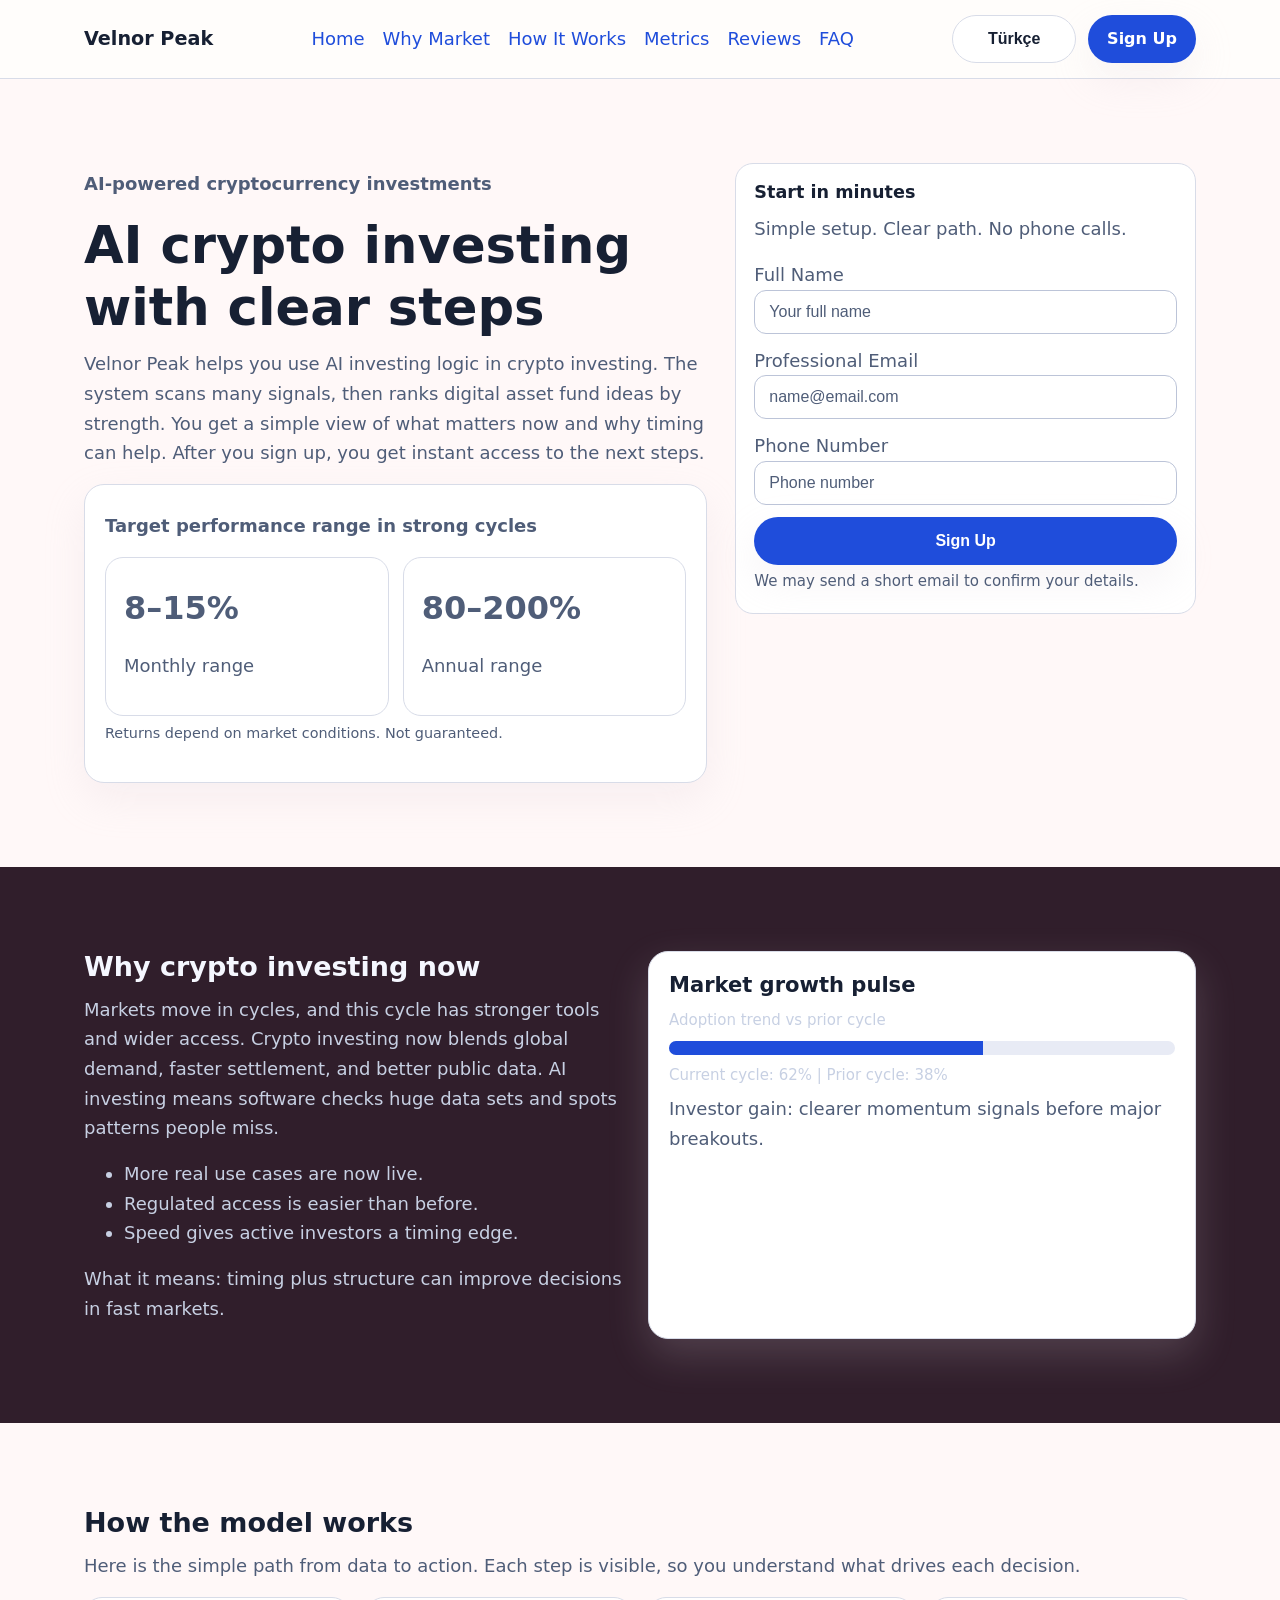
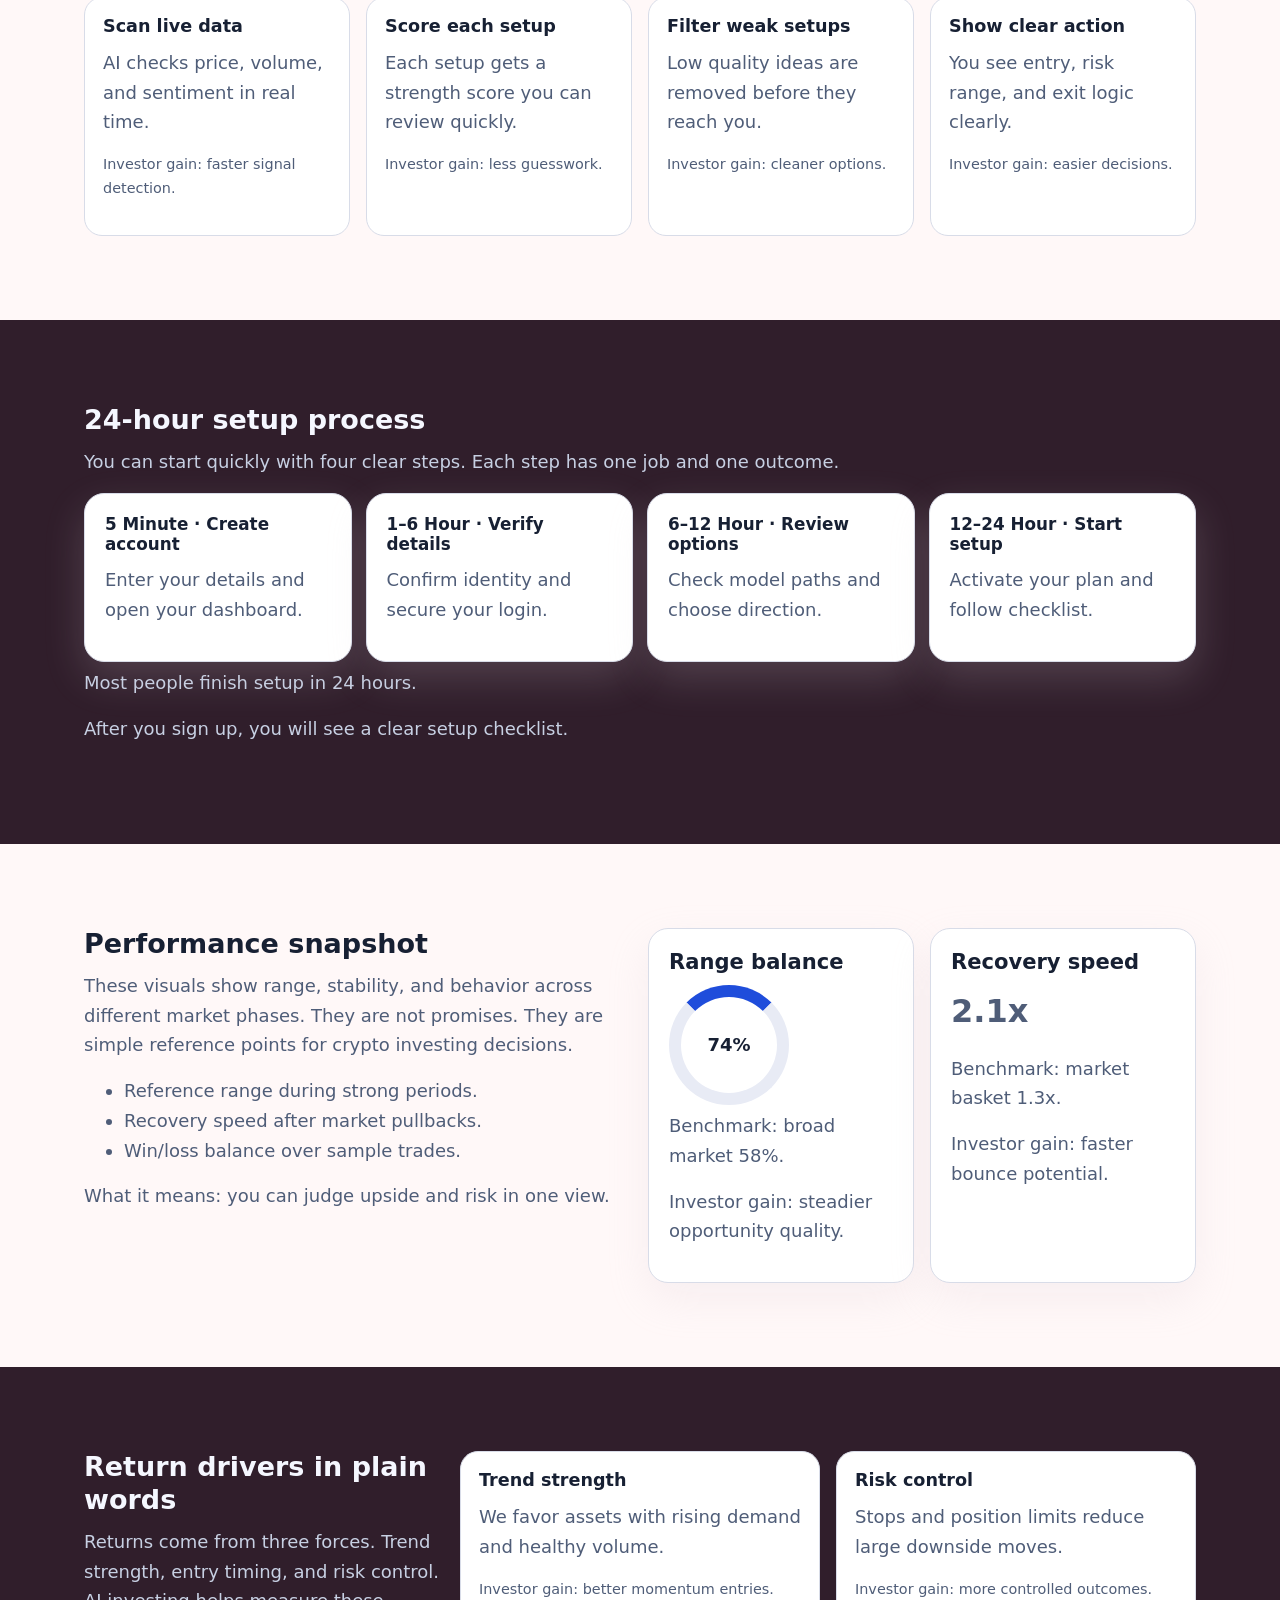
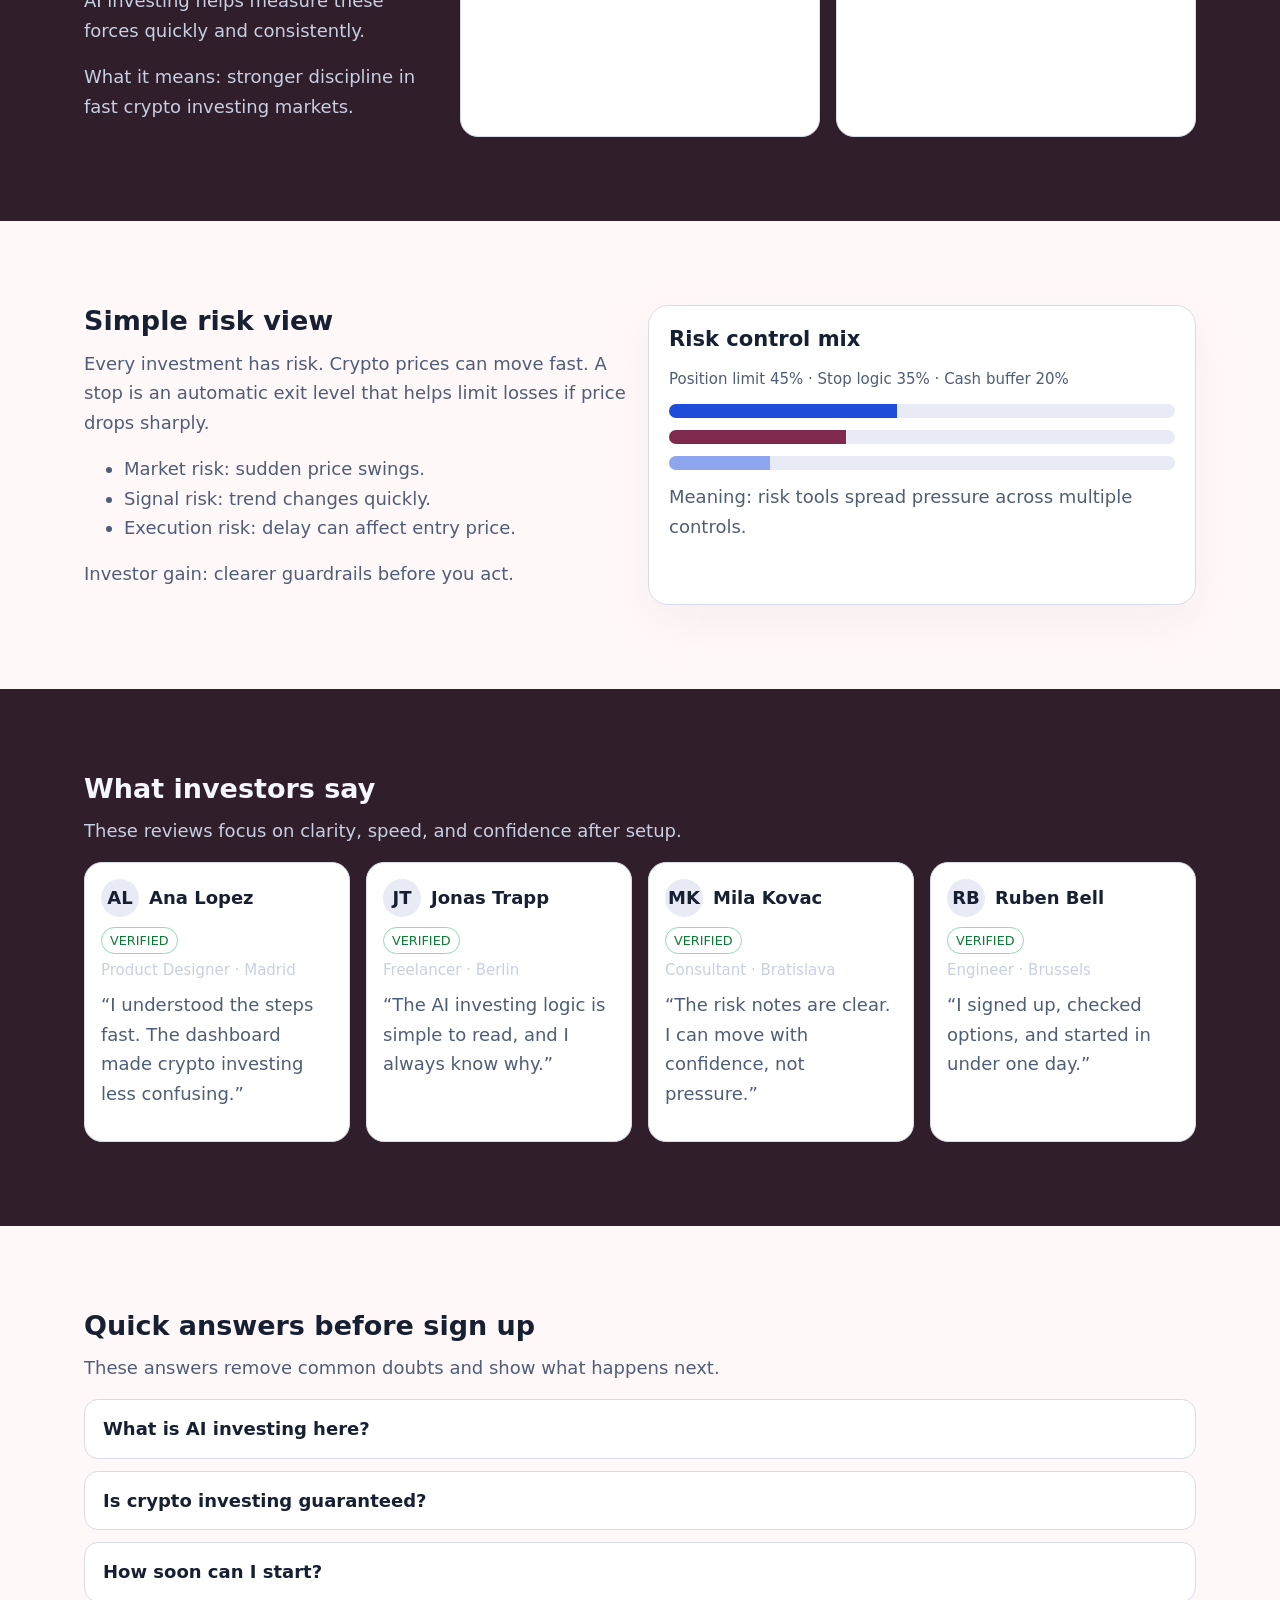
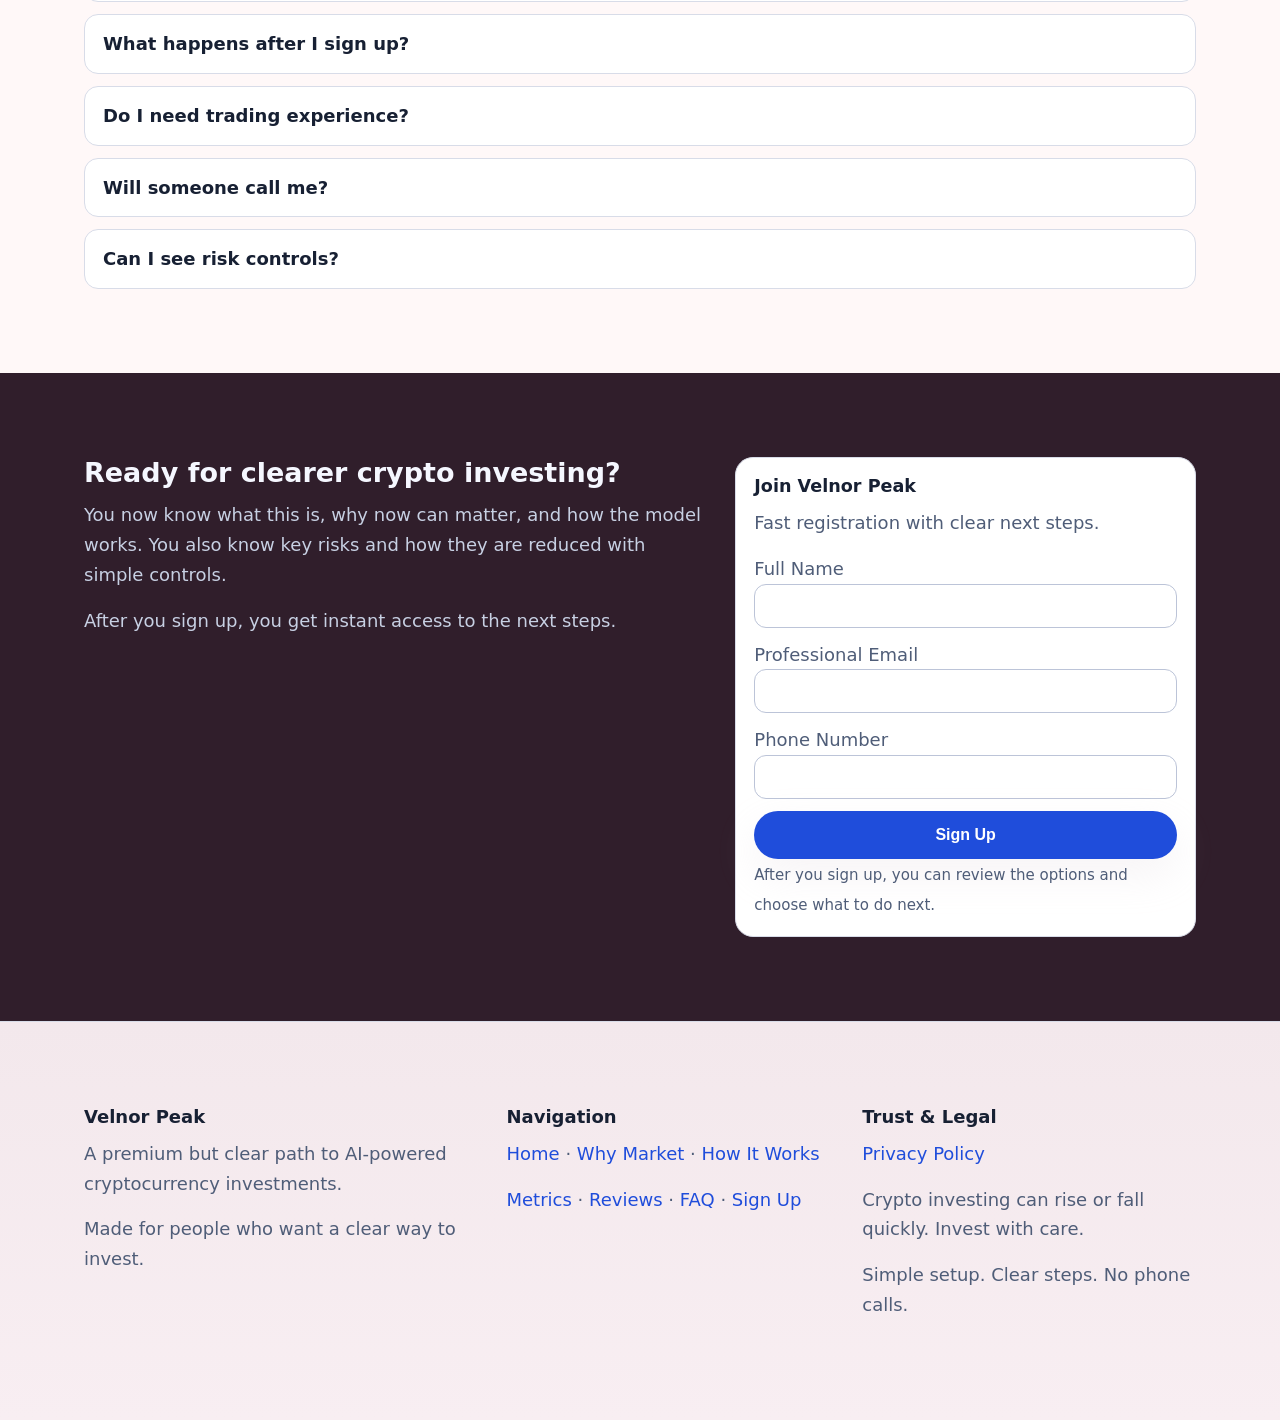
<file: tr/index.html>
<!doctype html>
<html lang="en">
<head>
  <meta charset="UTF-8" />
  <meta name="viewport" content="width=device-width, initial-scale=1.0" />
  <title>Velnor Peak | AI Crypto Investing (Türkçe)</title>
  <meta name="description" content="Learn AI-powered crypto investing with simple steps, clear risks, and fast sign up. Page view: Türkçe." />
  <link rel="canonical" href="https://velnorpeak.com/tr/index.html" />
  <link rel="alternate" hreflang="en" href="https://velnorpeak.com/index.html" />
  <link rel="alternate" hreflang="de" href="https://velnorpeak.com/de/index.html" />
  <link rel="alternate" hreflang="fr" href="https://velnorpeak.com/fr/index.html" />
  <link rel="alternate" hreflang="es" href="https://velnorpeak.com/es/index.html" />
  <link rel="alternate" hreflang="it" href="https://velnorpeak.com/it/index.html" />
  <link rel="alternate" hreflang="tr" href="https://velnorpeak.com/tr/index.html" />
  <link rel="alternate" hreflang="pt" href="https://velnorpeak.com/pt/index.html" />
  <link rel="alternate" hreflang="ja" href="https://velnorpeak.com/jp/index.html" />
  <link rel="alternate" hreflang="sk" href="https://velnorpeak.com/sk/index.html" />
  <link rel="alternate" hreflang="nl-BE" href="https://velnorpeak.com/be/index.html" />
  <meta property="og:title" content="Velnor Peak | AI Crypto Investing (Türkçe)" />
  <meta property="og:description" content="Learn AI-powered crypto investing with simple steps, clear risks, and fast sign up. Page view: Türkçe." />
  <meta property="og:type" content="website" />
  <meta property="og:url" content="https://velnorpeak.com/tr/index.html" />
  <meta name="twitter:card" content="summary_large_image" />
  <meta name="twitter:title" content="Velnor Peak | AI Crypto Investing (Türkçe)" />
  <meta name="twitter:description" content="Learn AI-powered crypto investing with simple steps, clear risks, and fast sign up. Page view: Türkçe." />
  <link rel="stylesheet" href="../assets/style.css" />
  <script defer src="../assets/app.js"></script>
</head>
<body>
<header>
  <div class="container header-row">
    <div class="brand">Velnor Peak</div>
    <nav class="nav-desktop" aria-label="Primary">
      <a href="#home">Home</a><a href="#market">Why Market</a><a href="#model">How It Works</a><a href="#metrics">Metrics</a><a href="#reviews">Reviews</a><a href="#faq">FAQ</a>
    </nav>
    <div class="right-zone">
      <div class="lang">
        <button class="lang-toggle" aria-label="Language menu">Türkçe</button>
        <div class="lang-menu">
          <a href="../index.html"><svg class="flag" viewBox="0 0 20 20" aria-hidden="true"><circle cx="10" cy="10" r="9" fill="#e8ebf5"></circle><text x="10" y="13" text-anchor="middle" font-size="7" fill="#172033">GB</text></svg>English</a>
<a href="../de/index.html"><svg class="flag" viewBox="0 0 20 20" aria-hidden="true"><circle cx="10" cy="10" r="9" fill="#e8ebf5"></circle><text x="10" y="13" text-anchor="middle" font-size="7" fill="#172033">DE</text></svg>Deutsch</a>
<a href="../fr/index.html"><svg class="flag" viewBox="0 0 20 20" aria-hidden="true"><circle cx="10" cy="10" r="9" fill="#e8ebf5"></circle><text x="10" y="13" text-anchor="middle" font-size="7" fill="#172033">FR</text></svg>Français</a>
<a href="../es/index.html"><svg class="flag" viewBox="0 0 20 20" aria-hidden="true"><circle cx="10" cy="10" r="9" fill="#e8ebf5"></circle><text x="10" y="13" text-anchor="middle" font-size="7" fill="#172033">ES</text></svg>Español</a>
<a href="../it/index.html"><svg class="flag" viewBox="0 0 20 20" aria-hidden="true"><circle cx="10" cy="10" r="9" fill="#e8ebf5"></circle><text x="10" y="13" text-anchor="middle" font-size="7" fill="#172033">IT</text></svg>Italiano</a>
<a href="../tr/index.html"><svg class="flag" viewBox="0 0 20 20" aria-hidden="true"><circle cx="10" cy="10" r="9" fill="#e8ebf5"></circle><text x="10" y="13" text-anchor="middle" font-size="7" fill="#172033">TR</text></svg>Türkçe</a>
<a href="../pt/index.html"><svg class="flag" viewBox="0 0 20 20" aria-hidden="true"><circle cx="10" cy="10" r="9" fill="#e8ebf5"></circle><text x="10" y="13" text-anchor="middle" font-size="7" fill="#172033">PT</text></svg>Português</a>
<a href="../jp/index.html"><svg class="flag" viewBox="0 0 20 20" aria-hidden="true"><circle cx="10" cy="10" r="9" fill="#e8ebf5"></circle><text x="10" y="13" text-anchor="middle" font-size="7" fill="#172033">JP</text></svg>日本語</a>
<a href="../sk/index.html"><svg class="flag" viewBox="0 0 20 20" aria-hidden="true"><circle cx="10" cy="10" r="9" fill="#e8ebf5"></circle><text x="10" y="13" text-anchor="middle" font-size="7" fill="#172033">SK</text></svg>Slovak</a>
<a href="../be/index.html"><svg class="flag" viewBox="0 0 20 20" aria-hidden="true"><circle cx="10" cy="10" r="9" fill="#e8ebf5"></circle><text x="10" y="13" text-anchor="middle" font-size="7" fill="#172033">BE</text></svg>Nederlands (BE)</a>
        </div>
      </div>
      <a class="btn btn-primary" href="#signup">Sign Up</a>
    </div>
    <button id="burger" class="mobile-toggle" aria-label="Open menu" aria-expanded="false">☰</button>
  </div>
</header>
<div id="backdrop" class="backdrop"></div>
<aside id="drawer" class="drawer" aria-hidden="true">
  <button id="drawerClose" class="btn" aria-label="Close menu">✕</button>
  <nav aria-label="Mobile">
    <p><a href="#home">Home</a></p><p><a href="#market">Why Market</a></p><p><a href="#model">How It Works</a></p><p><a href="#metrics">Metrics</a></p><p><a href="#reviews">Reviews</a></p><p><a href="#faq">FAQ</a></p>
  </nav>
  <div class="lang" style="margin-block:14px">
    <button class="lang-toggle" aria-label="Language menu mobile">Türkçe</button>
    <div class="lang-menu"><a href="../index.html"><svg class="flag" viewBox="0 0 20 20" aria-hidden="true"><circle cx="10" cy="10" r="9" fill="#e8ebf5"></circle><text x="10" y="13" text-anchor="middle" font-size="7" fill="#172033">GB</text></svg>English</a>
<a href="../de/index.html"><svg class="flag" viewBox="0 0 20 20" aria-hidden="true"><circle cx="10" cy="10" r="9" fill="#e8ebf5"></circle><text x="10" y="13" text-anchor="middle" font-size="7" fill="#172033">DE</text></svg>Deutsch</a>
<a href="../fr/index.html"><svg class="flag" viewBox="0 0 20 20" aria-hidden="true"><circle cx="10" cy="10" r="9" fill="#e8ebf5"></circle><text x="10" y="13" text-anchor="middle" font-size="7" fill="#172033">FR</text></svg>Français</a>
<a href="../es/index.html"><svg class="flag" viewBox="0 0 20 20" aria-hidden="true"><circle cx="10" cy="10" r="9" fill="#e8ebf5"></circle><text x="10" y="13" text-anchor="middle" font-size="7" fill="#172033">ES</text></svg>Español</a>
<a href="../it/index.html"><svg class="flag" viewBox="0 0 20 20" aria-hidden="true"><circle cx="10" cy="10" r="9" fill="#e8ebf5"></circle><text x="10" y="13" text-anchor="middle" font-size="7" fill="#172033">IT</text></svg>Italiano</a>
<a href="../tr/index.html"><svg class="flag" viewBox="0 0 20 20" aria-hidden="true"><circle cx="10" cy="10" r="9" fill="#e8ebf5"></circle><text x="10" y="13" text-anchor="middle" font-size="7" fill="#172033">TR</text></svg>Türkçe</a>
<a href="../pt/index.html"><svg class="flag" viewBox="0 0 20 20" aria-hidden="true"><circle cx="10" cy="10" r="9" fill="#e8ebf5"></circle><text x="10" y="13" text-anchor="middle" font-size="7" fill="#172033">PT</text></svg>Português</a>
<a href="../jp/index.html"><svg class="flag" viewBox="0 0 20 20" aria-hidden="true"><circle cx="10" cy="10" r="9" fill="#e8ebf5"></circle><text x="10" y="13" text-anchor="middle" font-size="7" fill="#172033">JP</text></svg>日本語</a>
<a href="../sk/index.html"><svg class="flag" viewBox="0 0 20 20" aria-hidden="true"><circle cx="10" cy="10" r="9" fill="#e8ebf5"></circle><text x="10" y="13" text-anchor="middle" font-size="7" fill="#172033">SK</text></svg>Slovak</a>
<a href="../be/index.html"><svg class="flag" viewBox="0 0 20 20" aria-hidden="true"><circle cx="10" cy="10" r="9" fill="#e8ebf5"></circle><text x="10" y="13" text-anchor="middle" font-size="7" fill="#172033">BE</text></svg>Nederlands (BE)</a></div>
  </div>
  <a class="btn btn-primary" href="#signup">Sign Up</a>
</aside>

<section id="home" class="section light hero">
  <div class="container hero-grid">
    <div>
      <p class="kicker">AI-powered cryptocurrency investments</p>
      <h1>AI crypto investing with clear steps</h1>
      <p>Velnor Peak helps you use AI investing logic in crypto investing. The system scans many signals, then ranks digital asset fund ideas by strength. You get a simple view of what matters now and why timing can help. After you sign up, you get instant access to the next steps.</p>
      <div class="hero-panel">
        <p><strong>Target performance range in strong cycles</strong></p>
        <div class="performance">
          <div class="card"><p class="big-number">8–15%</p><p>Monthly range</p></div>
          <div class="card"><p class="big-number">80–200%</p><p>Annual range</p></div>
        </div>
        <p class="tiny muted">Returns depend on market conditions. Not guaranteed.</p>
      </div>
    </div>
    <form class="form-card card" id="signup" aria-label="Lead form">
      <h3 class="form-title">Start in minutes</h3>
      <p class="form-sub">Simple setup. Clear path. No phone calls.</p>
      <div class="form-stack">
        <label>Full Name<input type="text" name="name" placeholder="Your full name" required /></label>
        <label>Professional Email<input type="email" name="email" placeholder="name@email.com" required /></label>
        <label>Phone Number<input type="tel" name="phone" placeholder="Phone number" required /></label>
        <button class="btn btn-primary" type="submit">Sign Up</button>
      </div>
      <small>We may send a short email to confirm your details.</small>
    </form>
  </div>
</section>

<section id="market" class="section dark">
  <div class="container grid-2">
    <div>
      <h2>Why crypto investing now</h2>
      <p>Markets move in cycles, and this cycle has stronger tools and wider access. Crypto investing now blends global demand, faster settlement, and better public data. AI investing means software checks huge data sets and spots patterns people miss.</p>
      <ul>
        <li>More real use cases are now live.</li>
        <li>Regulated access is easier than before.</li>
        <li>Speed gives active investors a timing edge.</li>
      </ul>
      <p>What it means: timing plus structure can improve decisions in fast markets.</p>
    </div>
    <div class="visual-card">
      <h3>Market growth pulse</h3>
      <div class="bar-dual">
        <small>Adoption trend vs prior cycle</small>
        <div class="bar"><span class="a"></span></div>
        <small>Current cycle: 62% | Prior cycle: 38%</small>
      </div>
      <p>Investor gain: clearer momentum signals before major breakouts.</p>
    </div>
  </div>
</section>

<section id="model" class="section light">
  <div class="container">
    <h2>How the model works</h2>
    <p>Here is the simple path from data to action. Each step is visible, so you understand what drives each decision.</p>
    <div class="grid-4">
      <article class="card"><h3>Scan live data</h3><p>AI checks price, volume, and sentiment in real time.</p><p class="muted tiny">Investor gain: faster signal detection.</p></article>
      <article class="card"><h3>Score each setup</h3><p>Each setup gets a strength score you can review quickly.</p><p class="muted tiny">Investor gain: less guesswork.</p></article>
      <article class="card"><h3>Filter weak setups</h3><p>Low quality ideas are removed before they reach you.</p><p class="muted tiny">Investor gain: cleaner options.</p></article>
      <article class="card"><h3>Show clear action</h3><p>You see entry, risk range, and exit logic clearly.</p><p class="muted tiny">Investor gain: easier decisions.</p></article>
    </div>
  </div>
</section>

<section class="section dark">
  <div class="container">
    <h2>24-hour setup process</h2>
    <p>You can start quickly with four clear steps. Each step has one job and one outcome.</p>
    <div class="process-row">
      <div class="process-card"><h3>5 Minute · Create account</h3><p>Enter your details and open your dashboard.</p></div>
      <div class="process-card"><h3>1–6 Hour · Verify details</h3><p>Confirm identity and secure your login.</p></div>
      <div class="process-card"><h3>6–12 Hour · Review options</h3><p>Check model paths and choose direction.</p></div>
      <div class="process-card"><h3>12–24 Hour · Start setup</h3><p>Activate your plan and follow checklist.</p></div>
    </div>
    <p>Most people finish setup in 24 hours.</p>
    <p>After you sign up, you will see a clear setup checklist.</p>
  </div>
</section>

<section id="metrics" class="section light">
  <div class="container grid-2">
    <div>
      <h2>Performance snapshot</h2>
      <p>These visuals show range, stability, and behavior across different market phases. They are not promises. They are simple reference points for crypto investing decisions.</p>
      <ul><li>Reference range during strong periods.</li><li>Recovery speed after market pullbacks.</li><li>Win/loss balance over sample trades.</li></ul>
      <p>What it means: you can judge upside and risk in one view.</p>
    </div>
    <div class="grid-2">
      <div class="metric-card"><h3>Range balance</h3><div class="ring">74%</div><p>Benchmark: broad market 58%.</p><p>Investor gain: steadier opportunity quality.</p></div>
      <div class="metric-card"><h3>Recovery speed</h3><p class="big-number">2.1x</p><p>Benchmark: market basket 1.3x.</p><p>Investor gain: faster bounce potential.</p></div>
    </div>
  </div>
</section>

<section class="section dark">
  <div class="container grid-3">
    <div>
      <h2>Return drivers in plain words</h2>
      <p>Returns come from three forces. Trend strength, entry timing, and risk control. AI investing helps measure these forces quickly and consistently.</p>
      <p>What it means: stronger discipline in fast crypto investing markets.</p>
    </div>
    <article class="card"><h3>Trend strength</h3><p>We favor assets with rising demand and healthy volume.</p><p class="muted tiny">Investor gain: better momentum entries.</p></article>
    <article class="card"><h3>Risk control</h3><p>Stops and position limits reduce large downside moves.</p><p class="muted tiny">Investor gain: more controlled outcomes.</p></article>
  </div>
</section>

<section class="section light">
  <div class="container grid-2">
    <div>
      <h2>Simple risk view</h2>
      <p>Every investment has risk. Crypto prices can move fast. A stop is an automatic exit level that helps limit losses if price drops sharply.</p>
      <ul><li>Market risk: sudden price swings.</li><li>Signal risk: trend changes quickly.</li><li>Execution risk: delay can affect entry price.</li></ul>
      <p>Investor gain: clearer guardrails before you act.</p>
    </div>
    <div class="visual-card">
      <h3>Risk control mix</h3>
      <small>Position limit 45% · Stop logic 35% · Cash buffer 20%</small>
      <div class="bar" style="margin:12px 0"><span class="a" style="width:45%"></span></div>
      <div class="bar" style="margin:12px 0"><span class="b" style="width:35%"></span></div>
      <div class="bar" style="margin:12px 0"><span class="a" style="width:20%;background:#8ea5f0"></span></div>
      <p>Meaning: risk tools spread pressure across multiple controls.</p>
    </div>
  </div>
</section>

<section id="reviews" class="section dark">
  <div class="container">
    <h2>What investors say</h2>
    <p>These reviews focus on clarity, speed, and confidence after setup.</p>
    <div class="grid-4">
      <article class="review-card"><div class="review-head"><div class="avatar">AL</div><strong>Ana Lopez</strong><span class="verified">VERIFIED</span></div><small>Product Designer · Madrid</small><p>“I understood the steps fast. The dashboard made crypto investing less confusing.”</p></article>
      <article class="review-card"><div class="review-head"><div class="avatar">JT</div><strong>Jonas Trapp</strong><span class="verified">VERIFIED</span></div><small>Freelancer · Berlin</small><p>“The AI investing logic is simple to read, and I always know why.”</p></article>
      <article class="review-card"><div class="review-head"><div class="avatar">MK</div><strong>Mila Kovac</strong><span class="verified">VERIFIED</span></div><small>Consultant · Bratislava</small><p>“The risk notes are clear. I can move with confidence, not pressure.”</p></article>
      <article class="review-card"><div class="review-head"><div class="avatar">RB</div><strong>Ruben Bell</strong><span class="verified">VERIFIED</span></div><small>Engineer · Brussels</small><p>“I signed up, checked options, and started in under one day.”</p></article>
    </div>
  </div>
</section>

<section id="faq" class="section light">
  <div class="container">
    <h2>Quick answers before sign up</h2>
    <p>These answers remove common doubts and show what happens next.</p>
    <div class="faq-wrap">
      <details class="faq-item"><summary>What is AI investing here?</summary><p>AI investing means software reads market data and ranks setups by strength.</p></details>
      <details class="faq-item"><summary>Is crypto investing guaranteed?</summary><p>No. Returns can change with market conditions, and losses are possible.</p></details>
      <details class="faq-item"><summary>How soon can I start?</summary><p>Most people finish setup in one day and see next steps instantly.</p></details>
      <details class="faq-item"><summary>What happens after I sign up?</summary><p>After you sign up, you can review the options and choose what to do next.</p></details>
      <details class="faq-item"><summary>Do I need trading experience?</summary><p>No. The flow uses simple language and a guided checklist.</p></details>
      <details class="faq-item"><summary>Will someone call me?</summary><p>No phone calls. We may send a short email to confirm details.</p></details>
      <details class="faq-item"><summary>Can I see risk controls?</summary><p>Yes. You can view stop logic, position limits, and scenario notes.</p></details>
    </div>
  </div>
</section>

<section class="section dark">
  <div class="container hero-grid">
    <div>
      <h2>Ready for clearer crypto investing?</h2>
      <p>You now know what this is, why now can matter, and how the model works. You also know key risks and how they are reduced with simple controls.</p>
      <p>After you sign up, you get instant access to the next steps.</p>
    </div>
    <form class="form-card card" aria-label="Final lead form">
      <h3>Join Velnor Peak</h3>
      <p>Fast registration with clear next steps.</p>
      <div class="form-stack">
        <label>Full Name<input type="text" required></label>
        <label>Professional Email<input type="email" required></label>
        <label>Phone Number<input type="tel" required></label>
        <button class="btn btn-primary" type="submit">Sign Up</button>
      </div>
      <small>After you sign up, you can review the options and choose what to do next.</small>
    </form>
  </div>
</section>

<footer class="section footer-panel">
  <div class="container footer-grid">
    <div>
      <h4>Velnor Peak</h4>
      <p>A premium but clear path to AI-powered cryptocurrency investments.</p>
      <p>Made for people who want a clear way to invest.</p>
    </div>
    <div>
      <h4>Navigation</h4>
      <p><a href="#home">Home</a> · <a href="#market">Why Market</a> · <a href="#model">How It Works</a></p>
      <p><a href="#metrics">Metrics</a> · <a href="#reviews">Reviews</a> · <a href="#faq">FAQ</a> · <a href="#signup">Sign Up</a></p>
    </div>
    <div>
      <h4>Trust & Legal</h4>
      <p><a href="#" class="privacy-open">Privacy Policy</a></p>
      <p>Crypto investing can rise or fall quickly. Invest with care.</p>
      <p>Simple setup. Clear steps. No phone calls.</p>
    </div>
  </div>
</footer>

<div class="modal" id="privacyModal" aria-hidden="true" role="dialog" aria-label="Privacy Policy">
  <div class="modal-card">
    <div class="modal-top"><h3>Privacy Policy</h3><button id="modalCloseTop" class="btn" aria-label="Close privacy">✕</button></div>
    <p><strong>Introduction:</strong> We explain data use in simple terms so you know what happens.</p>
    <p><strong>Data collection:</strong> We collect name, email, phone, and basic site usage events.</p>
    <p><strong>Legal basis:</strong> We process data for service delivery, consent, and legal obligations.</p>
    <p><strong>Cookies:</strong> Cookies help remember preferences and improve page performance.</p>
    <p><strong>Retention:</strong> We keep data only as long as needed for service and law.</p>
    <p><strong>Third-party sharing:</strong> We use vetted providers for hosting, analytics, and email support.</p>
    <p><strong>Security:</strong> We apply access controls, encryption, and regular security checks.</p>
    <p><strong>User rights:</strong> You can request access, correction, deletion, or processing limits.</p>
    <p><strong>International transfers:</strong> Some providers process data outside your country with safeguards.</p>
    <p><strong>Industry risk disclosure:</strong> Digital assets are volatile and can lose value quickly.</p>
    <p><strong>Contact:</strong> privacy@velnorpeak.com for policy questions and rights requests.</p>
    <button id="modalCloseBottom" class="btn">Close</button>
  </div>
</div>

<script type="application/ld+json">{"@context":"https://schema.org","@type":"Organization","name":"Velnor Peak","url":"https://velnorpeak.com"}</script>
<script type="application/ld+json">{"@context":"https://schema.org","@type":"WebSite","name":"Velnor Peak","url":"https://velnorpeak.com"}</script>
<script type="application/ld+json">{"@context":"https://schema.org","@type":"FAQPage","mainEntity":[{"@type":"Question","name":"What is AI investing here?","acceptedAnswer":{"@type":"Answer","text":"AI investing means software reads market data and ranks setups by strength."}},{"@type":"Question","name":"What happens after I sign up?","acceptedAnswer":{"@type":"Answer","text":"After you sign up, you can review the options and choose what to do next."}}]}</script>
<script type="application/ld+json">{"@context":"https://schema.org","@type":"Review","author":{"@type":"Person","name":"Ana Lopez"},"reviewBody":"I understood the steps fast. The dashboard made crypto investing less confusing.","reviewRating":{"@type":"Rating","ratingValue":"5"}}</script>
</body>
</html>
</file>
<file: assets/style.css>
/* PALETTE MODE: BURGUNDY PEARL */
/* CTA COLOR FAMILY: cobalt blue */
/* BACKGROUND TEMPERATURE: warm */
/* VISUAL MOOD: Warm executive minimal */
:root{
  --text-strong: #172033;
  --text-muted: #4f5d78;
  --text-on-dark: #f5f7ff;
  --text-muted-on-dark: #c7d0e3;
  --surface-0: #fffdfb;
  --surface-1: #fff8f8;
  --surface-2: #301e2b;
  --surface-card: #ffffff;
  --border-subtle: #d8dce8;
  --input-bg: #ffffff;
  --input-border: #bcc4d8;
  --focus-ring: #b8cbff;
  --shadow-soft: 0 16px 40px #d9cad333;
  --accent: #1f4ddb;
  --accent-2: #7f294f;
  --btn-height: 48px;
}

*{box-sizing:border-box}
html,body{margin:0;padding:0;overflow-x:hidden}
body{
  font-family: Inter, ui-sans-serif, system-ui, -apple-system, Segoe UI, sans-serif;
  background: var(--surface-0);
  color: var(--text-strong);
  font-size:18px;
  line-height:1.65;
}
a{color:var(--accent);text-decoration:none}
a:hover{text-decoration:underline}
h1,h2,h3,h4,h5,h6{color:inherit;line-height:1.2;margin:0 0 .7rem}
p,li,small,label{color:inherit}
p,ul{margin:.4rem 0 1rem}
img{max-width:100%}

.container{width:100%;max-width:1160px;margin:0 auto;padding-inline:24px}
.section{padding:84px 0;overflow:hidden}
.section.light { background: var(--surface-1); color: var(--text-strong); }
.section.light p, .section.light li { color: var(--text-muted); }
.section.dark { background: var(--surface-2); color: var(--text-on-dark); }
.section.dark p, .section.dark li { color: var(--text-muted-on-dark); }
.section.light small,.section.light label{color:var(--text-muted)}
.section.dark small,.section.dark label{color:var(--text-muted-on-dark)}

header{position:sticky;top:0;background:#fffdfbe8;backdrop-filter: blur(8px);border-bottom:1px solid var(--border-subtle);z-index:40}
.header-row{display:flex;justify-content:space-between;align-items:center;min-height:78px;gap:20px}
.brand{font-size:1.2rem;font-weight:700}
.nav-desktop{display:flex;gap:18px;align-items:center;flex-wrap:wrap}
.right-zone{display:flex;gap:12px;align-items:center}
.btn,.lang-toggle{height:var(--btn-height);padding:0 18px;border-radius:999px;border:1px solid transparent;font-size:1rem;font-weight:600;display:inline-flex;align-items:center;justify-content:center}
.btn-primary{background:var(--accent);color:#fff;box-shadow:var(--shadow-soft)}
.btn-primary:hover{background:#183fb8;text-decoration:none}
.btn:focus-visible,.lang-toggle:focus-visible,input:focus-visible,summary:focus-visible{outline:none;box-shadow:0 0 0 4px var(--focus-ring)}
.lang{position:relative}
.lang-toggle{background:#fff;color:var(--text-strong);border-color:var(--border-subtle);min-width:124px}
.lang-menu{position:absolute;right:0;top:56px;background:#fff;border:1px solid var(--border-subtle);border-radius:16px;box-shadow:var(--shadow-soft);padding:10px;display:none;min-width:230px}
.lang.open .lang-menu{display:block}
.lang-menu a{display:flex;align-items:center;gap:10px;padding:8px 10px;border-radius:10px;color:var(--text-strong)}
.lang-menu a:hover{background:var(--surface-1);text-decoration:none}
.flag{width:18px;height:18px;border-radius:50%}

.hero-grid{display:grid;grid-template-columns:1.15fr .85fr;gap:28px;align-items:start}
.hero h1{font-size:clamp(2rem,4vw,3.3rem)}
.kicker{font-weight:600;color:var(--accent-2)}
.hero-panel,.visual-card,.metric-card,.kpi-card,.process-card{background:var(--surface-card);border:1px solid var(--border-subtle);border-radius:20px;box-shadow:var(--shadow-soft);padding:20px;max-width:100%}
.performance{display:grid;grid-template-columns:1fr 1fr;gap:14px;margin-top:16px}
.big-number{font-size:2rem;font-weight:800}
.muted{color:var(--text-muted)}
.tiny{font-size:.9rem}

.form-card { 
  background: var(--surface-card); 
  color: var(--text-strong); 
  border: 1px solid var(--border-subtle);
}
.form-card h3, .form-card .form-title { color: var(--text-strong); }
.form-card p, .form-card .form-sub { color: var(--text-muted); }
.form-card label { color: var(--text-muted); }
.form-card input {
  width:100%;
  background: var(--input-bg);
  color: var(--text-strong);
  border: 1px solid var(--input-border);
  border-radius:12px;
  padding:12px 14px;
  font-size:1rem;
}
.form-card input::placeholder { color: var(--text-muted); }
.form-card input:focus {
  outline: none;
  box-shadow: 0 0 0 4px var(--focus-ring);
  border-color: transparent;
}
.form-stack{display:grid;gap:12px}

.grid-3,.grid-4,.grid-2{display:grid;gap:16px}
.grid-2{grid-template-columns:repeat(auto-fit,minmax(260px,1fr))}
.grid-3{grid-template-columns:repeat(auto-fit,minmax(260px,1fr))}
.grid-4{grid-template-columns:repeat(auto-fit,minmax(220px,1fr))}
.grid-3>*,.grid-4>*,.grid-2>*{min-width:0}

/* CARD CONTRAST LOCK */
.card{
  background: var(--surface-card);
  color: var(--text-strong);
  border: 1px solid var(--border-subtle);
  border-radius:18px;
  padding:18px;
}
.card p, .card li, .card .muted{
  color: var(--text-muted);
}
.section.dark .card{
  background: var(--surface-card);
  color: var(--text-strong);
}
.section.dark .card p, .section.dark .card li, .section.dark .card .muted{
  color: var(--text-muted);
}
.card, .card * { opacity: 1 !important; }
.card p, .card li { opacity: 1 !important; }

.card h3{font-size:1.1rem}
.bar{height:14px;background:#e8ebf5;border-radius:999px;overflow:hidden}
.bar span{display:block;height:100%}
.bar .a{background:#1f4ddb;width:62%}
.bar .b{background:#7f294f;width:38%}
.bar-dual{display:grid;gap:8px}
.ring{width:120px;height:120px;border-radius:50%;border:12px solid #e8ebf5;border-top-color:var(--accent);display:grid;place-items:center;font-weight:700}

.process-row{display:grid;grid-template-columns:repeat(auto-fit,minmax(220px,1fr));gap:14px}
.process-card h3{font-size:1.05rem}

.faq-wrap{display:grid;gap:12px}
.faq-item{background:var(--surface-card);border:1px solid var(--border-subtle);border-radius:14px;padding:0 14px}
summary{cursor:pointer;list-style:none;padding:14px 4px;font-weight:600}
summary::-webkit-details-marker{display:none}
.faq-item p{padding:0 4px 14px;margin:0}

.review-card{background:var(--surface-card);border:1px solid var(--border-subtle);border-radius:18px;padding:16px}
.review-head{display:flex;align-items:center;gap:10px;flex-wrap:wrap}
.avatar{width:38px;height:38px;border-radius:50%;display:grid;place-items:center;background:#e8ebf5;font-weight:700}
.verified{font-size:.8rem;color:#0f7a36;border:1px solid #9ad6b1;border-radius:999px;padding:2px 8px}

.footer-panel{background:linear-gradient(180deg,#f3e8ec,#f8eef2);border-top:1px solid var(--border-subtle)}
.footer-grid{display:grid;grid-template-columns:1.2fr 1fr 1fr;gap:22px}

.modal{position:fixed;inset:0;background:#120d14bf;display:none;align-items:center;justify-content:center;padding:20px;z-index:80}
.modal.open{display:flex}
.modal-card{background:#fff;max-width:860px;max-height:90vh;overflow:auto;border-radius:16px;padding:20px;border:1px solid var(--border-subtle)}
.modal-top{display:flex;justify-content:space-between;align-items:center}

.mobile-toggle{display:none}
.drawer{position:fixed;top:0;right:0;height:100vh;width:min(360px,88vw);background:#fff;transform:translateX(100%);transition:transform .28s ease;z-index:70;padding:20px;overflow:auto}
.drawer.open{transform:translateX(0)}
.backdrop{position:fixed;inset:0;background:#1d1a214d;opacity:0;pointer-events:none;transition:opacity .28s ease;z-index:60}
.backdrop.active{opacity:1;pointer-events:auto}
.body-lock{overflow:hidden}

.card,
.form-card,
.kpi-card,
.metric-card,
.faq-item,
.review-card,
.process-card,
.visual-card,
.footer-panel,
.hero-panel{
  color: var(--text-strong);
}
.card h3, .card h4, .card strong,
.form-card h3, .form-card h4, .form-card strong,
.kpi-card h3, .metric-card h3,
.faq-item summary,
.review-card h4,
.process-card h4,
.visual-card h4,
.footer-panel h4,
.hero-panel h4{
  color: var(--text-strong);
}
.card p, .card li, .card small, .card label,
.form-card p, .form-card li, .form-card small, .form-card label,
.kpi-card p, .metric-card p,
.faq-item p,
.review-card p, .review-card small,
.process-card p,
.visual-card p,
.footer-panel p,
.hero-panel p{
  color: var(--text-muted);
}
.section.dark .card,
.section.dark .form-card,
.section.dark .kpi-card,
.section.dark .metric-card,
.section.dark .faq-item,
.section.dark .review-card,
.section.dark .process-card,
.section.dark .visual-card,
.section.dark .footer-panel,
.section.dark .hero-panel{
  background: var(--surface-card);
  color: var(--text-strong);
}
.section.dark .card h3, .section.dark .card h4, .section.dark .card strong,
.section.dark .form-card h3, .section.dark .form-card h4, .section.dark .form-card strong,
.section.dark .faq-item summary,
.section.dark .review-card h4,
.section.dark .process-card h4,
.section.dark .visual-card h4{
  color: var(--text-strong);
}
.section.dark .card p, .section.dark .card li, .section.dark .card small, .section.dark .card label,
.section.dark .form-card p, .section.dark .form-card li, .section.dark .form-card small, .section.dark .form-card label,
.section.dark .faq-item p,
.section.dark .review-card p,
.section.dark .process-card p,
.section.dark .visual-card p{
  color: var(--text-muted);
}
p, li, small, label, input, ::placeholder{opacity:1 !important}
.card *, .form-card *, .faq-item *, .review-card *, .metric-card *{text-shadow:none !important}

@media (max-width:900px){
  .nav-desktop,.right-zone{display:none}
  .mobile-toggle{display:inline-flex;height:42px;width:42px;border-radius:12px;border:1px solid var(--border-subtle);align-items:center;justify-content:center;background:#fff}
  .hero-grid{grid-template-columns:1fr}
  .footer-grid{grid-template-columns:1fr}
}
</file>
